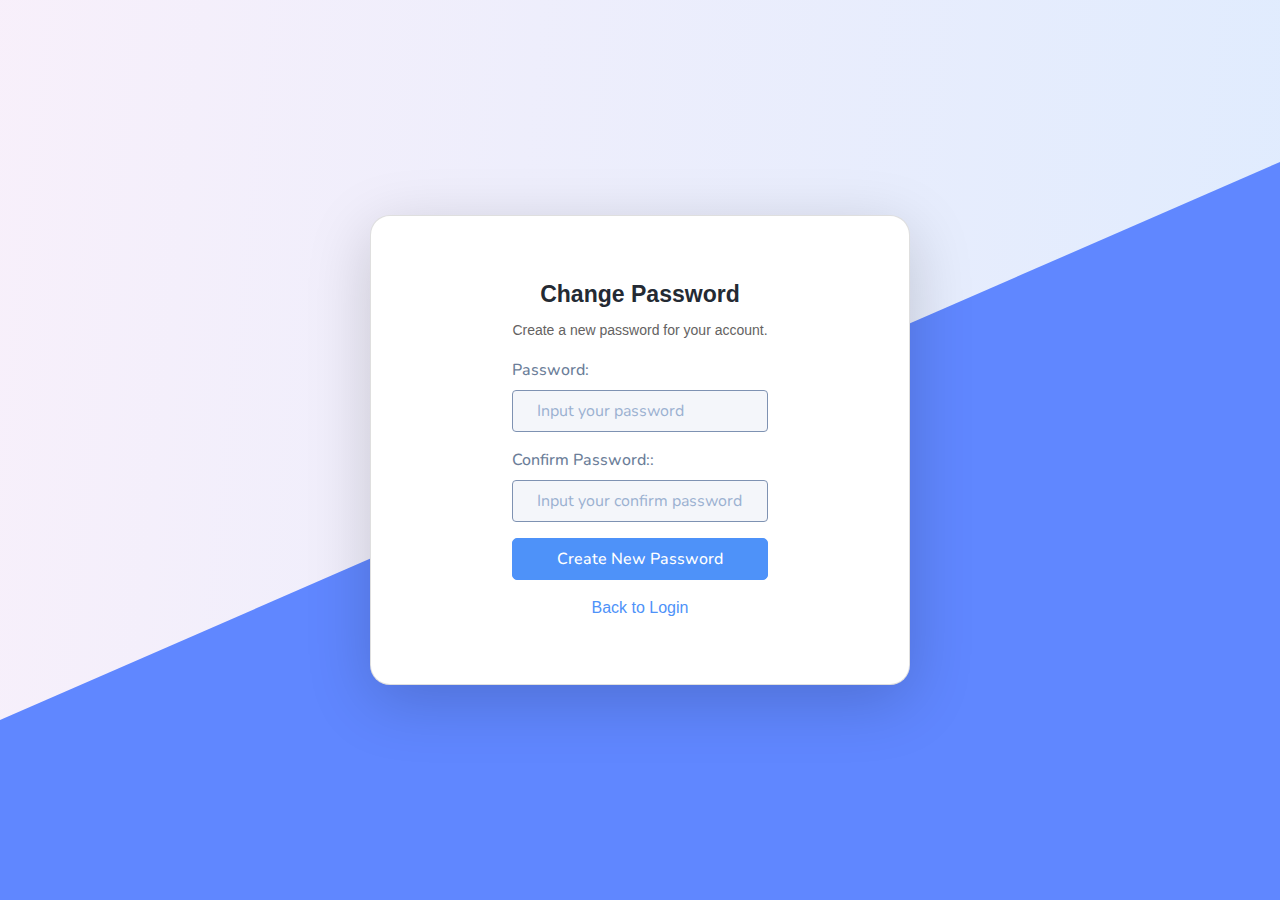
<file: changepassword.html>
<!DOCTYPE html>
<html lang="en-US" dir="ltr">

  <head>
    <meta charset="utf-8">
    <meta http-equiv="X-UA-Compatible" content="IE=edge">
    <meta name="viewport" content="width=device-width, initial-scale=1">


    <!-- ===============================================-->
    <!--    Document Title-->
    <!-- ===============================================-->
    <title>Klean | Landing, Corporate &amp; Business Templatee</title>


    <!-- ===============================================-->
    <!--    Favicons-->
    <!-- ===============================================-->
    <link rel="apple-touch-icon" sizes="180x180" href="assets/img/favicons/apple-touch-icon.png">
    <link rel="icon" type="image/png" sizes="32x32" href="assets/img/favicons/favicon-32x32.png">
    <link rel="icon" type="image/png" sizes="16x16" href="assets/img/favicons/favicon-16x16.png">
    <link rel="shortcut icon" type="image/x-icon" href="assets/img/favicons/favicon.ico">
    <link rel="manifest" href="assets/img/favicons/manifest.json">
    <meta name="msapplication-TileImage" content="assets/img/favicons/mstile-150x150.png">
    <meta name="theme-color" content="#ffffff">
    <link rel="stylesheet" href="https://cdnjs.cloudflare.com/ajax/libs/font-awesome/6.5.1/css/all.min.css" integrity="sha512-DTOQO9RWCH3ppGqcWaEA1BIZOC6xxalwEsw9c2QQeAIftl+Vegovlnee1c9QX4TctnWMn13TZye+giMm8e2LwA==" crossorigin="anonymous" referrerpolicy="no-referrer" />
    <!-- ===============================================-->
    <!--    Stylesheets-->
    <!-- ===============================================-->
    <link href="https://cdn.jsdelivr.net/npm/bootstrap@5.3.2/dist/css/bootstrap.min.css" rel="stylesheet" integrity="sha384-T3c6CoIi6uLrA9TneNEoa7RxnatzjcDSCmG1MXxSR1GAsXEV/Dwwykc2MPK8M2HN" crossorigin="anonymous">
    <link href="assets/css/theme.css" rel="stylesheet" />
    <link rel="stylesheet" href="./assets/css/themelogin.css">

  </head>


  <body class="position-relative">
    <div class="custom-shape"></div>
    <div class="min-vh-100 container d-flex justify-content-center align-items-center">
        <div class="card p-lg-5 my-5 shadow shadow-lg rounded align-items-center rounded-3" style="min-width: 60vh;">
            <div class="card-body">
                <div class="text-center pb-3">
                    <h4 class="card-title fw-bold">Change Password</h4>
                    <div class="d-inline-block w-100">
                        <p class="card-text mt-0" style="color: #646262; font-size: 14px;">Create a new password for your account.</p>
                    </div>
                </div>
                <form action="" class="">
                    <div class="mb-3">
                        <label  class="form-label">Password:</label>
                        <input type="password" class="form-control"  aria-describedby="emailHelp" placeholder="Input your password">
                    </div>
                    <div class="mb-3">
                        <label  class="form-label">Confirm Password::</label>
                        <input type="password" class="form-control"  aria-describedby="emailHelp" placeholder="Input your confirm password">
                    </div>
                    <button type="submit" class="btn btn-primary w-100">Create New Password</button>
                    <div class="text-center mt-3">
                        <a href="#" class="text-primary">Back to Login</a>
                    </div>
                </form>
            </div>
          </div>
    </div>

    <script src="https://cdnjs.cloudflare.com/ajax/libs/jquery/3.7.1/jquery.min.js" integrity="sha512-v2CJ7UaYy4JwqLDIrZUI/4hqeoQieOmAZNXBeQyjo21dadnwR+8ZaIJVT8EE2iyI61OV8e6M8PP2/4hpQINQ/g==" crossorigin="anonymous" referrerpolicy="no-referrer"></script>
    <script src="https://cdn.jsdelivr.net/npm/bootstrap@5.3.2/dist/js/bootstrap.bundle.min.js" integrity="sha384-C6RzsynM9kWDrMNeT87bh95OGNyZPhcTNXj1NW7RuBCsyN/o0jlpcV8Qyq46cDfL" crossorigin="anonymous"></script>
    <link href="https://fonts.googleapis.com/css2?family=Nunito:wght@300;400;600;700;800;900&amp;display=swap" rel="stylesheet">
  </body>

</html>
</file>
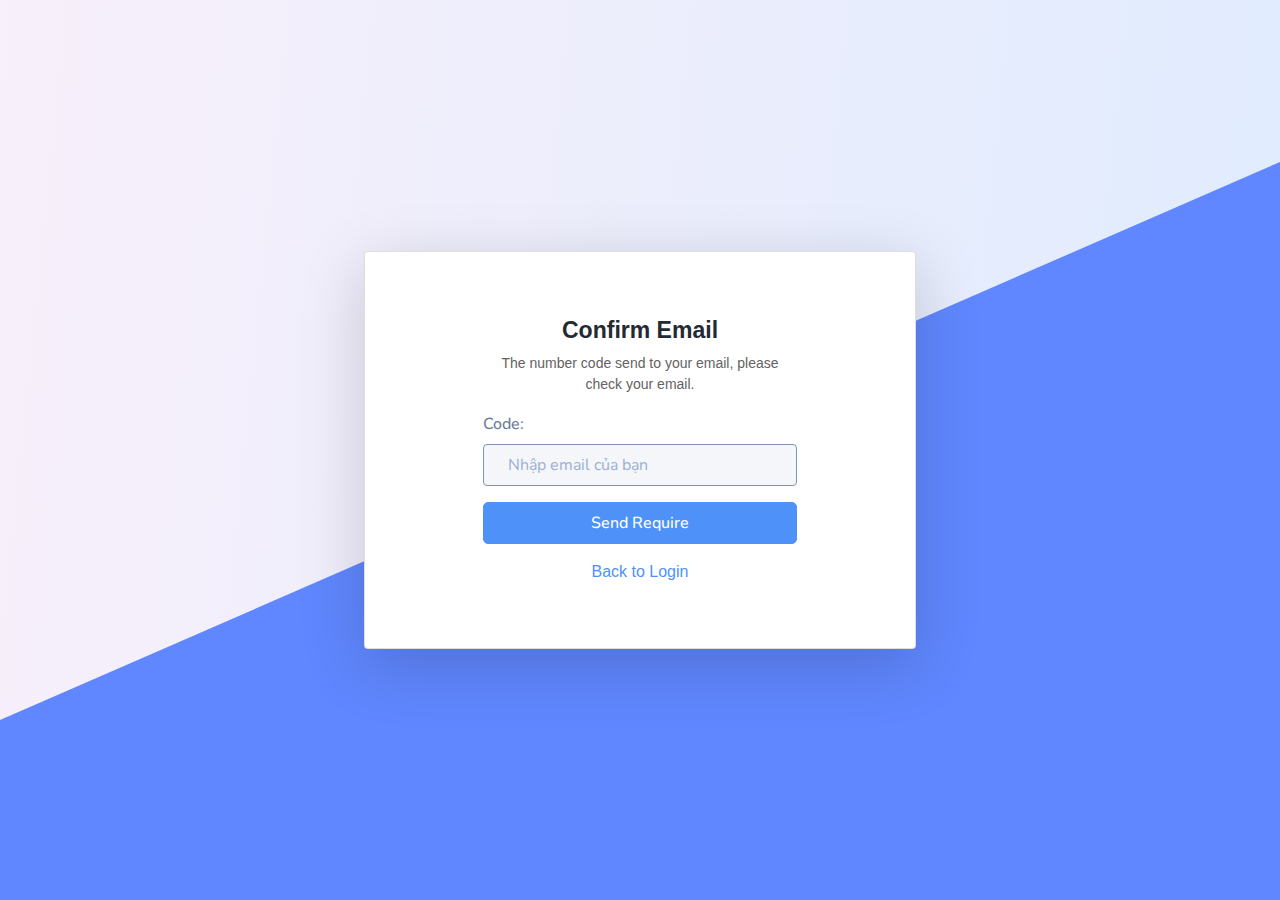
<file: confirmemail.html>
<!DOCTYPE html>
<html lang="en-US" dir="ltr">

  <head>
    <meta charset="utf-8">
    <meta http-equiv="X-UA-Compatible" content="IE=edge">
    <meta name="viewport" content="width=device-width, initial-scale=1">


    <!-- ===============================================-->
    <!--    Document Title-->
    <!-- ===============================================-->
    <title>Klean | Landing, Corporate &amp; Business Templatee</title>


    <!-- ===============================================-->
    <!--    Favicons-->
    <!-- ===============================================-->
    <link rel="apple-touch-icon" sizes="180x180" href="assets/img/favicons/apple-touch-icon.png">
    <link rel="icon" type="image/png" sizes="32x32" href="assets/img/favicons/favicon-32x32.png">
    <link rel="icon" type="image/png" sizes="16x16" href="assets/img/favicons/favicon-16x16.png">
    <link rel="shortcut icon" type="image/x-icon" href="assets/img/favicons/favicon.ico">
    <link rel="manifest" href="assets/img/favicons/manifest.json">
    <meta name="msapplication-TileImage" content="assets/img/favicons/mstile-150x150.png">
    <meta name="theme-color" content="#ffffff">
    <link rel="stylesheet" href="https://cdnjs.cloudflare.com/ajax/libs/font-awesome/6.5.1/css/all.min.css" integrity="sha512-DTOQO9RWCH3ppGqcWaEA1BIZOC6xxalwEsw9c2QQeAIftl+Vegovlnee1c9QX4TctnWMn13TZye+giMm8e2LwA==" crossorigin="anonymous" referrerpolicy="no-referrer" />
    <!-- ===============================================-->
    <!--    Stylesheets-->
    <!-- ===============================================-->
    <link href="https://cdn.jsdelivr.net/npm/bootstrap@5.3.2/dist/css/bootstrap.min.css" rel="stylesheet" integrity="sha384-T3c6CoIi6uLrA9TneNEoa7RxnatzjcDSCmG1MXxSR1GAsXEV/Dwwykc2MPK8M2HN" crossorigin="anonymous">
    <link href="assets/css/theme.css" rel="stylesheet" />
    <link rel="stylesheet" href="./assets/css/themelogin.css">

  </head>


  <body class="position-relative">
    <div class="custom-shape"></div>
    <div class="min-vh-100 container d-flex justify-content-center align-items-center">
        <div class="card p-lg-5 my-5 shadow shadow-lg rounded align-items-center" style="max-width: 70vh;">
            <div class="col-12 col-lg-10">
                <div class="card-body">
                    <div class="container">
                        <div class="text-center pb-3">
                            <h4 class="card-title fw-bold">Confirm Email</h4>
                            <div class="d-inline-block w-100">
                                <p class="card-text mt-0" style="color: #646262; font-size: 14px;">The number code send to your email, please check your email.</p>
                            </div>
                        </div>
                        <form action="" class="">
                            <div class="mb-3">
                                <label  class="form-label">Code:</label>
                                <input type="text" class="form-control" placeholder="Nhập email của bạn">
                            </div>
                            <button type="submit" class="btn btn-primary w-100">Send Require</button>
                            <div class="text-center mt-3">
                                <a href="#" class="text-primary">Back to Login</a>
                            </div>
                        </form>
                    </div>
                </div>
            </div>
          </div>
    </div>

    <script src="https://cdnjs.cloudflare.com/ajax/libs/jquery/3.7.1/jquery.min.js" integrity="sha512-v2CJ7UaYy4JwqLDIrZUI/4hqeoQieOmAZNXBeQyjo21dadnwR+8ZaIJVT8EE2iyI61OV8e6M8PP2/4hpQINQ/g==" crossorigin="anonymous" referrerpolicy="no-referrer"></script>
    <script src="https://cdn.jsdelivr.net/npm/bootstrap@5.3.2/dist/js/bootstrap.bundle.min.js" integrity="sha384-C6RzsynM9kWDrMNeT87bh95OGNyZPhcTNXj1NW7RuBCsyN/o0jlpcV8Qyq46cDfL" crossorigin="anonymous"></script>
    <link href="https://fonts.googleapis.com/css2?family=Nunito:wght@300;400;600;700;800;900&amp;display=swap" rel="stylesheet">
  </body>

</html>
</file>
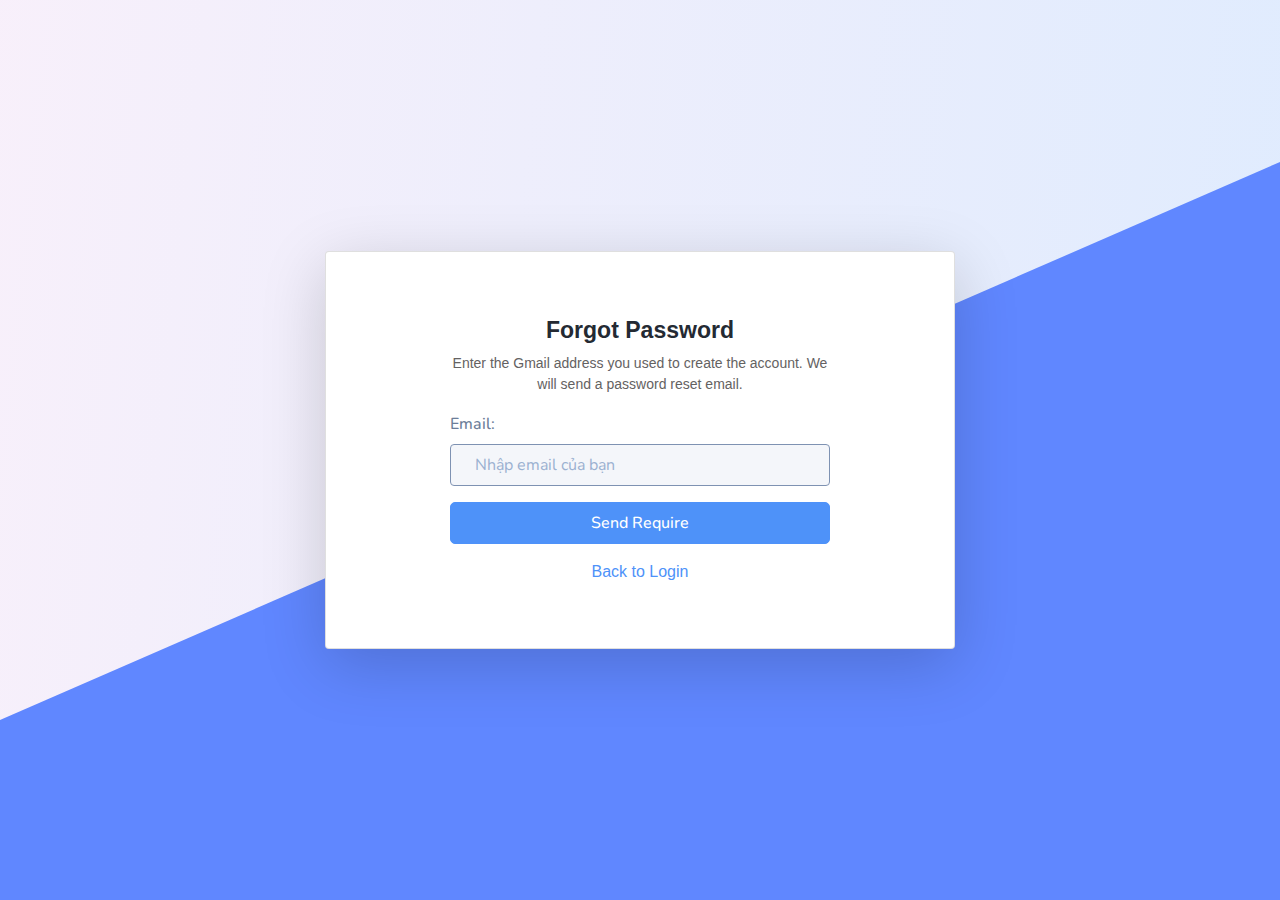
<file: forgotpassword.html>
<!DOCTYPE html>
<html lang="en-US" dir="ltr">

  <head>
    <meta charset="utf-8">
    <meta http-equiv="X-UA-Compatible" content="IE=edge">
    <meta name="viewport" content="width=device-width, initial-scale=1">


    <!-- ===============================================-->
    <!--    Document Title-->
    <!-- ===============================================-->
    <title>Klean | Landing, Corporate &amp; Business Templatee</title>


    <!-- ===============================================-->
    <!--    Favicons-->
    <!-- ===============================================-->
    <link rel="apple-touch-icon" sizes="180x180" href="assets/img/favicons/apple-touch-icon.png">
    <link rel="icon" type="image/png" sizes="32x32" href="assets/img/favicons/favicon-32x32.png">
    <link rel="icon" type="image/png" sizes="16x16" href="assets/img/favicons/favicon-16x16.png">
    <link rel="shortcut icon" type="image/x-icon" href="assets/img/favicons/favicon.ico">
    <link rel="manifest" href="assets/img/favicons/manifest.json">
    <meta name="msapplication-TileImage" content="assets/img/favicons/mstile-150x150.png">
    <meta name="theme-color" content="#ffffff">
    <link rel="stylesheet" href="https://cdnjs.cloudflare.com/ajax/libs/font-awesome/6.5.1/css/all.min.css" integrity="sha512-DTOQO9RWCH3ppGqcWaEA1BIZOC6xxalwEsw9c2QQeAIftl+Vegovlnee1c9QX4TctnWMn13TZye+giMm8e2LwA==" crossorigin="anonymous" referrerpolicy="no-referrer" />
    <!-- ===============================================-->
    <!--    Stylesheets-->
    <!-- ===============================================-->
    <link href="https://cdn.jsdelivr.net/npm/bootstrap@5.3.2/dist/css/bootstrap.min.css" rel="stylesheet" integrity="sha384-T3c6CoIi6uLrA9TneNEoa7RxnatzjcDSCmG1MXxSR1GAsXEV/Dwwykc2MPK8M2HN" crossorigin="anonymous">
    <link href="assets/css/theme.css" rel="stylesheet" />
    <link rel="stylesheet" href="./assets/css/themelogin.css">

  </head>


  <body class="position-relative">
    <div class="custom-shape"></div>
    <div class="min-vh-100 container d-flex justify-content-center align-items-center">
        <div class="card p-lg-5 my-5 shadow shadow-lg rounded align-items-center" style="max-width: 70vh;">
            <div class="col-12 col-lg-10">
                <div class="card-body">
                    <div class="container">
                        <div class="text-center pb-3">
                            <h4 class="card-title fw-bold">Forgot Password</h4>
                            <div class="d-inline-block w-100">
                                <p class="card-text mt-0" style="color: #646262; font-size: 14px;">Enter the Gmail address you used to create the account. We will send a password reset email.</p>
                            </div>
                        </div>
                        <form action="" class="">
                            <div class="mb-3">
                                <label  class="form-label">Email:</label>
                                <input type="email" class="form-control" id="exampleInputEmail1" aria-describedby="emailHelp" placeholder="Nhập email của bạn">
                            </div>
                            <button type="submit" class="btn btn-primary w-100">Send Require</button>
                            <div class="text-center mt-3">
                                <a href="#" class="text-primary">Back to Login</a>
                            </div>
                        </form>
                    </div>
                </div>
            </div>
          </div>
    </div>

    <script src="https://cdnjs.cloudflare.com/ajax/libs/jquery/3.7.1/jquery.min.js" integrity="sha512-v2CJ7UaYy4JwqLDIrZUI/4hqeoQieOmAZNXBeQyjo21dadnwR+8ZaIJVT8EE2iyI61OV8e6M8PP2/4hpQINQ/g==" crossorigin="anonymous" referrerpolicy="no-referrer"></script>
    <script src="https://cdn.jsdelivr.net/npm/bootstrap@5.3.2/dist/js/bootstrap.bundle.min.js" integrity="sha384-C6RzsynM9kWDrMNeT87bh95OGNyZPhcTNXj1NW7RuBCsyN/o0jlpcV8Qyq46cDfL" crossorigin="anonymous"></script>
    <link href="https://fonts.googleapis.com/css2?family=Nunito:wght@300;400;600;700;800;900&amp;display=swap" rel="stylesheet">
  </body>

</html>
</file>
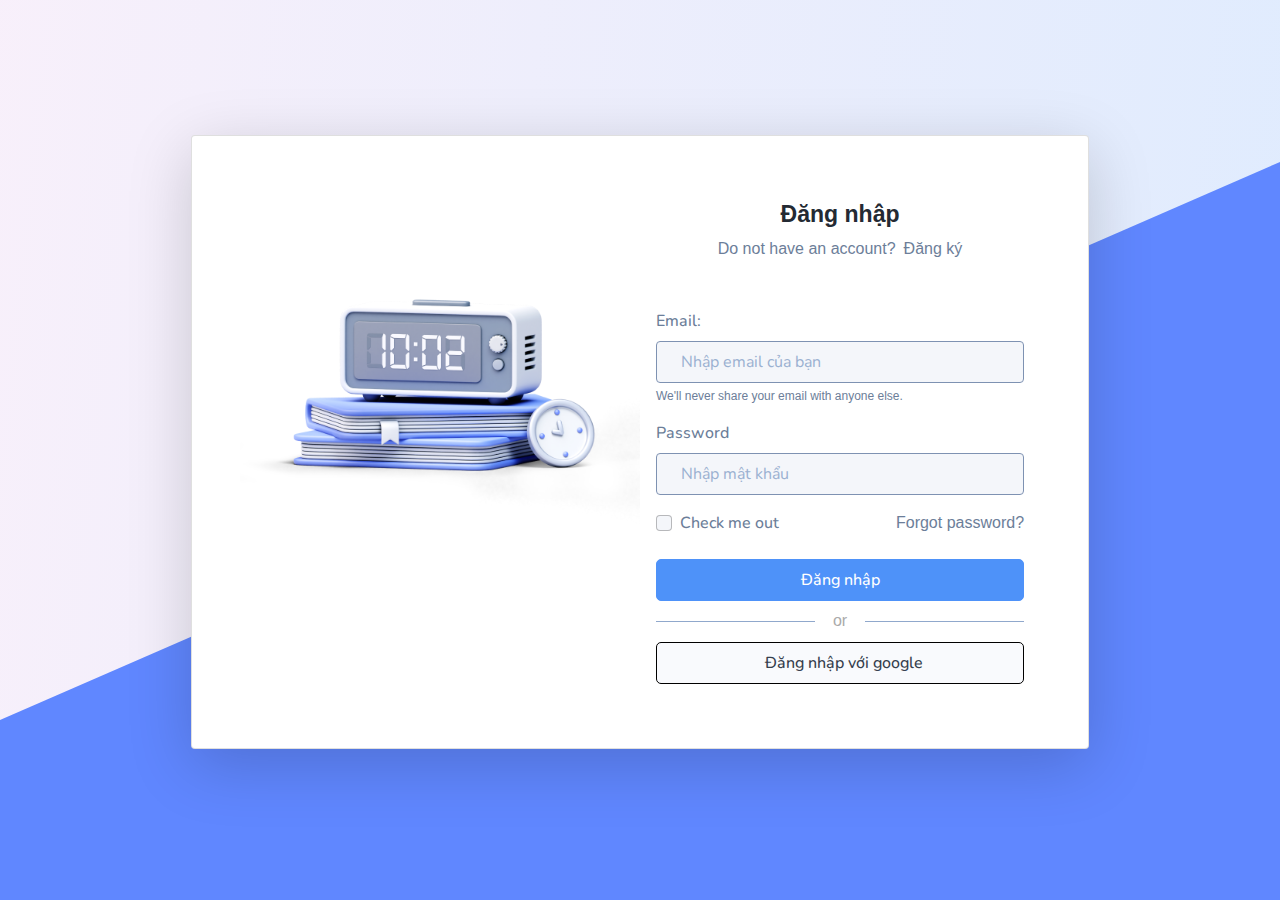
<file: login.html>
<!DOCTYPE html>
<html lang="en-US" dir="ltr">

  <head>
    <meta charset="utf-8">
    <meta http-equiv="X-UA-Compatible" content="IE=edge">
    <meta name="viewport" content="width=device-width, initial-scale=1">


    <!-- ===============================================-->
    <!--    Document Title-->
    <!-- ===============================================-->
    <title>Klean | Landing, Corporate &amp; Business Templatee</title>


    <!-- ===============================================-->
    <!--    Favicons-->
    <!-- ===============================================-->
    <link rel="apple-touch-icon" sizes="180x180" href="assets/img/favicons/apple-touch-icon.png">
    <link rel="icon" type="image/png" sizes="32x32" href="assets/img/favicons/favicon-32x32.png">
    <link rel="icon" type="image/png" sizes="16x16" href="assets/img/favicons/favicon-16x16.png">
    <link rel="shortcut icon" type="image/x-icon" href="assets/img/favicons/favicon.ico">
    <link rel="manifest" href="assets/img/favicons/manifest.json">
    <meta name="msapplication-TileImage" content="assets/img/favicons/mstile-150x150.png">
    <meta name="theme-color" content="#ffffff">
    <link rel="stylesheet" href="https://cdnjs.cloudflare.com/ajax/libs/font-awesome/6.5.1/css/all.min.css" integrity="sha512-DTOQO9RWCH3ppGqcWaEA1BIZOC6xxalwEsw9c2QQeAIftl+Vegovlnee1c9QX4TctnWMn13TZye+giMm8e2LwA==" crossorigin="anonymous" referrerpolicy="no-referrer" />
    <!-- ===============================================-->
    <!--    Stylesheets-->
    <!-- ===============================================-->
    <link href="https://cdn.jsdelivr.net/npm/bootstrap@5.3.2/dist/css/bootstrap.min.css" rel="stylesheet" integrity="sha384-T3c6CoIi6uLrA9TneNEoa7RxnatzjcDSCmG1MXxSR1GAsXEV/Dwwykc2MPK8M2HN" crossorigin="anonymous">
    <link href="assets/css/theme.css" rel="stylesheet" />
    <link rel="stylesheet" href="./assets/css/themelogin.css">

  </head>


  <body class="position-relative">
    <div class="custom-shape"></div>
    <div class="vh-100 main-login container d-flex justify-content-center align-items-center">
        <div class="card mb-3 p-lg-5 shadow shadow-lg rounded" style="max-width: 100vh;">
            <div class="row g-0">
              <div class="col-md-6">
                <img src="./assets/img/profile/imageleft.png" class="img-fluid rounded-start" alt="...">
              </div>
              <div class="col-md-6">
                <div class="card-body">
                    <div class="container">
                        <div class="text-center pb-5">
                            <h4 class="card-title">Đăng nhập</h4>
                            <div class="d-inline-block w-100">
                                <p class="card-text mt-0 ">Do not have an account?<a href="#" class="ms-2">Đăng ký</a></p>
                            </div>
                        </div>
                        <form action="" class="">
                            <div class="mb-3">
                              <label  class="form-label">Email:</label>
                              <input type="email" class="form-control" id="exampleInputEmail1" aria-describedby="emailHelp" placeholder="Nhập email của bạn">
                              <div id="emailHelp" class="form-text">We'll never share your email with anyone else.</div>
                            </div>
                            <div class="mb-3">
                              <label for="exampleInputPassword1" class="form-label">Password</label>
                              <input type="password" class="form-control" placeholder="Nhập mật khẩu">
                            </div>
                            <div class="d-flex justify-content-between">
                                <div class="mb-3 form-check">
                                    <input type="checkbox" class="form-check-input" id="exampleCheck1">
                                    <label class="form-check-label" for="exampleCheck1">Check me out</label>
                                </div>
                                <div class="ms-auto">
                                    <a href="#">Forgot password?</a>
                                </div>
                            </div>
                            
                            <button type="submit" class="btn btn-primary w-100">Đăng nhập</button>
                            <div class="col-md-12">
                                <div class="login-or">
                                   <hr class="hr-or">
                                   <span class="span-or">or</span>
                                </div>
                            </div>
                            <a type="submit" class="btn btn-light w-100 border border-1 border-dark"><i class="fa-brands fa-google"></i><span class="ms-2">Đăng nhập với google</span></a>
                        </form>
                    </div>
                </div>
              </div>
            </div>
          </div>
    </div>

    <script src="https://cdnjs.cloudflare.com/ajax/libs/jquery/3.7.1/jquery.min.js" integrity="sha512-v2CJ7UaYy4JwqLDIrZUI/4hqeoQieOmAZNXBeQyjo21dadnwR+8ZaIJVT8EE2iyI61OV8e6M8PP2/4hpQINQ/g==" crossorigin="anonymous" referrerpolicy="no-referrer"></script>
    <script src="https://cdn.jsdelivr.net/npm/bootstrap@5.3.2/dist/js/bootstrap.bundle.min.js" integrity="sha384-C6RzsynM9kWDrMNeT87bh95OGNyZPhcTNXj1NW7RuBCsyN/o0jlpcV8Qyq46cDfL" crossorigin="anonymous"></script>
    <link href="https://fonts.googleapis.com/css2?family=Nunito:wght@300;400;600;700;800;900&amp;display=swap" rel="stylesheet">
  </body>

</html>
</file>
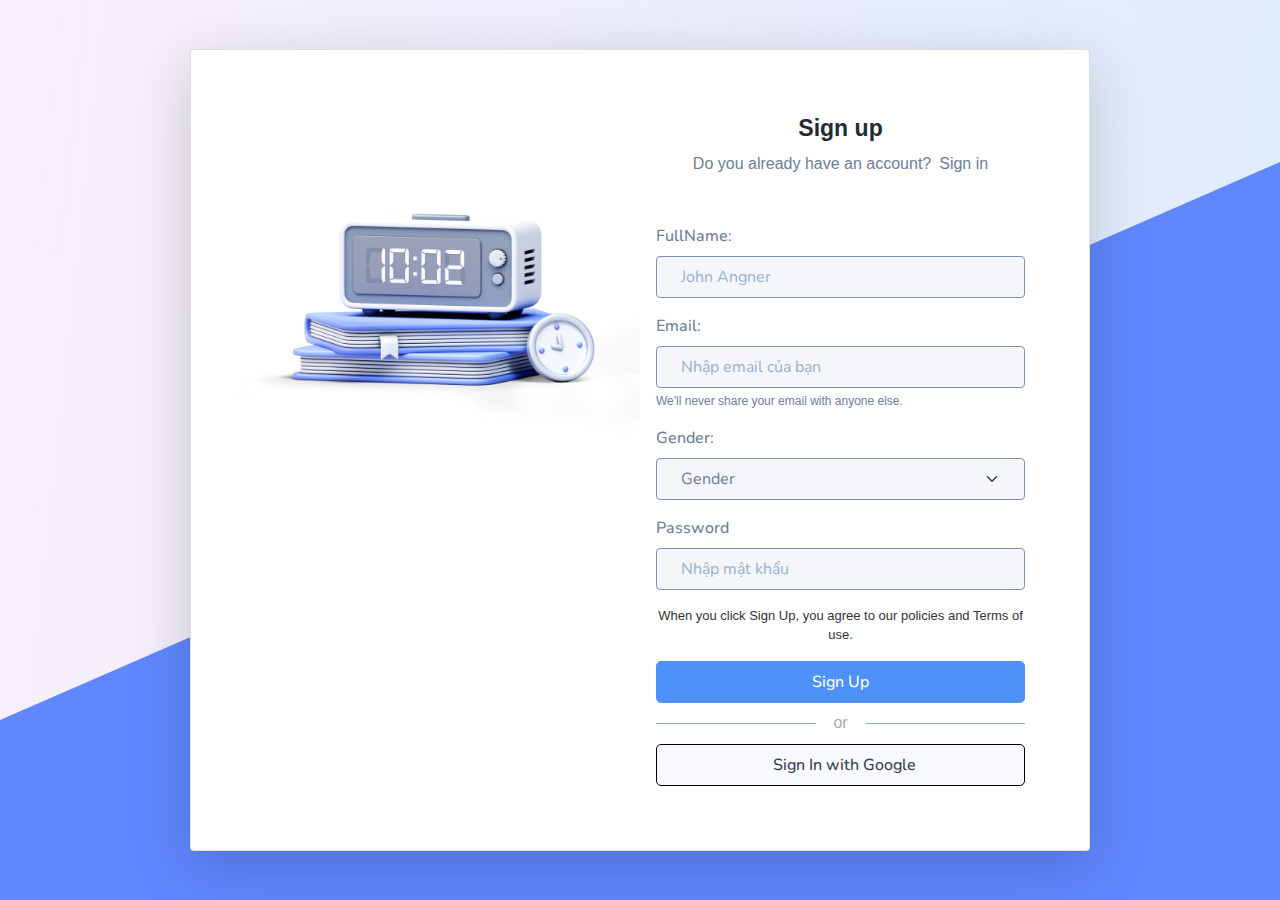
<file: register.html>
<!DOCTYPE html>
<html lang="en-US" dir="ltr">

  <head>
    <meta charset="utf-8">
    <meta http-equiv="X-UA-Compatible" content="IE=edge">
    <meta name="viewport" content="width=device-width, initial-scale=1">


    <!-- ===============================================-->
    <!--    Document Title-->
    <!-- ===============================================-->
    <title>Klean | Landing, Corporate &amp; Business Templatee</title>


    <!-- ===============================================-->
    <!--    Favicons-->
    <!-- ===============================================-->
    <link rel="apple-touch-icon" sizes="180x180" href="assets/img/favicons/apple-touch-icon.png">
    <link rel="icon" type="image/png" sizes="32x32" href="assets/img/favicons/favicon-32x32.png">
    <link rel="icon" type="image/png" sizes="16x16" href="assets/img/favicons/favicon-16x16.png">
    <link rel="shortcut icon" type="image/x-icon" href="assets/img/favicons/favicon.ico">
    <link rel="manifest" href="assets/img/favicons/manifest.json">
    <meta name="msapplication-TileImage" content="assets/img/favicons/mstile-150x150.png">
    <meta name="theme-color" content="#ffffff">
    <link rel="stylesheet" href="https://cdnjs.cloudflare.com/ajax/libs/font-awesome/6.5.1/css/all.min.css" integrity="sha512-DTOQO9RWCH3ppGqcWaEA1BIZOC6xxalwEsw9c2QQeAIftl+Vegovlnee1c9QX4TctnWMn13TZye+giMm8e2LwA==" crossorigin="anonymous" referrerpolicy="no-referrer" />
    <!-- ===============================================-->
    <!--    Stylesheets-->
    <!-- ===============================================-->
    <link href="https://cdn.jsdelivr.net/npm/bootstrap@5.3.2/dist/css/bootstrap.min.css" rel="stylesheet" integrity="sha384-T3c6CoIi6uLrA9TneNEoa7RxnatzjcDSCmG1MXxSR1GAsXEV/Dwwykc2MPK8M2HN" crossorigin="anonymous">
    <link href="assets/css/theme.css" rel="stylesheet" />
    <link rel="stylesheet" href="./assets/css/themelogin.css">

  </head>


  <body class="position-relative">
    <div class="custom-shape"></div>
    <div class="min-vh-100 container d-flex justify-content-center align-items-center">
        <div class="card p-lg-5 my-5 shadow shadow-lg rounded" style="max-width: 100vh;">
            <div class="row g-0">
              <div class="col-md-6">
                <img src="./assets/img/profile/imageleft.png" class="img-fluid rounded-start" alt="...">
              </div>
              <div class="col-md-6">
                <div class="card-body">
                    <div class="container">
                        <div class="text-center pb-5">
                            <h4 class="card-title">Sign up</h4>
                            <div class="d-inline-block w-100">
                                <p class="card-text mt-0 ">Do you already have an account?<a href="#" class="ms-2">Sign in</a></p>
                            </div>
                        </div>
                        <form action="" class="">
                            <div class="mb-3">
                                <label  class="form-label">FullName:</label>
                                <input type="email" class="form-control" aria-describedby="emailHelp" placeholder="John Angner">
                              </div>
                            <div class="mb-3">
                              <label  class="form-label">Email:</label>
                              <input type="email" class="form-control" id="exampleInputEmail1" aria-describedby="emailHelp" placeholder="Nhập email của bạn">
                              <div id="emailHelp" class="form-text">We'll never share your email with anyone else.</div>
                            </div>
                            <div class="mb-3">
                                <label  class="form-label">Gender:</label>
                                <select class="form-select">
                                    <option>Gender</option>
                                    <option>2</option>
                                    <option>3</option>
                                    <option>4</option>
                                  </select>
                            </div>
                            <div class="mb-3">
                              <label for="exampleInputPassword1" class="form-label">Password</label>
                              <input type="password" class="form-control" placeholder="Nhập mật khẩu">
                            </div>
                            <div class="d-flex justify-content-center align-items-center">
                                <p class="text-center" style="color: #333; font-size: 13px;">When you click Sign Up, you agree to our policies and
                                    Terms of use.</p>
                            </div>
                            
                            <button type="submit" class="btn btn-primary w-100">Sign Up</button>
                            <div class="col-md-12">
                                <div class="login-or">
                                   <hr class="hr-or">
                                   <span class="span-or">or</span>
                                </div>
                            </div>
                            <a type="submit" class="btn btn-light w-100 border border-1 border-dark"><i class="fa-brands fa-google"></i><span class="ms-2">Sign In with Google</span></a>
                        </form>
                    </div>
                </div>
              </div>
            </div>
          </div>
    </div>

    <script src="https://cdnjs.cloudflare.com/ajax/libs/jquery/3.7.1/jquery.min.js" integrity="sha512-v2CJ7UaYy4JwqLDIrZUI/4hqeoQieOmAZNXBeQyjo21dadnwR+8ZaIJVT8EE2iyI61OV8e6M8PP2/4hpQINQ/g==" crossorigin="anonymous" referrerpolicy="no-referrer"></script>
    <script src="https://cdn.jsdelivr.net/npm/bootstrap@5.3.2/dist/js/bootstrap.bundle.min.js" integrity="sha384-C6RzsynM9kWDrMNeT87bh95OGNyZPhcTNXj1NW7RuBCsyN/o0jlpcV8Qyq46cDfL" crossorigin="anonymous"></script>
    <link href="https://fonts.googleapis.com/css2?family=Nunito:wght@300;400;600;700;800;900&amp;display=swap" rel="stylesheet">
  </body>

</html>
</file>
<file: assets/css/theme.css>
/* -------------------------------------------------------------------------- */
/*                                 Theme                                      */
/* -------------------------------------------------------------------------- */
/* prettier-ignore */
/* -------------------------------------------------------------------------- */
/*                                  Utilities                                 */
/* -------------------------------------------------------------------------- */
/*-----------------------------------------------
|   Bootstrap Styles
-----------------------------------------------*/
/*!
 * Bootstrap v5.0.0-alpha1 (https://getbootstrap.com/)
 * Copyright 2011-2020 The Bootstrap Authors
 * Copyright 2011-2020 Twitter, Inc.
 * Licensed under MIT (https://github.com/twbs/bootstrap/blob/main/LICENSE)
 */

:root {
  --bs-blue: #4E92F9;
  --bs-indigo: #8845FF;
  --bs-purple: #C46DE3;
  --bs-pink: #EE6BFA;
  --bs-red: #EB6453;
  --bs-orange: #F0980E;
  --bs-yellow: #EFAB18;
  --bs-green: #96D121;
  --bs-teal: #18DEBC;
  --bs-cyan: #21D4DF;
  --bs-white: #fff;
  --bs-gray: #5A6980;
  --bs-gray-dark: #363F4D;
  --bs-primary: #4E92F9;
  --bs-secondary: #C46DE3;
  --bs-success: #96D121;
  --bs-info: #21D4DF;
  --bs-warning: #EFAB18;
  --bs-danger: #EB6453;
  --bs-light: #F9FAFD;
  --bs-dark: #000000;
  --bs-font-sans-serif: "Nunito", "Open Sans", -apple-system, BlinkMacSystemFont, "Segoe UI", "Helvetica Neue", Arial, sans-serif, "Apple Color Emoji", "Segoe UI Emoji", "Segoe UI Symbol";
  --bs-font-monospace: "SFMono-Regular", Menlo, Monaco, Consolas, "Liberation Mono", "Courier New", monospace;
  --bs-gradient: linear-gradient(180deg, rgba(255, 255, 255, 0.15), rgba(255, 255, 255, 0));
}

*,
*::before,
*::after {
  -webkit-box-sizing: border-box;
  box-sizing: border-box;
}

@media (prefers-reduced-motion: no-preference) {
  :root {
    scroll-behavior: smooth;
  }
}

body {
  margin: 0;
  font-family: "Inter", -apple-system, BlinkMacSystemFont, "Segoe UI", "Helvetica Neue", Arial, sans-serif, "Apple Color Emoji", "Segoe UI Emoji", "Segoe UI Symbol";
  font-size: 1rem;
  font-weight: 400;
  line-height: 1.5;
  color: #6C7E99;
  background-color: #fff;
  -webkit-text-size-adjust: 100%;
  -webkit-tap-highlight-color: rgba(0, 0, 0, 0);
}

.font-base {
  font-family: "Baloo Bhaijaan 2",Menlo,Monaco,Consolas,"Liberation Mono","Courier New",monospace;
}

hr {
  margin: 1rem 0;
  color: #90A8CC;
  background-color: currentColor;
  border: 0;
  opacity: 1;
}

hr:not([size]) {
  height: 1px;
}

h1, .h1, h2, .h2, h3, .h3, h4, .h4, h5, .h5, h6, .h6 {
  margin-top: 0;
  margin-bottom: 0.5rem;
  line-height: 1.3;
  color: #242A33;
}

h1, .h1 {
  font-size: calc(1.37383rem + 1.48598vw);
}

@media (min-width: 1200px) {
  h1, .h1 {
    font-size: 2.48832rem;
  }
}

h2, .h2 {
  font-size: calc(1.33236rem + 0.98832vw);
}

@media (min-width: 1200px) {
  h2, .h2 {
    font-size: 2.0736rem;
  }
}

h3, .h3 {
  font-size: calc(1.2978rem + 0.5736vw);
}

@media (min-width: 1200px) {
  h3, .h3 {
    font-size: 1.728rem;
  }
}

h4, .h4 {
  font-size: calc(1.269rem + 0.228vw);
}

@media (min-width: 1200px) {
  h4, .h4 {
    font-size: 1.44rem;
  }
}

h5, .h5 {
  font-size: 1.2rem;
}

h6, .h6 {
  font-size: 0.83333rem;
}

p {
  margin-top: 0;
  margin-bottom: 1rem;
}

abbr[title],
abbr[data-bs-original-title] {
  -webkit-text-decoration: underline dotted;
  text-decoration: underline dotted;
  cursor: help;
  -webkit-text-decoration-skip-ink: none;
  text-decoration-skip-ink: none;
}

address {
  margin-bottom: 1rem;
  font-style: normal;
  line-height: inherit;
}

ol,
ul {
  padding-left: 2rem;
}

ol,
ul,
dl {
  margin-top: 0;
  margin-bottom: 1rem;
}

ol ol,
ul ul,
ol ul,
ul ol {
  margin-bottom: 0;
}

dt {
  font-weight: 700;
}

dd {
  margin-bottom: .5rem;
  margin-left: 0;
}

blockquote {
  margin: 0 0 1rem;
}

b,
strong {
  font-weight: 800;
}

small, .small {
  font-size: 75%;
}

mark, .mark {
  padding: 0.2em;
  background-color: #fcf8e3;
}

sub,
sup {
  position: relative;
  font-size: 0.75em;
  line-height: 0;
  vertical-align: baseline;
}

sub {
  bottom: -.25em;
}

sup {
  top: -.5em;
}

a {
  color: inherit;
  text-decoration: none;
  cursor: pointer;
}

a:hover,
a:active,
a:focus {
    outline: none;
    text-decoration: none;
    color: var(--bs-blue);
}

a:not([href]):not([class]), a:not([href]):not([class]):hover {
  color: inherit;
  text-decoration: none;
}

pre,
code,
kbd,
samp {
  font-family: var(--bs-font-monospace);
  font-size: 1em;
  direction: ltr /* rtl:ignore */;
  unicode-bidi: bidi-override;
}

pre {
  display: block;
  margin-top: 0;
  margin-bottom: 1rem;
  overflow: auto;
  font-size: 75%;
}

pre code {
  font-size: inherit;
  color: inherit;
  word-break: normal;
}

code {
  font-size: 75%;
  color: #EE6BFA;
  word-wrap: break-word;
}

a > code {
  color: inherit;
}

kbd {
  padding: 0.2rem 0.4rem;
  font-size: 75%;
  color: #fff;
  background-color: #242A33;
  border-radius: 0.625rem;
}

kbd kbd {
  padding: 0;
  font-size: 1em;
  font-weight: 700;
}

figure {
  margin: 0 0 1rem;
}

img,
svg {
  vertical-align: middle;
}

table {
  caption-side: bottom;
  border-collapse: collapse;
}

caption {
  padding-top: 0.5rem;
  padding-bottom: 0.5rem;
  color: #6C7E99;
  text-align: left;
}

th {
  text-align: inherit;
  text-align: -webkit-match-parent;
}

thead,
tbody,
tfoot,
tr,
td,
th {
  border-color: inherit;
  border-style: solid;
  border-width: 0;
}

label {
  display: inline-block;
}

input,
button,
a {
    transition: all 0.4s ease;
    -moz-transition: all 0.4s ease;
    -o-transition: all 0.4s ease;
    -ms-transition: all 0.4s ease;
    -webkit-transition: all 0.4s ease;
}


button {
  border-radius: 0;
}

button:focus:not(:focus-visible) {
  outline: 0;
}

input,
button,
select,
optgroup,
textarea {
  margin: 0;
  font-family: inherit;
  font-size: inherit;
  line-height: inherit;
}

button,
select {
  text-transform: none;
}

[role="button"] {
  cursor: pointer;
}

select {
  word-wrap: normal;
}

select:disabled {
  opacity: 1;
}

[list]::-webkit-calendar-picker-indicator {
  display: none;
}

button,
[type="button"],
[type="reset"],
[type="submit"] {
  -webkit-appearance: button;
}

button:not(:disabled),
[type="button"]:not(:disabled),
[type="reset"]:not(:disabled),
[type="submit"]:not(:disabled) {
  cursor: pointer;
}

::-moz-focus-inner {
  padding: 0;
  border-style: none;
}

textarea {
  resize: vertical;
}

fieldset {
  min-width: 0;
  padding: 0;
  margin: 0;
  border: 0;
}

legend {
  float: left;
  width: 100%;
  padding: 0;
  margin-bottom: 0.5rem;
  font-size: calc(1.275rem + 0.3vw);
  line-height: inherit;
}

@media (min-width: 1200px) {
  legend {
    font-size: 1.5rem;
  }
}

legend + * {
  clear: left;
}

::-webkit-datetime-edit-fields-wrapper,
::-webkit-datetime-edit-text,
::-webkit-datetime-edit-minute,
::-webkit-datetime-edit-hour-field,
::-webkit-datetime-edit-day-field,
::-webkit-datetime-edit-month-field,
::-webkit-datetime-edit-year-field {
  padding: 0;
}

::-webkit-inner-spin-button {
  height: auto;
}

[type="search"] {
  outline-offset: -2px;
  -webkit-appearance: textfield;
}

/* rtl:raw:
[type="tel"],
[type="url"],
[type="email"],
[type="number"] {
  direction: ltr;
}
*/
::-webkit-search-decoration {
  -webkit-appearance: none;
}

::-webkit-color-swatch-wrapper {
  padding: 0;
}

::file-selector-button {
  font: inherit;
}

::-webkit-file-upload-button {
  font: inherit;
  -webkit-appearance: button;
}

output {
  display: inline-block;
}

iframe {
  border: 0;
}

summary {
  display: list-item;
  cursor: pointer;
}

progress {
  vertical-align: baseline;
}

[hidden] {
  display: none !important;
}

.lead {
  font-size: 1.2rem;
  font-weight: 400;
}

.display-1 {
  font-size: calc(1.55498rem + 3.65978vw);
  font-weight: 900;
  line-height: 1;
}

@media (min-width: 1200px) {
  .display-1 {
    font-size: 4.29982rem;
  }
}

.display-2 {
  font-size: calc(1.48332rem + 2.79982vw);
  font-weight: 900;
  line-height: 1;
}

@media (min-width: 1200px) {
  .display-2 {
    font-size: 3.58318rem;
  }
}

.display-3 {
  font-size: calc(1.4236rem + 2.08318vw);
  font-weight: 900;
  line-height: 1;
}

@media (min-width: 1200px) {
  .display-3 {
    font-size: 2.98598rem;
  }
}

.display-4 {
  font-size: calc(1.37383rem + 1.48598vw);
  font-weight: 900;
  line-height: 1;
}

@media (min-width: 1200px) {
  .display-4 {
    font-size: 2.48832rem;
  }
}

.display-5 {
  font-size: calc(1.33236rem + 0.98832vw);
  font-weight: 900;
  line-height: 1;
}

@media (min-width: 1200px) {
  .display-5 {
    font-size: 2.0736rem;
  }
}

.display-6 {
  font-size: calc(1.2978rem + 0.5736vw);
  font-weight: 900;
  line-height: 1;
}

@media (min-width: 1200px) {
  .display-6 {
    font-size: 1.728rem;
  }
}

.list-unstyled {
  padding-left: 0;
  list-style: none;
}

.list-inline {
  padding-left: 0;
  list-style: none;
}

.list-inline-item {
  display: inline-block;
}

.list-inline-item:not(:last-child) {
  margin-right: 0.5rem;
}

.initialism {
  font-size: 75%;
  text-transform: uppercase;
}

.blockquote {
  margin-bottom: 1rem;
  font-size: 1.2rem;
}

.blockquote > :last-child {
  margin-bottom: 0;
}

.blockquote-footer {
  margin-top: -1rem;
  margin-bottom: 1rem;
  font-size: 75%;
  color: #5A6980;
}

.blockquote-footer::before {
  content: "\2014\00A0";
}

.img-fluid {
  max-width: 100%;
  height: auto;
}

.img-thumbnail {
  padding: 0.25rem;
  background-color: #fff;
  border: 1px solid #90A8CC;
  border-radius: 0.25rem;
  max-width: 100%;
  height: auto;
}

.figure {
  display: inline-block;
}

.figure-img {
  margin-bottom: 0.5rem;
  line-height: 1;
}

.figure-caption {
  font-size: 75%;
  color: #5A6980;
}

.container,
.container-fluid,
.container-sm,
.container-md,
.container-lg,
.container-xl,
.container-xxl {
  width: 100%;
  padding-right: var(--bs-gutter-x, 1rem);
  padding-left: var(--bs-gutter-x, 1rem);
  margin-right: auto;
  margin-left: auto;
}

@media (min-width: 576px) {
  .container, .container-sm {
    max-width: 540px;
  }
}

@media (min-width: 768px) {
  .container, .container-sm, .container-md {
    max-width: 720px;
  }
}

@media (min-width: 992px) {
  .container, .container-sm, .container-md, .container-lg {
    max-width: 960px;
  }
}

@media (min-width: 1200px) {
  .container, .container-sm, .container-md, .container-lg, .container-xl {
    max-width: 1140px;
  }
}

@media (min-width: 1540px) {
  .container, .container-sm, .container-md, .container-lg, .container-xl, .container-xxl {
    max-width: 1480px;
  }
}

.row {
  --bs-gutter-x: 2rem;
  --bs-gutter-y: 0;
  display: -webkit-box;
  display: -ms-flexbox;
  display: flex;
  -ms-flex-wrap: wrap;
  flex-wrap: wrap;
  margin-top: calc(var(--bs-gutter-y) * -1);
  margin-right: calc(var(--bs-gutter-x) / -2);
  margin-left: calc(var(--bs-gutter-x) / -2);
}

.row > * {
  -ms-flex-negative: 0;
  flex-shrink: 0;
  width: 100%;
  max-width: 100%;
  padding-right: calc(var(--bs-gutter-x) / 2);
  padding-left: calc(var(--bs-gutter-x) / 2);
  margin-top: var(--bs-gutter-y);
}

.col {
  -webkit-box-flex: 1;
  -ms-flex: 1 0 0%;
  flex: 1 0 0%;
}

.row-cols-auto > * {
  -webkit-box-flex: 0;
  -ms-flex: 0 0 auto;
  flex: 0 0 auto;
  width: auto;
}

.row-cols-1 > * {
  -webkit-box-flex: 0;
  -ms-flex: 0 0 auto;
  flex: 0 0 auto;
  width: 100%;
}

.row-cols-2 > * {
  -webkit-box-flex: 0;
  -ms-flex: 0 0 auto;
  flex: 0 0 auto;
  width: 50%;
}

.row-cols-3 > * {
  -webkit-box-flex: 0;
  -ms-flex: 0 0 auto;
  flex: 0 0 auto;
  width: 33.33333%;
}

.row-cols-4 > * {
  -webkit-box-flex: 0;
  -ms-flex: 0 0 auto;
  flex: 0 0 auto;
  width: 25%;
}

.row-cols-5 > * {
  -webkit-box-flex: 0;
  -ms-flex: 0 0 auto;
  flex: 0 0 auto;
  width: 20%;
}

.row-cols-6 > * {
  -webkit-box-flex: 0;
  -ms-flex: 0 0 auto;
  flex: 0 0 auto;
  width: 16.66667%;
}

.col-auto {
  -webkit-box-flex: 0;
  -ms-flex: 0 0 auto;
  flex: 0 0 auto;
  width: auto;
}

.col-1 {
  -webkit-box-flex: 0;
  -ms-flex: 0 0 auto;
  flex: 0 0 auto;
  width: 8.33333%;
}

.col-2 {
  -webkit-box-flex: 0;
  -ms-flex: 0 0 auto;
  flex: 0 0 auto;
  width: 16.66667%;
}

.col-3 {
  -webkit-box-flex: 0;
  -ms-flex: 0 0 auto;
  flex: 0 0 auto;
  width: 25%;
}

.col-4 {
  -webkit-box-flex: 0;
  -ms-flex: 0 0 auto;
  flex: 0 0 auto;
  width: 33.33333%;
}

.col-5 {
  -webkit-box-flex: 0;
  -ms-flex: 0 0 auto;
  flex: 0 0 auto;
  width: 41.66667%;
}

.col-6 {
  -webkit-box-flex: 0;
  -ms-flex: 0 0 auto;
  flex: 0 0 auto;
  width: 50%;
}

.col-7 {
  -webkit-box-flex: 0;
  -ms-flex: 0 0 auto;
  flex: 0 0 auto;
  width: 58.33333%;
}

.col-8 {
  -webkit-box-flex: 0;
  -ms-flex: 0 0 auto;
  flex: 0 0 auto;
  width: 66.66667%;
}

.col-9 {
  -webkit-box-flex: 0;
  -ms-flex: 0 0 auto;
  flex: 0 0 auto;
  width: 75%;
}

.col-10 {
  -webkit-box-flex: 0;
  -ms-flex: 0 0 auto;
  flex: 0 0 auto;
  width: 83.33333%;
}

.col-11 {
  -webkit-box-flex: 0;
  -ms-flex: 0 0 auto;
  flex: 0 0 auto;
  width: 91.66667%;
}

.col-12 {
  -webkit-box-flex: 0;
  -ms-flex: 0 0 auto;
  flex: 0 0 auto;
  width: 100%;
}

.offset-1 {
  margin-left: 8.33333%;
}

.offset-2 {
  margin-left: 16.66667%;
}

.offset-3 {
  margin-left: 25%;
}

.offset-4 {
  margin-left: 33.33333%;
}

.offset-5 {
  margin-left: 41.66667%;
}

.offset-6 {
  margin-left: 50%;
}

.offset-7 {
  margin-left: 58.33333%;
}

.offset-8 {
  margin-left: 66.66667%;
}

.offset-9 {
  margin-left: 75%;
}

.offset-10 {
  margin-left: 83.33333%;
}

.offset-11 {
  margin-left: 91.66667%;
}

.g-0,
.gx-0 {
  --bs-gutter-x: 0;
}

.g-0,
.gy-0 {
  --bs-gutter-y: 0;
}

.g-1,
.gx-1 {
  --bs-gutter-x: 0.25rem;
}

.g-1,
.gy-1 {
  --bs-gutter-y: 0.25rem;
}

.g-2,
.gx-2 {
  --bs-gutter-x: 0.5rem;
}

.g-2,
.gy-2 {
  --bs-gutter-y: 0.5rem;
}

.g-3,
.gx-3 {
  --bs-gutter-x: 1rem;
}

.g-3,
.gy-3 {
  --bs-gutter-y: 1rem;
}

.g-4,
.gx-4 {
  --bs-gutter-x: 1.8rem;
}

.g-4,
.gy-4 {
  --bs-gutter-y: 1.8rem;
}

.g-5,
.gx-5 {
  --bs-gutter-x: 3rem;
}

.g-5,
.gy-5 {
  --bs-gutter-y: 3rem;
}

.g-6,
.gx-6 {
  --bs-gutter-x: 4rem;
}

.g-6,
.gy-6 {
  --bs-gutter-y: 4rem;
}

.g-7,
.gx-7 {
  --bs-gutter-x: 5rem;
}

.g-7,
.gy-7 {
  --bs-gutter-y: 5rem;
}

.g-8,
.gx-8 {
  --bs-gutter-x: 7.5rem;
}

.g-8,
.gy-8 {
  --bs-gutter-y: 7.5rem;
}

.g-9,
.gx-9 {
  --bs-gutter-x: 10rem;
}

.g-9,
.gy-9 {
  --bs-gutter-y: 10rem;
}

.g-10,
.gx-10 {
  --bs-gutter-x: 12.5rem;
}

.g-10,
.gy-10 {
  --bs-gutter-y: 12.5rem;
}

.g-11,
.gx-11 {
  --bs-gutter-x: 15rem;
}

.g-11,
.gy-11 {
  --bs-gutter-y: 15rem;
}

@media (min-width: 576px) {
  .col-sm {
    -webkit-box-flex: 1;
    -ms-flex: 1 0 0%;
    flex: 1 0 0%;
  }
  .row-cols-sm-auto > * {
    -webkit-box-flex: 0;
    -ms-flex: 0 0 auto;
    flex: 0 0 auto;
    width: auto;
  }
  .row-cols-sm-1 > * {
    -webkit-box-flex: 0;
    -ms-flex: 0 0 auto;
    flex: 0 0 auto;
    width: 100%;
  }
  .row-cols-sm-2 > * {
    -webkit-box-flex: 0;
    -ms-flex: 0 0 auto;
    flex: 0 0 auto;
    width: 50%;
  }
  .row-cols-sm-3 > * {
    -webkit-box-flex: 0;
    -ms-flex: 0 0 auto;
    flex: 0 0 auto;
    width: 33.33333%;
  }
  .row-cols-sm-4 > * {
    -webkit-box-flex: 0;
    -ms-flex: 0 0 auto;
    flex: 0 0 auto;
    width: 25%;
  }
  .row-cols-sm-5 > * {
    -webkit-box-flex: 0;
    -ms-flex: 0 0 auto;
    flex: 0 0 auto;
    width: 20%;
  }
  .row-cols-sm-6 > * {
    -webkit-box-flex: 0;
    -ms-flex: 0 0 auto;
    flex: 0 0 auto;
    width: 16.66667%;
  }
  .col-sm-auto {
    -webkit-box-flex: 0;
    -ms-flex: 0 0 auto;
    flex: 0 0 auto;
    width: auto;
  }
  .col-sm-1 {
    -webkit-box-flex: 0;
    -ms-flex: 0 0 auto;
    flex: 0 0 auto;
    width: 8.33333%;
  }
  .col-sm-2 {
    -webkit-box-flex: 0;
    -ms-flex: 0 0 auto;
    flex: 0 0 auto;
    width: 16.66667%;
  }
  .col-sm-3 {
    -webkit-box-flex: 0;
    -ms-flex: 0 0 auto;
    flex: 0 0 auto;
    width: 25%;
  }
  .col-sm-4 {
    -webkit-box-flex: 0;
    -ms-flex: 0 0 auto;
    flex: 0 0 auto;
    width: 33.33333%;
  }
  .col-sm-5 {
    -webkit-box-flex: 0;
    -ms-flex: 0 0 auto;
    flex: 0 0 auto;
    width: 41.66667%;
  }
  .col-sm-6 {
    -webkit-box-flex: 0;
    -ms-flex: 0 0 auto;
    flex: 0 0 auto;
    width: 50%;
  }
  .col-sm-7 {
    -webkit-box-flex: 0;
    -ms-flex: 0 0 auto;
    flex: 0 0 auto;
    width: 58.33333%;
  }
  .col-sm-8 {
    -webkit-box-flex: 0;
    -ms-flex: 0 0 auto;
    flex: 0 0 auto;
    width: 66.66667%;
  }
  .col-sm-9 {
    -webkit-box-flex: 0;
    -ms-flex: 0 0 auto;
    flex: 0 0 auto;
    width: 75%;
  }
  .col-sm-10 {
    -webkit-box-flex: 0;
    -ms-flex: 0 0 auto;
    flex: 0 0 auto;
    width: 83.33333%;
  }
  .col-sm-11 {
    -webkit-box-flex: 0;
    -ms-flex: 0 0 auto;
    flex: 0 0 auto;
    width: 91.66667%;
  }
  .col-sm-12 {
    -webkit-box-flex: 0;
    -ms-flex: 0 0 auto;
    flex: 0 0 auto;
    width: 100%;
  }
  .offset-sm-0 {
    margin-left: 0;
  }
  .offset-sm-1 {
    margin-left: 8.33333%;
  }
  .offset-sm-2 {
    margin-left: 16.66667%;
  }
  .offset-sm-3 {
    margin-left: 25%;
  }
  .offset-sm-4 {
    margin-left: 33.33333%;
  }
  .offset-sm-5 {
    margin-left: 41.66667%;
  }
  .offset-sm-6 {
    margin-left: 50%;
  }
  .offset-sm-7 {
    margin-left: 58.33333%;
  }
  .offset-sm-8 {
    margin-left: 66.66667%;
  }
  .offset-sm-9 {
    margin-left: 75%;
  }
  .offset-sm-10 {
    margin-left: 83.33333%;
  }
  .offset-sm-11 {
    margin-left: 91.66667%;
  }
  .g-sm-0,
  .gx-sm-0 {
    --bs-gutter-x: 0;
  }
  .g-sm-0,
  .gy-sm-0 {
    --bs-gutter-y: 0;
  }
  .g-sm-1,
  .gx-sm-1 {
    --bs-gutter-x: 0.25rem;
  }
  .g-sm-1,
  .gy-sm-1 {
    --bs-gutter-y: 0.25rem;
  }
  .g-sm-2,
  .gx-sm-2 {
    --bs-gutter-x: 0.5rem;
  }
  .g-sm-2,
  .gy-sm-2 {
    --bs-gutter-y: 0.5rem;
  }
  .g-sm-3,
  .gx-sm-3 {
    --bs-gutter-x: 1rem;
  }
  .g-sm-3,
  .gy-sm-3 {
    --bs-gutter-y: 1rem;
  }
  .g-sm-4,
  .gx-sm-4 {
    --bs-gutter-x: 1.8rem;
  }
  .g-sm-4,
  .gy-sm-4 {
    --bs-gutter-y: 1.8rem;
  }
  .g-sm-5,
  .gx-sm-5 {
    --bs-gutter-x: 3rem;
  }
  .g-sm-5,
  .gy-sm-5 {
    --bs-gutter-y: 3rem;
  }
  .g-sm-6,
  .gx-sm-6 {
    --bs-gutter-x: 4rem;
  }
  .g-sm-6,
  .gy-sm-6 {
    --bs-gutter-y: 4rem;
  }
  .g-sm-7,
  .gx-sm-7 {
    --bs-gutter-x: 5rem;
  }
  .g-sm-7,
  .gy-sm-7 {
    --bs-gutter-y: 5rem;
  }
  .g-sm-8,
  .gx-sm-8 {
    --bs-gutter-x: 7.5rem;
  }
  .g-sm-8,
  .gy-sm-8 {
    --bs-gutter-y: 7.5rem;
  }
  .g-sm-9,
  .gx-sm-9 {
    --bs-gutter-x: 10rem;
  }
  .g-sm-9,
  .gy-sm-9 {
    --bs-gutter-y: 10rem;
  }
  .g-sm-10,
  .gx-sm-10 {
    --bs-gutter-x: 12.5rem;
  }
  .g-sm-10,
  .gy-sm-10 {
    --bs-gutter-y: 12.5rem;
  }
  .g-sm-11,
  .gx-sm-11 {
    --bs-gutter-x: 15rem;
  }
  .g-sm-11,
  .gy-sm-11 {
    --bs-gutter-y: 15rem;
  }
}

@media (min-width: 768px) {
  .col-md {
    -webkit-box-flex: 1;
    -ms-flex: 1 0 0%;
    flex: 1 0 0%;
  }
  .row-cols-md-auto > * {
    -webkit-box-flex: 0;
    -ms-flex: 0 0 auto;
    flex: 0 0 auto;
    width: auto;
  }
  .row-cols-md-1 > * {
    -webkit-box-flex: 0;
    -ms-flex: 0 0 auto;
    flex: 0 0 auto;
    width: 100%;
  }
  .row-cols-md-2 > * {
    -webkit-box-flex: 0;
    -ms-flex: 0 0 auto;
    flex: 0 0 auto;
    width: 50%;
  }
  .row-cols-md-3 > * {
    -webkit-box-flex: 0;
    -ms-flex: 0 0 auto;
    flex: 0 0 auto;
    width: 33.33333%;
  }
  .row-cols-md-4 > * {
    -webkit-box-flex: 0;
    -ms-flex: 0 0 auto;
    flex: 0 0 auto;
    width: 25%;
  }
  .row-cols-md-5 > * {
    -webkit-box-flex: 0;
    -ms-flex: 0 0 auto;
    flex: 0 0 auto;
    width: 20%;
  }
  .row-cols-md-6 > * {
    -webkit-box-flex: 0;
    -ms-flex: 0 0 auto;
    flex: 0 0 auto;
    width: 16.66667%;
  }
  .col-md-auto {
    -webkit-box-flex: 0;
    -ms-flex: 0 0 auto;
    flex: 0 0 auto;
    width: auto;
  }
  .col-md-1 {
    -webkit-box-flex: 0;
    -ms-flex: 0 0 auto;
    flex: 0 0 auto;
    width: 8.33333%;
  }
  .col-md-2 {
    -webkit-box-flex: 0;
    -ms-flex: 0 0 auto;
    flex: 0 0 auto;
    width: 16.66667%;
  }
  .col-md-3 {
    -webkit-box-flex: 0;
    -ms-flex: 0 0 auto;
    flex: 0 0 auto;
    width: 25%;
  }
  .col-md-4 {
    -webkit-box-flex: 0;
    -ms-flex: 0 0 auto;
    flex: 0 0 auto;
    width: 33.33333%;
  }
  .col-md-5 {
    -webkit-box-flex: 0;
    -ms-flex: 0 0 auto;
    flex: 0 0 auto;
    width: 41.66667%;
  }
  .col-md-6 {
    -webkit-box-flex: 0;
    -ms-flex: 0 0 auto;
    flex: 0 0 auto;
    width: 50%;
  }
  .col-md-7 {
    -webkit-box-flex: 0;
    -ms-flex: 0 0 auto;
    flex: 0 0 auto;
    width: 58.33333%;
  }
  .col-md-8 {
    -webkit-box-flex: 0;
    -ms-flex: 0 0 auto;
    flex: 0 0 auto;
    width: 66.66667%;
  }
  .col-md-9 {
    -webkit-box-flex: 0;
    -ms-flex: 0 0 auto;
    flex: 0 0 auto;
    width: 75%;
  }
  .col-md-10 {
    -webkit-box-flex: 0;
    -ms-flex: 0 0 auto;
    flex: 0 0 auto;
    width: 83.33333%;
  }
  .col-md-11 {
    -webkit-box-flex: 0;
    -ms-flex: 0 0 auto;
    flex: 0 0 auto;
    width: 91.66667%;
  }
  .col-md-12 {
    -webkit-box-flex: 0;
    -ms-flex: 0 0 auto;
    flex: 0 0 auto;
    width: 100%;
  }
  .offset-md-0 {
    margin-left: 0;
  }
  .offset-md-1 {
    margin-left: 8.33333%;
  }
  .offset-md-2 {
    margin-left: 16.66667%;
  }
  .offset-md-3 {
    margin-left: 25%;
  }
  .offset-md-4 {
    margin-left: 33.33333%;
  }
  .offset-md-5 {
    margin-left: 41.66667%;
  }
  .offset-md-6 {
    margin-left: 50%;
  }
  .offset-md-7 {
    margin-left: 58.33333%;
  }
  .offset-md-8 {
    margin-left: 66.66667%;
  }
  .offset-md-9 {
    margin-left: 75%;
  }
  .offset-md-10 {
    margin-left: 83.33333%;
  }
  .offset-md-11 {
    margin-left: 91.66667%;
  }
  .g-md-0,
  .gx-md-0 {
    --bs-gutter-x: 0;
  }
  .g-md-0,
  .gy-md-0 {
    --bs-gutter-y: 0;
  }
  .g-md-1,
  .gx-md-1 {
    --bs-gutter-x: 0.25rem;
  }
  .g-md-1,
  .gy-md-1 {
    --bs-gutter-y: 0.25rem;
  }
  .g-md-2,
  .gx-md-2 {
    --bs-gutter-x: 0.5rem;
  }
  .g-md-2,
  .gy-md-2 {
    --bs-gutter-y: 0.5rem;
  }
  .g-md-3,
  .gx-md-3 {
    --bs-gutter-x: 1rem;
  }
  .g-md-3,
  .gy-md-3 {
    --bs-gutter-y: 1rem;
  }
  .g-md-4,
  .gx-md-4 {
    --bs-gutter-x: 1.8rem;
  }
  .g-md-4,
  .gy-md-4 {
    --bs-gutter-y: 1.8rem;
  }
  .g-md-5,
  .gx-md-5 {
    --bs-gutter-x: 3rem;
  }
  .g-md-5,
  .gy-md-5 {
    --bs-gutter-y: 3rem;
  }
  .g-md-6,
  .gx-md-6 {
    --bs-gutter-x: 4rem;
  }
  .g-md-6,
  .gy-md-6 {
    --bs-gutter-y: 4rem;
  }
  .g-md-7,
  .gx-md-7 {
    --bs-gutter-x: 5rem;
  }
  .g-md-7,
  .gy-md-7 {
    --bs-gutter-y: 5rem;
  }
  .g-md-8,
  .gx-md-8 {
    --bs-gutter-x: 7.5rem;
  }
  .g-md-8,
  .gy-md-8 {
    --bs-gutter-y: 7.5rem;
  }
  .g-md-9,
  .gx-md-9 {
    --bs-gutter-x: 10rem;
  }
  .g-md-9,
  .gy-md-9 {
    --bs-gutter-y: 10rem;
  }
  .g-md-10,
  .gx-md-10 {
    --bs-gutter-x: 12.5rem;
  }
  .g-md-10,
  .gy-md-10 {
    --bs-gutter-y: 12.5rem;
  }
  .g-md-11,
  .gx-md-11 {
    --bs-gutter-x: 15rem;
  }
  .g-md-11,
  .gy-md-11 {
    --bs-gutter-y: 15rem;
  }
}

@media (min-width: 992px) {
  .col-lg {
    -webkit-box-flex: 1;
    -ms-flex: 1 0 0%;
    flex: 1 0 0%;
  }
  .row-cols-lg-auto > * {
    -webkit-box-flex: 0;
    -ms-flex: 0 0 auto;
    flex: 0 0 auto;
    width: auto;
  }
  .row-cols-lg-1 > * {
    -webkit-box-flex: 0;
    -ms-flex: 0 0 auto;
    flex: 0 0 auto;
    width: 100%;
  }
  .row-cols-lg-2 > * {
    -webkit-box-flex: 0;
    -ms-flex: 0 0 auto;
    flex: 0 0 auto;
    width: 50%;
  }
  .row-cols-lg-3 > * {
    -webkit-box-flex: 0;
    -ms-flex: 0 0 auto;
    flex: 0 0 auto;
    width: 33.33333%;
  }
  .row-cols-lg-4 > * {
    -webkit-box-flex: 0;
    -ms-flex: 0 0 auto;
    flex: 0 0 auto;
    width: 25%;
  }
  .row-cols-lg-5 > * {
    -webkit-box-flex: 0;
    -ms-flex: 0 0 auto;
    flex: 0 0 auto;
    width: 20%;
  }
  .row-cols-lg-6 > * {
    -webkit-box-flex: 0;
    -ms-flex: 0 0 auto;
    flex: 0 0 auto;
    width: 16.66667%;
  }
  .col-lg-auto {
    -webkit-box-flex: 0;
    -ms-flex: 0 0 auto;
    flex: 0 0 auto;
    width: auto;
  }
  .col-lg-1 {
    -webkit-box-flex: 0;
    -ms-flex: 0 0 auto;
    flex: 0 0 auto;
    width: 8.33333%;
  }
  .col-lg-2 {
    -webkit-box-flex: 0;
    -ms-flex: 0 0 auto;
    flex: 0 0 auto;
    width: 16.66667%;
  }
  .col-lg-3 {
    -webkit-box-flex: 0;
    -ms-flex: 0 0 auto;
    flex: 0 0 auto;
    width: 25%;
  }
  .col-lg-4 {
    -webkit-box-flex: 0;
    -ms-flex: 0 0 auto;
    flex: 0 0 auto;
    width: 33.33333%;
  }
  .col-lg-5 {
    -webkit-box-flex: 0;
    -ms-flex: 0 0 auto;
    flex: 0 0 auto;
    width: 41.66667%;
  }
  .col-lg-6 {
    -webkit-box-flex: 0;
    -ms-flex: 0 0 auto;
    flex: 0 0 auto;
    width: 50%;
  }
  .col-lg-7 {
    -webkit-box-flex: 0;
    -ms-flex: 0 0 auto;
    flex: 0 0 auto;
    width: 58.33333%;
  }
  .col-lg-8 {
    -webkit-box-flex: 0;
    -ms-flex: 0 0 auto;
    flex: 0 0 auto;
    width: 66.66667%;
  }
  .col-lg-9 {
    -webkit-box-flex: 0;
    -ms-flex: 0 0 auto;
    flex: 0 0 auto;
    width: 75%;
  }
  .col-lg-10 {
    -webkit-box-flex: 0;
    -ms-flex: 0 0 auto;
    flex: 0 0 auto;
    width: 83.33333%;
  }
  .col-lg-11 {
    -webkit-box-flex: 0;
    -ms-flex: 0 0 auto;
    flex: 0 0 auto;
    width: 91.66667%;
  }
  .col-lg-12 {
    -webkit-box-flex: 0;
    -ms-flex: 0 0 auto;
    flex: 0 0 auto;
    width: 100%;
  }
  .offset-lg-0 {
    margin-left: 0;
  }
  .offset-lg-1 {
    margin-left: 8.33333%;
  }
  .offset-lg-2 {
    margin-left: 16.66667%;
  }
  .offset-lg-3 {
    margin-left: 25%;
  }
  .offset-lg-4 {
    margin-left: 33.33333%;
  }
  .offset-lg-5 {
    margin-left: 41.66667%;
  }
  .offset-lg-6 {
    margin-left: 50%;
  }
  .offset-lg-7 {
    margin-left: 58.33333%;
  }
  .offset-lg-8 {
    margin-left: 66.66667%;
  }
  .offset-lg-9 {
    margin-left: 75%;
  }
  .offset-lg-10 {
    margin-left: 83.33333%;
  }
  .offset-lg-11 {
    margin-left: 91.66667%;
  }
  .g-lg-0,
  .gx-lg-0 {
    --bs-gutter-x: 0;
  }
  .g-lg-0,
  .gy-lg-0 {
    --bs-gutter-y: 0;
  }
  .g-lg-1,
  .gx-lg-1 {
    --bs-gutter-x: 0.25rem;
  }
  .g-lg-1,
  .gy-lg-1 {
    --bs-gutter-y: 0.25rem;
  }
  .g-lg-2,
  .gx-lg-2 {
    --bs-gutter-x: 0.5rem;
  }
  .g-lg-2,
  .gy-lg-2 {
    --bs-gutter-y: 0.5rem;
  }
  .g-lg-3,
  .gx-lg-3 {
    --bs-gutter-x: 1rem;
  }
  .g-lg-3,
  .gy-lg-3 {
    --bs-gutter-y: 1rem;
  }
  .g-lg-4,
  .gx-lg-4 {
    --bs-gutter-x: 1.8rem;
  }
  .g-lg-4,
  .gy-lg-4 {
    --bs-gutter-y: 1.8rem;
  }
  .g-lg-5,
  .gx-lg-5 {
    --bs-gutter-x: 3rem;
  }
  .g-lg-5,
  .gy-lg-5 {
    --bs-gutter-y: 3rem;
  }
  .g-lg-6,
  .gx-lg-6 {
    --bs-gutter-x: 4rem;
  }
  .g-lg-6,
  .gy-lg-6 {
    --bs-gutter-y: 4rem;
  }
  .g-lg-7,
  .gx-lg-7 {
    --bs-gutter-x: 5rem;
  }
  .g-lg-7,
  .gy-lg-7 {
    --bs-gutter-y: 5rem;
  }
  .g-lg-8,
  .gx-lg-8 {
    --bs-gutter-x: 7.5rem;
  }
  .g-lg-8,
  .gy-lg-8 {
    --bs-gutter-y: 7.5rem;
  }
  .g-lg-9,
  .gx-lg-9 {
    --bs-gutter-x: 10rem;
  }
  .g-lg-9,
  .gy-lg-9 {
    --bs-gutter-y: 10rem;
  }
  .g-lg-10,
  .gx-lg-10 {
    --bs-gutter-x: 12.5rem;
  }
  .g-lg-10,
  .gy-lg-10 {
    --bs-gutter-y: 12.5rem;
  }
  .g-lg-11,
  .gx-lg-11 {
    --bs-gutter-x: 15rem;
  }
  .g-lg-11,
  .gy-lg-11 {
    --bs-gutter-y: 15rem;
  }
}

@media (min-width: 1200px) {
  .col-xl {
    -webkit-box-flex: 1;
    -ms-flex: 1 0 0%;
    flex: 1 0 0%;
  }
  .row-cols-xl-auto > * {
    -webkit-box-flex: 0;
    -ms-flex: 0 0 auto;
    flex: 0 0 auto;
    width: auto;
  }
  .row-cols-xl-1 > * {
    -webkit-box-flex: 0;
    -ms-flex: 0 0 auto;
    flex: 0 0 auto;
    width: 100%;
  }
  .row-cols-xl-2 > * {
    -webkit-box-flex: 0;
    -ms-flex: 0 0 auto;
    flex: 0 0 auto;
    width: 50%;
  }
  .row-cols-xl-3 > * {
    -webkit-box-flex: 0;
    -ms-flex: 0 0 auto;
    flex: 0 0 auto;
    width: 33.33333%;
  }
  .row-cols-xl-4 > * {
    -webkit-box-flex: 0;
    -ms-flex: 0 0 auto;
    flex: 0 0 auto;
    width: 25%;
  }
  .row-cols-xl-5 > * {
    -webkit-box-flex: 0;
    -ms-flex: 0 0 auto;
    flex: 0 0 auto;
    width: 20%;
  }
  .row-cols-xl-6 > * {
    -webkit-box-flex: 0;
    -ms-flex: 0 0 auto;
    flex: 0 0 auto;
    width: 16.66667%;
  }
  .col-xl-auto {
    -webkit-box-flex: 0;
    -ms-flex: 0 0 auto;
    flex: 0 0 auto;
    width: auto;
  }
  .col-xl-1 {
    -webkit-box-flex: 0;
    -ms-flex: 0 0 auto;
    flex: 0 0 auto;
    width: 8.33333%;
  }
  .col-xl-2 {
    -webkit-box-flex: 0;
    -ms-flex: 0 0 auto;
    flex: 0 0 auto;
    width: 16.66667%;
  }
  .col-xl-3 {
    -webkit-box-flex: 0;
    -ms-flex: 0 0 auto;
    flex: 0 0 auto;
    width: 25%;
  }
  .col-xl-4 {
    -webkit-box-flex: 0;
    -ms-flex: 0 0 auto;
    flex: 0 0 auto;
    width: 33.33333%;
  }
  .col-xl-5 {
    -webkit-box-flex: 0;
    -ms-flex: 0 0 auto;
    flex: 0 0 auto;
    width: 41.66667%;
  }
  .col-xl-6 {
    -webkit-box-flex: 0;
    -ms-flex: 0 0 auto;
    flex: 0 0 auto;
    width: 50%;
  }
  .col-xl-7 {
    -webkit-box-flex: 0;
    -ms-flex: 0 0 auto;
    flex: 0 0 auto;
    width: 58.33333%;
  }
  .col-xl-8 {
    -webkit-box-flex: 0;
    -ms-flex: 0 0 auto;
    flex: 0 0 auto;
    width: 66.66667%;
  }
  .col-xl-9 {
    -webkit-box-flex: 0;
    -ms-flex: 0 0 auto;
    flex: 0 0 auto;
    width: 75%;
  }
  .col-xl-10 {
    -webkit-box-flex: 0;
    -ms-flex: 0 0 auto;
    flex: 0 0 auto;
    width: 83.33333%;
  }
  .col-xl-11 {
    -webkit-box-flex: 0;
    -ms-flex: 0 0 auto;
    flex: 0 0 auto;
    width: 91.66667%;
  }
  .col-xl-12 {
    -webkit-box-flex: 0;
    -ms-flex: 0 0 auto;
    flex: 0 0 auto;
    width: 100%;
  }
  .offset-xl-0 {
    margin-left: 0;
  }
  .offset-xl-1 {
    margin-left: 8.33333%;
  }
  .offset-xl-2 {
    margin-left: 16.66667%;
  }
  .offset-xl-3 {
    margin-left: 25%;
  }
  .offset-xl-4 {
    margin-left: 33.33333%;
  }
  .offset-xl-5 {
    margin-left: 41.66667%;
  }
  .offset-xl-6 {
    margin-left: 50%;
  }
  .offset-xl-7 {
    margin-left: 58.33333%;
  }
  .offset-xl-8 {
    margin-left: 66.66667%;
  }
  .offset-xl-9 {
    margin-left: 75%;
  }
  .offset-xl-10 {
    margin-left: 83.33333%;
  }
  .offset-xl-11 {
    margin-left: 91.66667%;
  }
  .g-xl-0,
  .gx-xl-0 {
    --bs-gutter-x: 0;
  }
  .g-xl-0,
  .gy-xl-0 {
    --bs-gutter-y: 0;
  }
  .g-xl-1,
  .gx-xl-1 {
    --bs-gutter-x: 0.25rem;
  }
  .g-xl-1,
  .gy-xl-1 {
    --bs-gutter-y: 0.25rem;
  }
  .g-xl-2,
  .gx-xl-2 {
    --bs-gutter-x: 0.5rem;
  }
  .g-xl-2,
  .gy-xl-2 {
    --bs-gutter-y: 0.5rem;
  }
  .g-xl-3,
  .gx-xl-3 {
    --bs-gutter-x: 1rem;
  }
  .g-xl-3,
  .gy-xl-3 {
    --bs-gutter-y: 1rem;
  }
  .g-xl-4,
  .gx-xl-4 {
    --bs-gutter-x: 1.8rem;
  }
  .g-xl-4,
  .gy-xl-4 {
    --bs-gutter-y: 1.8rem;
  }
  .g-xl-5,
  .gx-xl-5 {
    --bs-gutter-x: 3rem;
  }
  .g-xl-5,
  .gy-xl-5 {
    --bs-gutter-y: 3rem;
  }
  .g-xl-6,
  .gx-xl-6 {
    --bs-gutter-x: 4rem;
  }
  .g-xl-6,
  .gy-xl-6 {
    --bs-gutter-y: 4rem;
  }
  .g-xl-7,
  .gx-xl-7 {
    --bs-gutter-x: 5rem;
  }
  .g-xl-7,
  .gy-xl-7 {
    --bs-gutter-y: 5rem;
  }
  .g-xl-8,
  .gx-xl-8 {
    --bs-gutter-x: 7.5rem;
  }
  .g-xl-8,
  .gy-xl-8 {
    --bs-gutter-y: 7.5rem;
  }
  .g-xl-9,
  .gx-xl-9 {
    --bs-gutter-x: 10rem;
  }
  .g-xl-9,
  .gy-xl-9 {
    --bs-gutter-y: 10rem;
  }
  .g-xl-10,
  .gx-xl-10 {
    --bs-gutter-x: 12.5rem;
  }
  .g-xl-10,
  .gy-xl-10 {
    --bs-gutter-y: 12.5rem;
  }
  .g-xl-11,
  .gx-xl-11 {
    --bs-gutter-x: 15rem;
  }
  .g-xl-11,
  .gy-xl-11 {
    --bs-gutter-y: 15rem;
  }
}

@media (min-width: 1540px) {
  .col-xxl {
    -webkit-box-flex: 1;
    -ms-flex: 1 0 0%;
    flex: 1 0 0%;
  }
  .row-cols-xxl-auto > * {
    -webkit-box-flex: 0;
    -ms-flex: 0 0 auto;
    flex: 0 0 auto;
    width: auto;
  }
  .row-cols-xxl-1 > * {
    -webkit-box-flex: 0;
    -ms-flex: 0 0 auto;
    flex: 0 0 auto;
    width: 100%;
  }
  .row-cols-xxl-2 > * {
    -webkit-box-flex: 0;
    -ms-flex: 0 0 auto;
    flex: 0 0 auto;
    width: 50%;
  }
  .row-cols-xxl-3 > * {
    -webkit-box-flex: 0;
    -ms-flex: 0 0 auto;
    flex: 0 0 auto;
    width: 33.33333%;
  }
  .row-cols-xxl-4 > * {
    -webkit-box-flex: 0;
    -ms-flex: 0 0 auto;
    flex: 0 0 auto;
    width: 25%;
  }
  .row-cols-xxl-5 > * {
    -webkit-box-flex: 0;
    -ms-flex: 0 0 auto;
    flex: 0 0 auto;
    width: 20%;
  }
  .row-cols-xxl-6 > * {
    -webkit-box-flex: 0;
    -ms-flex: 0 0 auto;
    flex: 0 0 auto;
    width: 16.66667%;
  }
  .col-xxl-auto {
    -webkit-box-flex: 0;
    -ms-flex: 0 0 auto;
    flex: 0 0 auto;
    width: auto;
  }
  .col-xxl-1 {
    -webkit-box-flex: 0;
    -ms-flex: 0 0 auto;
    flex: 0 0 auto;
    width: 8.33333%;
  }
  .col-xxl-2 {
    -webkit-box-flex: 0;
    -ms-flex: 0 0 auto;
    flex: 0 0 auto;
    width: 16.66667%;
  }
  .col-xxl-3 {
    -webkit-box-flex: 0;
    -ms-flex: 0 0 auto;
    flex: 0 0 auto;
    width: 25%;
  }
  .col-xxl-4 {
    -webkit-box-flex: 0;
    -ms-flex: 0 0 auto;
    flex: 0 0 auto;
    width: 33.33333%;
  }
  .col-xxl-5 {
    -webkit-box-flex: 0;
    -ms-flex: 0 0 auto;
    flex: 0 0 auto;
    width: 41.66667%;
  }
  .col-xxl-6 {
    -webkit-box-flex: 0;
    -ms-flex: 0 0 auto;
    flex: 0 0 auto;
    width: 50%;
  }
  .col-xxl-7 {
    -webkit-box-flex: 0;
    -ms-flex: 0 0 auto;
    flex: 0 0 auto;
    width: 58.33333%;
  }
  .col-xxl-8 {
    -webkit-box-flex: 0;
    -ms-flex: 0 0 auto;
    flex: 0 0 auto;
    width: 66.66667%;
  }
  .col-xxl-9 {
    -webkit-box-flex: 0;
    -ms-flex: 0 0 auto;
    flex: 0 0 auto;
    width: 75%;
  }
  .col-xxl-10 {
    -webkit-box-flex: 0;
    -ms-flex: 0 0 auto;
    flex: 0 0 auto;
    width: 83.33333%;
  }
  .col-xxl-11 {
    -webkit-box-flex: 0;
    -ms-flex: 0 0 auto;
    flex: 0 0 auto;
    width: 91.66667%;
  }
  .col-xxl-12 {
    -webkit-box-flex: 0;
    -ms-flex: 0 0 auto;
    flex: 0 0 auto;
    width: 100%;
  }
  .offset-xxl-0 {
    margin-left: 0;
  }
  .offset-xxl-1 {
    margin-left: 8.33333%;
  }
  .offset-xxl-2 {
    margin-left: 16.66667%;
  }
  .offset-xxl-3 {
    margin-left: 25%;
  }
  .offset-xxl-4 {
    margin-left: 33.33333%;
  }
  .offset-xxl-5 {
    margin-left: 41.66667%;
  }
  .offset-xxl-6 {
    margin-left: 50%;
  }
  .offset-xxl-7 {
    margin-left: 58.33333%;
  }
  .offset-xxl-8 {
    margin-left: 66.66667%;
  }
  .offset-xxl-9 {
    margin-left: 75%;
  }
  .offset-xxl-10 {
    margin-left: 83.33333%;
  }
  .offset-xxl-11 {
    margin-left: 91.66667%;
  }
  .g-xxl-0,
  .gx-xxl-0 {
    --bs-gutter-x: 0;
  }
  .g-xxl-0,
  .gy-xxl-0 {
    --bs-gutter-y: 0;
  }
  .g-xxl-1,
  .gx-xxl-1 {
    --bs-gutter-x: 0.25rem;
  }
  .g-xxl-1,
  .gy-xxl-1 {
    --bs-gutter-y: 0.25rem;
  }
  .g-xxl-2,
  .gx-xxl-2 {
    --bs-gutter-x: 0.5rem;
  }
  .g-xxl-2,
  .gy-xxl-2 {
    --bs-gutter-y: 0.5rem;
  }
  .g-xxl-3,
  .gx-xxl-3 {
    --bs-gutter-x: 1rem;
  }
  .g-xxl-3,
  .gy-xxl-3 {
    --bs-gutter-y: 1rem;
  }
  .g-xxl-4,
  .gx-xxl-4 {
    --bs-gutter-x: 1.8rem;
  }
  .g-xxl-4,
  .gy-xxl-4 {
    --bs-gutter-y: 1.8rem;
  }
  .g-xxl-5,
  .gx-xxl-5 {
    --bs-gutter-x: 3rem;
  }
  .g-xxl-5,
  .gy-xxl-5 {
    --bs-gutter-y: 3rem;
  }
  .g-xxl-6,
  .gx-xxl-6 {
    --bs-gutter-x: 4rem;
  }
  .g-xxl-6,
  .gy-xxl-6 {
    --bs-gutter-y: 4rem;
  }
  .g-xxl-7,
  .gx-xxl-7 {
    --bs-gutter-x: 5rem;
  }
  .g-xxl-7,
  .gy-xxl-7 {
    --bs-gutter-y: 5rem;
  }
  .g-xxl-8,
  .gx-xxl-8 {
    --bs-gutter-x: 7.5rem;
  }
  .g-xxl-8,
  .gy-xxl-8 {
    --bs-gutter-y: 7.5rem;
  }
  .g-xxl-9,
  .gx-xxl-9 {
    --bs-gutter-x: 10rem;
  }
  .g-xxl-9,
  .gy-xxl-9 {
    --bs-gutter-y: 10rem;
  }
  .g-xxl-10,
  .gx-xxl-10 {
    --bs-gutter-x: 12.5rem;
  }
  .g-xxl-10,
  .gy-xxl-10 {
    --bs-gutter-y: 12.5rem;
  }
  .g-xxl-11,
  .gx-xxl-11 {
    --bs-gutter-x: 15rem;
  }
  .g-xxl-11,
  .gy-xxl-11 {
    --bs-gutter-y: 15rem;
  }
}

.table {
  --bs-table-bg: transparent;
  --bs-table-striped-color: #6C7E99;
  --bs-table-striped-bg: rgba(0, 0, 0, 0.05);
  --bs-table-active-color: #6C7E99;
  --bs-table-active-bg: rgba(0, 0, 0, 0.1);
  --bs-table-hover-color: #6C7E99;
  --bs-table-hover-bg: rgba(0, 0, 0, 0.075);
  width: 100%;
  margin-bottom: 1rem;
  color: #6C7E99;
  vertical-align: top;
  border-color: #90A8CC;
}

.table > :not(caption) > * > * {
  padding: 0.5rem 0.5rem;
  background-color: var(--bs-table-bg);
  border-bottom-width: 1px;
  -webkit-box-shadow: inset 0 0 0 9999px var(--bs-table-accent-bg);
  box-shadow: inset 0 0 0 9999px var(--bs-table-accent-bg);
}

.table > tbody {
  vertical-align: inherit;
}

.table > thead {
  vertical-align: bottom;
}

.table > :not(:last-child) > :last-child > * {
  border-bottom-color: currentColor;
}

.caption-top {
  caption-side: top;
}

.table-sm > :not(caption) > * > * {
  padding: 0.25rem 0.25rem;
}

.table-bordered > :not(caption) > * {
  border-width: 1px 0;
}

.table-bordered > :not(caption) > * > * {
  border-width: 0 1px;
}

.table-borderless > :not(caption) > * > * {
  border-bottom-width: 0;
}

.table-striped > tbody > tr:nth-of-type(odd) {
  --bs-table-accent-bg: var(--bs-table-striped-bg);
  color: var(--bs-table-striped-color);
}

.table-active {
  --bs-table-accent-bg: var(--bs-table-active-bg);
  color: var(--bs-table-active-color);
}

.table-hover > tbody > tr:hover {
  --bs-table-accent-bg: var(--bs-table-hover-bg);
  color: var(--bs-table-hover-color);
}

.table-primary {
  --bs-table-bg: #dce9fe;
  --bs-table-striped-bg: #d4e1f5;
  --bs-table-striped-color: #363F4D;
  --bs-table-active-bg: #cbd8ec;
  --bs-table-active-color: #363F4D;
  --bs-table-hover-bg: #d0dcf1;
  --bs-table-hover-color: #363F4D;
  color: #363F4D;
  border-color: #cbd8ec;
}

.table-secondary {
  --bs-table-bg: #f3e2f9;
  --bs-table-striped-bg: #eadaf0;
  --bs-table-striped-color: #363F4D;
  --bs-table-active-bg: #e0d2e8;
  --bs-table-active-color: #363F4D;
  --bs-table-hover-bg: #e5d6ec;
  --bs-table-hover-color: #363F4D;
  color: #363F4D;
  border-color: #e0d2e8;
}

.table-success {
  --bs-table-bg: #eaf6d3;
  --bs-table-striped-bg: #e1edcc;
  --bs-table-striped-color: #363F4D;
  --bs-table-active-bg: #d8e4c6;
  --bs-table-active-color: #363F4D;
  --bs-table-hover-bg: #dde8c9;
  --bs-table-hover-color: #363F4D;
  color: #363F4D;
  border-color: #d8e4c6;
}

.table-info {
  --bs-table-bg: #d3f6f9;
  --bs-table-striped-bg: #cbedf0;
  --bs-table-striped-color: #363F4D;
  --bs-table-active-bg: #c3e4e8;
  --bs-table-active-color: #363F4D;
  --bs-table-hover-bg: #c7e8ec;
  --bs-table-hover-color: #363F4D;
  color: #363F4D;
  border-color: #c3e4e8;
}

.table-warning {
  --bs-table-bg: #fceed1;
  --bs-table-striped-bg: #f2e5ca;
  --bs-table-striped-color: #363F4D;
  --bs-table-active-bg: #e8ddc4;
  --bs-table-active-color: #363F4D;
  --bs-table-hover-bg: #ede1c7;
  --bs-table-hover-color: #363F4D;
  color: #363F4D;
  border-color: #e8ddc4;
}

.table-danger {
  --bs-table-bg: #fbe0dd;
  --bs-table-striped-bg: #f1d8d6;
  --bs-table-striped-color: #363F4D;
  --bs-table-active-bg: #e7d0cf;
  --bs-table-active-color: #363F4D;
  --bs-table-hover-bg: #ecd4d2;
  --bs-table-hover-color: #363F4D;
  color: #363F4D;
  border-color: #e7d0cf;
}

.table-light {
  --bs-table-bg: #F9FAFD;
  --bs-table-striped-bg: #eff1f4;
  --bs-table-striped-color: #363F4D;
  --bs-table-active-bg: #e6e7eb;
  --bs-table-active-color: #363F4D;
  --bs-table-hover-bg: #eaecf0;
  --bs-table-hover-color: #363F4D;
  color: #363F4D;
  border-color: #e6e7eb;
}

.table-dark {
  --bs-table-bg: #000000;
  --bs-table-striped-bg: #0d0d0d;
  --bs-table-striped-color: #fff;
  --bs-table-active-bg: #1a1a1a;
  --bs-table-active-color: #fff;
  --bs-table-hover-bg: #131313;
  --bs-table-hover-color: #fff;
  color: #fff;
  border-color: #1a1a1a;
}

.table-responsive {
  overflow-x: auto;
  -webkit-overflow-scrolling: touch;
}

@media (max-width: 575.98px) {
  .table-responsive-sm {
    overflow-x: auto;
    -webkit-overflow-scrolling: touch;
  }
}

@media (max-width: 767.98px) {
  .table-responsive-md {
    overflow-x: auto;
    -webkit-overflow-scrolling: touch;
  }
}

@media (max-width: 991.98px) {
  .table-responsive-lg {
    overflow-x: auto;
    -webkit-overflow-scrolling: touch;
  }
}

@media (max-width: 1199.98px) {
  .table-responsive-xl {
    overflow-x: auto;
    -webkit-overflow-scrolling: touch;
  }
}

@media (max-width: 1539.98px) {
  .table-responsive-xxl {
    overflow-x: auto;
    -webkit-overflow-scrolling: touch;
  }
}

.form-label {
  margin-bottom: 0.5rem;
}

.col-form-label {
  padding-top: calc(0.5rem + 1px);
  padding-bottom: calc(0.5rem + 1px);
  margin-bottom: 0;
  font-size: inherit;
  line-height: 1.5;
}

.col-form-label-lg {
  padding-top: calc(0.7rem + 1px);
  padding-bottom: calc(0.7rem + 1px);
  font-size: 1rem;
}

.col-form-label-sm {
  padding-top: calc(0.1rem + 1px);
  padding-bottom: calc(0.1rem + 1px);
  font-size: 0.875rem;
}

.form-text {
  margin-top: 0.25rem;
  font-size: 75%;
  color: #6C7E99;
}

.form-control {
  display: block;
  width: 100%;
  padding: 0.5rem 1.5rem;
  font-size: 1rem;
  font-weight: 400;
  line-height: 1.5;
  color: #6C7E99;
  background-color: #f4f6fa;
  background-clip: padding-box;
  border: 1px solid #7E92B2;
  -webkit-appearance: none;
  -moz-appearance: none;
  appearance: none;
  border-radius: 0.25rem;
  -webkit-transition: border-color 0.15s ease-in-out, -webkit-box-shadow 0.15s ease-in-out;
  transition: border-color 0.15s ease-in-out, -webkit-box-shadow 0.15s ease-in-out;
  -o-transition: border-color 0.15s ease-in-out, box-shadow 0.15s ease-in-out;
  transition: border-color 0.15s ease-in-out, box-shadow 0.15s ease-in-out;
  transition: border-color 0.15s ease-in-out, box-shadow 0.15s ease-in-out, -webkit-box-shadow 0.15s ease-in-out;
}

@media (prefers-reduced-motion: reduce) {
  .form-control {
    -webkit-transition: none;
    -o-transition: none;
    transition: none;
  }
}

.form-control[type="file"] {
  overflow: hidden;
}

.form-control[type="file"]:not(:disabled):not([readonly]) {
  cursor: pointer;
}

.form-control:focus {
  color: #6C7E99;
  background-color: #f4f6fa;
  border-color: #a7c9fc;
  outline: 0;
  -webkit-box-shadow: 0 0 0 0.25rem rgba(78, 146, 249, 0.25);
  box-shadow: 0 0 0 0.25rem rgba(78, 146, 249, 0.25);
}

.form-control::-webkit-date-and-time-value {
  height: 1.5em;
}

.form-control::-webkit-input-placeholder {
  color: #9bb1d1 !important;
  opacity: 1;
}

.form-control::-moz-placeholder {
  color: #9bb1d1 !important;
  opacity: 1;
}

.form-control:-ms-input-placeholder {
  color: #9bb1d1 !important;
  opacity: 1;
}

.form-control::-ms-input-placeholder {
  color: #9bb1d1 !important;
  opacity: 1;
}

.form-control::placeholder {
  color: #9bb1d1 !important;
  opacity: 1;
}

.form-control:disabled, .form-control[readonly] {
  background-color: #A2BDE5;
  opacity: 1;
}

.form-control::file-selector-button {
  padding: 0.5rem 1.5rem;
  margin: -0.5rem -1.5rem;
  -webkit-margin-end: 1.5rem;
  margin-inline-end: 1.5rem;
  color: #6C7E99;
  background-color: #A2BDE5;
  pointer-events: none;
  border-color: inherit;
  border-style: solid;
  border-width: 0;
  border-inline-end-width: 1px;
  border-radius: 0;
  -webkit-transition: color 0.15s ease-in-out, background-color 0.15s ease-in-out, border-color 0.15s ease-in-out, -webkit-box-shadow 0.15s ease-in-out;
  transition: color 0.15s ease-in-out, background-color 0.15s ease-in-out, border-color 0.15s ease-in-out, -webkit-box-shadow 0.15s ease-in-out;
  -o-transition: color 0.15s ease-in-out, background-color 0.15s ease-in-out, border-color 0.15s ease-in-out, box-shadow 0.15s ease-in-out;
  transition: color 0.15s ease-in-out, background-color 0.15s ease-in-out, border-color 0.15s ease-in-out, box-shadow 0.15s ease-in-out;
  transition: color 0.15s ease-in-out, background-color 0.15s ease-in-out, border-color 0.15s ease-in-out, box-shadow 0.15s ease-in-out, -webkit-box-shadow 0.15s ease-in-out;
}

@media (prefers-reduced-motion: reduce) {
  .form-control::file-selector-button {
    -webkit-transition: none;
    -o-transition: none;
    transition: none;
  }
}

.form-control:hover:not(:disabled):not([readonly])::file-selector-button {
  background-color: #9ab4da;
}

.form-control::-webkit-file-upload-button {
  padding: 0.5rem 1.5rem;
  margin: -0.5rem -1.5rem;
  -webkit-margin-end: 1.5rem;
  margin-inline-end: 1.5rem;
  color: #6C7E99;
  background-color: #A2BDE5;
  pointer-events: none;
  border-color: inherit;
  border-style: solid;
  border-width: 0;
  border-inline-end-width: 1px;
  border-radius: 0;
  -webkit-transition: color 0.15s ease-in-out, background-color 0.15s ease-in-out, border-color 0.15s ease-in-out, -webkit-box-shadow 0.15s ease-in-out;
  transition: color 0.15s ease-in-out, background-color 0.15s ease-in-out, border-color 0.15s ease-in-out, -webkit-box-shadow 0.15s ease-in-out;
  transition: color 0.15s ease-in-out, background-color 0.15s ease-in-out, border-color 0.15s ease-in-out, box-shadow 0.15s ease-in-out;
  transition: color 0.15s ease-in-out, background-color 0.15s ease-in-out, border-color 0.15s ease-in-out, box-shadow 0.15s ease-in-out, -webkit-box-shadow 0.15s ease-in-out;
}

@media (prefers-reduced-motion: reduce) {
  .form-control::-webkit-file-upload-button {
    -webkit-transition: none;
    transition: none;
  }
}

.form-control:hover:not(:disabled):not([readonly])::-webkit-file-upload-button {
  background-color: #9ab4da;
}

.form-control-plaintext {
  display: block;
  width: 100%;
  padding: 0.5rem 0;
  margin-bottom: 0;
  line-height: 1.5;
  color: #6C7E99;
  background-color: transparent;
  border: solid transparent;
  border-width: 1px 0;
}

.form-control-plaintext.form-control-sm, .form-control-plaintext.form-control-lg {
  padding-right: 0;
  padding-left: 0;
}

.form-control-sm {
  min-height: calc(1.5em + 0.2rem + 2px);
  padding: 0.1rem 0.5rem;
  font-size: 0.875rem;
  border-radius: 0.625rem;
}

.form-control-sm::file-selector-button {
  padding: 0.1rem 0.5rem;
  margin: -0.1rem -0.5rem;
  -webkit-margin-end: 0.5rem;
  margin-inline-end: 0.5rem;
}

.form-control-sm::-webkit-file-upload-button {
  padding: 0.1rem 0.5rem;
  margin: -0.1rem -0.5rem;
  -webkit-margin-end: 0.5rem;
  margin-inline-end: 0.5rem;
}

.form-control-lg {
  min-height: calc(1.5em + 1.4rem + 2px);
  padding: 0.7rem 1.8rem;
  font-size: 1rem;
  border-radius: 1.25rem;
}

.form-control-lg::file-selector-button {
  padding: 0.7rem 1.8rem;
  margin: -0.7rem -1.8rem;
  -webkit-margin-end: 1.8rem;
  margin-inline-end: 1.8rem;
}

.form-control-lg::-webkit-file-upload-button {
  padding: 0.7rem 1.8rem;
  margin: -0.7rem -1.8rem;
  -webkit-margin-end: 1.8rem;
  margin-inline-end: 1.8rem;
}

textarea.form-control {
  min-height: calc(1.5em + 1rem + 2px);
}

textarea.form-control-sm {
  min-height: calc(1.5em + 0.2rem + 2px);
}

textarea.form-control-lg {
  min-height: calc(1.5em + 1.4rem + 2px);
}

.form-control-color {
  max-width: 3rem;
  height: auto;
  padding: 0.5rem;
}

.form-control-color:not(:disabled):not([readonly]) {
  cursor: pointer;
}

.form-control-color::-moz-color-swatch {
  height: 1.5em;
  border-radius: 0.25rem;
}

.form-control-color::-webkit-color-swatch {
  height: 1.5em;
  border-radius: 0.25rem;
}

.form-select {
  display: block;
  width: 100%;
  padding: 0.5rem 4.5rem 0.5rem 1.5rem;
  font-size: 1rem;
  font-weight: 400;
  line-height: 1.5;
  color: #6C7E99;
  background-color: #f4f6fa;
  background-image: url("data:image/svg+xml,%3csvg xmlns='http://www.w3.org/2000/svg' viewBox='0 0 16 16'%3e%3cpath fill='none' stroke='%23363F4D' stroke-linecap='round' stroke-linejoin='round' stroke-width='2' d='M2 5l6 6 6-6'/%3e%3c/svg%3e");
  background-repeat: no-repeat;
  background-position: right 1.5rem center;
  background-size: 16px 12px;
  border: 1px solid #7E92B2;
  border-radius: 0.25rem;
  -webkit-appearance: none;
  -moz-appearance: none;
  appearance: none;
}

.form-select:focus {
  border-color: #a7c9fc;
  outline: 0;
  -webkit-box-shadow: 0 0 0 0.25rem rgba(78, 146, 249, 0.25);
  box-shadow: 0 0 0 0.25rem rgba(78, 146, 249, 0.25);
}

.form-select[multiple], .form-select[size]:not([size="1"]) {
  padding-right: 1.5rem;
  background-image: none;
}

.form-select:disabled {
  background-color: #A2BDE5;
}

.form-select:-moz-focusring {
  color: transparent;
  text-shadow: 0 0 0 #6C7E99;
}

.form-select-sm {
  padding-top: 0.1rem;
  padding-bottom: 0.1rem;
  padding-left: 0.5rem;
  font-size: 0.875rem;
}

.form-select-lg {
  padding-top: 0.7rem;
  padding-bottom: 0.7rem;
  padding-left: 1.8rem;
  font-size: 1rem;
}

.form-check {
  display: block;
  min-height: 1.5rem;
  padding-left: 1.5em;
  margin-bottom: 0.125rem;
}

.form-check .form-check-input {
  float: left;
  margin-left: -1.5em;
}

.form-check-input {
  width: 1em;
  height: 1em;
  margin-top: 0.25em;
  vertical-align: top;
  background-color: #f4f6fa;
  background-repeat: no-repeat;
  background-position: center;
  background-size: contain;
  border: 1px solid rgba(0, 0, 0, 0.25);
  -webkit-appearance: none;
  -moz-appearance: none;
  appearance: none;
  -webkit-print-color-adjust: exact;
  color-adjust: exact;
}

.form-check-input[type="checkbox"] {
  border-radius: 0.25em;
}

.form-check-input[type="radio"] {
  border-radius: 50%;
}

.form-check-input:active {
  -webkit-filter: brightness(90%);
  filter: brightness(90%);
}

.form-check-input:focus {
  border-color: #a7c9fc;
  outline: 0;
  -webkit-box-shadow: 0 0 0 0.25rem rgba(78, 146, 249, 0.25);
  box-shadow: 0 0 0 0.25rem rgba(78, 146, 249, 0.25);
}

.form-check-input:checked {
  background-color: #4E92F9;
  border-color: #4E92F9;
}

.form-check-input:checked[type="checkbox"] {
  background-image: url("data:image/svg+xml,%3csvg xmlns='http://www.w3.org/2000/svg' viewBox='0 0 20 20'%3e%3cpath fill='none' stroke='%23fff' stroke-linecap='round' stroke-linejoin='round' stroke-width='3' d='M6 10l3 3l6-6'/%3e%3c/svg%3e");
}

.form-check-input:checked[type="radio"] {
  background-image: url("data:image/svg+xml,%3csvg xmlns='http://www.w3.org/2000/svg' viewBox='-4 -4 8 8'%3e%3ccircle r='2' fill='%23fff'/%3e%3c/svg%3e");
}

.form-check-input[type="checkbox"]:indeterminate {
  background-color: #4E92F9;
  border-color: #4E92F9;
  background-image: url("data:image/svg+xml,%3csvg xmlns='http://www.w3.org/2000/svg' viewBox='0 0 20 20'%3e%3cpath fill='none' stroke='%23fff' stroke-linecap='round' stroke-linejoin='round' stroke-width='3' d='M6 10h8'/%3e%3c/svg%3e");
}

.form-check-input:disabled {
  pointer-events: none;
  -webkit-filter: none;
  filter: none;
  opacity: 0.5;
}

.form-check-input[disabled] ~ .form-check-label, .form-check-input:disabled ~ .form-check-label {
  opacity: 0.5;
}

.form-switch {
  padding-left: 2.5em;
}

.form-switch .form-check-input {
  width: 2em;
  margin-left: -2.5em;
  background-image: url("data:image/svg+xml,%3csvg xmlns='http://www.w3.org/2000/svg' viewBox='-4 -4 8 8'%3e%3ccircle r='3' fill='rgba%280, 0, 0, 0.25%29'/%3e%3c/svg%3e");
  background-position: left center;
  border-radius: 2em;
  -webkit-transition: background-position 0.15s ease-in-out;
  -o-transition: background-position 0.15s ease-in-out;
  transition: background-position 0.15s ease-in-out;
}

@media (prefers-reduced-motion: reduce) {
  .form-switch .form-check-input {
    -webkit-transition: none;
    -o-transition: none;
    transition: none;
  }
}

.form-switch .form-check-input:focus {
  background-image: url("data:image/svg+xml,%3csvg xmlns='http://www.w3.org/2000/svg' viewBox='-4 -4 8 8'%3e%3ccircle r='3' fill='%23a7c9fc'/%3e%3c/svg%3e");
}

.form-switch .form-check-input:checked {
  background-position: right center;
  background-image: url("data:image/svg+xml,%3csvg xmlns='http://www.w3.org/2000/svg' viewBox='-4 -4 8 8'%3e%3ccircle r='3' fill='%23fff'/%3e%3c/svg%3e");
}

.form-check-inline {
  display: inline-block;
  margin-right: 1rem;
}

.btn-check {
  position: absolute;
  clip: rect(0, 0, 0, 0);
  pointer-events: none;
}

.btn-check[disabled] + .btn, .btn-check:disabled + .btn {
  pointer-events: none;
  -webkit-filter: none;
  filter: none;
  opacity: 0.65;
}

.form-range {
  width: 100%;
  height: 1.5rem;
  padding: 0;
  background-color: transparent;
  -webkit-appearance: none;
  -moz-appearance: none;
  appearance: none;
}

.form-range:focus {
  outline: 0;
}

.form-range:focus::-webkit-slider-thumb {
  -webkit-box-shadow: 0 0 0 1px #fff, 0 0 0 0.25rem rgba(78, 146, 249, 0.25);
  box-shadow: 0 0 0 1px #fff, 0 0 0 0.25rem rgba(78, 146, 249, 0.25);
}

.form-range:focus::-moz-range-thumb {
  box-shadow: 0 0 0 1px #fff, 0 0 0 0.25rem rgba(78, 146, 249, 0.25);
}

.form-range::-moz-focus-outer {
  border: 0;
}

.form-range::-webkit-slider-thumb {
  width: 1rem;
  height: 1rem;
  margin-top: -0.25rem;
  background-color: #4E92F9;
  border: 0;
  border-radius: 1rem;
  -webkit-transition: background-color 0.15s ease-in-out, border-color 0.15s ease-in-out, -webkit-box-shadow 0.15s ease-in-out;
  transition: background-color 0.15s ease-in-out, border-color 0.15s ease-in-out, -webkit-box-shadow 0.15s ease-in-out;
  transition: background-color 0.15s ease-in-out, border-color 0.15s ease-in-out, box-shadow 0.15s ease-in-out;
  transition: background-color 0.15s ease-in-out, border-color 0.15s ease-in-out, box-shadow 0.15s ease-in-out, -webkit-box-shadow 0.15s ease-in-out;
  -webkit-appearance: none;
  appearance: none;
}

@media (prefers-reduced-motion: reduce) {
  .form-range::-webkit-slider-thumb {
    -webkit-transition: none;
    transition: none;
  }
}

.form-range::-webkit-slider-thumb:active {
  background-color: #cadefd;
}

.form-range::-webkit-slider-runnable-track {
  width: 100%;
  height: 0.5rem;
  color: transparent;
  cursor: pointer;
  background-color: #90A8CC;
  border-color: transparent;
  border-radius: 1rem;
}

.form-range::-moz-range-thumb {
  width: 1rem;
  height: 1rem;
  background-color: #4E92F9;
  border: 0;
  border-radius: 1rem;
  -moz-transition: background-color 0.15s ease-in-out, border-color 0.15s ease-in-out, box-shadow 0.15s ease-in-out;
  transition: background-color 0.15s ease-in-out, border-color 0.15s ease-in-out, box-shadow 0.15s ease-in-out;
  -moz-appearance: none;
  appearance: none;
}

@media (prefers-reduced-motion: reduce) {
  .form-range::-moz-range-thumb {
    -moz-transition: none;
    transition: none;
  }
}

.form-range::-moz-range-thumb:active {
  background-color: #cadefd;
}

.form-range::-moz-range-track {
  width: 100%;
  height: 0.5rem;
  color: transparent;
  cursor: pointer;
  background-color: #90A8CC;
  border-color: transparent;
  border-radius: 1rem;
}

.form-range:disabled {
  pointer-events: none;
}

.form-range:disabled::-webkit-slider-thumb {
  background-color: #6C7E99;
}

.form-range:disabled::-moz-range-thumb {
  background-color: #6C7E99;
}

.form-floating {
  position: relative;
}

.form-floating > .form-control,
.form-floating > .form-select {
  height: calc(3.5rem + 2px);
  padding: 1rem 1.5rem;
}

.form-floating > label {
  position: absolute;
  top: 0;
  left: 0;
  height: 100%;
  padding: 1rem 1.5rem;
  pointer-events: none;
  border: 1px solid transparent;
  -webkit-transform-origin: 0 0;
  -ms-transform-origin: 0 0;
  transform-origin: 0 0;
  -webkit-transition: opacity 0.1s ease-in-out, -webkit-transform 0.1s ease-in-out;
  transition: opacity 0.1s ease-in-out, -webkit-transform 0.1s ease-in-out;
  -o-transition: opacity 0.1s ease-in-out, transform 0.1s ease-in-out;
  transition: opacity 0.1s ease-in-out, transform 0.1s ease-in-out;
  transition: opacity 0.1s ease-in-out, transform 0.1s ease-in-out, -webkit-transform 0.1s ease-in-out;
}

@media (prefers-reduced-motion: reduce) {
  .form-floating > label {
    -webkit-transition: none;
    -o-transition: none;
    transition: none;
  }
}

.form-floating > .form-control::-webkit-input-placeholder {
  color: transparent;
}

.form-floating > .form-control::-moz-placeholder {
  color: transparent;
}

.form-floating > .form-control:-ms-input-placeholder {
  color: transparent;
}

.form-floating > .form-control::-ms-input-placeholder {
  color: transparent;
}

.form-floating > .form-control::placeholder {
  color: transparent;
}

.form-floating > .form-control:not(:-moz-placeholder-shown) {
  padding-top: 1.625rem;
  padding-bottom: 0.625rem;
}

.form-floating > .form-control:not(:-ms-input-placeholder) {
  padding-top: 1.625rem;
  padding-bottom: 0.625rem;
}

.form-floating > .form-control:focus, .form-floating > .form-control:not(:placeholder-shown) {
  padding-top: 1.625rem;
  padding-bottom: 0.625rem;
}

.form-floating > .form-control:-webkit-autofill {
  padding-top: 1.625rem;
  padding-bottom: 0.625rem;
}

.form-floating > .form-select {
  padding-top: 1.625rem;
  padding-bottom: 0.625rem;
}

.form-floating > .form-control:not(:-moz-placeholder-shown) ~ label {
  opacity: 0.65;
  transform: scale(0.85) translateY(-0.5rem) translateX(0.15rem);
}

.form-floating > .form-control:not(:-ms-input-placeholder) ~ label {
  opacity: 0.65;
  -ms-transform: scale(0.85) translateY(-0.5rem) translateX(0.15rem);
  transform: scale(0.85) translateY(-0.5rem) translateX(0.15rem);
}

.form-floating > .form-control:focus ~ label,
.form-floating > .form-control:not(:placeholder-shown) ~ label,
.form-floating > .form-select ~ label {
  opacity: 0.65;
  -webkit-transform: scale(0.85) translateY(-0.5rem) translateX(0.15rem);
  -ms-transform: scale(0.85) translateY(-0.5rem) translateX(0.15rem);
  transform: scale(0.85) translateY(-0.5rem) translateX(0.15rem);
}

.form-floating > .form-control:-webkit-autofill ~ label {
  opacity: 0.65;
  -webkit-transform: scale(0.85) translateY(-0.5rem) translateX(0.15rem);
  transform: scale(0.85) translateY(-0.5rem) translateX(0.15rem);
}

.input-group {
  position: relative;
  display: -webkit-box;
  display: -ms-flexbox;
  display: flex;
  -ms-flex-wrap: wrap;
  flex-wrap: wrap;
  -webkit-box-align: stretch;
  -ms-flex-align: stretch;
  align-items: stretch;
  width: 100%;
}

.input-group > .form-control,
.input-group > .form-select {
  position: relative;
  -webkit-box-flex: 1;
  -ms-flex: 1 1 auto;
  flex: 1 1 auto;
  width: 1%;
  min-width: 0;
}

.input-group > .form-control:focus,
.input-group > .form-select:focus {
  z-index: 3;
}

.input-group .btn {
  position: relative;
  z-index: 2;
}

.input-group .btn:focus {
  z-index: 3;
}

.input-group-text {
  display: -webkit-box;
  display: -ms-flexbox;
  display: flex;
  -webkit-box-align: center;
  -ms-flex-align: center;
  align-items: center;
  padding: 0.5rem 1.5rem;
  font-size: 1rem;
  font-weight: 400;
  line-height: 1.5;
  color: #6C7E99;
  text-align: center;
  white-space: nowrap;
  background-color: #A2BDE5;
  border: 1px solid #7E92B2;
  border-radius: 0.25rem;
}

.input-group-lg > .form-control,
.input-group-lg > .form-select,
.input-group-lg > .input-group-text,
.input-group-lg > .btn {
  padding: 0.7rem 1.8rem;
  font-size: 1rem;
  border-radius: 1.25rem;
}

.input-group-sm > .form-control,
.input-group-sm > .form-select,
.input-group-sm > .input-group-text,
.input-group-sm > .btn {
  padding: 0.1rem 0.5rem;
  font-size: 0.875rem;
  border-radius: 0.625rem;
}

.input-group-lg > .form-select,
.input-group-sm > .form-select {
  padding-right: 6rem;
}

.input-group:not(.has-validation) > :not(:last-child):not(.dropdown-toggle):not(.dropdown-menu),
.input-group:not(.has-validation) > .dropdown-toggle:nth-last-child(n + 3) {
  border-top-right-radius: 0;
  border-bottom-right-radius: 0;
}

.input-group.has-validation > :nth-last-child(n + 3):not(.dropdown-toggle):not(.dropdown-menu),
.input-group.has-validation > .dropdown-toggle:nth-last-child(n + 4) {
  border-top-right-radius: 0;
  border-bottom-right-radius: 0;
}

.input-group > :not(:first-child):not(.dropdown-menu):not(.valid-tooltip):not(.valid-feedback):not(.invalid-tooltip):not(.invalid-feedback) {
  margin-left: -1px;
  border-top-left-radius: 0;
  border-bottom-left-radius: 0;
}

.valid-feedback {
  display: none;
  width: 100%;
  margin-top: 0.25rem;
  font-size: 75%;
  color: #96D121;
}

.valid-tooltip {
  position: absolute;
  top: 100%;
  z-index: 5;
  display: none;
  max-width: 100%;
  padding: 0.25rem 0.5rem;
  margin-top: .1rem;
  font-size: 0.875rem;
  color: #363F4D;
  background-color: rgba(150, 209, 33, 0.9);
  border-radius: 0.25rem;
}

.was-validated :valid ~ .valid-feedback,
.was-validated :valid ~ .valid-tooltip,
.is-valid ~ .valid-feedback,
.is-valid ~ .valid-tooltip {
  display: block;
}

.was-validated .form-control:valid, .form-control.is-valid {
  border-color: #96D121;
  padding-right: calc(1.5em + 1rem);
  background-image: url("data:image/svg+xml,%3csvg xmlns='http://www.w3.org/2000/svg' viewBox='0 0 8 8'%3e%3cpath fill='%2396D121' d='M2.3 6.73L.6 4.53c-.4-1.04.46-1.4 1.1-.8l1.1 1.4 3.4-3.8c.6-.63 1.6-.27 1.2.7l-4 4.6c-.43.5-.8.4-1.1.1z'/%3e%3c/svg%3e");
  background-repeat: no-repeat;
  background-position: right calc(0.375em + 0.25rem) center;
  background-size: calc(0.75em + 0.5rem) calc(0.75em + 0.5rem);
}

.was-validated .form-control:valid:focus, .form-control.is-valid:focus {
  border-color: #96D121;
  -webkit-box-shadow: 0 0 0 0.25rem rgba(150, 209, 33, 0.25);
  box-shadow: 0 0 0 0.25rem rgba(150, 209, 33, 0.25);
}

.was-validated textarea.form-control:valid, textarea.form-control.is-valid {
  padding-right: calc(1.5em + 1rem);
  background-position: top calc(0.375em + 0.25rem) right calc(0.375em + 0.25rem);
}

.was-validated .form-select:valid, .form-select.is-valid {
  border-color: #96D121;
  padding-right: 8.25rem;
  background-image: url("data:image/svg+xml,%3csvg xmlns='http://www.w3.org/2000/svg' viewBox='0 0 16 16'%3e%3cpath fill='none' stroke='%23363F4D' stroke-linecap='round' stroke-linejoin='round' stroke-width='2' d='M2 5l6 6 6-6'/%3e%3c/svg%3e"), url("data:image/svg+xml,%3csvg xmlns='http://www.w3.org/2000/svg' viewBox='0 0 8 8'%3e%3cpath fill='%2396D121' d='M2.3 6.73L.6 4.53c-.4-1.04.46-1.4 1.1-.8l1.1 1.4 3.4-3.8c.6-.63 1.6-.27 1.2.7l-4 4.6c-.43.5-.8.4-1.1.1z'/%3e%3c/svg%3e");
  background-position: right 1.5rem center, center right 4.5rem;
  background-size: 16px 12px, calc(0.75em + 0.5rem) calc(0.75em + 0.5rem);
}

.was-validated .form-select:valid:focus, .form-select.is-valid:focus {
  border-color: #96D121;
  -webkit-box-shadow: 0 0 0 0.25rem rgba(150, 209, 33, 0.25);
  box-shadow: 0 0 0 0.25rem rgba(150, 209, 33, 0.25);
}

.was-validated .form-check-input:valid, .form-check-input.is-valid {
  border-color: #96D121;
}

.was-validated .form-check-input:valid:checked, .form-check-input.is-valid:checked {
  background-color: #96D121;
}

.was-validated .form-check-input:valid:focus, .form-check-input.is-valid:focus {
  -webkit-box-shadow: 0 0 0 0.25rem rgba(150, 209, 33, 0.25);
  box-shadow: 0 0 0 0.25rem rgba(150, 209, 33, 0.25);
}

.was-validated .form-check-input:valid ~ .form-check-label, .form-check-input.is-valid ~ .form-check-label {
  color: #96D121;
}

.form-check-inline .form-check-input ~ .valid-feedback {
  margin-left: .5em;
}

.was-validated .input-group .form-control:valid, .input-group .form-control.is-valid, .was-validated
.input-group .form-select:valid,
.input-group .form-select.is-valid {
  z-index: 3;
}

.invalid-feedback {
  display: none;
  width: 100%;
  margin-top: 0.25rem;
  font-size: 75%;
  color: #EB6453;
}

.invalid-tooltip {
  position: absolute;
  top: 100%;
  z-index: 5;
  display: none;
  max-width: 100%;
  padding: 0.25rem 0.5rem;
  margin-top: .1rem;
  font-size: 0.875rem;
  color: #fff;
  background-color: rgba(235, 100, 83, 0.9);
  border-radius: 0.25rem;
}

.was-validated :invalid ~ .invalid-feedback,
.was-validated :invalid ~ .invalid-tooltip,
.is-invalid ~ .invalid-feedback,
.is-invalid ~ .invalid-tooltip {
  display: block;
}

.was-validated .form-control:invalid, .form-control.is-invalid {
  border-color: #EB6453;
  padding-right: calc(1.5em + 1rem);
  background-image: url("data:image/svg+xml,%3csvg xmlns='http://www.w3.org/2000/svg' viewBox='0 0 12 12' width='12' height='12' fill='none' stroke='%23EB6453'%3e%3ccircle cx='6' cy='6' r='4.5'/%3e%3cpath stroke-linejoin='round' d='M5.8 3.6h.4L6 6.5z'/%3e%3ccircle cx='6' cy='8.2' r='.6' fill='%23EB6453' stroke='none'/%3e%3c/svg%3e");
  background-repeat: no-repeat;
  background-position: right calc(0.375em + 0.25rem) center;
  background-size: calc(0.75em + 0.5rem) calc(0.75em + 0.5rem);
}

.was-validated .form-control:invalid:focus, .form-control.is-invalid:focus {
  border-color: #EB6453;
  -webkit-box-shadow: 0 0 0 0.25rem rgba(235, 100, 83, 0.25);
  box-shadow: 0 0 0 0.25rem rgba(235, 100, 83, 0.25);
}

.was-validated textarea.form-control:invalid, textarea.form-control.is-invalid {
  padding-right: calc(1.5em + 1rem);
  background-position: top calc(0.375em + 0.25rem) right calc(0.375em + 0.25rem);
}

.was-validated .form-select:invalid, .form-select.is-invalid {
  border-color: #EB6453;
  padding-right: 8.25rem;
  background-image: url("data:image/svg+xml,%3csvg xmlns='http://www.w3.org/2000/svg' viewBox='0 0 16 16'%3e%3cpath fill='none' stroke='%23363F4D' stroke-linecap='round' stroke-linejoin='round' stroke-width='2' d='M2 5l6 6 6-6'/%3e%3c/svg%3e"), url("data:image/svg+xml,%3csvg xmlns='http://www.w3.org/2000/svg' viewBox='0 0 12 12' width='12' height='12' fill='none' stroke='%23EB6453'%3e%3ccircle cx='6' cy='6' r='4.5'/%3e%3cpath stroke-linejoin='round' d='M5.8 3.6h.4L6 6.5z'/%3e%3ccircle cx='6' cy='8.2' r='.6' fill='%23EB6453' stroke='none'/%3e%3c/svg%3e");
  background-position: right 1.5rem center, center right 4.5rem;
  background-size: 16px 12px, calc(0.75em + 0.5rem) calc(0.75em + 0.5rem);
}

.was-validated .form-select:invalid:focus, .form-select.is-invalid:focus {
  border-color: #EB6453;
  -webkit-box-shadow: 0 0 0 0.25rem rgba(235, 100, 83, 0.25);
  box-shadow: 0 0 0 0.25rem rgba(235, 100, 83, 0.25);
}

.was-validated .form-check-input:invalid, .form-check-input.is-invalid {
  border-color: #EB6453;
}

.was-validated .form-check-input:invalid:checked, .form-check-input.is-invalid:checked {
  background-color: #EB6453;
}

.was-validated .form-check-input:invalid:focus, .form-check-input.is-invalid:focus {
  -webkit-box-shadow: 0 0 0 0.25rem rgba(235, 100, 83, 0.25);
  box-shadow: 0 0 0 0.25rem rgba(235, 100, 83, 0.25);
}

.was-validated .form-check-input:invalid ~ .form-check-label, .form-check-input.is-invalid ~ .form-check-label {
  color: #EB6453;
}

.form-check-inline .form-check-input ~ .invalid-feedback {
  margin-left: .5em;
}

.was-validated .input-group .form-control:invalid, .input-group .form-control.is-invalid, .was-validated
.input-group .form-select:invalid,
.input-group .form-select.is-invalid {
  z-index: 3;
}

.btn {
  display: inline-block;
  font-weight: 500;
  line-height: 1.5;
  color: #6C7E99;
  text-align: center;
  vertical-align: middle;
  cursor: pointer;
  -webkit-user-select: none;
  -moz-user-select: none;
  -ms-user-select: none;
  user-select: none;
  background-color: transparent;
  border: 1px solid transparent;
  padding: 0.5rem 1.5rem;
  font-size: 1rem;
  border-radius: 0.313rem;
  -webkit-transition: color 0.15s ease-in-out, background-color 0.15s ease-in-out, border-color 0.15s ease-in-out, -webkit-box-shadow 0.15s ease-in-out;
  transition: color 0.15s ease-in-out, background-color 0.15s ease-in-out, border-color 0.15s ease-in-out, -webkit-box-shadow 0.15s ease-in-out;
  -o-transition: color 0.15s ease-in-out, background-color 0.15s ease-in-out, border-color 0.15s ease-in-out, box-shadow 0.15s ease-in-out;
  transition: color 0.15s ease-in-out, background-color 0.15s ease-in-out, border-color 0.15s ease-in-out, box-shadow 0.15s ease-in-out;
  transition: color 0.15s ease-in-out, background-color 0.15s ease-in-out, border-color 0.15s ease-in-out, box-shadow 0.15s ease-in-out, -webkit-box-shadow 0.15s ease-in-out;
}

@media (prefers-reduced-motion: reduce) {
  .btn {
    -webkit-transition: none;
    -o-transition: none;
    transition: none;
  }
}

.btn:hover {
  color: #6C7E99;
  text-decoration: none;
}

.btn-check:focus + .btn, .btn:focus {
  outline: 0;
  -webkit-box-shadow: 0 0 0 0.25rem rgba(78, 146, 249, 0.25);
  box-shadow: 0 0 0 0.25rem rgba(78, 146, 249, 0.25);
}

.btn:disabled, .btn.disabled,
fieldset:disabled .btn {
  pointer-events: none;
  opacity: 0.65;
}

.btn-primary {
  color: #fff;
  background-color: #4E92F9;
  border-color: #4E92F9;
}

.btn-primary:hover {
  color: #fff;
  background-color: #427cd4;
  border-color: #3e75c7;
}

.btn-check:focus + .btn-primary, .btn-primary:focus {
  color: #fff;
  background-color: #427cd4;
  border-color: #3e75c7;
  -webkit-box-shadow: 0 0 0 0 rgba(105, 162, 250, 0.5);
  box-shadow: 0 0 0 0 rgba(105, 162, 250, 0.5);
}

.btn-check:checked + .btn-primary,
.btn-check:active + .btn-primary, .btn-primary:active, .btn-primary.active,
.show > .btn-primary.dropdown-toggle {
  color: #fff;
  background-color: #3e75c7;
  border-color: #3b6ebb;
}

.btn-check:checked + .btn-primary:focus,
.btn-check:active + .btn-primary:focus, .btn-primary:active:focus, .btn-primary.active:focus,
.show > .btn-primary.dropdown-toggle:focus {
  -webkit-box-shadow: 0 0 0 0 rgba(105, 162, 250, 0.5);
  box-shadow: 0 0 0 0 rgba(105, 162, 250, 0.5);
}

.btn-primary:disabled, .btn-primary.disabled {
  color: #fff;
  background-color: #4E92F9;
  border-color: #4E92F9;
}

.btn-secondary {
  color: #fff;
  background-color: #C46DE3;
  border-color: #C46DE3;
}

.btn-secondary:hover {
  color: #fff;
  background-color: #a75dc1;
  border-color: #9d57b6;
}

.btn-check:focus + .btn-secondary, .btn-secondary:focus {
  color: #fff;
  background-color: #a75dc1;
  border-color: #9d57b6;
  -webkit-box-shadow: 0 0 0 0 rgba(205, 131, 231, 0.5);
  box-shadow: 0 0 0 0 rgba(205, 131, 231, 0.5);
}

.btn-check:checked + .btn-secondary,
.btn-check:active + .btn-secondary, .btn-secondary:active, .btn-secondary.active,
.show > .btn-secondary.dropdown-toggle {
  color: #fff;
  background-color: #9d57b6;
  border-color: #9352aa;
}

.btn-check:checked + .btn-secondary:focus,
.btn-check:active + .btn-secondary:focus, .btn-secondary:active:focus, .btn-secondary.active:focus,
.show > .btn-secondary.dropdown-toggle:focus {
  -webkit-box-shadow: 0 0 0 0 rgba(205, 131, 231, 0.5);
  box-shadow: 0 0 0 0 rgba(205, 131, 231, 0.5);
}

.btn-secondary:disabled, .btn-secondary.disabled {
  color: #fff;
  background-color: #C46DE3;
  border-color: #C46DE3;
}

.btn-success {
  color: #363F4D;
  background-color: #96D121;
  border-color: #96D121;
}

.btn-success:hover {
  color: #363F4D;
  background-color: #a6d842;
  border-color: #a1d637;
}

.btn-check:focus + .btn-success, .btn-success:focus {
  color: #363F4D;
  background-color: #a6d842;
  border-color: #a1d637;
  -webkit-box-shadow: 0 0 0 0 rgba(136, 187, 40, 0.5);
  box-shadow: 0 0 0 0 rgba(136, 187, 40, 0.5);
}

.btn-check:checked + .btn-success,
.btn-check:active + .btn-success, .btn-success:active, .btn-success.active,
.show > .btn-success.dropdown-toggle {
  color: #363F4D;
  background-color: #abda4d;
  border-color: #a1d637;
}

.btn-check:checked + .btn-success:focus,
.btn-check:active + .btn-success:focus, .btn-success:active:focus, .btn-success.active:focus,
.show > .btn-success.dropdown-toggle:focus {
  -webkit-box-shadow: 0 0 0 0 rgba(136, 187, 40, 0.5);
  box-shadow: 0 0 0 0 rgba(136, 187, 40, 0.5);
}

.btn-success:disabled, .btn-success.disabled {
  color: #363F4D;
  background-color: #96D121;
  border-color: #96D121;
}

.btn-info {
  color: #363F4D;
  background-color: #21D4DF;
  border-color: #21D4DF;
}

.btn-info:hover {
  color: #363F4D;
  background-color: #42dae4;
  border-color: #37d8e2;
}

.btn-check:focus + .btn-info, .btn-info:focus {
  color: #363F4D;
  background-color: #42dae4;
  border-color: #37d8e2;
  -webkit-box-shadow: 0 0 0 0 rgba(36, 190, 201, 0.5);
  box-shadow: 0 0 0 0 rgba(36, 190, 201, 0.5);
}

.btn-check:checked + .btn-info,
.btn-check:active + .btn-info, .btn-info:active, .btn-info.active,
.show > .btn-info.dropdown-toggle {
  color: #363F4D;
  background-color: #4ddde5;
  border-color: #37d8e2;
}

.btn-check:checked + .btn-info:focus,
.btn-check:active + .btn-info:focus, .btn-info:active:focus, .btn-info.active:focus,
.show > .btn-info.dropdown-toggle:focus {
  -webkit-box-shadow: 0 0 0 0 rgba(36, 190, 201, 0.5);
  box-shadow: 0 0 0 0 rgba(36, 190, 201, 0.5);
}

.btn-info:disabled, .btn-info.disabled {
  color: #363F4D;
  background-color: #21D4DF;
  border-color: #21D4DF;
}

.btn-warning {
  color: #363F4D;
  background-color: #EFAB18;
  border-color: #EFAB18;
}

.btn-warning:hover {
  color: #363F4D;
  background-color: #f1b83b;
  border-color: #f1b32f;
}

.btn-check:focus + .btn-warning, .btn-warning:focus {
  color: #363F4D;
  background-color: #f1b83b;
  border-color: #f1b32f;
  -webkit-box-shadow: 0 0 0 0 rgba(211, 155, 32, 0.5);
  box-shadow: 0 0 0 0 rgba(211, 155, 32, 0.5);
}

.btn-check:checked + .btn-warning,
.btn-check:active + .btn-warning, .btn-warning:active, .btn-warning.active,
.show > .btn-warning.dropdown-toggle {
  color: #363F4D;
  background-color: #f2bc46;
  border-color: #f1b32f;
}

.btn-check:checked + .btn-warning:focus,
.btn-check:active + .btn-warning:focus, .btn-warning:active:focus, .btn-warning.active:focus,
.show > .btn-warning.dropdown-toggle:focus {
  -webkit-box-shadow: 0 0 0 0 rgba(211, 155, 32, 0.5);
  box-shadow: 0 0 0 0 rgba(211, 155, 32, 0.5);
}

.btn-warning:disabled, .btn-warning.disabled {
  color: #363F4D;
  background-color: #EFAB18;
  border-color: #EFAB18;
}

.btn-danger {
  color: #fff;
  background-color: #EB6453;
  border-color: #EB6453;
}

.btn-danger:hover {
  color: #fff;
  background-color: #c85547;
  border-color: #bc5042;
}

.btn-check:focus + .btn-danger, .btn-danger:focus {
  color: #fff;
  background-color: #c85547;
  border-color: #bc5042;
  -webkit-box-shadow: 0 0 0 0 rgba(238, 123, 109, 0.5);
  box-shadow: 0 0 0 0 rgba(238, 123, 109, 0.5);
}

.btn-check:checked + .btn-danger,
.btn-check:active + .btn-danger, .btn-danger:active, .btn-danger.active,
.show > .btn-danger.dropdown-toggle {
  color: #fff;
  background-color: #bc5042;
  border-color: #b04b3e;
}

.btn-check:checked + .btn-danger:focus,
.btn-check:active + .btn-danger:focus, .btn-danger:active:focus, .btn-danger.active:focus,
.show > .btn-danger.dropdown-toggle:focus {
  -webkit-box-shadow: 0 0 0 0 rgba(238, 123, 109, 0.5);
  box-shadow: 0 0 0 0 rgba(238, 123, 109, 0.5);
}

.btn-danger:disabled, .btn-danger.disabled {
  color: #fff;
  background-color: #EB6453;
  border-color: #EB6453;
}

.btn-light {
  color: #363F4D;
  background-color: #F9FAFD;
  border-color: #F9FAFD;
}

.btn:hover .text-gradient {
  background: -o-linear-gradient(40deg, #fff, #fff);
  background: linear-gradient(50deg, #fff, #fff);
  -webkit-background-clip: text;
  -webkit-text-fill-color: transparent;
}

.btn-light:hover {
  color: #fff;
  background-color: var(--bs-indigo);
  border-color: var(--bs-indigo);
}

.btn-check:focus + .btn-light, .btn-light:focus {
  color: #363F4D;
  background-color: #fafbfd;
  border-color: #fafbfd;
  -webkit-box-shadow: 0 0 0 0 rgba(220, 222, 227, 0.5);
  box-shadow: 0 0 0 0 rgba(220, 222, 227, 0.5);
}

.btn-check:checked + .btn-light,
.btn-check:active + .btn-light, .btn-light:active, .btn-light.active,
.show > .btn-light.dropdown-toggle {
  color: #363F4D;
  background-color: #fafbfd;
  border-color: #fafbfd;
}

.btn-check:checked + .btn-light:focus,
.btn-check:active + .btn-light:focus, .btn-light:active:focus, .btn-light.active:focus,
.show > .btn-light.dropdown-toggle:focus {
  -webkit-box-shadow: 0 0 0 0 rgba(220, 222, 227, 0.5);
  box-shadow: 0 0 0 0 rgba(220, 222, 227, 0.5);
}

.btn-light:disabled, .btn-light.disabled {
  color: #363F4D;
  background-color: #F9FAFD;
  border-color: #F9FAFD;
}

.btn-dark {
  color: #fff;
  background-color: #000000;
  border-color: #000000;
}

.btn-dark:hover {
  color: #fff;
  background-color: black;
  border-color: black;
}

.btn-check:focus + .btn-dark, .btn-dark:focus {
  color: #fff;
  background-color: black;
  border-color: black;
  -webkit-box-shadow: 0 0 0 0 rgba(38, 38, 38, 0.5);
  box-shadow: 0 0 0 0 rgba(38, 38, 38, 0.5);
}

.btn-check:checked + .btn-dark,
.btn-check:active + .btn-dark, .btn-dark:active, .btn-dark.active,
.show > .btn-dark.dropdown-toggle {
  color: #fff;
  background-color: black;
  border-color: black;
}

.btn-check:checked + .btn-dark:focus,
.btn-check:active + .btn-dark:focus, .btn-dark:active:focus, .btn-dark.active:focus,
.show > .btn-dark.dropdown-toggle:focus {
  -webkit-box-shadow: 0 0 0 0 rgba(38, 38, 38, 0.5);
  box-shadow: 0 0 0 0 rgba(38, 38, 38, 0.5);
}

.btn-dark:disabled, .btn-dark.disabled {
  color: #fff;
  background-color: #000000;
  border-color: #000000;
}

.btn-outline-primary {
  color: #4E92F9;
  border-color: #4E92F9;
}

.btn-outline-primary:hover {
  color: #fff;
  background-color: #4E92F9;
  border-color: #4E92F9;
}

.btn-check:focus + .btn-outline-primary, .btn-outline-primary:focus {
  -webkit-box-shadow: 0 0 0 0 rgba(78, 146, 249, 0.5);
  box-shadow: 0 0 0 0 rgba(78, 146, 249, 0.5);
}

.btn-check:checked + .btn-outline-primary,
.btn-check:active + .btn-outline-primary, .btn-outline-primary:active, .btn-outline-primary.active, .btn-outline-primary.dropdown-toggle.show {
  color: #fff;
  background-color: #4E92F9;
  border-color: #4E92F9;
}

.btn-check:checked + .btn-outline-primary:focus,
.btn-check:active + .btn-outline-primary:focus, .btn-outline-primary:active:focus, .btn-outline-primary.active:focus, .btn-outline-primary.dropdown-toggle.show:focus {
  -webkit-box-shadow: 0 0 0 0 rgba(78, 146, 249, 0.5);
  box-shadow: 0 0 0 0 rgba(78, 146, 249, 0.5);
}

.btn-outline-primary:disabled, .btn-outline-primary.disabled {
  color: #4E92F9;
  background-color: transparent;
}

.btn-outline-secondary {
  color: #C46DE3;
  border-color: #C46DE3;
}

.btn-outline-secondary:hover {
  color: #fff;
  background-color: #C46DE3;
  border-color: #C46DE3;
}

.btn-check:focus + .btn-outline-secondary, .btn-outline-secondary:focus {
  -webkit-box-shadow: 0 0 0 0 rgba(196, 109, 227, 0.5);
  box-shadow: 0 0 0 0 rgba(196, 109, 227, 0.5);
}

.btn-check:checked + .btn-outline-secondary,
.btn-check:active + .btn-outline-secondary, .btn-outline-secondary:active, .btn-outline-secondary.active, .btn-outline-secondary.dropdown-toggle.show {
  color: #fff;
  background-color: #C46DE3;
  border-color: #C46DE3;
}

.btn-check:checked + .btn-outline-secondary:focus,
.btn-check:active + .btn-outline-secondary:focus, .btn-outline-secondary:active:focus, .btn-outline-secondary.active:focus, .btn-outline-secondary.dropdown-toggle.show:focus {
  -webkit-box-shadow: 0 0 0 0 rgba(196, 109, 227, 0.5);
  box-shadow: 0 0 0 0 rgba(196, 109, 227, 0.5);
}

.btn-outline-secondary:disabled, .btn-outline-secondary.disabled {
  color: #C46DE3;
  background-color: transparent;
}

.btn-outline-success {
  color: #96D121;
  border-color: #96D121;
}

.btn-outline-success:hover {
  color: #363F4D;
  background-color: #96D121;
  border-color: #96D121;
}

.btn-check:focus + .btn-outline-success, .btn-outline-success:focus {
  -webkit-box-shadow: 0 0 0 0 rgba(150, 209, 33, 0.5);
  box-shadow: 0 0 0 0 rgba(150, 209, 33, 0.5);
}

.btn-check:checked + .btn-outline-success,
.btn-check:active + .btn-outline-success, .btn-outline-success:active, .btn-outline-success.active, .btn-outline-success.dropdown-toggle.show {
  color: #363F4D;
  background-color: #96D121;
  border-color: #96D121;
}

.btn-check:checked + .btn-outline-success:focus,
.btn-check:active + .btn-outline-success:focus, .btn-outline-success:active:focus, .btn-outline-success.active:focus, .btn-outline-success.dropdown-toggle.show:focus {
  -webkit-box-shadow: 0 0 0 0 rgba(150, 209, 33, 0.5);
  box-shadow: 0 0 0 0 rgba(150, 209, 33, 0.5);
}

.btn-outline-success:disabled, .btn-outline-success.disabled {
  color: #96D121;
  background-color: transparent;
}

.btn-outline-info {
  color: #21D4DF;
  border-color: #21D4DF;
}

.btn-outline-info:hover {
  color: #363F4D;
  background-color: #21D4DF;
  border-color: #21D4DF;
}

.btn-check:focus + .btn-outline-info, .btn-outline-info:focus {
  -webkit-box-shadow: 0 0 0 0 rgba(33, 212, 223, 0.5);
  box-shadow: 0 0 0 0 rgba(33, 212, 223, 0.5);
}

.btn-check:checked + .btn-outline-info,
.btn-check:active + .btn-outline-info, .btn-outline-info:active, .btn-outline-info.active, .btn-outline-info.dropdown-toggle.show {
  color: #363F4D;
  background-color: #21D4DF;
  border-color: #21D4DF;
}

.btn-check:checked + .btn-outline-info:focus,
.btn-check:active + .btn-outline-info:focus, .btn-outline-info:active:focus, .btn-outline-info.active:focus, .btn-outline-info.dropdown-toggle.show:focus {
  -webkit-box-shadow: 0 0 0 0 rgba(33, 212, 223, 0.5);
  box-shadow: 0 0 0 0 rgba(33, 212, 223, 0.5);
}

.btn-outline-info:disabled, .btn-outline-info.disabled {
  color: #21D4DF;
  background-color: transparent;
}

.btn-outline-warning {
  color: #EFAB18;
  border-color: #EFAB18;
}

.btn-outline-warning:hover {
  color: #363F4D;
  background-color: #EFAB18;
  border-color: #EFAB18;
}

.btn-check:focus + .btn-outline-warning, .btn-outline-warning:focus {
  -webkit-box-shadow: 0 0 0 0 rgba(239, 171, 24, 0.5);
  box-shadow: 0 0 0 0 rgba(239, 171, 24, 0.5);
}

.btn-check:checked + .btn-outline-warning,
.btn-check:active + .btn-outline-warning, .btn-outline-warning:active, .btn-outline-warning.active, .btn-outline-warning.dropdown-toggle.show {
  color: #363F4D;
  background-color: #EFAB18;
  border-color: #EFAB18;
}

.btn-check:checked + .btn-outline-warning:focus,
.btn-check:active + .btn-outline-warning:focus, .btn-outline-warning:active:focus, .btn-outline-warning.active:focus, .btn-outline-warning.dropdown-toggle.show:focus {
  -webkit-box-shadow: 0 0 0 0 rgba(239, 171, 24, 0.5);
  box-shadow: 0 0 0 0 rgba(239, 171, 24, 0.5);
}

.btn-outline-warning:disabled, .btn-outline-warning.disabled {
  color: #EFAB18;
  background-color: transparent;
}

.btn-outline-danger {
  color: #EB6453;
  border-color: #EB6453;
}

.btn-outline-danger:hover {
  color: #fff;
  background-color: #EB6453;
  border-color: #EB6453;
}

.btn-check:focus + .btn-outline-danger, .btn-outline-danger:focus {
  -webkit-box-shadow: 0 0 0 0 rgba(235, 100, 83, 0.5);
  box-shadow: 0 0 0 0 rgba(235, 100, 83, 0.5);
}

.btn-check:checked + .btn-outline-danger,
.btn-check:active + .btn-outline-danger, .btn-outline-danger:active, .btn-outline-danger.active, .btn-outline-danger.dropdown-toggle.show {
  color: #fff;
  background-color: #EB6453;
  border-color: #EB6453;
}

.btn-check:checked + .btn-outline-danger:focus,
.btn-check:active + .btn-outline-danger:focus, .btn-outline-danger:active:focus, .btn-outline-danger.active:focus, .btn-outline-danger.dropdown-toggle.show:focus {
  -webkit-box-shadow: 0 0 0 0 rgba(235, 100, 83, 0.5);
  box-shadow: 0 0 0 0 rgba(235, 100, 83, 0.5);
}

.btn-outline-danger:disabled, .btn-outline-danger.disabled {
  color: #EB6453;
  background-color: transparent;
}

.btn-outline-light {
  color: #F9FAFD;
  border-color: #F9FAFD;
}

.btn-outline-light:hover {
  color: #363F4D;
  background-color: #F9FAFD;
  border-color: #F9FAFD;
}

.btn-check:focus + .btn-outline-light, .btn-outline-light:focus {
  -webkit-box-shadow: 0 0 0 0 rgba(249, 250, 253, 0.5);
  box-shadow: 0 0 0 0 rgba(249, 250, 253, 0.5);
}

.btn-check:checked + .btn-outline-light,
.btn-check:active + .btn-outline-light, .btn-outline-light:active, .btn-outline-light.active, .btn-outline-light.dropdown-toggle.show {
  color: #363F4D;
  background-color: #F9FAFD;
  border-color: #F9FAFD;
}

.btn-check:checked + .btn-outline-light:focus,
.btn-check:active + .btn-outline-light:focus, .btn-outline-light:active:focus, .btn-outline-light.active:focus, .btn-outline-light.dropdown-toggle.show:focus {
  -webkit-box-shadow: 0 0 0 0 rgba(249, 250, 253, 0.5);
  box-shadow: 0 0 0 0 rgba(249, 250, 253, 0.5);
}

.btn-outline-light:disabled, .btn-outline-light.disabled {
  color: #F9FAFD;
  background-color: transparent;
}

.btn-outline-dark {
  color: #000000;
  border-color: #000000;
}

.btn-outline-dark:hover {
  color: #fff;
  background-color: #000000;
  border-color: #000000;
}

.btn-check:focus + .btn-outline-dark, .btn-outline-dark:focus {
  -webkit-box-shadow: 0 0 0 0 rgba(0, 0, 0, 0.5);
  box-shadow: 0 0 0 0 rgba(0, 0, 0, 0.5);
}

.btn-check:checked + .btn-outline-dark,
.btn-check:active + .btn-outline-dark, .btn-outline-dark:active, .btn-outline-dark.active, .btn-outline-dark.dropdown-toggle.show {
  color: #fff;
  background-color: #000000;
  border-color: #000000;
}

.btn-check:checked + .btn-outline-dark:focus,
.btn-check:active + .btn-outline-dark:focus, .btn-outline-dark:active:focus, .btn-outline-dark.active:focus, .btn-outline-dark.dropdown-toggle.show:focus {
  -webkit-box-shadow: 0 0 0 0 rgba(0, 0, 0, 0.5);
  box-shadow: 0 0 0 0 rgba(0, 0, 0, 0.5);
}

.btn-outline-dark:disabled, .btn-outline-dark.disabled {
  color: #000000;
  background-color: transparent;
}

.btn-link {
  font-weight: 400;
  color: #4E92F9;
  text-decoration: none;
}

.btn-link:hover {
  color: #3e75c7;
  text-decoration: underline;
}

.btn-link:focus {
  text-decoration: underline;
}

.btn-link:disabled, .btn-link.disabled {
  color: #5A6980;
}

.btn-lg, .btn-group-lg > .btn {
  padding: 0.7rem 1.8rem;
  font-size: 1rem;
  border-radius: 0.625rem;
}

.btn-sm, .btn-group-sm > .btn {
  padding: 0.1rem 0.5rem;
  font-size: 0.875rem;
  border-radius: 0.625rem;
}

.fade {
  -webkit-transition: opacity 0.15s linear;
  -o-transition: opacity 0.15s linear;
  transition: opacity 0.15s linear;
}

@media (prefers-reduced-motion: reduce) {
  .fade {
    -webkit-transition: none;
    -o-transition: none;
    transition: none;
  }
}

.fade:not(.show) {
  opacity: 0;
}

.collapse:not(.show) {
  display: none;
}

.collapsing {
  height: 0;
  overflow: hidden;
  -webkit-transition: height 0.35s ease;
  -o-transition: height 0.35s ease;
  transition: height 0.35s ease;
}

@media (prefers-reduced-motion: reduce) {
  .collapsing {
    -webkit-transition: none;
    -o-transition: none;
    transition: none;
  }
}

.dropup,
.dropend,
.dropdown,
.dropstart {
  position: relative;
}

.dropdown-toggle {
  white-space: nowrap;
}

.dropdown-toggle::after {
  display: inline-block;
  margin-left: 0.255em;
  vertical-align: 0.255em;
  content: "";
  border-top: 0.3em solid;
  border-right: 0.3em solid transparent;
  border-bottom: 0;
  border-left: 0.3em solid transparent;
}

.dropdown-toggle:empty::after {
  margin-left: 0;
}

.dropdown-menu {
  position: absolute;
  top: 100%;
  z-index: 1000;
  display: none;
  min-width: 10rem;
  padding: 0.5rem 0;
  margin: 0;
  font-size: 1rem;
  color: #6C7E99;
  text-align: left;
  list-style: none;
  background-color: #fff;
  background-clip: padding-box;
  border: 1px solid rgba(0, 0, 0, 0.15);
  border-radius: 0.25rem;
}

.dropdown-menu[data-bs-popper] {
  left: 0;
  margin-top: 0.125rem;
}

.dropdown-menu-start {
  --bs-position: start;
}

.dropdown-menu-start[data-bs-popper] {
  right: auto /* rtl:ignore */;
  left: 0 /* rtl:ignore */;
}

.dropdown-menu-end {
  --bs-position: end;
}

.dropdown-menu-end[data-bs-popper] {
  right: 0 /* rtl:ignore */;
  left: auto /* rtl:ignore */;
}

@media (min-width: 576px) {
  .dropdown-menu-sm-start {
    --bs-position: start;
  }
  .dropdown-menu-sm-start[data-bs-popper] {
    right: auto /* rtl:ignore */;
    left: 0 /* rtl:ignore */;
  }
  .dropdown-menu-sm-end {
    --bs-position: end;
  }
  .dropdown-menu-sm-end[data-bs-popper] {
    right: 0 /* rtl:ignore */;
    left: auto /* rtl:ignore */;
  }
}

@media (min-width: 768px) {
  .dropdown-menu-md-start {
    --bs-position: start;
  }
  .dropdown-menu-md-start[data-bs-popper] {
    right: auto /* rtl:ignore */;
    left: 0 /* rtl:ignore */;
  }
  .dropdown-menu-md-end {
    --bs-position: end;
  }
  .dropdown-menu-md-end[data-bs-popper] {
    right: 0 /* rtl:ignore */;
    left: auto /* rtl:ignore */;
  }
}

@media (min-width: 992px) {
  .dropdown-menu-lg-start {
    --bs-position: start;
  }
  .dropdown-menu-lg-start[data-bs-popper] {
    right: auto /* rtl:ignore */;
    left: 0 /* rtl:ignore */;
  }
  .dropdown-menu-lg-end {
    --bs-position: end;
  }
  .dropdown-menu-lg-end[data-bs-popper] {
    right: 0 /* rtl:ignore */;
    left: auto /* rtl:ignore */;
  }
}

@media (min-width: 1200px) {
  .dropdown-menu-xl-start {
    --bs-position: start;
  }
  .dropdown-menu-xl-start[data-bs-popper] {
    right: auto /* rtl:ignore */;
    left: 0 /* rtl:ignore */;
  }
  .dropdown-menu-xl-end {
    --bs-position: end;
  }
  .dropdown-menu-xl-end[data-bs-popper] {
    right: 0 /* rtl:ignore */;
    left: auto /* rtl:ignore */;
  }
}

@media (min-width: 1540px) {
  .dropdown-menu-xxl-start {
    --bs-position: start;
  }
  .dropdown-menu-xxl-start[data-bs-popper] {
    right: auto /* rtl:ignore */;
    left: 0 /* rtl:ignore */;
  }
  .dropdown-menu-xxl-end {
    --bs-position: end;
  }
  .dropdown-menu-xxl-end[data-bs-popper] {
    right: 0 /* rtl:ignore */;
    left: auto /* rtl:ignore */;
  }
}

.dropup .dropdown-menu[data-bs-popper] {
  top: auto;
  bottom: 100%;
  margin-top: 0;
  margin-bottom: 0.125rem;
}

.dropup .dropdown-toggle::after {
  display: inline-block;
  margin-left: 0.255em;
  vertical-align: 0.255em;
  content: "";
  border-top: 0;
  border-right: 0.3em solid transparent;
  border-bottom: 0.3em solid;
  border-left: 0.3em solid transparent;
}

.dropup .dropdown-toggle:empty::after {
  margin-left: 0;
}

.dropend .dropdown-menu {
  top: 0;
  right: auto;
  left: 100%;
}

.dropend .dropdown-menu[data-bs-popper] {
  margin-top: 0;
  margin-left: 0.125rem;
}

.dropend .dropdown-toggle::after {
  display: inline-block;
  margin-left: 0.255em;
  vertical-align: 0.255em;
  content: "";
  border-top: 0.3em solid transparent;
  border-right: 0;
  border-bottom: 0.3em solid transparent;
  border-left: 0.3em solid;
}

.dropend .dropdown-toggle:empty::after {
  margin-left: 0;
}

.dropend .dropdown-toggle::after {
  vertical-align: 0;
}

.dropstart .dropdown-menu {
  top: 0;
  right: 100%;
  left: auto;
}

.dropstart .dropdown-menu[data-bs-popper] {
  margin-top: 0;
  margin-right: 0.125rem;
}

.dropstart .dropdown-toggle::after {
  display: inline-block;
  margin-left: 0.255em;
  vertical-align: 0.255em;
  content: "";
}

.dropstart .dropdown-toggle::after {
  display: none;
}

.dropstart .dropdown-toggle::before {
  display: inline-block;
  margin-right: 0.255em;
  vertical-align: 0.255em;
  content: "";
  border-top: 0.3em solid transparent;
  border-right: 0.3em solid;
  border-bottom: 0.3em solid transparent;
}

.dropstart .dropdown-toggle:empty::after {
  margin-left: 0;
}

.dropstart .dropdown-toggle::before {
  vertical-align: 0;
}

.dropdown-divider {
  height: 0;
  margin: 0.5rem 0;
  overflow: hidden;
  border-top: 1px solid rgba(0, 0, 0, 0.15);
}

.dropdown-item {
  display: block;
  width: 100%;
  padding: 0.25rem 1rem;
  clear: both;
  font-weight: 400;
  color: #242A33;
  text-align: inherit;
  white-space: nowrap;
  background-color: transparent;
  border: 0;
}

.dropdown-item:hover, .dropdown-item:focus {
  color: #20262e;
  text-decoration: none;
  background-color: #A2BDE5;
}

.dropdown-item.active, .dropdown-item:active {
  color: #fff;
  text-decoration: none;
  background-color: #4E92F9;
}

.dropdown-item.disabled, .dropdown-item:disabled {
  color: #6C7E99;
  pointer-events: none;
  background-color: transparent;
}

.dropdown-menu.show {
  display: block;
}

.dropdown-header {
  display: block;
  padding: 0.5rem 1rem;
  margin-bottom: 0;
  font-size: 0.875rem;
  color: #5A6980;
  white-space: nowrap;
}

.dropdown-item-text {
  display: block;
  padding: 0.25rem 1rem;
  color: #242A33;
}

.dropdown-menu-dark {
  color: #90A8CC;
  background-color: #363F4D;
  border-color: rgba(0, 0, 0, 0.15);
}

.dropdown-menu-dark .dropdown-item {
  color: #90A8CC;
}

.dropdown-menu-dark .dropdown-item:hover, .dropdown-menu-dark .dropdown-item:focus {
  color: #fff;
  background-color: rgba(255, 255, 255, 0.15);
}

.dropdown-menu-dark .dropdown-item.active, .dropdown-menu-dark .dropdown-item:active {
  color: #fff;
  background-color: #4E92F9;
}

.dropdown-menu-dark .dropdown-item.disabled, .dropdown-menu-dark .dropdown-item:disabled {
  color: #6C7E99;
}

.dropdown-menu-dark .dropdown-divider {
  border-color: rgba(0, 0, 0, 0.15);
}

.dropdown-menu-dark .dropdown-item-text {
  color: #90A8CC;
}

.dropdown-menu-dark .dropdown-header {
  color: #6C7E99;
}

.btn-group,
.btn-group-vertical {
  position: relative;
  display: -webkit-inline-box;
  display: -ms-inline-flexbox;
  display: inline-flex;
  vertical-align: middle;
}

.btn-group > .btn,
.btn-group-vertical > .btn {
  position: relative;
  -webkit-box-flex: 1;
  -ms-flex: 1 1 auto;
  flex: 1 1 auto;
}

.btn-group > .btn-check:checked + .btn,
.btn-group > .btn-check:focus + .btn,
.btn-group > .btn:hover,
.btn-group > .btn:focus,
.btn-group > .btn:active,
.btn-group > .btn.active,
.btn-group-vertical > .btn-check:checked + .btn,
.btn-group-vertical > .btn-check:focus + .btn,
.btn-group-vertical > .btn:hover,
.btn-group-vertical > .btn:focus,
.btn-group-vertical > .btn:active,
.btn-group-vertical > .btn.active {
  z-index: 1;
}

.btn-toolbar {
  display: -webkit-box;
  display: -ms-flexbox;
  display: flex;
  -ms-flex-wrap: wrap;
  flex-wrap: wrap;
  -webkit-box-pack: start;
  -ms-flex-pack: start;
  justify-content: flex-start;
}

.btn-toolbar .input-group {
  width: auto;
}

.btn-group > .btn:not(:first-child),
.btn-group > .btn-group:not(:first-child) {
  margin-left: -1px;
}

.btn-group > .btn:not(:last-child):not(.dropdown-toggle),
.btn-group > .btn-group:not(:last-child) > .btn {
  border-top-right-radius: 0;
  border-bottom-right-radius: 0;
}

.btn-group > .btn:nth-child(n + 3),
.btn-group > :not(.btn-check) + .btn,
.btn-group > .btn-group:not(:first-child) > .btn {
  border-top-left-radius: 0;
  border-bottom-left-radius: 0;
}

.dropdown-toggle-split {
  padding-right: 1.125rem;
  padding-left: 1.125rem;
}

.dropdown-toggle-split::after,
.dropup .dropdown-toggle-split::after,
.dropend .dropdown-toggle-split::after {
  margin-left: 0;
}

.dropstart .dropdown-toggle-split::before {
  margin-right: 0;
}

.btn-sm + .dropdown-toggle-split, .btn-group-sm > .btn + .dropdown-toggle-split {
  padding-right: 0.375rem;
  padding-left: 0.375rem;
}

.btn-lg + .dropdown-toggle-split, .btn-group-lg > .btn + .dropdown-toggle-split {
  padding-right: 1.35rem;
  padding-left: 1.35rem;
}

.btn-group-vertical {
  -webkit-box-orient: vertical;
  -webkit-box-direction: normal;
  -ms-flex-direction: column;
  flex-direction: column;
  -webkit-box-align: start;
  -ms-flex-align: start;
  align-items: flex-start;
  -webkit-box-pack: center;
  -ms-flex-pack: center;
  justify-content: center;
}

.btn-group-vertical > .btn,
.btn-group-vertical > .btn-group {
  width: 100%;
}

.btn-group-vertical > .btn:not(:first-child),
.btn-group-vertical > .btn-group:not(:first-child) {
  margin-top: -1px;
}

.btn-group-vertical > .btn:not(:last-child):not(.dropdown-toggle),
.btn-group-vertical > .btn-group:not(:last-child) > .btn {
  border-bottom-right-radius: 0;
  border-bottom-left-radius: 0;
}

.btn-group-vertical > .btn ~ .btn,
.btn-group-vertical > .btn-group:not(:first-child) > .btn {
  border-top-left-radius: 0;
  border-top-right-radius: 0;
}

.nav {
  display: -webkit-box;
  display: -ms-flexbox;
  display: flex;
  -ms-flex-wrap: wrap;
  flex-wrap: wrap;
  padding-left: 0;
  margin-bottom: 0;
  list-style: none;
}

.nav-link {
  display: block;
  padding: 0.5rem 1rem;
  -webkit-transition: color 0.15s ease-in-out, background-color 0.15s ease-in-out, border-color 0.15s ease-in-out;
  -o-transition: color 0.15s ease-in-out, background-color 0.15s ease-in-out, border-color 0.15s ease-in-out;
  transition: color 0.15s ease-in-out, background-color 0.15s ease-in-out, border-color 0.15s ease-in-out;
}

@media (prefers-reduced-motion: reduce) {
  .nav-link {
    -webkit-transition: none;
    -o-transition: none;
    transition: none;
  }
}

.nav-link:hover, .nav-link:focus {
  text-decoration: none;
}

.nav-link.disabled {
  color: #5A6980;
  pointer-events: none;
  cursor: default;
}

.nav-tabs {
  border-bottom: 1px solid #90A8CC;
}

.nav-tabs .nav-link {
  margin-bottom: -1px;
  background: none;
  border: 1px solid transparent;
  border-top-left-radius: 0.25rem;
  border-top-right-radius: 0.25rem;
}

.nav-tabs .nav-link:hover, .nav-tabs .nav-link:focus {
  border-color: #A2BDE5 #A2BDE5 #90A8CC;
  isolation: isolate;
}

.nav-tabs .nav-link.disabled {
  color: #5A6980;
  background-color: transparent;
  border-color: transparent;
}

.nav-tabs .nav-link.active,
.nav-tabs .nav-item.show .nav-link {
  color: #485466;
  background-color: #fff;
  border-color: #90A8CC #90A8CC #fff;
}

.nav-tabs .dropdown-menu {
  margin-top: -1px;
  border-top-left-radius: 0;
  border-top-right-radius: 0;
}

.nav-pills .nav-link {
  background: none;
  border: 0;
  border-radius: 0.25rem;
}

.nav-pills .nav-link.active,
.nav-pills .show > .nav-link {
  color: #fff;
  background-color: #4E92F9;
}

.nav-fill > .nav-link,
.nav-fill .nav-item {
  -webkit-box-flex: 1;
  -ms-flex: 1 1 auto;
  flex: 1 1 auto;
  text-align: center;
}

.nav-justified > .nav-link,
.nav-justified .nav-item {
  -ms-flex-preferred-size: 0;
  flex-basis: 0;
  -webkit-box-flex: 1;
  -ms-flex-positive: 1;
  flex-grow: 1;
  text-align: center;
}

.nav-fill .nav-item .nav-link,
.nav-justified .nav-item .nav-link {
  width: 100%;
}

.tab-content > .tab-pane {
  display: none;
}

.tab-content > .active {
  display: block;
}

.navbar {
  position: relative;
  display: -webkit-box;
  display: -ms-flexbox;
  display: flex;
  -ms-flex-wrap: wrap;
  flex-wrap: wrap;
  -webkit-box-align: center;
  -ms-flex-align: center;
  align-items: center;
  -webkit-box-pack: justify;
  -ms-flex-pack: justify;
  justify-content: space-between;
  padding-top: 0.5rem;
  padding-right: 1rem;
  padding-bottom: 0.5rem;
  padding-left: 1rem;
  font-weight: 700;
}

.navbar > .container,
.navbar > .container-fluid, .navbar > .container-sm, .navbar > .container-md, .navbar > .container-lg, .navbar > .container-xl, .navbar > .container-xxl {
  display: -webkit-box;
  display: -ms-flexbox;
  display: flex;
  -ms-flex-wrap: inherit;
  flex-wrap: inherit;
  -webkit-box-align: center;
  -ms-flex-align: center;
  align-items: center;
  -webkit-box-pack: justify;
  -ms-flex-pack: justify;
  justify-content: space-between;
}

.navbar-brand {
  padding-top: -0.046rem;
  padding-bottom: -0.046rem;
  margin-right: 1rem;
  font-size: calc(1.2978rem + 0.5736vw);
  white-space: nowrap;
}

@media (min-width: 1200px) {
  .navbar-brand {
    font-size: 1.728rem;
  }
}

.navbar-brand:hover, .navbar-brand:focus {
  text-decoration: none;
}

.navbar-nav {
  display: -webkit-box;
  display: -ms-flexbox;
  display: flex;
  -webkit-box-orient: vertical;
  -webkit-box-direction: normal;
  -ms-flex-direction: column;
  flex-direction: column;
  padding-left: 0;
  margin-bottom: 0;
  list-style: none;
}

.navbar-nav .nav-link {
  padding-right: 0;
  padding-left: 0;
}

.navbar-nav .dropdown-menu {
  position: static;
}

.navbar-text {
  padding-top: 0.5rem;
  padding-bottom: 0.5rem;
}

.navbar-collapse {
  -ms-flex-preferred-size: 100%;
  flex-basis: 100%;
  -webkit-box-flex: 1;
  -ms-flex-positive: 1;
  flex-grow: 1;
  -webkit-box-align: center;
  -ms-flex-align: center;
  align-items: center;
}

.navbar-toggler {
  padding: 0.25rem 0.75rem;
  font-size: 1.2rem;
  line-height: 1;
  background-color: transparent;
  border: 1px solid transparent;
  border-radius: 0.313rem;
  -webkit-transition: -webkit-box-shadow 0.15s ease-in-out;
  transition: -webkit-box-shadow 0.15s ease-in-out;
  -o-transition: box-shadow 0.15s ease-in-out;
  transition: box-shadow 0.15s ease-in-out;
  transition: box-shadow 0.15s ease-in-out, -webkit-box-shadow 0.15s ease-in-out;
}

@media (prefers-reduced-motion: reduce) {
  .navbar-toggler {
    -webkit-transition: none;
    -o-transition: none;
    transition: none;
  }
}

.navbar-toggler:hover {
  text-decoration: none;
}

.navbar-toggler:focus {
  text-decoration: none;
  outline: 0;
  -webkit-box-shadow: 0 0 0 0;
  box-shadow: 0 0 0 0;
}

.navbar-toggler-icon {
  display: inline-block;
  width: 1.5em;
  height: 1.5em;
  vertical-align: middle;
  background-repeat: no-repeat;
  background-position: center;
  background-size: 100%;
}

.navbar-nav-scroll {
  max-height: var(--bs-scroll-height, 75vh);
  overflow-y: auto;
}

@media (min-width: 576px) {
  .navbar-expand-sm {
    -ms-flex-wrap: nowrap;
    flex-wrap: nowrap;
    -webkit-box-pack: start;
    -ms-flex-pack: start;
    justify-content: flex-start;
  }
  .navbar-expand-sm .navbar-nav {
    -webkit-box-orient: horizontal;
    -webkit-box-direction: normal;
    -ms-flex-direction: row;
    flex-direction: row;
  }
  .navbar-expand-sm .navbar-nav .dropdown-menu {
    position: absolute;
  }
  .navbar-expand-sm .navbar-nav .nav-link {
    padding-right: 0.5rem;
    padding-left: 0.5rem;
  }
  .navbar-expand-sm .navbar-nav-scroll {
    overflow: visible;
  }
  .navbar-expand-sm .navbar-collapse {
    display: -webkit-box !important;
    display: -ms-flexbox !important;
    display: flex !important;
    -ms-flex-preferred-size: auto;
    flex-basis: auto;
  }
  .navbar-expand-sm .navbar-toggler {
    display: none;
  }
}

@media (min-width: 768px) {
  .navbar-expand-md {
    -ms-flex-wrap: nowrap;
    flex-wrap: nowrap;
    -webkit-box-pack: start;
    -ms-flex-pack: start;
    justify-content: flex-start;
  }
  .navbar-expand-md .navbar-nav {
    -webkit-box-orient: horizontal;
    -webkit-box-direction: normal;
    -ms-flex-direction: row;
    flex-direction: row;
  }
  .navbar-expand-md .navbar-nav .dropdown-menu {
    position: absolute;
  }
  .navbar-expand-md .navbar-nav .nav-link {
    padding-right: 0.5rem;
    padding-left: 0.5rem;
  }
  .navbar-expand-md .navbar-nav-scroll {
    overflow: visible;
  }
  .navbar-expand-md .navbar-collapse {
    display: -webkit-box !important;
    display: -ms-flexbox !important;
    display: flex !important;
    -ms-flex-preferred-size: auto;
    flex-basis: auto;
  }
  .navbar-expand-md .navbar-toggler {
    display: none;
  }
}

@media (min-width: 992px) {
  .navbar-expand-lg {
    -ms-flex-wrap: nowrap;
    flex-wrap: nowrap;
    -webkit-box-pack: start;
    -ms-flex-pack: start;
    justify-content: flex-start;
  }
  .navbar-expand-lg .navbar-nav {
    -webkit-box-orient: horizontal;
    -webkit-box-direction: normal;
    -ms-flex-direction: row;
    flex-direction: row;
  }
  .navbar-expand-lg .navbar-nav .dropdown-menu {
    position: absolute;
  }
  .navbar-expand-lg .navbar-nav .nav-link {
    padding-right: 0.5rem;
    padding-left: 0.5rem;
  }
  .navbar-expand-lg .navbar-nav-scroll {
    overflow: visible;
  }
  .navbar-expand-lg .navbar-collapse {
    display: -webkit-box !important;
    display: -ms-flexbox !important;
    display: flex !important;
    -ms-flex-preferred-size: auto;
    flex-basis: auto;
  }
  .navbar-expand-lg .navbar-toggler {
    display: none;
  }
}

@media (min-width: 1200px) {
  .navbar-expand-xl {
    -ms-flex-wrap: nowrap;
    flex-wrap: nowrap;
    -webkit-box-pack: start;
    -ms-flex-pack: start;
    justify-content: flex-start;
  }
  .navbar-expand-xl .navbar-nav {
    -webkit-box-orient: horizontal;
    -webkit-box-direction: normal;
    -ms-flex-direction: row;
    flex-direction: row;
  }
  .navbar-expand-xl .navbar-nav .dropdown-menu {
    position: absolute;
  }
  .navbar-expand-xl .navbar-nav .nav-link {
    padding-right: 0.5rem;
    padding-left: 0.5rem;
  }
  .navbar-expand-xl .navbar-nav-scroll {
    overflow: visible;
  }
  .navbar-expand-xl .navbar-collapse {
    display: -webkit-box !important;
    display: -ms-flexbox !important;
    display: flex !important;
    -ms-flex-preferred-size: auto;
    flex-basis: auto;
  }
  .navbar-expand-xl .navbar-toggler {
    display: none;
  }
}

@media (min-width: 1540px) {
  .navbar-expand-xxl {
    -ms-flex-wrap: nowrap;
    flex-wrap: nowrap;
    -webkit-box-pack: start;
    -ms-flex-pack: start;
    justify-content: flex-start;
  }
  .navbar-expand-xxl .navbar-nav {
    -webkit-box-orient: horizontal;
    -webkit-box-direction: normal;
    -ms-flex-direction: row;
    flex-direction: row;
  }
  .navbar-expand-xxl .navbar-nav .dropdown-menu {
    position: absolute;
  }
  .navbar-expand-xxl .navbar-nav .nav-link {
    padding-right: 0.5rem;
    padding-left: 0.5rem;
  }
  .navbar-expand-xxl .navbar-nav-scroll {
    overflow: visible;
  }
  .navbar-expand-xxl .navbar-collapse {
    display: -webkit-box !important;
    display: -ms-flexbox !important;
    display: flex !important;
    -ms-flex-preferred-size: auto;
    flex-basis: auto;
  }
  .navbar-expand-xxl .navbar-toggler {
    display: none;
  }
}

.navbar-expand {
  -ms-flex-wrap: nowrap;
  flex-wrap: nowrap;
  -webkit-box-pack: start;
  -ms-flex-pack: start;
  justify-content: flex-start;
}

.navbar-expand .navbar-nav {
  -webkit-box-orient: horizontal;
  -webkit-box-direction: normal;
  -ms-flex-direction: row;
  flex-direction: row;
}

.navbar-expand .navbar-nav .dropdown-menu {
  position: absolute;
}

.navbar-expand .navbar-nav .nav-link {
  padding-right: 0.5rem;
  padding-left: 0.5rem;
}

.navbar-expand .navbar-nav-scroll {
  overflow: visible;
}

.navbar-expand .navbar-collapse {
  display: -webkit-box !important;
  display: -ms-flexbox !important;
  display: flex !important;
  -ms-flex-preferred-size: auto;
  flex-basis: auto;
}

.navbar-expand .navbar-toggler {
  display: none;
}

.navbar-light .navbar-brand {
  color: #485466;
}

.navbar-light .navbar-brand:hover, .navbar-light .navbar-brand:focus {
  color: #485466;
}

.navbar-light .navbar-nav .nav-link {
  color: rgba(0, 0, 0, 0.95);
}

.navbar-light .navbar-nav .nav-link:hover, .navbar-light .navbar-nav .nav-link:focus {
  color: var(--bs-blue);
}

.navbar-light .navbar-nav .nav-link.disabled {
  color: rgba(0, 0, 0, 0.25);
}

.navbar-light .navbar-nav .show > .nav-link,
.navbar-light .navbar-nav .nav-link.active {
  color: #485466;
}

.navbar-light .navbar-toggler {
  color: rgba(0, 0, 0, 0.95);
  border-color: rgba(0, 0, 0, 0.1);
}

.navbar-light .navbar-toggler-icon {
  background-image: url("data:image/svg+xml;charset=utf8,%3Csvg viewBox='0 0 30 30' xmlns='http://www.w3.org/2000/svg'%3E%3Cpath stroke='rgba%280, 0, 0, 0.95%29' stroke-width='2' stroke-linecap='round' stroke-miterlimit='10' d='M0 6h30M0 14h30M0 22h30'/%3E%3C/svg%3E");
}

.navbar-light .navbar-text {
  color: rgba(0, 0, 0, 0.95);
}

.navbar-light .navbar-text a,
.navbar-light .navbar-text a:hover,
.navbar-light .navbar-text a:focus {
  color: #485466;
}

.navbar-dark .navbar-brand {
  color: #fff;
}

.navbar-dark .navbar-brand:hover, .navbar-dark .navbar-brand:focus {
  color: #fff;
}

.navbar-dark .navbar-nav .nav-link {
  color: rgba(255, 255, 255, 0.7);
}

.navbar-dark .navbar-nav .nav-link:hover, .navbar-dark .navbar-nav .nav-link:focus {
  color: rgba(255, 255, 255, 0.9);
}

.navbar-dark .navbar-nav .nav-link.disabled {
  color: rgba(255, 255, 255, 0.25);
}

.navbar-dark .navbar-nav .show > .nav-link,
.navbar-dark .navbar-nav .nav-link.active {
  color: #fff;
}

.navbar-dark .navbar-toggler {
  color: rgba(255, 255, 255, 0.7);
  border-color: rgba(255, 255, 255, 0.1);
}

.navbar-dark .navbar-toggler-icon {
  background-image: url("data:image/svg+xml,%3csvg xmlns='http://www.w3.org/2000/svg' viewBox='0 0 30 30'%3e%3cpath stroke='rgba%28255, 255, 255, 0.7%29' stroke-linecap='round' stroke-miterlimit='10' stroke-width='2' d='M4 7h22M4 15h22M4 23h22'/%3e%3c/svg%3e");
}

.navbar-dark .navbar-text {
  color: rgba(255, 255, 255, 0.7);
}

.navbar-dark .navbar-text a,
.navbar-dark .navbar-text a:hover,
.navbar-dark .navbar-text a:focus {
  color: #fff;
}

.card {
  position: relative;
  display: -webkit-box;
  display: -ms-flexbox;
  display: flex;
  -webkit-box-orient: vertical;
  -webkit-box-direction: normal;
  -ms-flex-direction: column;
  flex-direction: column;
  min-width: 0;
  word-wrap: break-word;
  background-color: #fff;
  background-clip: border-box;
  border: 1px solid rgba(0, 0, 0, 0.125);
  border-radius: 1.5rem;
}

.card > hr {
  margin-right: 0;
  margin-left: 0;
}

.card > .list-group {
  border-top: inherit;
  border-bottom: inherit;
}

.card > .list-group:first-child {
  border-top-width: 0;
  border-top-left-radius: calc(2.5rem - 1px);
  border-top-right-radius: calc(2.5rem - 1px);
}

.card > .list-group:last-child {
  border-bottom-width: 0;
  border-bottom-right-radius: calc(2.5rem - 1px);
  border-bottom-left-radius: calc(2.5rem - 1px);
}

.card > .card-header + .list-group,
.card > .list-group + .card-footer {
  border-top: 0;
}

.card-body {
  -webkit-box-flex: 1;
  -ms-flex: 1 1 auto;
  flex: 1 1 auto;
  padding: 1rem 1rem;
}

.card-title {
  margin-bottom: 0.5rem;
}

.card-subtitle {
  margin-top: -0.25rem;
  margin-bottom: 0;
}

.card-text:last-child {
  margin-bottom: 0;
}

.card-link:hover {
  text-decoration: none;
}

.card-link + .card-link {
  margin-left: 1rem;
}

.card-header {
  padding: 0.5rem 1rem;
  margin-bottom: 0;
  background-color: #f0f2f5;
  border-bottom: 1px solid rgba(0, 0, 0, 0.125);
}

.card-header:first-child {
  border-radius: calc(2.5rem - 1px) calc(2.5rem - 1px) 0 0;
}

.card-footer {
  padding: 0.5rem 1rem;
  background-color: #f0f2f5;
  border-top: 1px solid rgba(0, 0, 0, 0.125);
}

.card-footer:last-child {
  border-radius: 0 0 calc(2.5rem - 1px) calc(2.5rem - 1px);
}

.card-header-tabs {
  margin-right: -0.5rem;
  margin-bottom: -0.5rem;
  margin-left: -0.5rem;
  border-bottom: 0;
}

.card-header-pills {
  margin-right: -0.5rem;
  margin-left: -0.5rem;
}

.card-img-overlay {
  position: absolute;
  top: 0;
  right: 0;
  bottom: 0;
  left: 0;
  padding: 1rem;
  border-radius: calc(2.5rem - 1px);
}

.card-img,
.card-img-top,
.card-img-bottom {
  width: 100%;
}

.card-img,
.card-img-top {
  border-top-left-radius: calc(2.5rem - 1px);
  border-top-right-radius: calc(2.5rem - 1px);
}

.card-img,
.card-img-bottom {
  border-bottom-right-radius: calc(2.5rem - 1px);
  border-bottom-left-radius: calc(2.5rem - 1px);
}

.card-group > .card {
  margin-bottom: 1rem;
}

@media (min-width: 576px) {
  .card-group {
    display: -webkit-box;
    display: -ms-flexbox;
    display: flex;
    -webkit-box-orient: horizontal;
    -webkit-box-direction: normal;
    -ms-flex-flow: row wrap;
    flex-flow: row wrap;
  }
  .card-group > .card {
    -webkit-box-flex: 1;
    -ms-flex: 1 0 0%;
    flex: 1 0 0%;
    margin-bottom: 0;
  }
  .card-group > .card + .card {
    margin-left: 0;
    border-left: 0;
  }
  .card-group > .card:not(:last-child) {
    border-top-right-radius: 0;
    border-bottom-right-radius: 0;
  }
  .card-group > .card:not(:last-child) .card-img-top,
  .card-group > .card:not(:last-child) .card-header {
    border-top-right-radius: 0;
  }
  .card-group > .card:not(:last-child) .card-img-bottom,
  .card-group > .card:not(:last-child) .card-footer {
    border-bottom-right-radius: 0;
  }
  .card-group > .card:not(:first-child) {
    border-top-left-radius: 0;
    border-bottom-left-radius: 0;
  }
  .card-group > .card:not(:first-child) .card-img-top,
  .card-group > .card:not(:first-child) .card-header {
    border-top-left-radius: 0;
  }
  .card-group > .card:not(:first-child) .card-img-bottom,
  .card-group > .card:not(:first-child) .card-footer {
    border-bottom-left-radius: 0;
  }
}

.breadcrumb {
  display: -webkit-box;
  display: -ms-flexbox;
  display: flex;
  -ms-flex-wrap: wrap;
  flex-wrap: wrap;
  padding: 0 0;
  margin-bottom: 1rem;
  list-style: none;
}

.breadcrumb-item + .breadcrumb-item {
  padding-left: 0.5rem;
}

.breadcrumb-item + .breadcrumb-item::before {
  float: left;
  padding-right: 0.5rem;
  color: #999999;
  content: var(--bs-breadcrumb-divider, "/") /* rtl: var(--bs-breadcrumb-divider, "/") */;
}

.breadcrumb-item.active {
  color: var(--bs-blue);
}

.pagination {
  display: -webkit-box;
  display: -ms-flexbox;
  display: flex;
  padding-left: 0;
  list-style: none;
}

.page-link {
  position: relative;
  display: block;
  color: #4E92F9;
  background-color: #fff;
  border: 1px solid #90A8CC;
  -webkit-transition: color 0.15s ease-in-out, background-color 0.15s ease-in-out, border-color 0.15s ease-in-out, -webkit-box-shadow 0.15s ease-in-out;
  transition: color 0.15s ease-in-out, background-color 0.15s ease-in-out, border-color 0.15s ease-in-out, -webkit-box-shadow 0.15s ease-in-out;
  -o-transition: color 0.15s ease-in-out, background-color 0.15s ease-in-out, border-color 0.15s ease-in-out, box-shadow 0.15s ease-in-out;
  transition: color 0.15s ease-in-out, background-color 0.15s ease-in-out, border-color 0.15s ease-in-out, box-shadow 0.15s ease-in-out;
  transition: color 0.15s ease-in-out, background-color 0.15s ease-in-out, border-color 0.15s ease-in-out, box-shadow 0.15s ease-in-out, -webkit-box-shadow 0.15s ease-in-out;
}

@media (prefers-reduced-motion: reduce) {
  .page-link {
    -webkit-transition: none;
    -o-transition: none;
    transition: none;
  }
}

.page-link:hover {
  z-index: 2;
  color: #3e75c7;
  text-decoration: none;
  background-color: #A2BDE5;
  border-color: #90A8CC;
}

.page-link:focus {
  z-index: 3;
  color: #3e75c7;
  background-color: #A2BDE5;
  outline: 0;
  -webkit-box-shadow: 0 0 0 0.25rem rgba(78, 146, 249, 0.25);
  box-shadow: 0 0 0 0.25rem rgba(78, 146, 249, 0.25);
}

.page-item:not(:first-child) .page-link {
  margin-left: -1px;
}

.page-item.active .page-link {
  z-index: 3;
  color: #fff;
  background-color: #4E92F9;
  border-color: #4E92F9;
}

.page-item.disabled .page-link {
  color: #5A6980;
  pointer-events: none;
  background-color: #fff;
  border-color: #90A8CC;
}

.page-link {
  padding: 0.375rem 0.75rem;
}

.page-item:first-child .page-link {
  border-top-left-radius: 0.25rem;
  border-bottom-left-radius: 0.25rem;
}

.page-item:last-child .page-link {
  border-top-right-radius: 0.25rem;
  border-bottom-right-radius: 0.25rem;
}

.pagination-lg .page-link {
  padding: 0.75rem 1.5rem;
  font-size: 1.2rem;
}

.pagination-lg .page-item:first-child .page-link {
  border-top-left-radius: 1.25rem;
  border-bottom-left-radius: 1.25rem;
}

.pagination-lg .page-item:last-child .page-link {
  border-top-right-radius: 1.25rem;
  border-bottom-right-radius: 1.25rem;
}

.pagination-sm .page-link {
  padding: 0.25rem 0.5rem;
  font-size: 0.875rem;
}

.pagination-sm .page-item:first-child .page-link {
  border-top-left-radius: 0.625rem;
  border-bottom-left-radius: 0.625rem;
}

.pagination-sm .page-item:last-child .page-link {
  border-top-right-radius: 0.625rem;
  border-bottom-right-radius: 0.625rem;
}

.badge {
  display: inline-block;
  padding: 0.35em 0.65em;
  font-size: 0.75em;
  font-weight: 700;
  line-height: 1;
  color: #fff;
  text-align: center;
  white-space: nowrap;
  vertical-align: baseline;
  border-radius: 0.25rem;
}

.badge:empty {
  display: none;
}

.btn .badge {
  position: relative;
  top: -1px;
}

.alert {
  position: relative;
  padding: 1rem 1rem;
  margin-bottom: 1rem;
  border: 1px solid transparent;
  border-radius: 0.25rem;
}

.alert-heading {
  color: inherit;
}

.alert-link {
  font-weight: 700;
}

.alert-dismissible {
  padding-right: 3rem;
}

.alert-dismissible .btn-close {
  position: absolute;
  top: 0;
  right: 0;
  z-index: 2;
  padding: 1.25rem 1rem;
}

.alert-primary {
  color: #2f5895;
  background-color: #dce9fe;
  border-color: #cadefd;
}

.alert-primary .alert-link {
  color: #264677;
}

.alert-secondary {
  color: #764188;
  background-color: #f3e2f9;
  border-color: #edd3f7;
}

.alert-secondary .alert-link {
  color: #5e346d;
}

.alert-success {
  color: #5a7d14;
  background-color: #eaf6d3;
  border-color: #e0f1bc;
}

.alert-success .alert-link {
  color: #486410;
}

.alert-info {
  color: #147f86;
  background-color: #d3f6f9;
  border-color: #bcf2f5;
}

.alert-info .alert-link {
  color: #10666b;
}

.alert-warning {
  color: #8f670e;
  background-color: #fceed1;
  border-color: #fae6ba;
}

.alert-warning .alert-link {
  color: #72520b;
}

.alert-danger {
  color: #8d3c32;
  background-color: #fbe0dd;
  border-color: #f9d1cb;
}

.alert-danger .alert-link {
  color: #713028;
}

.alert-light {
  color: #959698;
  background-color: #fefeff;
  border-color: #fdfefe;
}

.alert-light .alert-link {
  color: #77787a;
}

.alert-dark {
  color: black;
  background-color: #cccccc;
  border-color: #b3b3b3;
}

.alert-dark .alert-link {
  color: black;
}

@-webkit-keyframes progress-bar-stripes {
  0% {
    background-position-x: 1rem;
  }
}

@keyframes progress-bar-stripes {
  0% {
    background-position-x: 1rem;
  }
}

.floating-horizontal{
  animation: floating-horizontal 3s ease-in-out infinite;
}

@keyframes floating-horizontal {
  0% {
      transform: translate(0)
  }

  50% {
      transform: translate(15px)
  }

  to {
      transform: translate(0)
  }
}

.progress {
  display: -webkit-box;
  display: -ms-flexbox;
  display: flex;
  height: 1rem;
  overflow: hidden;
  font-size: 0.75rem;
  background-color: #A2BDE5;
  border-radius: 0.25rem;
}

.progress-bar {
  display: -webkit-box;
  display: -ms-flexbox;
  display: flex;
  -webkit-box-orient: vertical;
  -webkit-box-direction: normal;
  -ms-flex-direction: column;
  flex-direction: column;
  -webkit-box-pack: center;
  -ms-flex-pack: center;
  justify-content: center;
  overflow: hidden;
  color: #fff;
  text-align: center;
  white-space: nowrap;
  background-color: #4E92F9;
  -webkit-transition: width 0.6s ease;
  -o-transition: width 0.6s ease;
  transition: width 0.6s ease;
}

@media (prefers-reduced-motion: reduce) {
  .progress-bar {
    -webkit-transition: none;
    -o-transition: none;
    transition: none;
  }
}

.progress-bar-striped {
  background-image: -o-linear-gradient(45deg, rgba(255, 255, 255, 0.15) 25%, transparent 25%, transparent 50%, rgba(255, 255, 255, 0.15) 50%, rgba(255, 255, 255, 0.15) 75%, transparent 75%, transparent);
  background-image: linear-gradient(45deg, rgba(255, 255, 255, 0.15) 25%, transparent 25%, transparent 50%, rgba(255, 255, 255, 0.15) 50%, rgba(255, 255, 255, 0.15) 75%, transparent 75%, transparent);
  background-size: 1rem 1rem;
}

.progress-bar-animated {
  -webkit-animation: 1s linear infinite progress-bar-stripes;
  animation: 1s linear infinite progress-bar-stripes;
}

@media (prefers-reduced-motion: reduce) {
  .progress-bar-animated {
    -webkit-animation: none;
    animation: none;
  }
}

.list-group {
  display: -webkit-box;
  display: -ms-flexbox;
  display: flex;
  -webkit-box-orient: vertical;
  -webkit-box-direction: normal;
  -ms-flex-direction: column;
  flex-direction: column;
  padding-left: 0;
  margin-bottom: 0;
  border-radius: 0.25rem;
}

.list-group-numbered {
  list-style-type: none;
  counter-reset: section;
}

.list-group-numbered > li::before {
  content: counters(section, ".") ". ";
  counter-increment: section;
}

.list-group-item-action {
  width: 100%;
  color: #485466;
  text-align: inherit;
}

.list-group-item-action:hover, .list-group-item-action:focus {
  z-index: 1;
  color: #485466;
  text-decoration: none;
  background-color: #B4D2FF;
}

.list-group-item-action:active {
  color: #6C7E99;
  background-color: #A2BDE5;
}

.list-group-item {
  position: relative;
  display: block;
  padding: 0.5rem 1rem;
  color: #242A33;
  background-color: #fff;
  border: 1px solid rgba(0, 0, 0, 0.125);
}

.list-group-item:first-child {
  border-top-left-radius: inherit;
  border-top-right-radius: inherit;
}

.list-group-item:last-child {
  border-bottom-right-radius: inherit;
  border-bottom-left-radius: inherit;
}

.list-group-item.disabled, .list-group-item:disabled {
  color: #5A6980;
  pointer-events: none;
  background-color: #fff;
}

.list-group-item.active {
  z-index: 2;
  color: #fff;
  background-color: #4E92F9;
  border-color: #4E92F9;
}

.list-group-item + .list-group-item {
  border-top-width: 0;
}

.list-group-item + .list-group-item.active {
  margin-top: -1px;
  border-top-width: 1px;
}

.list-group-horizontal {
  -webkit-box-orient: horizontal;
  -webkit-box-direction: normal;
  -ms-flex-direction: row;
  flex-direction: row;
}

.list-group-horizontal > .list-group-item:first-child {
  border-bottom-left-radius: 0.25rem;
  border-top-right-radius: 0;
}

.list-group-horizontal > .list-group-item:last-child {
  border-top-right-radius: 0.25rem;
  border-bottom-left-radius: 0;
}

.list-group-horizontal > .list-group-item.active {
  margin-top: 0;
}

.list-group-horizontal > .list-group-item + .list-group-item {
  border-top-width: 1px;
  border-left-width: 0;
}

.list-group-horizontal > .list-group-item + .list-group-item.active {
  margin-left: -1px;
  border-left-width: 1px;
}

@media (min-width: 576px) {
  .list-group-horizontal-sm {
    -webkit-box-orient: horizontal;
    -webkit-box-direction: normal;
    -ms-flex-direction: row;
    flex-direction: row;
  }
  
  .list-group-horizontal-sm > .list-group-item:first-child {
    border-bottom-left-radius: 0.25rem;
    border-top-right-radius: 0;
  }
  .list-group-horizontal-sm > .list-group-item:last-child {
    border-top-right-radius: 0.25rem;
    border-bottom-left-radius: 0;
  }
  .list-group-horizontal-sm > .list-group-item.active {
    margin-top: 0;
  }
  .list-group-horizontal-sm > .list-group-item + .list-group-item {
    border-top-width: 1px;
    border-left-width: 0;
  }
  .list-group-horizontal-sm > .list-group-item + .list-group-item.active {
    margin-left: -1px;
    border-left-width: 1px;
  }
}

@media (min-width: 768px) {
  .list-group-horizontal-md {
    -webkit-box-orient: horizontal;
    -webkit-box-direction: normal;
    -ms-flex-direction: row;
    flex-direction: row;
  }
  .list-group-horizontal-md > .list-group-item:first-child {
    border-bottom-left-radius: 0.25rem;
    border-top-right-radius: 0;
  }
  .list-group-horizontal-md > .list-group-item:last-child {
    border-top-right-radius: 0.25rem;
    border-bottom-left-radius: 0;
  }
  .list-group-horizontal-md > .list-group-item.active {
    margin-top: 0;
  }
  .list-group-horizontal-md > .list-group-item + .list-group-item {
    border-top-width: 1px;
    border-left-width: 0;
  }
  .list-group-horizontal-md > .list-group-item + .list-group-item.active {
    margin-left: -1px;
    border-left-width: 1px;
  }
}

@media (min-width: 992px) {
  .list-group-horizontal-lg {
    -webkit-box-orient: horizontal;
    -webkit-box-direction: normal;
    -ms-flex-direction: row;
    flex-direction: row;
  }
  .list-group-horizontal-lg > .list-group-item:first-child {
    border-bottom-left-radius: 0.25rem;
    border-top-right-radius: 0;
  }
  .list-group-horizontal-lg > .list-group-item:last-child {
    border-top-right-radius: 0.25rem;
    border-bottom-left-radius: 0;
  }
  .list-group-horizontal-lg > .list-group-item.active {
    margin-top: 0;
  }
  .list-group-horizontal-lg > .list-group-item + .list-group-item {
    border-top-width: 1px;
    border-left-width: 0;
  }
  .list-group-horizontal-lg > .list-group-item + .list-group-item.active {
    margin-left: -1px;
    border-left-width: 1px;
  }
}

@media (min-width: 1200px) {
  .list-group-horizontal-xl {
    -webkit-box-orient: horizontal;
    -webkit-box-direction: normal;
    -ms-flex-direction: row;
    flex-direction: row;
  }
  .list-group-horizontal-xl > .list-group-item:first-child {
    border-bottom-left-radius: 0.25rem;
    border-top-right-radius: 0;
  }
  .list-group-horizontal-xl > .list-group-item:last-child {
    border-top-right-radius: 0.25rem;
    border-bottom-left-radius: 0;
  }
  .list-group-horizontal-xl > .list-group-item.active {
    margin-top: 0;
  }
  .list-group-horizontal-xl > .list-group-item + .list-group-item {
    border-top-width: 1px;
    border-left-width: 0;
  }
  .list-group-horizontal-xl > .list-group-item + .list-group-item.active {
    margin-left: -1px;
    border-left-width: 1px;
  }
}

@media (min-width: 1540px) {
  .list-group-horizontal-xxl {
    -webkit-box-orient: horizontal;
    -webkit-box-direction: normal;
    -ms-flex-direction: row;
    flex-direction: row;
  }
  .list-group-horizontal-xxl > .list-group-item:first-child {
    border-bottom-left-radius: 0.25rem;
    border-top-right-radius: 0;
  }
  .list-group-horizontal-xxl > .list-group-item:last-child {
    border-top-right-radius: 0.25rem;
    border-bottom-left-radius: 0;
  }
  .list-group-horizontal-xxl > .list-group-item.active {
    margin-top: 0;
  }
  .list-group-horizontal-xxl > .list-group-item + .list-group-item {
    border-top-width: 1px;
    border-left-width: 0;
  }
  .list-group-horizontal-xxl > .list-group-item + .list-group-item.active {
    margin-left: -1px;
    border-left-width: 1px;
  }
}

.list-group-flush {
  border-radius: 0;
}

.list-group-flush > .list-group-item {
  border-width: 0 0 1px;
}

.list-group-flush > .list-group-item:last-child {
  border-bottom-width: 0;
}

.list-group-item-primary {
  color: #2f5895;
  background-color: #dce9fe;
}

.list-group-item-primary.list-group-item-action:hover, .list-group-item-primary.list-group-item-action:focus {
  color: #2f5895;
  background-color: #c6d2e5;
}

.list-group-item-primary.list-group-item-action.active {
  color: #fff;
  background-color: #2f5895;
  border-color: #2f5895;
}

.list-group-item-secondary {
  color: #764188;
  background-color: #f3e2f9;
}

.list-group-item-secondary.list-group-item-action:hover, .list-group-item-secondary.list-group-item-action:focus {
  color: #764188;
  background-color: #dbcbe0;
}

.list-group-item-secondary.list-group-item-action.active {
  color: #fff;
  background-color: #764188;
  border-color: #764188;
}

.list-group-item-success {
  color: #5a7d14;
  background-color: #eaf6d3;
}

.list-group-item-success.list-group-item-action:hover, .list-group-item-success.list-group-item-action:focus {
  color: #5a7d14;
  background-color: #d3ddbe;
}

.list-group-item-success.list-group-item-action.active {
  color: #fff;
  background-color: #5a7d14;
  border-color: #5a7d14;
}

.list-group-item-info {
  color: #147f86;
  background-color: #d3f6f9;
}

.list-group-item-info.list-group-item-action:hover, .list-group-item-info.list-group-item-action:focus {
  color: #147f86;
  background-color: #bedde0;
}

.list-group-item-info.list-group-item-action.active {
  color: #fff;
  background-color: #147f86;
  border-color: #147f86;
}

.list-group-item-warning {
  color: #8f670e;
  background-color: #fceed1;
}

.list-group-item-warning.list-group-item-action:hover, .list-group-item-warning.list-group-item-action:focus {
  color: #8f670e;
  background-color: #e3d6bc;
}

.list-group-item-warning.list-group-item-action.active {
  color: #fff;
  background-color: #8f670e;
  border-color: #8f670e;
}

.list-group-item-danger {
  color: #8d3c32;
  background-color: #fbe0dd;
}

.list-group-item-danger.list-group-item-action:hover, .list-group-item-danger.list-group-item-action:focus {
  color: #8d3c32;
  background-color: #e2cac7;
}

.list-group-item-danger.list-group-item-action.active {
  color: #fff;
  background-color: #8d3c32;
  border-color: #8d3c32;
}

.list-group-item-light {
  color: #959698;
  background-color: #fefeff;
}

.list-group-item-light.list-group-item-action:hover, .list-group-item-light.list-group-item-action:focus {
  color: #959698;
  background-color: #e5e5e6;
}

.list-group-item-light.list-group-item-action.active {
  color: #fff;
  background-color: #959698;
  border-color: #959698;
}

.list-group-item-dark {
  color: black;
  background-color: #cccccc;
}

.list-group-item-dark.list-group-item-action:hover, .list-group-item-dark.list-group-item-action:focus {
  color: black;
  background-color: #b8b8b8;
}

.list-group-item-dark.list-group-item-action.active {
  color: #fff;
  background-color: black;
  border-color: black;
}

.btn-close {
  -webkit-box-sizing: content-box;
  box-sizing: content-box;
  width: 1em;
  height: 1em;
  padding: 0.25em 0.25em;
  color: #000;
  background: transparent url("data:image/svg+xml,%3csvg xmlns='http://www.w3.org/2000/svg' viewBox='0 0 16 16' fill='%23000'%3e%3cpath d='M.293.293a1 1 0 011.414 0L8 6.586 14.293.293a1 1 0 111.414 1.414L9.414 8l6.293 6.293a1 1 0 01-1.414 1.414L8 9.414l-6.293 6.293a1 1 0 01-1.414-1.414L6.586 8 .293 1.707a1 1 0 010-1.414z'/%3e%3c/svg%3e") center/1em auto no-repeat;
  border: 0;
  border-radius: 0.25rem;
  opacity: 0.5;
}

.btn-close:hover {
  color: #000;
  text-decoration: none;
  opacity: 0.75;
}

.btn-close:focus {
  outline: 0;
  -webkit-box-shadow: 0 0 0 0.25rem rgba(78, 146, 249, 0.25);
  box-shadow: 0 0 0 0.25rem rgba(78, 146, 249, 0.25);
  opacity: 1;
}

.btn-close:disabled, .btn-close.disabled {
  pointer-events: none;
  -webkit-user-select: none;
  -moz-user-select: none;
  -ms-user-select: none;
  user-select: none;
  opacity: 0.25;
}

.btn-close-white {
  -webkit-filter: invert(1) grayscale(100%) brightness(200%);
  filter: invert(1) grayscale(100%) brightness(200%);
}

.toast {
  width: 350px;
  max-width: 100%;
  font-size: 0.875rem;
  pointer-events: auto;
  background-color: rgba(255, 255, 255, 0.85);
  background-clip: padding-box;
  border: 1px solid rgba(0, 0, 0, 0.1);
  -webkit-box-shadow: 0 0.5rem 1rem rgba(0, 0, 0, 0.15);
  box-shadow: 0 0.5rem 1rem rgba(0, 0, 0, 0.15);
  border-radius: 0.25rem;
}

.toast:not(.showing):not(.show) {
  opacity: 0;
}

.toast.hide {
  display: none;
}

.toast-container {
  width: -webkit-max-content;
  width: -moz-max-content;
  width: max-content;
  max-width: 100%;
  pointer-events: none;
}

.toast-container > :not(:last-child) {
  margin-bottom: 1rem;
}

.toast-header {
  display: -webkit-box;
  display: -ms-flexbox;
  display: flex;
  -webkit-box-align: center;
  -ms-flex-align: center;
  align-items: center;
  padding: 0.5rem 0.75rem;
  color: #5A6980;
  background-color: rgba(255, 255, 255, 0.85);
  background-clip: padding-box;
  border-bottom: 1px solid rgba(0, 0, 0, 0.05);
  border-top-left-radius: calc(0.25rem - 1px);
  border-top-right-radius: calc(0.25rem - 1px);
}

.toast-header .btn-close {
  margin-right: -0.375rem;
  margin-left: 0.75rem;
}

.toast-body {
  padding: 0.75rem;
  word-wrap: break-word;
}

.modal-open {
  overflow: hidden;
}

.modal-open .modal {
  overflow-x: hidden;
  overflow-y: auto;
}

.modal {
  position: fixed;
  top: 0;
  left: 0;
  z-index: 1060;
  display: none;
  width: 100%;
  height: 100%;
  overflow: hidden;
  outline: 0;
}

.modal-dialog {
  position: relative;
  width: auto;
  margin: 0.5rem;
  pointer-events: none;
}

.modal.fade .modal-dialog {
  -webkit-transition: -webkit-transform 0.3s ease-out;
  transition: -webkit-transform 0.3s ease-out;
  -o-transition: transform 0.3s ease-out;
  transition: transform 0.3s ease-out;
  transition: transform 0.3s ease-out, -webkit-transform 0.3s ease-out;
  -webkit-transform: translate(0, -50px);
  -ms-transform: translate(0, -50px);
  transform: translate(0, -50px);
}

@media (prefers-reduced-motion: reduce) {
  .modal.fade .modal-dialog {
    -webkit-transition: none;
    -o-transition: none;
    transition: none;
  }
}

.modal.show .modal-dialog {
  -webkit-transform: none;
  -ms-transform: none;
  transform: none;
}

.modal.modal-static .modal-dialog {
  -webkit-transform: scale(1.02);
  -ms-transform: scale(1.02);
  transform: scale(1.02);
}

.modal-dialog-scrollable {
  height: calc(100% - 1rem);
}

.modal-dialog-scrollable .modal-content {
  max-height: 100%;
  overflow: hidden;
}

.modal-dialog-scrollable .modal-body {
  overflow-y: auto;
}

.modal-dialog-centered {
  display: -webkit-box;
  display: -ms-flexbox;
  display: flex;
  -webkit-box-align: center;
  -ms-flex-align: center;
  align-items: center;
  min-height: calc(100% - 1rem);
}

.modal-content {
  position: relative;
  display: -webkit-box;
  display: -ms-flexbox;
  display: flex;
  -webkit-box-orient: vertical;
  -webkit-box-direction: normal;
  -ms-flex-direction: column;
  flex-direction: column;
  width: 100%;
  pointer-events: auto;
  background-color: #fff;
  background-clip: padding-box;
  border: 1px solid rgba(0, 0, 0, 0.2);
  border-radius: 1.25rem;
  outline: 0;
}

.modal-backdrop {
  position: fixed;
  top: 0;
  left: 0;
  z-index: 1050;
  width: 100vw;
  height: 100vh;
  background-color: #000;
}

.modal-backdrop.fade {
  opacity: 0;
}

.modal-backdrop.show {
  opacity: 0.5;
}

.modal-header {
  display: -webkit-box;
  display: -ms-flexbox;
  display: flex;
  -ms-flex-negative: 0;
  flex-shrink: 0;
  -webkit-box-align: center;
  -ms-flex-align: center;
  align-items: center;
  -webkit-box-pack: justify;
  -ms-flex-pack: justify;
  justify-content: space-between;
  padding: 1rem 1rem;
  border-bottom: 1px solid #90A8CC;
  border-top-left-radius: calc(1.25rem - 1px);
  border-top-right-radius: calc(1.25rem - 1px);
}

.modal-header .btn-close {
  padding: 0.5rem 0.5rem;
  margin: -0.5rem -0.5rem -0.5rem auto;
}

.modal-title {
  margin-bottom: 0;
  line-height: 1.5;
}

.modal-body {
  position: relative;
  -webkit-box-flex: 1;
  -ms-flex: 1 1 auto;
  flex: 1 1 auto;
  padding: 1rem;
}

.modal-footer {
  display: -webkit-box;
  display: -ms-flexbox;
  display: flex;
  -ms-flex-wrap: wrap;
  flex-wrap: wrap;
  -ms-flex-negative: 0;
  flex-shrink: 0;
  -webkit-box-align: center;
  -ms-flex-align: center;
  align-items: center;
  -webkit-box-pack: end;
  -ms-flex-pack: end;
  justify-content: flex-end;
  padding: 0.75rem;
  border-top: 1px solid #90A8CC;
  border-bottom-right-radius: calc(1.25rem - 1px);
  border-bottom-left-radius: calc(1.25rem - 1px);
}

.modal-footer > * {
  margin: 0.25rem;
}

.modal-scrollbar-measure {
  position: absolute;
  top: -9999px;
  width: 50px;
  height: 50px;
  overflow: scroll;
}

@media (min-width: 576px) {
  .modal-dialog {
    max-width: 500px;
    margin: 1.75rem auto;
  }
  .modal-dialog-scrollable {
    height: calc(100% - 3.5rem);
  }
  .modal-dialog-centered {
    min-height: calc(100% - 3.5rem);
  }
  .modal-sm {
    max-width: 300px;
  }
}

@media (min-width: 992px) {
  .modal-lg,
  .modal-xl {
    max-width: 800px;
  }
}

@media (min-width: 1200px) {
  .modal-xl {
    max-width: 1140px;
  }
}

.modal-fullscreen {
  width: 100vw;
  max-width: none;
  height: 100%;
  margin: 0;
}

.modal-fullscreen .modal-content {
  height: 100%;
  border: 0;
  border-radius: 0;
}

.modal-fullscreen .modal-header {
  border-radius: 0;
}

.modal-fullscreen .modal-body {
  overflow-y: auto;
}

.modal-fullscreen .modal-footer {
  border-radius: 0;
}

@media (max-width: 575.98px) {
  .modal-fullscreen-sm-down {
    width: 100vw;
    max-width: none;
    height: 100%;
    margin: 0;
  }

  .modal-fullscreen-sm-down .modal-content {
    height: 100%;
    border: 0;
    border-radius: 0;
  }
  .modal-fullscreen-sm-down .modal-header {
    border-radius: 0;
  }
  .modal-fullscreen-sm-down .modal-body {
    overflow-y: auto;
  }
  .modal-fullscreen-sm-down .modal-footer {
    border-radius: 0;
  }
}

@media (max-width: 767.98px) {
  .modal-fullscreen-md-down {
    width: 100vw;
    max-width: none;
    height: 100%;
    margin: 0;
  }
  .modal-fullscreen-md-down .modal-content {
    height: 100%;
    border: 0;
    border-radius: 0;
  }
  .modal-fullscreen-md-down .modal-header {
    border-radius: 0;
  }
  .modal-fullscreen-md-down .modal-body {
    overflow-y: auto;
  }
  .modal-fullscreen-md-down .modal-footer {
    border-radius: 0;
  }
}

@media (max-width: 991.98px) {
  .modal-fullscreen-lg-down {
    width: 100vw;
    max-width: none;
    height: 100%;
    margin: 0;
  }
  .modal-fullscreen-lg-down .modal-content {
    height: 100%;
    border: 0;
    border-radius: 0;
  }
  .modal-fullscreen-lg-down .modal-header {
    border-radius: 0;
  }
  .modal-fullscreen-lg-down .modal-body {
    overflow-y: auto;
  }
  .modal-fullscreen-lg-down .modal-footer {
    border-radius: 0;
  }
}

@media (max-width: 1199.98px) {
  .modal-fullscreen-xl-down {
    width: 100vw;
    max-width: none;
    height: 100%;
    margin: 0;
  }
  .modal-fullscreen-xl-down .modal-content {
    height: 100%;
    border: 0;
    border-radius: 0;
  }
  .modal-fullscreen-xl-down .modal-header {
    border-radius: 0;
  }
  .modal-fullscreen-xl-down .modal-body {
    overflow-y: auto;
  }
  .modal-fullscreen-xl-down .modal-footer {
    border-radius: 0;
  }
}

@media (max-width: 1539.98px) {
  .modal-fullscreen-xxl-down {
    width: 100vw;
    max-width: none;
    height: 100%;
    margin: 0;
  }
  .modal-fullscreen-xxl-down .modal-content {
    height: 100%;
    border: 0;
    border-radius: 0;
  }
  .modal-fullscreen-xxl-down .modal-header {
    border-radius: 0;
  }
  .modal-fullscreen-xxl-down .modal-body {
    overflow-y: auto;
  }
  .modal-fullscreen-xxl-down .modal-footer {
    border-radius: 0;
  }
}

.tooltip {
  position: absolute;
  z-index: 1080;
  display: block;
  margin: 0;
  font-family: "Inter", "Nunito", -apple-system, BlinkMacSystemFont, "Segoe UI", "Helvetica Neue", Arial, sans-serif, "Apple Color Emoji", "Segoe UI Emoji", "Segoe UI Symbol";
  font-style: normal;
  font-weight: 400;
  line-height: 1.5;
  text-align: left;
  text-align: start;
  text-decoration: none;
  text-shadow: none;
  text-transform: none;
  letter-spacing: normal;
  word-break: normal;
  word-spacing: normal;
  white-space: normal;
  line-break: auto;
  font-size: 0.875rem;
  word-wrap: break-word;
  opacity: 0;
}

.tooltip.show {
  opacity: 0.9;
}

.tooltip .tooltip-arrow {
  position: absolute;
  display: block;
  width: 0.8rem;
  height: 0.4rem;
}

.tooltip .tooltip-arrow::before {
  position: absolute;
  content: "";
  border-color: transparent;
  border-style: solid;
}

.bs-tooltip-top, .bs-tooltip-auto[data-popper-placement^="top"] {
  padding: 0.4rem 0;
}

.bs-tooltip-top .tooltip-arrow, .bs-tooltip-auto[data-popper-placement^="top"] .tooltip-arrow {
  bottom: 0;
}

.bs-tooltip-top .tooltip-arrow::before, .bs-tooltip-auto[data-popper-placement^="top"] .tooltip-arrow::before {
  top: -1px;
  border-width: 0.4rem 0.4rem 0;
  border-top-color: #000;
}

.bs-tooltip-end, .bs-tooltip-auto[data-popper-placement^="right"] {
  padding: 0 0.4rem;
}

.bs-tooltip-end .tooltip-arrow, .bs-tooltip-auto[data-popper-placement^="right"] .tooltip-arrow {
  left: 0;
  width: 0.4rem;
  height: 0.8rem;
}

.bs-tooltip-end .tooltip-arrow::before, .bs-tooltip-auto[data-popper-placement^="right"] .tooltip-arrow::before {
  right: -1px;
  border-width: 0.4rem 0.4rem 0.4rem 0;
  border-right-color: #000;
}

.bs-tooltip-bottom, .bs-tooltip-auto[data-popper-placement^="bottom"] {
  padding: 0.4rem 0;
}

.bs-tooltip-bottom .tooltip-arrow, .bs-tooltip-auto[data-popper-placement^="bottom"] .tooltip-arrow {
  top: 0;
}

.bs-tooltip-bottom .tooltip-arrow::before, .bs-tooltip-auto[data-popper-placement^="bottom"] .tooltip-arrow::before {
  bottom: -1px;
  border-width: 0 0.4rem 0.4rem;
  border-bottom-color: #000;
}

.bs-tooltip-start, .bs-tooltip-auto[data-popper-placement^="left"] {
  padding: 0 0.4rem;
}

.bs-tooltip-start .tooltip-arrow, .bs-tooltip-auto[data-popper-placement^="left"] .tooltip-arrow {
  right: 0;
  width: 0.4rem;
  height: 0.8rem;
}

.bs-tooltip-start .tooltip-arrow::before, .bs-tooltip-auto[data-popper-placement^="left"] .tooltip-arrow::before {
  left: -1px;
  border-width: 0.4rem 0 0.4rem 0.4rem;
  border-left-color: #000;
}

.tooltip-inner {
  max-width: 200px;
  padding: 0.25rem 0.5rem;
  color: #fff;
  text-align: center;
  background-color: #000;
  border-radius: 0.25rem;
}

.popover {
  position: absolute;
  top: 0;
  left: 0 /* rtl:ignore */;
  z-index: 1070;
  display: block;
  max-width: 276px;
  font-family: "Inter", "Nunito", -apple-system, BlinkMacSystemFont, "Segoe UI", "Helvetica Neue", Arial, sans-serif, "Apple Color Emoji", "Segoe UI Emoji", "Segoe UI Symbol";
  font-style: normal;
  font-weight: 400;
  line-height: 1.5;
  text-align: left;
  text-align: start;
  text-decoration: none;
  text-shadow: none;
  text-transform: none;
  letter-spacing: normal;
  word-break: normal;
  word-spacing: normal;
  white-space: normal;
  line-break: auto;
  font-size: 0.875rem;
  word-wrap: break-word;
  background-color: #fff;
  background-clip: padding-box;
  border: 1px solid rgba(0, 0, 0, 0.2);
  border-radius: 1.25rem;
}

.popover .popover-arrow {
  position: absolute;
  display: block;
  width: 1rem;
  height: 0.5rem;
}

.popover .popover-arrow::before, .popover .popover-arrow::after {
  position: absolute;
  display: block;
  content: "";
  border-color: transparent;
  border-style: solid;
}

.bs-popover-top > .popover-arrow, .bs-popover-auto[data-popper-placement^="top"] > .popover-arrow {
  bottom: calc(-0.5rem - 1px);
}

.bs-popover-top > .popover-arrow::before, .bs-popover-auto[data-popper-placement^="top"] > .popover-arrow::before {
  bottom: 0;
  border-width: 0.5rem 0.5rem 0;
  border-top-color: rgba(0, 0, 0, 0.25);
}

.bs-popover-top > .popover-arrow::after, .bs-popover-auto[data-popper-placement^="top"] > .popover-arrow::after {
  bottom: 1px;
  border-width: 0.5rem 0.5rem 0;
  border-top-color: #fff;
}

.bs-popover-end > .popover-arrow, .bs-popover-auto[data-popper-placement^="right"] > .popover-arrow {
  left: calc(-0.5rem - 1px);
  width: 0.5rem;
  height: 1rem;
}

.bs-popover-end > .popover-arrow::before, .bs-popover-auto[data-popper-placement^="right"] > .popover-arrow::before {
  left: 0;
  border-width: 0.5rem 0.5rem 0.5rem 0;
  border-right-color: rgba(0, 0, 0, 0.25);
}

.bs-popover-end > .popover-arrow::after, .bs-popover-auto[data-popper-placement^="right"] > .popover-arrow::after {
  left: 1px;
  border-width: 0.5rem 0.5rem 0.5rem 0;
  border-right-color: #fff;
}

.bs-popover-bottom > .popover-arrow, .bs-popover-auto[data-popper-placement^="bottom"] > .popover-arrow {
  top: calc(-0.5rem - 1px);
}

.bs-popover-bottom > .popover-arrow::before, .bs-popover-auto[data-popper-placement^="bottom"] > .popover-arrow::before {
  top: 0;
  border-width: 0 0.5rem 0.5rem 0.5rem;
  border-bottom-color: rgba(0, 0, 0, 0.25);
}

.bs-popover-bottom > .popover-arrow::after, .bs-popover-auto[data-popper-placement^="bottom"] > .popover-arrow::after {
  top: 1px;
  border-width: 0 0.5rem 0.5rem 0.5rem;
  border-bottom-color: #fff;
}

.bs-popover-bottom .popover-header::before, .bs-popover-auto[data-popper-placement^="bottom"] .popover-header::before {
  position: absolute;
  top: 0;
  left: 50%;
  display: block;
  width: 1rem;
  margin-left: -0.5rem;
  content: "";
  border-bottom: 1px solid #f0f0f0;
}

.bs-popover-start > .popover-arrow, .bs-popover-auto[data-popper-placement^="left"] > .popover-arrow {
  right: calc(-0.5rem - 1px);
  width: 0.5rem;
  height: 1rem;
}

.bs-popover-start > .popover-arrow::before, .bs-popover-auto[data-popper-placement^="left"] > .popover-arrow::before {
  right: 0;
  border-width: 0.5rem 0 0.5rem 0.5rem;
  border-left-color: rgba(0, 0, 0, 0.25);
}

.bs-popover-start > .popover-arrow::after, .bs-popover-auto[data-popper-placement^="left"] > .popover-arrow::after {
  right: 1px;
  border-width: 0.5rem 0 0.5rem 0.5rem;
  border-left-color: #fff;
}

.popover-header {
  padding: 0.5rem 1rem;
  margin-bottom: 0;
  font-size: 1rem;
  color: #242A33;
  background-color: #f0f0f0;
  border-bottom: 1px solid #d8d8d8;
  border-top-left-radius: calc(1.25rem - 1px);
  border-top-right-radius: calc(1.25rem - 1px);
}

.popover-header:empty {
  display: none;
}

.popover-body {
  padding: 1rem 1rem;
  color: #6C7E99;
}

.carousel {
  position: relative;
}

.carousel.pointer-event {
  -ms-touch-action: pan-y;
  touch-action: pan-y;
}

.carousel-inner {
  position: relative;
  width: 100%;
  overflow: hidden;
}

.carousel-inner::after {
  display: block;
  clear: both;
  content: "";
}

.carousel-item {
  position: relative;
  display: none;
  float: left;
  width: 100%;
  margin-right: -100%;
  -webkit-backface-visibility: hidden;
  backface-visibility: hidden;
  -webkit-transition: -webkit-transform 0.6s ease-in-out;
  transition: -webkit-transform 0.6s ease-in-out;
  -o-transition: transform 0.6s ease-in-out;
  transition: transform 0.6s ease-in-out;
  transition: transform 0.6s ease-in-out, -webkit-transform 0.6s ease-in-out;
}

@media (prefers-reduced-motion: reduce) {
  .carousel-item {
    -webkit-transition: none;
    -o-transition: none;
    transition: none;
  }
}

.carousel-item.active,
.carousel-item-next,
.carousel-item-prev {
  display: block;
}

/* rtl:begin:ignore */
.carousel-item-next:not(.carousel-item-start),
.active.carousel-item-end {
  -webkit-transform: translateX(100%);
  -ms-transform: translateX(100%);
  transform: translateX(100%);
}

.carousel-item-prev:not(.carousel-item-end),
.active.carousel-item-start {
  -webkit-transform: translateX(-100%);
  -ms-transform: translateX(-100%);
  transform: translateX(-100%);
}

/* rtl:end:ignore */
.carousel-fade .carousel-item {
  opacity: 0;
  -webkit-transition-property: opacity;
  -o-transition-property: opacity;
  transition-property: opacity;
  -webkit-transform: none;
  -ms-transform: none;
  transform: none;
}

.carousel-fade .carousel-item.active,
.carousel-fade .carousel-item-next.carousel-item-start,
.carousel-fade .carousel-item-prev.carousel-item-end {
  z-index: 1;
  opacity: 1;
}

.carousel-fade .active.carousel-item-start,
.carousel-fade .active.carousel-item-end {
  z-index: 0;
  opacity: 0;
  -webkit-transition: opacity 0s 0.6s;
  -o-transition: opacity 0s 0.6s;
  transition: opacity 0s 0.6s;
}

@media (prefers-reduced-motion: reduce) {
  .carousel-fade .active.carousel-item-start,
  .carousel-fade .active.carousel-item-end {
    -webkit-transition: none;
    -o-transition: none;
    transition: none;
  }
}

.carousel-control-prev,
.carousel-control-next {
  position: absolute;
  top: 0;
  bottom: 0;
  z-index: 1;
  display: -webkit-box;
  display: -ms-flexbox;
  display: flex;
  -webkit-box-align: center;
  -ms-flex-align: center;
  align-items: center;
  -webkit-box-pack: center;
  -ms-flex-pack: center;
  justify-content: center;
  width: 15%;
  padding: 0;
  color: #12151A;
  text-align: center;
  background: none;
  border: 0;
  opacity: 0.9;
  -webkit-transition: opacity 0.15s ease;
  -o-transition: opacity 0.15s ease;
  transition: opacity 0.15s ease;
}

@media (prefers-reduced-motion: reduce) {
  .carousel-control-prev,
  .carousel-control-next {
    -webkit-transition: none;
    -o-transition: none;
    transition: none;
  }
}

.carousel-control-prev:hover, .carousel-control-prev:focus,
.carousel-control-next:hover,
.carousel-control-next:focus {
  color: #12151A;
  text-decoration: none;
  outline: 0;
  opacity: 0.9;
}

.carousel-control-prev {
  left: 0;
}

.carousel-control-next {
  right: 0;
}

.carousel-control-prev-icon,
.carousel-control-next-icon {
  display: inline-block;
  width: 2rem;
  height: 2rem;
  background-repeat: no-repeat;
  background-position: 50%;
  background-size: 100% 100%;
}

/* rtl:options: {
  "autoRename": true,
  "stringMap":[ {
    "name"    : "prev-next",
    "search"  : "prev",
    "replace" : "next"
  } ]
} */
.carousel-control-prev-icon {
  background-image: url("data:image/svg+xml,%3Csvg xmlns='http://www.w3.org/2000/svg' width='16' height='16' fill='%2312151A' class='bi bi-arrow-left' viewBox='0 0 16 16'%3E%3Cpath fill-rule='evenodd' d='M15 8a.5.5 0 0 0-.5-.5H2.707l3.147-3.146a.5.5 0 1 0-.708-.708l-4 4a.5.5 0 0 0 0 .708l4 4a.5.5 0 0 0 .708-.708L2.707 8.5H14.5A.5.5 0 0 0 15 8z'/%3E%3C/svg%3E");
}

.carousel-control-next-icon {
  background-image: url("data:image/svg+xml,%3Csvg xmlns='http://www.w3.org/2000/svg' width='16' height='16' fill='%2312151A' class='bi bi-arrow-right' viewBox='0 0 16 16'%3E%3Cpath fill-rule='evenodd' d='M1 8a.5.5 0 0 1 .5-.5h11.793l-3.147-3.146a.5.5 0 0 1 .708-.708l4 4a.5.5 0 0 1 0 .708l-4 4a.5.5 0 0 1-.708-.708L13.293 8.5H1.5A.5.5 0 0 1 1 8z'/%3E%3C/svg%3E");
}

.carousel-indicators {
  position: absolute;
  right: 0;
  bottom: 0;
  left: 0;
  z-index: 2;
  display: -webkit-box;
  display: -ms-flexbox;
  display: flex;
  -webkit-box-pack: center;
  -ms-flex-pack: center;
  justify-content: center;
  padding: 0;
  margin-right: 15%;
  margin-bottom: 1rem;
  margin-left: 15%;
  list-style: none;
}

.carousel-indicators [data-bs-target] {
  -webkit-box-sizing: content-box;
  box-sizing: content-box;
  -webkit-box-flex: 0;
  -ms-flex: 0 1 auto;
  flex: 0 1 auto;
  width: 14px;
  height: 8px;
  padding: 0;
  margin-right: 3px;
  margin-left: 3px;
  text-indent: -999px;
  cursor: pointer;
  background-color: #4E92F9;
  background-clip: padding-box;
  border: 0;
  border-top: 0 solid transparent;
  border-bottom: 0 solid transparent;
  opacity: 0.5;
  -webkit-transition: opacity 0.6s ease;
  -o-transition: opacity 0.6s ease;
  transition: opacity 0.6s ease;
}

@media (prefers-reduced-motion: reduce) {
  .carousel-indicators [data-bs-target] {
    -webkit-transition: none;
    -o-transition: none;
    transition: none;
  }
}

.carousel-indicators .active {
  opacity: 1;
}

.carousel-caption {
  position: absolute;
  right: 15%;
  bottom: 1.25rem;
  left: 15%;
  padding-top: 1.25rem;
  padding-bottom: 1.25rem;
  color: #fff;
  text-align: center;
}

.carousel-dark .carousel-control-prev-icon,
.carousel-dark .carousel-control-next-icon {
  -webkit-filter: invert(1) grayscale(100);
  filter: invert(1) grayscale(100);
}

.carousel-dark .carousel-indicators [data-bs-target] {
  background-color: #000;
}

.carousel-dark .carousel-caption {
  color: #000;
}

@-webkit-keyframes spinner-border {
  to {
    -webkit-transform: rotate(360deg) /* rtl:ignore */;
    transform: rotate(360deg) /* rtl:ignore */;
  }
}

@keyframes spinner-border {
  to {
    -webkit-transform: rotate(360deg) /* rtl:ignore */;
    transform: rotate(360deg) /* rtl:ignore */;
  }
}



.spinner-border {
  display: inline-block;
  width: 2rem;
  height: 2rem;
  vertical-align: text-bottom;
  border: 0.25em solid currentColor;
  border-right-color: transparent;
  border-radius: 50%;
  -webkit-animation: 0.75s linear infinite spinner-border;
  animation: 0.75s linear infinite spinner-border;
}

.spinner-border-sm {
  width: 1rem;
  height: 1rem;
  border-width: 0.2em;
}

@-webkit-keyframes spinner-grow {
  0% {
    -webkit-transform: scale(0);
    transform: scale(0);
  }
  50% {
    opacity: 1;
    -webkit-transform: none;
    transform: none;
  }
}

@keyframes spinner-grow {
  0% {
    -webkit-transform: scale(0);
    transform: scale(0);
  }
  50% {
    opacity: 1;
    -webkit-transform: none;
    transform: none;
  }
}

.spinner-grow {
  display: inline-block;
  width: 2rem;
  height: 2rem;
  vertical-align: text-bottom;
  background-color: currentColor;
  border-radius: 50%;
  opacity: 0;
  -webkit-animation: 0.75s linear infinite spinner-grow;
  animation: 0.75s linear infinite spinner-grow;
}

.spinner-grow-sm {
  width: 1rem;
  height: 1rem;
}

@media (prefers-reduced-motion: reduce) {
  .spinner-border,
  .spinner-grow {
    -webkit-animation-duration: 1.5s;
    animation-duration: 1.5s;
  }
}

.accordion-button {
  position: relative;
  display: -webkit-box;
  display: -ms-flexbox;
  display: flex;
  -webkit-box-align: center;
  -ms-flex-align: center;
  align-items: center;
  width: 100%;
  padding: 1rem 1.25rem;
  font-size: 1rem;
  color: #6C7E99;
  text-align: left;
  background-color: #fff;
  border: 0;
  border-radius: 0;
  overflow-anchor: none;
  -webkit-transition: color 0.15s ease-in-out, background-color 0.15s ease-in-out, border-color 0.15s ease-in-out, border-radius 0.15s ease, -webkit-box-shadow 0.15s ease-in-out;
  transition: color 0.15s ease-in-out, background-color 0.15s ease-in-out, border-color 0.15s ease-in-out, border-radius 0.15s ease, -webkit-box-shadow 0.15s ease-in-out;
  -o-transition: color 0.15s ease-in-out, background-color 0.15s ease-in-out, border-color 0.15s ease-in-out, box-shadow 0.15s ease-in-out, border-radius 0.15s ease;
  transition: color 0.15s ease-in-out, background-color 0.15s ease-in-out, border-color 0.15s ease-in-out, box-shadow 0.15s ease-in-out, border-radius 0.15s ease;
  transition: color 0.15s ease-in-out, background-color 0.15s ease-in-out, border-color 0.15s ease-in-out, box-shadow 0.15s ease-in-out, border-radius 0.15s ease, -webkit-box-shadow 0.15s ease-in-out;
}

@media (prefers-reduced-motion: reduce) {
  .accordion-button {
    -webkit-transition: none;
    -o-transition: none;
    transition: none;
  }
}

.accordion-button:not(.collapsed) {
  color: #4683e0;
  background-color: #edf4fe;
  -webkit-box-shadow: inset 0 -1px 0 rgba(0, 0, 0, 0.125);
  box-shadow: inset 0 -1px 0 rgba(0, 0, 0, 0.125);
}

.accordion-button:not(.collapsed)::after {
  background-image: url("data:image/svg+xml,%3csvg xmlns='http://www.w3.org/2000/svg' viewBox='0 0 16 16' fill='%234683e0'%3e%3cpath fill-rule='evenodd' d='M1.646 4.646a.5.5 0 0 1 .708 0L8 10.293l5.646-5.647a.5.5 0 0 1 .708.708l-6 6a.5.5 0 0 1-.708 0l-6-6a.5.5 0 0 1 0-.708z'/%3e%3c/svg%3e");
  -webkit-transform: rotate(180deg);
  -ms-transform: rotate(180deg);
  transform: rotate(180deg);
}

.accordion-button::after {
  -ms-flex-negative: 0;
  flex-shrink: 0;
  width: 1.25rem;
  height: 1.25rem;
  margin-left: auto;
  content: "";
  background-image: url("data:image/svg+xml,%3csvg xmlns='http://www.w3.org/2000/svg' viewBox='0 0 16 16' fill='%236C7E99'%3e%3cpath fill-rule='evenodd' d='M1.646 4.646a.5.5 0 0 1 .708 0L8 10.293l5.646-5.647a.5.5 0 0 1 .708.708l-6 6a.5.5 0 0 1-.708 0l-6-6a.5.5 0 0 1 0-.708z'/%3e%3c/svg%3e");
  background-repeat: no-repeat;
  background-size: 1.25rem;
  -webkit-transition: -webkit-transform 0.2s ease-in-out;
  transition: -webkit-transform 0.2s ease-in-out;
  -o-transition: transform 0.2s ease-in-out;
  transition: transform 0.2s ease-in-out;
  transition: transform 0.2s ease-in-out, -webkit-transform 0.2s ease-in-out;
}

@media (prefers-reduced-motion: reduce) {
  .accordion-button::after {
    -webkit-transition: none;
    -o-transition: none;
    transition: none;
  }
}

.accordion-button:hover {
  z-index: 2;
}

.accordion-button:focus {
  z-index: 3;
  border-color: #a7c9fc;
  outline: 0;
  -webkit-box-shadow: 0 0 0 0.25rem rgba(78, 146, 249, 0.25);
  box-shadow: 0 0 0 0.25rem rgba(78, 146, 249, 0.25);
}

.accordion-header {
  margin-bottom: 0;
}

.accordion-item {
  margin-bottom: -1px;
  background-color: #fff;
  border: 1px solid rgba(0, 0, 0, 0.125);
}

.accordion-item:first-of-type {
  border-top-left-radius: 0.25rem;
  border-top-right-radius: 0.25rem;
}

.accordion-item:first-of-type .accordion-button {
  border-top-left-radius: calc(0.25rem - 1px);
  border-top-right-radius: calc(0.25rem - 1px);
}

.accordion-item:last-of-type {
  margin-bottom: 0;
  border-bottom-right-radius: 0.25rem;
  border-bottom-left-radius: 0.25rem;
}

.accordion-item:last-of-type .accordion-button.collapsed {
  border-bottom-right-radius: calc(0.25rem - 1px);
  border-bottom-left-radius: calc(0.25rem - 1px);
}

.accordion-item:last-of-type .accordion-collapse {
  border-bottom-right-radius: 0.25rem;
  border-bottom-left-radius: 0.25rem;
}

.accordion-body {
  padding: 1rem 1.25rem;
}

.accordion-flush .accordion-collapse {
  border-width: 0;
}

.accordion-flush .accordion-item {
  border-right: 0;
  border-left: 0;
  border-radius: 0;
}

.accordion-flush .accordion-item:first-child {
  border-top: 0;
}

.accordion-flush .accordion-item:last-child {
  border-bottom: 0;
}

.accordion-flush .accordion-item .accordion-button {
  border-radius: 0;
}

.clearfix::after {
  display: block;
  clear: both;
  content: "";
}

.link-primary {
  color: #4E92F9;
}

.link-primary:hover, .link-primary:focus {
  color: #3e75c7;
}

.link-secondary {
  color: #C46DE3;
}

.link-secondary:hover, .link-secondary:focus {
  color: #9d57b6;
}

.link-success {
  color: #96D121;
}

.link-success:hover, .link-success:focus {
  color: #abda4d;
}

.link-info {
  color: #21D4DF;
}

.link-info:hover, .link-info:focus {
  color: #4ddde5;
}

.link-warning {
  color: #EFAB18;
}

.link-warning:hover, .link-warning:focus {
  color: #f2bc46;
}

.link-danger {
  color: #EB6453;
}

.link-danger:hover, .link-danger:focus {
  color: #bc5042;
}

.link-light {
  color: #F9FAFD;
}

.link-light:hover, .link-light:focus {
  color: #fafbfd;
}

.link-dark {
  color: #000000;
}

.link-dark:hover, .link-dark:focus {
  color: black;
}

.ratio {
  position: relative;
  width: 100%;
}

.ratio::before {
  display: block;
  padding-top: var(--bs-aspect-ratio);
  content: "";
}

.ratio > * {
  position: absolute;
  top: 0;
  left: 0;
  width: 100%;
  height: 100%;
}

.ratio-1x1 {
  --bs-aspect-ratio: 100%;
}

.ratio-4x3 {
  --bs-aspect-ratio: calc(3 / 4 * 100%);
}

.ratio-16x9 {
  --bs-aspect-ratio: calc(9 / 16 * 100%);
}

.ratio-21x9 {
  --bs-aspect-ratio: calc(9 / 21 * 100%);
}

.fixed-top {
  position: fixed;
  top: 0;
  right: 0;
  left: 0;
  z-index: 1030;
}

.fixed-bottom {
  position: fixed;
  right: 0;
  bottom: 0;
  left: 0;
  z-index: 1030;
}

.sticky-top {
  position: -webkit-sticky;
  position: sticky;
  top: 0;
  z-index: 1020;
}

@media (min-width: 576px) {
  .sticky-sm-top {
    position: -webkit-sticky;
    position: sticky;
    top: 0;
    z-index: 1020;
  }
}

@media (min-width: 768px) {
  .sticky-md-top {
    position: -webkit-sticky;
    position: sticky;
    top: 0;
    z-index: 1020;
  }
}

@media (min-width: 992px) {
  .sticky-lg-top {
    position: -webkit-sticky;
    position: sticky;
    top: 0;
    z-index: 1020;
  }
}

@media (min-width: 1200px) {
  .sticky-xl-top {
    position: -webkit-sticky;
    position: sticky;
    top: 0;
    z-index: 1020;
  }
}

@media (min-width: 1540px) {
  .sticky-xxl-top {
    position: -webkit-sticky;
    position: sticky;
    top: 0;
    z-index: 1020;
  }
}

.visually-hidden,
.visually-hidden-focusable:not(:focus):not(:focus-within) {
  position: absolute !important;
  width: 1px !important;
  height: 1px !important;
  padding: 0 !important;
  margin: -1px !important;
  overflow: hidden !important;
  clip: rect(0, 0, 0, 0) !important;
  white-space: nowrap !important;
  border: 0 !important;
}

.stretched-link::after {
  position: absolute;
  top: 0;
  right: 0;
  bottom: 0;
  left: 0;
  z-index: 1;
  content: "";
}

.text-truncate {
  overflow: hidden;
  -o-text-overflow: ellipsis;
  text-overflow: ellipsis;
  white-space: nowrap;
}

.align-baseline {
  vertical-align: baseline !important;
}

.align-top {
  vertical-align: top !important;
}

.align-middle {
  vertical-align: middle !important;
}

.align-bottom {
  vertical-align: bottom !important;
}

.align-text-bottom {
  vertical-align: text-bottom !important;
}

.align-text-top {
  vertical-align: text-top !important;
}

.float-start {
  float: left !important;
}

.float-end {
  float: right !important;
}

.float-none {
  float: none !important;
}

.overflow-auto {
  overflow: auto !important;
}

.overflow-hidden {
  overflow: hidden !important;
}

.overflow-visible {
  overflow: visible !important;
}

.overflow-scroll {
  overflow: scroll !important;
}

.d-inline {
  display: inline !important;
}

.d-inline-block {
  display: inline-block !important;
}

.d-block {
  display: block !important;
}

.d-grid {
  display: grid !important;
}

.d-table {
  display: table !important;
}

.d-table-row {
  display: table-row !important;
}

.d-table-cell {
  display: table-cell !important;
}

.d-flex {
  display: -webkit-box !important;
  display: -ms-flexbox !important;
  display: flex !important;
}

.d-inline-flex {
  display: -webkit-inline-box !important;
  display: -ms-inline-flexbox !important;
  display: inline-flex !important;
}

.d-none {
  display: none !important;
}

.shadow {
  -webkit-box-shadow: 0 0.5rem 1rem rgba(0, 0, 0, 0.15) !important;
  box-shadow: 0 0.5rem 1rem rgba(0, 0, 0, 0.15) !important;
}

.shadow-sm {
  -webkit-box-shadow: 0 1.5625rem 2.8125rem rgba(0, 87, 255, 0.15) !important;
  box-shadow: 0 1.5625rem 2.8125rem rgba(0, 87, 255, 0.15) !important;
}

.shadow-lg {
  -webkit-box-shadow: 0 1rem 4rem rgba(0, 0, 0, 0.175) !important;
  box-shadow: 0 1rem 4rem rgba(0, 0, 0, 0.175) !important;
}

.shadow-none {
  -webkit-box-shadow: none !important;
  box-shadow: none !important;
}

.position-static {
  position: static !important;
}

.position-absolute {
  position: absolute !important;
}

.position-relative {
  position: relative !important;
}

.position-fixed {
  position: fixed !important;
}

.position-sticky {
  position: -webkit-sticky !important;
  position: sticky !important;
}

.top-0 {
  top: 0 !important;
}

.top-50 {
  top: 50% !important;
}

.top-100 {
  top: 100% !important;
}

.bottom-0 {
  bottom: 0 !important;
}

.bottom-50 {
  bottom: 50% !important;
}

.bottom-100 {
  bottom: 100% !important;
}

.start-0 {
  left: 0 !important;
}

.start-50 {
  left: 50% !important;
}

.start-100 {
  left: 100% !important;
}

.end-0 {
  right: 0 !important;
}

.end-50 {
  right: 50% !important;
}

.end-100 {
  right: 100% !important;
}

.translate-middle {
  -webkit-transform: translateX(-50%) translateY(-50%) !important;
  -ms-transform: translateX(-50%) translateY(-50%) !important;
  transform: translateX(-50%) translateY(-50%) !important;
}

.translate-middle-x {
  -webkit-transform: translateX(-50%) !important;
  -ms-transform: translateX(-50%) !important;
  transform: translateX(-50%) !important;
}

.translate-middle-y {
  -webkit-transform: translateY(-50%) !important;
  -ms-transform: translateY(-50%) !important;
  transform: translateY(-50%) !important;
}

.border {
  border: 1px solid #90A8CC !important;
}

.border-0 {
  border: 0 !important;
}

.border-top {
  border-top: 1px solid #90A8CC !important;
}

.border-top-0 {
  border-top: 0 !important;
}

.border-end {
  border-right: 1px solid #90A8CC !important;
}

.border-end-0 {
  border-right: 0 !important;
}

.border-bottom {
  border-bottom: 1px solid #90A8CC !important;
}

.border-bottom-0 {
  border-bottom: 0 !important;
}

.border-start {
  border-left: 1px solid #90A8CC !important;
}

.border-start-0 {
  border-left: 0 !important;
}

.border-facebook {
  border-color: #3c5a99 !important;
}

.border-google-plus {
  border-color: #dd4b39 !important;
}

.border-twitter {
  border-color: #1da1f2 !important;
}

.border-linkedin {
  border-color: #0077b5 !important;
}

.border-youtube {
  border-color: #ff0000 !important;
}

.border-github {
  border-color: #333 !important;
}

.border-black {
  border-color: #000 !important;
}

.border-100 {
  border-color: #B4D2FF !important;
}

.border-200 {
  border-color: #A2BDE5 !important;
}

.border-300 {
  border-color: #90A8CC !important;
}

.border-400 {
  border-color: #7E92B2 !important;
}

.border-500 {
  border-color: #6C7E99 !important;
}

.border-600 {
  border-color: #5A6980 !important;
}

.border-700 {
  border-color: #485466 !important;
}

.border-800 {
  border-color: #363F4D !important;
}

.border-900 {
  border-color: #242A33 !important;
}

.border-1000 {
  border-color: #12151A !important;
}

.border-1100 {
  border-color: #000000 !important;
}

.border-1200 {
  border-color: #242A33 !important;
}

.border-white {
  border-color: #fff !important;
}

.border-primary {
  border-color: #4E92F9 !important;
}

.border-secondary {
  border-color: #C46DE3 !important;
}

.border-success {
  border-color: #96D121 !important;
}

.border-info {
  border-color: #21D4DF !important;
}

.border-warning {
  border-color: #EFAB18 !important;
}

.border-danger {
  border-color: #EB6453 !important;
}

.border-light {
  border-color: #F9FAFD !important;
}

.border-dark {
  border-color: #000000 !important;
}

.border-1 {
  border-width: 1px !important;
}

.border-2 {
  border-width: 2px !important;
}

.border-3 {
  border-width: 3px !important;
}

.border-4 {
  border-width: 4px !important;
}

.border-5 {
  border-width: 5px !important;
}

.w-25 {
  width: 25% !important;
}

.w-50 {
  width: 50% !important;
}

.w-75 {
  width: 75% !important;
}

.w-100 {
  width: 100% !important;
}

.w-auto {
  width: auto !important;
}

.mw-100 {
  max-width: 100% !important;
}

.vw-25 {
  width: 25vw !important;
}

.vw-50 {
  width: 50vw !important;
}

.vw-75 {
  width: 75vw !important;
}

.vw-100 {
  width: 100vw !important;
}

.min-vw-100 {
  min-width: 100vw !important;
}

.h-25 {
  height: 25% !important;
}

.h-50 {
  height: 50% !important;
}

.h-75 {
  height: 75% !important;
}

.h-100 {
  height: 100% !important;
}

.h-auto {
  height: auto !important;
}

.mh-100 {
  max-height: 100% !important;
}

.vh-25 {
  height: 25vh !important;
}

.vh-50 {
  height: 50vh !important;
}

.vh-75 {
  height: 75vh !important;
}

.vh-100 {
  height: 100vh !important;
}

.min-vh-25 {
  min-height: 25vh !important;
}

.min-vh-50 {
  min-height: 50vh !important;
}

.min-vh-75 {
  min-height: 75vh !important;
}

.min-vh-100 {
  min-height: 100vh !important;
}

.flex-fill {
  -webkit-box-flex: 1 !important;
  -ms-flex: 1 1 auto !important;
  flex: 1 1 auto !important;
}

.flex-row {
  -webkit-box-orient: horizontal !important;
  -webkit-box-direction: normal !important;
  -ms-flex-direction: row !important;
  flex-direction: row !important;
}

.flex-column {
  -webkit-box-orient: vertical !important;
  -webkit-box-direction: normal !important;
  -ms-flex-direction: column !important;
  flex-direction: column !important;
}

.flex-row-reverse {
  -webkit-box-orient: horizontal !important;
  -webkit-box-direction: reverse !important;
  -ms-flex-direction: row-reverse !important;
  flex-direction: row-reverse !important;
}

.flex-column-reverse {
  -webkit-box-orient: vertical !important;
  -webkit-box-direction: reverse !important;
  -ms-flex-direction: column-reverse !important;
  flex-direction: column-reverse !important;
}

.flex-grow-0 {
  -webkit-box-flex: 0 !important;
  -ms-flex-positive: 0 !important;
  flex-grow: 0 !important;
}

.flex-grow-1 {
  -webkit-box-flex: 1 !important;
  -ms-flex-positive: 1 !important;
  flex-grow: 1 !important;
}

.flex-shrink-0 {
  -ms-flex-negative: 0 !important;
  flex-shrink: 0 !important;
}

.flex-shrink-1 {
  -ms-flex-negative: 1 !important;
  flex-shrink: 1 !important;
}

.flex-wrap {
  -ms-flex-wrap: wrap !important;
  flex-wrap: wrap !important;
}

.flex-nowrap {
  -ms-flex-wrap: nowrap !important;
  flex-wrap: nowrap !important;
}

.flex-wrap-reverse {
  -ms-flex-wrap: wrap-reverse !important;
  flex-wrap: wrap-reverse !important;
}

.gap-0 {
  gap: 0 !important;
}

.gap-1 {
  gap: 0.25rem !important;
}

.gap-2 {
  gap: 0.5rem !important;
}

.gap-3 {
  gap: 1rem !important;
}

.gap-4 {
  gap: 1.8rem !important;
}

.gap-5 {
  gap: 3rem !important;
}

.gap-6 {
  gap: 4rem !important;
}

.gap-7 {
  gap: 5rem !important;
}

.gap-8 {
  gap: 7.5rem !important;
}

.gap-9 {
  gap: 10rem !important;
}

.gap-10 {
  gap: 12.5rem !important;
}

.gap-11 {
  gap: 15rem !important;
}

.justify-content-start {
  -webkit-box-pack: start !important;
  -ms-flex-pack: start !important;
  justify-content: flex-start !important;
}

.justify-content-end {
  -webkit-box-pack: end !important;
  -ms-flex-pack: end !important;
  justify-content: flex-end !important;
}

.justify-content-center {
  -webkit-box-pack: center !important;
  -ms-flex-pack: center !important;
  justify-content: center !important;
}

.justify-content-between {
  -webkit-box-pack: justify !important;
  -ms-flex-pack: justify !important;
  justify-content: space-between !important;
}

.justify-content-around {
  -ms-flex-pack: distribute !important;
  justify-content: space-around !important;
}

.justify-content-evenly {
  -webkit-box-pack: space-evenly !important;
  -ms-flex-pack: space-evenly !important;
  justify-content: space-evenly !important;
}

.align-items-start {
  -webkit-box-align: start !important;
  -ms-flex-align: start !important;
  align-items: flex-start !important;
}

.align-items-end {
  -webkit-box-align: end !important;
  -ms-flex-align: end !important;
  align-items: flex-end !important;
}

.align-items-center {
  -webkit-box-align: center !important;
  -ms-flex-align: center !important;
  align-items: center !important;
}

.align-items-baseline {
  -webkit-box-align: baseline !important;
  -ms-flex-align: baseline !important;
  align-items: baseline !important;
}

.align-items-stretch {
  -webkit-box-align: stretch !important;
  -ms-flex-align: stretch !important;
  align-items: stretch !important;
}

.align-content-start {
  -ms-flex-line-pack: start !important;
  align-content: flex-start !important;
}

.align-content-end {
  -ms-flex-line-pack: end !important;
  align-content: flex-end !important;
}

.align-content-center {
  -ms-flex-line-pack: center !important;
  align-content: center !important;
}

.align-content-between {
  -ms-flex-line-pack: justify !important;
  align-content: space-between !important;
}

.align-content-around {
  -ms-flex-line-pack: distribute !important;
  align-content: space-around !important;
}

.align-content-stretch {
  -ms-flex-line-pack: stretch !important;
  align-content: stretch !important;
}

.align-self-auto {
  -ms-flex-item-align: auto !important;
  align-self: auto !important;
}

.align-self-start {
  -ms-flex-item-align: start !important;
  align-self: flex-start !important;
}

.align-self-end {
  -ms-flex-item-align: end !important;
  align-self: flex-end !important;
}

.align-self-center {
  -ms-flex-item-align: center !important;
  align-self: center !important;
}

.align-self-baseline {
  -ms-flex-item-align: baseline !important;
  align-self: baseline !important;
}

.align-self-stretch {
  -ms-flex-item-align: stretch !important;
  align-self: stretch !important;
}

.order-first {
  -webkit-box-ordinal-group: 0 !important;
  -ms-flex-order: -1 !important;
  order: -1 !important;
}

.order-0 {
  -webkit-box-ordinal-group: 1 !important;
  -ms-flex-order: 0 !important;
  order: 0 !important;
}

.order-1 {
  -webkit-box-ordinal-group: 2 !important;
  -ms-flex-order: 1 !important;
  order: 1 !important;
}

.order-2 {
  -webkit-box-ordinal-group: 3 !important;
  -ms-flex-order: 2 !important;
  order: 2 !important;
}

.order-3 {
  -webkit-box-ordinal-group: 4 !important;
  -ms-flex-order: 3 !important;
  order: 3 !important;
}

.order-4 {
  -webkit-box-ordinal-group: 5 !important;
  -ms-flex-order: 4 !important;
  order: 4 !important;
}

.order-5 {
  -webkit-box-ordinal-group: 6 !important;
  -ms-flex-order: 5 !important;
  order: 5 !important;
}

.order-last {
  -webkit-box-ordinal-group: 7 !important;
  -ms-flex-order: 6 !important;
  order: 6 !important;
}

.m-0 {
  margin: 0 !important;
}

.m-1 {
  margin: 0.25rem !important;
}

.m-2 {
  margin: 0.5rem !important;
}

.m-3 {
  margin: 1rem !important;
}

.m-4 {
  margin: 1.8rem !important;
}

.m-5 {
  margin: 3rem !important;
}

.m-6 {
  margin: 4rem !important;
}

.m-7 {
  margin: 5rem !important;
}

.m-8 {
  margin: 7.5rem !important;
}

.m-9 {
  margin: 10rem !important;
}

.m-10 {
  margin: 12.5rem !important;
}

.m-11 {
  margin: 15rem !important;
}

.m-auto {
  margin: auto !important;
}

.mx-0 {
  margin-right: 0 !important;
  margin-left: 0 !important;
}

.mx-1 {
  margin-right: 0.25rem !important;
  margin-left: 0.25rem !important;
}

.mx-2 {
  margin-right: 0.5rem !important;
  margin-left: 0.5rem !important;
}

.mx-3 {
  margin-right: 1rem !important;
  margin-left: 1rem !important;
}

.mx-4 {
  margin-right: 1.8rem !important;
  margin-left: 1.8rem !important;
}

.mx-5 {
  margin-right: 3rem !important;
  margin-left: 3rem !important;
}

.mx-6 {
  margin-right: 4rem !important;
  margin-left: 4rem !important;
}

.mx-7 {
  margin-right: 5rem !important;
  margin-left: 5rem !important;
}

.mx-8 {
  margin-right: 7.5rem !important;
  margin-left: 7.5rem !important;
}

.mx-9 {
  margin-right: 10rem !important;
  margin-left: 10rem !important;
}

.mx-10 {
  margin-right: 12.5rem !important;
  margin-left: 12.5rem !important;
}

.mx-11 {
  margin-right: 15rem !important;
  margin-left: 15rem !important;
}

.mx-auto {
  margin-right: auto !important;
  margin-left: auto !important;
}

.my-0 {
  margin-top: 0 !important;
  margin-bottom: 0 !important;
}

.my-1 {
  margin-top: 0.25rem !important;
  margin-bottom: 0.25rem !important;
}

.my-2 {
  margin-top: 0.5rem !important;
  margin-bottom: 0.5rem !important;
}

.my-3 {
  margin-top: 1rem !important;
  margin-bottom: 1rem !important;
}

.my-4 {
  margin-top: 1.8rem !important;
  margin-bottom: 1.8rem !important;
}

.my-5 {
  margin-top: 3rem !important;
  margin-bottom: 3rem !important;
}

.my-6 {
  margin-top: 4rem !important;
  margin-bottom: 4rem !important;
}

.my-7 {
  margin-top: 5rem !important;
  margin-bottom: 5rem !important;
}

.my-8 {
  margin-top: 7.5rem !important;
  margin-bottom: 7.5rem !important;
}

.my-9 {
  margin-top: 10rem !important;
  margin-bottom: 10rem !important;
}

.my-10 {
  margin-top: 12.5rem !important;
  margin-bottom: 12.5rem !important;
}

.my-11 {
  margin-top: 15rem !important;
  margin-bottom: 15rem !important;
}

.my-auto {
  margin-top: auto !important;
  margin-bottom: auto !important;
}

.mt-0 {
  margin-top: 0 !important;
}

.mt-1 {
  margin-top: 0.25rem !important;
}

.mt-2 {
  margin-top: 0.5rem !important;
}

.mt-3 {
  margin-top: 1rem !important;
}

.mt-4 {
  margin-top: 1.8rem !important;
}

.mt-5 {
  margin-top: 3rem !important;
}

.mt-6 {
  margin-top: 4rem !important;
}

.mt-7 {
  margin-top: 5rem !important;
}

.mt-8 {
  margin-top: 7.5rem !important;
}

.mt-9 {
  margin-top: 10rem !important;
}

.mt-10 {
  margin-top: 12.5rem !important;
}

.mt-11 {
  margin-top: 15rem !important;
}

.mt-auto {
  margin-top: auto !important;
}

.me-0 {
  margin-right: 0 !important;
}

.me-1 {
  margin-right: 0.25rem !important;
}

.me-2 {
  margin-right: 0.5rem !important;
}

.me-3 {
  margin-right: 1rem !important;
}

.me-4 {
  margin-right: 1.8rem !important;
}

.me-5 {
  margin-right: 3rem !important;
}

.me-6 {
  margin-right: 4rem !important;
}

.me-7 {
  margin-right: 5rem !important;
}

.me-8 {
  margin-right: 7.5rem !important;
}

.me-9 {
  margin-right: 10rem !important;
}

.me-10 {
  margin-right: 12.5rem !important;
}

.me-11 {
  margin-right: 15rem !important;
}

.me-auto {
  margin-right: auto !important;
}

.mb-0 {
  margin-bottom: 0 !important;
}

.mb-1 {
  margin-bottom: 0.25rem !important;
}

.mb-2 {
  margin-bottom: 0.5rem !important;
}

.mb-3 {
  margin-bottom: 1rem !important;
}

.mb-4 {
  margin-bottom: 1.8rem !important;
}

.mb-5 {
  margin-bottom: 3rem !important;
}

.mb-6 {
  margin-bottom: 4rem !important;
}

.mb-7 {
  margin-bottom: 5rem !important;
}

.mb-8 {
  margin-bottom: 7.5rem !important;
}

.mb-9 {
  margin-bottom: 10rem !important;
}

.mb-10 {
  margin-bottom: 12.5rem !important;
}

.mb-11 {
  margin-bottom: 15rem !important;
}

.mb-auto {
  margin-bottom: auto !important;
}

.ms-0 {
  margin-left: 0 !important;
}

.ms-1 {
  margin-left: 0.25rem !important;
}

.ms-2 {
  margin-left: 0.5rem !important;
}

.ms-3 {
  margin-left: 1rem !important;
}

.ms-4 {
  margin-left: 1.8rem !important;
}

.ms-5 {
  margin-left: 3rem !important;
}

.ms-6 {
  margin-left: 4rem !important;
}

.ms-7 {
  margin-left: 5rem !important;
}

.ms-8 {
  margin-left: 7.5rem !important;
}

.ms-9 {
  margin-left: 10rem !important;
}

.ms-10 {
  margin-left: 12.5rem !important;
}

.ms-11 {
  margin-left: 15rem !important;
}

.ms-auto {
  margin-left: auto !important;
}

.m-n1 {
  margin: -0.25rem !important;
}

.m-n2 {
  margin: -0.5rem !important;
}

.m-n3 {
  margin: -1rem !important;
}

.m-n4 {
  margin: -1.8rem !important;
}

.m-n5 {
  margin: -3rem !important;
}

.m-n6 {
  margin: -4rem !important;
}

.m-n7 {
  margin: -5rem !important;
}

.m-n8 {
  margin: -7.5rem !important;
}

.m-n9 {
  margin: -10rem !important;
}

.m-n10 {
  margin: -12.5rem !important;
}

.m-n11 {
  margin: -15rem !important;
}

.mx-n1 {
  margin-right: -0.25rem !important;
  margin-left: -0.25rem !important;
}

.mx-n2 {
  margin-right: -0.5rem !important;
  margin-left: -0.5rem !important;
}

.mx-n3 {
  margin-right: -1rem !important;
  margin-left: -1rem !important;
}

.mx-n4 {
  margin-right: -1.8rem !important;
  margin-left: -1.8rem !important;
}

.mx-n5 {
  margin-right: -3rem !important;
  margin-left: -3rem !important;
}

.mx-n6 {
  margin-right: -4rem !important;
  margin-left: -4rem !important;
}

.mx-n7 {
  margin-right: -5rem !important;
  margin-left: -5rem !important;
}

.mx-n8 {
  margin-right: -7.5rem !important;
  margin-left: -7.5rem !important;
}

.mx-n9 {
  margin-right: -10rem !important;
  margin-left: -10rem !important;
}

.mx-n10 {
  margin-right: -12.5rem !important;
  margin-left: -12.5rem !important;
}

.mx-n11 {
  margin-right: -15rem !important;
  margin-left: -15rem !important;
}

.my-n1 {
  margin-top: -0.25rem !important;
  margin-bottom: -0.25rem !important;
}

.my-n2 {
  margin-top: -0.5rem !important;
  margin-bottom: -0.5rem !important;
}

.my-n3 {
  margin-top: -1rem !important;
  margin-bottom: -1rem !important;
}

.my-n4 {
  margin-top: -1.8rem !important;
  margin-bottom: -1.8rem !important;
}

.my-n5 {
  margin-top: -3rem !important;
  margin-bottom: -3rem !important;
}

.my-n6 {
  margin-top: -4rem !important;
  margin-bottom: -4rem !important;
}

.my-n7 {
  margin-top: -5rem !important;
  margin-bottom: -5rem !important;
}

.my-n8 {
  margin-top: -7.5rem !important;
  margin-bottom: -7.5rem !important;
}

.my-n9 {
  margin-top: -10rem !important;
  margin-bottom: -10rem !important;
}

.my-n10 {
  margin-top: -12.5rem !important;
  margin-bottom: -12.5rem !important;
}

.my-n11 {
  margin-top: -15rem !important;
  margin-bottom: -15rem !important;
}

.mt-n1 {
  margin-top: -0.25rem !important;
}

.mt-n2 {
  margin-top: -0.5rem !important;
}

.mt-n3 {
  margin-top: -1rem !important;
}

.mt-n4 {
  margin-top: -1.8rem !important;
}

.mt-n5 {
  margin-top: -3rem !important;
}

.mt-n6 {
  margin-top: -4rem !important;
}

.mt-n7 {
  margin-top: -5rem !important;
}

.mt-n8 {
  margin-top: -7.5rem !important;
}

.mt-n9 {
  margin-top: -10rem !important;
}

.mt-n10 {
  margin-top: -12.5rem !important;
}

.mt-n11 {
  margin-top: -15rem !important;
}

.me-n1 {
  margin-right: -0.25rem !important;
}

.me-n2 {
  margin-right: -0.5rem !important;
}

.me-n3 {
  margin-right: -1rem !important;
}

.me-n4 {
  margin-right: -1.8rem !important;
}

.me-n5 {
  margin-right: -3rem !important;
}

.me-n6 {
  margin-right: -4rem !important;
}

.me-n7 {
  margin-right: -5rem !important;
}

.me-n8 {
  margin-right: -7.5rem !important;
}

.me-n9 {
  margin-right: -10rem !important;
}

.me-n10 {
  margin-right: -12.5rem !important;
}

.me-n11 {
  margin-right: -15rem !important;
}

.mb-n1 {
  margin-bottom: -0.25rem !important;
}

.mb-n2 {
  margin-bottom: -0.5rem !important;
}

.mb-n3 {
  margin-bottom: -1rem !important;
}

.mb-n4 {
  margin-bottom: -1.8rem !important;
}

.mb-n5 {
  margin-bottom: -3rem !important;
}

.mb-n6 {
  margin-bottom: -4rem !important;
}

.mb-n7 {
  margin-bottom: -5rem !important;
}

.mb-n8 {
  margin-bottom: -7.5rem !important;
}

.mb-n9 {
  margin-bottom: -10rem !important;
}

.mb-n10 {
  margin-bottom: -12.5rem !important;
}

.mb-n11 {
  margin-bottom: -15rem !important;
}

.ms-n1 {
  margin-left: -0.25rem !important;
}

.ms-n2 {
  margin-left: -0.5rem !important;
}

.ms-n3 {
  margin-left: -1rem !important;
}

.ms-n4 {
  margin-left: -1.8rem !important;
}

.ms-n5 {
  margin-left: -3rem !important;
}

.ms-n6 {
  margin-left: -4rem !important;
}

.ms-n7 {
  margin-left: -5rem !important;
}

.ms-n8 {
  margin-left: -7.5rem !important;
}

.ms-n9 {
  margin-left: -10rem !important;
}

.ms-n10 {
  margin-left: -12.5rem !important;
}

.ms-n11 {
  margin-left: -15rem !important;
}

.p-0 {
  padding: 0 !important;
}

.p-1 {
  padding: 0.25rem !important;
}

.p-2 {
  padding: 0.5rem !important;
}

.p-3 {
  padding: 1rem !important;
}

.p-4 {
  padding: 1.8rem !important;
}

.p-5 {
  padding: 3rem !important;
}

.p-6 {
  padding: 4rem !important;
}

.p-7 {
  padding: 5rem !important;
}

.p-8 {
  padding: 7.5rem !important;
}

.p-9 {
  padding: 10rem !important;
}

.p-10 {
  padding: 12.5rem !important;
}

.p-11 {
  padding: 15rem !important;
}

.px-0 {
  padding-right: 0 !important;
  padding-left: 0 !important;
}

.px-1 {
  padding-right: 0.25rem !important;
  padding-left: 0.25rem !important;
}

.px-2 {
  padding-right: 0.5rem !important;
  padding-left: 0.5rem !important;
}

.px-3 {
  padding-right: 1rem !important;
  padding-left: 1rem !important;
}

.px-4 {
  padding-right: 1.8rem !important;
  padding-left: 1.8rem !important;
}

.px-5 {
  padding-right: 3rem !important;
  padding-left: 3rem !important;
}

.px-6 {
  padding-right: 4rem !important;
  padding-left: 4rem !important;
}

.px-7 {
  padding-right: 5rem !important;
  padding-left: 5rem !important;
}

.px-8 {
  padding-right: 7.5rem !important;
  padding-left: 7.5rem !important;
}

.px-9 {
  padding-right: 10rem !important;
  padding-left: 10rem !important;
}

.px-10 {
  padding-right: 12.5rem !important;
  padding-left: 12.5rem !important;
}

.px-11 {
  padding-right: 15rem !important;
  padding-left: 15rem !important;
}

.py-0 {
  padding-top: 0 !important;
  padding-bottom: 0 !important;
}

.py-1 {
  padding-top: 0.25rem !important;
  padding-bottom: 0.25rem !important;
}

.py-2 {
  padding-top: 0.5rem !important;
  padding-bottom: 0.5rem !important;
}

.py-3 {
  padding-top: 1rem !important;
  padding-bottom: 1rem !important;
}

.py-4 {
  padding-top: 1.8rem !important;
  padding-bottom: 1.8rem !important;
}

.py-5 {
  padding-top: 3rem !important;
  padding-bottom: 3rem !important;
}

.py-6 {
  padding-top: 4rem !important;
  padding-bottom: 4rem !important;
}

.py-7 {
  padding-top: 5rem !important;
  padding-bottom: 5rem !important;
}

.py-8 {
  padding-top: 7.5rem !important;
  padding-bottom: 7.5rem !important;
}

.py-9 {
  padding-top: 10rem !important;
  padding-bottom: 10rem !important;
}

.py-10 {
  padding-top: 12.5rem !important;
  padding-bottom: 12.5rem !important;
}

.py-11 {
  padding-top: 15rem !important;
  padding-bottom: 15rem !important;
}

.pt-0 {
  padding-top: 0 !important;
}

.pt-1 {
  padding-top: 0.25rem !important;
}

.pt-2 {
  padding-top: 0.5rem !important;
}

.pt-3 {
  padding-top: 1rem !important;
}

.pt-4 {
  padding-top: 1.8rem !important;
}

.pt-5 {
  padding-top: 3rem !important;
}

.pt-6 {
  padding-top: 4rem !important;
}

.pt-7 {
  padding-top: 5rem !important;
}

.pt-8 {
  padding-top: 7.5rem !important;
}

.pt-9 {
  padding-top: 10rem !important;
}

.pt-10 {
  padding-top: 12.5rem !important;
}

.pt-11 {
  padding-top: 15rem !important;
}

.pe-0 {
  padding-right: 0 !important;
}

.pe-1 {
  padding-right: 0.25rem !important;
}

.pe-2 {
  padding-right: 0.5rem !important;
}

.pe-3 {
  padding-right: 1rem !important;
}

.pe-4 {
  padding-right: 1.8rem !important;
}

.pe-5 {
  padding-right: 3rem !important;
}

.pe-6 {
  padding-right: 4rem !important;
}

.pe-7 {
  padding-right: 5rem !important;
}

.pe-8 {
  padding-right: 7.5rem !important;
}

.pe-9 {
  padding-right: 10rem !important;
}

.pe-10 {
  padding-right: 12.5rem !important;
}

.pe-11 {
  padding-right: 15rem !important;
}

.pb-0 {
  padding-bottom: 0 !important;
}

.pb-1 {
  padding-bottom: 0.25rem !important;
}

.pb-2 {
  padding-bottom: 0.5rem !important;
}

.pb-3 {
  padding-bottom: 1rem !important;
}

.pb-4 {
  padding-bottom: 1.8rem !important;
}

.pb-5 {
  padding-bottom: 3rem !important;
}

.pb-6 {
  padding-bottom: 4rem !important;
}

.pb-7 {
  padding-bottom: 5rem !important;
}

.pb-8 {
  padding-bottom: 7.5rem !important;
}

.pb-9 {
  padding-bottom: 10rem !important;
}

.pb-10 {
  padding-bottom: 12.5rem !important;
}

.pb-11 {
  padding-bottom: 15rem !important;
}

.ps-0 {
  padding-left: 0 !important;
}

.ps-1 {
  padding-left: 0.25rem !important;
}

.ps-2 {
  padding-left: 0.5rem !important;
}

.ps-3 {
  padding-left: 1rem !important;
}

.ps-4 {
  padding-left: 1.8rem !important;
}

.ps-5 {
  padding-left: 3rem !important;
}

.ps-6 {
  padding-left: 4rem !important;
}

.ps-7 {
  padding-left: 5rem !important;
}

.ps-8 {
  padding-left: 7.5rem !important;
}

.ps-9 {
  padding-left: 10rem !important;
}

.ps-10 {
  padding-left: 12.5rem !important;
}

.ps-11 {
  padding-left: 15rem !important;
}

.font-monospace {
  font-family: var(--bs-font-monospace) !important;
}

.fs--2 {
  font-size: 0.69444rem !important;
}

.fs--1 {
  font-size: 0.83333rem !important;
}

.fs-0 {
  font-size: 1rem !important;
}

.fs-1 {
  font-size: 1.2rem !important;
}

.fs-2 {
  font-size: 1.44rem !important;
}

.fs-3 {
  font-size: 1.728rem !important;
}

.fs-4 {
  font-size: 2.0736rem !important;
}

.fs-5 {
  font-size: 2.48832rem !important;
}

.fs-6 {
  font-size: 2.98598rem !important;
}

.fs-7 {
  font-size: 3.58318rem !important;
}

.fs-8 {
  font-size: 4.29982rem !important;
}

.fst-italic {
  font-style: italic !important;
}

.fst-normal {
  font-style: normal !important;
}

.fw-thin {
  font-weight: 100 !important;
}

.fw-lighter {
  font-weight: 200 !important;
}

.fw-light {
  font-weight: 300 !important;
}

.fw-normal {
  font-weight: 400 !important;
}

.fw-medium {
  font-weight: 500 !important;
}

.fw-semi-bold {
  font-weight: 600 !important;
}

.fw-bold {
  font-weight: 700 !important;
}

.fw-bolder {
  font-weight: 800 !important;
}

.fw-black {
  font-weight: 900 !important;
}

.lh-1 {
  line-height: 1 !important;
}

.lh-sm {
  line-height: 1.25 !important;
}

.lh-base {
  line-height: 1.5 !important;
}

.lh-lg {
  line-height: 2 !important;
}

.text-start {
  text-align: left !important;
}

.text-end {
  text-align: right !important;
}

.text-center {
  text-align: center !important;
}

.text-decoration-none {
  text-decoration: none !important;
}

.text-decoration-underline {
  text-decoration: underline !important;
}

.text-decoration-line-through {
  text-decoration: line-through !important;
}

.text-lowercase {
  text-transform: lowercase !important;
}

.text-uppercase {
  text-transform: uppercase !important;
}

.text-capitalize {
  text-transform: capitalize !important;
}

.text-wrap {
  white-space: normal !important;
}

.text-nowrap {
  white-space: nowrap !important;
}

/* rtl:begin:remove */
.text-break {
  word-wrap: break-word !important;
  word-break: break-word !important;
}

/* rtl:end:remove */
.text-primary {
  color: #4E92F9 !important;
}

.text-secondary {
  color: #C46DE3 !important;
}

.text-success {
  color: #96D121 !important;
}

.text-info {
  color: #21D4DF !important;
}

.text-warning {
  color: #EFAB18 !important;
}

.text-danger {
  color: #EB6453 !important;
}

.text-light {
  color: #F9FAFD !important;
}

.text-dark {
  color: #000000 !important;
}

.text-white {
  color: #fff !important;
}

.text-body {
  color: #6C7E99 !important;
}

.text-muted {
  color: #6C7E99 !important;
}

.text-black-50 {
  color: rgba(0, 0, 0, 0.5) !important;
}

.text-white-50 {
  color: rgba(255, 255, 255, 0.5) !important;
}

.text-reset {
  color: inherit !important;
}

.bg-facebook {
  background-color: #3c5a99 !important;
}

.bg-google-plus {
  background-color: #dd4b39 !important;
}

.bg-twitter {
  background-color: #1da1f2 !important;
}

.bg-linkedin {
  background-color: #0077b5 !important;
}

.bg-youtube {
  background-color: #ff0000 !important;
}

.bg-github {
  background-color: #333 !important;
}

.bg-black {
  background-color: #000 !important;
}

.bg-100 {
  background-color: #B4D2FF !important;
}

.bg-200 {
  background-color: #A2BDE5 !important;
}

.bg-300 {
  background-color: #90A8CC !important;
}

.bg-400 {
  background-color: #7E92B2 !important;
}

.bg-500 {
  background-color: #6C7E99 !important;
}

.bg-600 {
  background-color: #5A6980 !important;
}

.bg-700 {
  background-color: #485466 !important;
}

.bg-800 {
  background-color: #363F4D !important;
}

.bg-900 {
  background-color: #242A33 !important;
}

.bg-1000 {
  background-color: #12151A !important;
}

.bg-1100 {
  background-color: #000000 !important;
}

.bg-1200 {
  background-color: #242A33 !important;
}

.bg-white {
  background-color: #fff !important;
}

.bg-primary {
  background-color: #4E92F9 !important;
}

.bg-secondary {
  background-color: #C46DE3 !important;
}

.bg-success {
  background-color: #96D121 !important;
}

.bg-info {
  background-color: #21D4DF !important;
}

.bg-warning {
  background-color: #EFAB18 !important;
}

.bg-danger {
  background-color: #EB6453 !important;
}

.bg-light {
  background-color: #F9FAFD !important;
}

.bg-dark {
  background-color: #000000 !important;
}

.bg-body {
  background-color: #fff !important;
}

.bg-transparent {
  background-color: transparent !important;
}

.bg-gradient {
  background-image: var(--bs-gradient) !important;
}

.user-select-all {
  -webkit-user-select: all !important;
  -moz-user-select: all !important;
  -ms-user-select: all !important;
  user-select: all !important;
}

.user-select-auto {
  -webkit-user-select: auto !important;
  -moz-user-select: auto !important;
  -ms-user-select: auto !important;
  user-select: auto !important;
}

.user-select-none {
  -webkit-user-select: none !important;
  -moz-user-select: none !important;
  -ms-user-select: none !important;
  user-select: none !important;
}

.pe-none {
  pointer-events: none !important;
}

.pe-auto {
  pointer-events: auto !important;
}

.rounded {
  border-radius: 0.25rem !important;
}

.rounded-0 {
  border-radius: 0 !important;
}

.rounded-1 {
  border-radius: 0.625rem !important;
}

.rounded-2 {
  border-radius: 0.25rem !important;
}

.rounded-3 {
  border-radius: 1.25rem !important;
}

.rounded-circle {
  border-radius: 50% !important;
}

.rounded-pill {
  border-radius: 50rem !important;
}

.rounded-top {
  border-top-start-radius: 0.25rem !important;
  border-top-end-radius: 0.25rem !important;
}

.rounded-top-lg {
  border-top-start-radius: 1.25rem !important;
  border-top-end-radius: 1.25rem !important;
}

.rounded-top-0 {
  border-top-start-radius: 0 !important;
  border-top-end-radius: 0 !important;
}

.rounded-end {
  border-top-end-radius: 0.25rem !important;
  border-bottom-end-radius: 0.25rem !important;
}

.rounded-end-lg {
  border-top-end-radius: 1.25rem !important;
  border-bottom-end-radius: 1.25rem !important;
}

.rounded-end-0 {
  border-top-end-radius: 0 !important;
  border-bottom-end-radius: 0 !important;
}

.rounded-bottom {
  border-bottom-end-radius: 0.25rem !important;
  border-bottom-start-radius: 0.25rem !important;
}

.rounded-bottom-lg {
  border-bottom-end-radius: 1.25rem !important;
  border-bottom-start-radius: 1.25rem !important;
}

.rounded-bottom-0 {
  border-bottom-end-radius: 0 !important;
  border-bottom-start-radius: 0 !important;
}

.rounded-start {
  border-bottom-start-radius: 0.25rem !important;
  border-top-start-radius: 0.25rem !important;
}

.rounded-start-lg {
  border-bottom-start-radius: 1.25rem !important;
  border-top-start-radius: 1.25rem !important;
}

.rounded-start-0 {
  border-bottom-start-radius: 0 !important;
  border-top-start-radius: 0 !important;
}

.visible {
  visibility: visible !important;
}

.invisible {
  visibility: hidden !important;
}

.opacity-0 {
  opacity: 0 !important;
}

.opacity-25 {
  opacity: 0.25 !important;
}

.opacity-50 {
  opacity: 0.5 !important;
}

.opacity-75 {
  opacity: 0.75 !important;
}

.opacity-85 {
  opacity: 0.85 !important;
}

.opacity-100 {
  opacity: 1 !important;
}

.text-facebook {
  color: #3c5a99 !important;
}

.text-google-plus {
  color: #dd4b39 !important;
}

.text-twitter {
  color: #1da1f2 !important;
}

.text-linkedin {
  color: #0077b5 !important;
}

.text-youtube {
  color: #ff0000 !important;
}

.text-github {
  color: #333 !important;
}

.text-black {
  color: #000 !important;
}

.text-100 {
  color: #B4D2FF !important;
}

.text-200 {
  color: #A2BDE5 !important;
}

.text-300 {
  color: #90A8CC !important;
}

.text-400 {
  color: #7E92B2 !important;
}

.text-500 {
  color: #6C7E99 !important;
}

.text-600 {
  color: #5A6980 !important;
}

.text-700 {
  color: #485466 !important;
}

.text-800 {
  color: #363F4D !important;
}

.text-900 {
  color: #242A33 !important;
}

.text-1000 {
  color: #12151A !important;
}

.text-1100 {
  color: #000000 !important;
}

.text-1200 {
  color: #242A33 !important;
}

.text-white {
  color: #fff !important;
}

.max-vh-25 {
  max-height: 25vh !important;
}

.max-vh-50 {
  max-height: 50vh !important;
}

.max-vh-75 {
  max-height: 75vh !important;
}

.max-vh-100 {
  max-height: 100vh !important;
}

.border-x {
  border-left: 1px solid #90A8CC !important;
  border-right: 1px solid #90A8CC !important;
}

.border-x-0 {
  border-left: 0 !important;
  border-right: 0 !important;
}

.border-y {
  border-top: 1px solid #90A8CC !important;
  border-bottom: 1px solid #90A8CC !important;
}

.border-y-0 {
  border-top: 0 !important;
  border-bottom: 0 !important;
}

.border-dashed {
  border: 1px dashed #90A8CC !important;
}

.border-dashed-top {
  border-top: 1px dashed #90A8CC !important;
}

.border-dashed-end {
  border-right: 1px dashed #90A8CC !important;
}

.border-dashed-start {
  border-left: 1px dashed #90A8CC !important;
}

.border-dashed-bottom {
  border-bottom: 1px dashed #90A8CC !important;
}

.border-dashed-x {
  border-left: 1px dashed #90A8CC !important;
  border-right: 1px dashed #90A8CC !important;
}

.border-dashed-y {
  border-top: 1px dashed #90A8CC !important;
  border-bottom: 1px dashed #90A8CC !important;
}

.rounded-0 {
  border-radius: 0 !important;
}

.bg-soft-primary {
  background-color: #e4effe !important;
}

.bg-soft-secondary {
  background-color: #f6e9fb !important;
}

.bg-soft-success {
  background-color: #eff8de !important;
}

.bg-soft-info {
  background-color: #def9fa !important;
}

.bg-soft-warning {
  background-color: #fdf2dc !important;
}

.bg-soft-danger {
  background-color: #fce8e5 !important;
}

.bg-soft-light {
  background-color: #fefeff !important;
}

.bg-soft-dark {
  background-color: #d9d9d9 !important;
}

@media (min-width: 576px) {
  .float-sm-start {
    float: left !important;
  }
  .float-sm-end {
    float: right !important;
  }
  .float-sm-none {
    float: none !important;
  }
  .d-sm-inline {
    display: inline !important;
  }
  .d-sm-inline-block {
    display: inline-block !important;
  }
  .d-sm-block {
    display: block !important;
  }
  .d-sm-grid {
    display: grid !important;
  }
  .d-sm-table {
    display: table !important;
  }
  .d-sm-table-row {
    display: table-row !important;
  }
  .d-sm-table-cell {
    display: table-cell !important;
  }
  .d-sm-flex {
    display: -webkit-box !important;
    display: -ms-flexbox !important;
    display: flex !important;
  }
  .d-sm-inline-flex {
    display: -webkit-inline-box !important;
    display: -ms-inline-flexbox !important;
    display: inline-flex !important;
  }
  .d-sm-none {
    display: none !important;
  }
  .position-sm-static {
    position: static !important;
  }
  .position-sm-absolute {
    position: absolute !important;
  }
  .position-sm-relative {
    position: relative !important;
  }
  .position-sm-fixed {
    position: fixed !important;
  }
  .position-sm-sticky {
    position: -webkit-sticky !important;
    position: sticky !important;
  }
  .translate-sm-middle {
    -webkit-transform: translateX(-50%) translateY(-50%) !important;
    -ms-transform: translateX(-50%) translateY(-50%) !important;
    transform: translateX(-50%) translateY(-50%) !important;
  }
  .translate-sm-middle-x {
    -webkit-transform: translateX(-50%) !important;
    -ms-transform: translateX(-50%) !important;
    transform: translateX(-50%) !important;
  }
  .translate-sm-middle-y {
    -webkit-transform: translateY(-50%) !important;
    -ms-transform: translateY(-50%) !important;
    transform: translateY(-50%) !important;
  }
  .border-sm {
    border: 1px solid #90A8CC !important;
  }
  .border-sm-0 {
    border: 0 !important;
  }
  .border-sm-top {
    border-top: 1px solid #90A8CC !important;
  }
  .border-sm-top-0 {
    border-top: 0 !important;
  }
  .border-sm-end {
    border-right: 1px solid #90A8CC !important;
  }
  .border-sm-end-0 {
    border-right: 0 !important;
  }
  .border-sm-bottom {
    border-bottom: 1px solid #90A8CC !important;
  }
  .border-sm-bottom-0 {
    border-bottom: 0 !important;
  }
  .border-sm-start {
    border-left: 1px solid #90A8CC !important;
  }
  .border-sm-start-0 {
    border-left: 0 !important;
  }
  .w-sm-25 {
    width: 25% !important;
  }
  .w-sm-50 {
    width: 50% !important;
  }
  .w-sm-75 {
    width: 75% !important;
  }
  .w-sm-100 {
    width: 100% !important;
  }
  .w-sm-auto {
    width: auto !important;
  }
  .vw-sm-25 {
    width: 25vw !important;
  }
  .vw-sm-50 {
    width: 50vw !important;
  }
  .vw-sm-75 {
    width: 75vw !important;
  }
  .vw-sm-100 {
    width: 100vw !important;
  }
  .h-sm-25 {
    height: 25% !important;
  }
  .h-sm-50 {
    height: 50% !important;
  }
  .h-sm-75 {
    height: 75% !important;
  }
  .h-sm-100 {
    height: 100% !important;
  }
  .h-sm-auto {
    height: auto !important;
  }
  .vh-sm-25 {
    height: 25vh !important;
  }
  .vh-sm-50 {
    height: 50vh !important;
  }
  .vh-sm-75 {
    height: 75vh !important;
  }
  .vh-sm-100 {
    height: 100vh !important;
  }
  .min-vh-sm-25 {
    min-height: 25vh !important;
  }
  .min-vh-sm-50 {
    min-height: 50vh !important;
  }
  .min-vh-sm-75 {
    min-height: 75vh !important;
  }
  .min-vh-sm-100 {
    min-height: 100vh !important;
  }
  .flex-sm-fill {
    -webkit-box-flex: 1 !important;
    -ms-flex: 1 1 auto !important;
    flex: 1 1 auto !important;
  }
  .flex-sm-row {
    -webkit-box-orient: horizontal !important;
    -webkit-box-direction: normal !important;
    -ms-flex-direction: row !important;
    flex-direction: row !important;
  }
  .flex-sm-column {
    -webkit-box-orient: vertical !important;
    -webkit-box-direction: normal !important;
    -ms-flex-direction: column !important;
    flex-direction: column !important;
  }
  .flex-sm-row-reverse {
    -webkit-box-orient: horizontal !important;
    -webkit-box-direction: reverse !important;
    -ms-flex-direction: row-reverse !important;
    flex-direction: row-reverse !important;
  }
  .flex-sm-column-reverse {
    -webkit-box-orient: vertical !important;
    -webkit-box-direction: reverse !important;
    -ms-flex-direction: column-reverse !important;
    flex-direction: column-reverse !important;
  }
  .flex-sm-grow-0 {
    -webkit-box-flex: 0 !important;
    -ms-flex-positive: 0 !important;
    flex-grow: 0 !important;
  }
  .flex-sm-grow-1 {
    -webkit-box-flex: 1 !important;
    -ms-flex-positive: 1 !important;
    flex-grow: 1 !important;
  }
  .flex-sm-shrink-0 {
    -ms-flex-negative: 0 !important;
    flex-shrink: 0 !important;
  }
  .flex-sm-shrink-1 {
    -ms-flex-negative: 1 !important;
    flex-shrink: 1 !important;
  }
  .flex-sm-wrap {
    -ms-flex-wrap: wrap !important;
    flex-wrap: wrap !important;
  }
  .flex-sm-nowrap {
    -ms-flex-wrap: nowrap !important;
    flex-wrap: nowrap !important;
  }
  .flex-sm-wrap-reverse {
    -ms-flex-wrap: wrap-reverse !important;
    flex-wrap: wrap-reverse !important;
  }
  .gap-sm-0 {
    gap: 0 !important;
  }
  .gap-sm-1 {
    gap: 0.25rem !important;
  }
  .gap-sm-2 {
    gap: 0.5rem !important;
  }
  .gap-sm-3 {
    gap: 1rem !important;
  }
  .gap-sm-4 {
    gap: 1.8rem !important;
  }
  .gap-sm-5 {
    gap: 3rem !important;
  }
  .gap-sm-6 {
    gap: 4rem !important;
  }
  .gap-sm-7 {
    gap: 5rem !important;
  }
  .gap-sm-8 {
    gap: 7.5rem !important;
  }
  .gap-sm-9 {
    gap: 10rem !important;
  }
  .gap-sm-10 {
    gap: 12.5rem !important;
  }
  .gap-sm-11 {
    gap: 15rem !important;
  }
  .justify-content-sm-start {
    -webkit-box-pack: start !important;
    -ms-flex-pack: start !important;
    justify-content: flex-start !important;
  }
  .justify-content-sm-end {
    -webkit-box-pack: end !important;
    -ms-flex-pack: end !important;
    justify-content: flex-end !important;
  }
  .justify-content-sm-center {
    -webkit-box-pack: center !important;
    -ms-flex-pack: center !important;
    justify-content: center !important;
  }
  .justify-content-sm-between {
    -webkit-box-pack: justify !important;
    -ms-flex-pack: justify !important;
    justify-content: space-between !important;
  }
  .justify-content-sm-around {
    -ms-flex-pack: distribute !important;
    justify-content: space-around !important;
  }
  .justify-content-sm-evenly {
    -webkit-box-pack: space-evenly !important;
    -ms-flex-pack: space-evenly !important;
    justify-content: space-evenly !important;
  }
  .align-items-sm-start {
    -webkit-box-align: start !important;
    -ms-flex-align: start !important;
    align-items: flex-start !important;
  }
  .align-items-sm-end {
    -webkit-box-align: end !important;
    -ms-flex-align: end !important;
    align-items: flex-end !important;
  }
  .align-items-sm-center {
    -webkit-box-align: center !important;
    -ms-flex-align: center !important;
    align-items: center !important;
  }
  .align-items-sm-baseline {
    -webkit-box-align: baseline !important;
    -ms-flex-align: baseline !important;
    align-items: baseline !important;
  }
  .align-items-sm-stretch {
    -webkit-box-align: stretch !important;
    -ms-flex-align: stretch !important;
    align-items: stretch !important;
  }
  .align-content-sm-start {
    -ms-flex-line-pack: start !important;
    align-content: flex-start !important;
  }
  .align-content-sm-end {
    -ms-flex-line-pack: end !important;
    align-content: flex-end !important;
  }
  .align-content-sm-center {
    -ms-flex-line-pack: center !important;
    align-content: center !important;
  }
  .align-content-sm-between {
    -ms-flex-line-pack: justify !important;
    align-content: space-between !important;
  }
  .align-content-sm-around {
    -ms-flex-line-pack: distribute !important;
    align-content: space-around !important;
  }
  .align-content-sm-stretch {
    -ms-flex-line-pack: stretch !important;
    align-content: stretch !important;
  }
  .align-self-sm-auto {
    -ms-flex-item-align: auto !important;
    align-self: auto !important;
  }
  .align-self-sm-start {
    -ms-flex-item-align: start !important;
    align-self: flex-start !important;
  }
  .align-self-sm-end {
    -ms-flex-item-align: end !important;
    align-self: flex-end !important;
  }
  .align-self-sm-center {
    -ms-flex-item-align: center !important;
    align-self: center !important;
  }
  .align-self-sm-baseline {
    -ms-flex-item-align: baseline !important;
    align-self: baseline !important;
  }
  .align-self-sm-stretch {
    -ms-flex-item-align: stretch !important;
    align-self: stretch !important;
  }
  .order-sm-first {
    -webkit-box-ordinal-group: 0 !important;
    -ms-flex-order: -1 !important;
    order: -1 !important;
  }
  .order-sm-0 {
    -webkit-box-ordinal-group: 1 !important;
    -ms-flex-order: 0 !important;
    order: 0 !important;
  }
  .order-sm-1 {
    -webkit-box-ordinal-group: 2 !important;
    -ms-flex-order: 1 !important;
    order: 1 !important;
  }
  .order-sm-2 {
    -webkit-box-ordinal-group: 3 !important;
    -ms-flex-order: 2 !important;
    order: 2 !important;
  }
  .order-sm-3 {
    -webkit-box-ordinal-group: 4 !important;
    -ms-flex-order: 3 !important;
    order: 3 !important;
  }
  .order-sm-4 {
    -webkit-box-ordinal-group: 5 !important;
    -ms-flex-order: 4 !important;
    order: 4 !important;
  }
  .order-sm-5 {
    -webkit-box-ordinal-group: 6 !important;
    -ms-flex-order: 5 !important;
    order: 5 !important;
  }
  .order-sm-last {
    -webkit-box-ordinal-group: 7 !important;
    -ms-flex-order: 6 !important;
    order: 6 !important;
  }
  .m-sm-0 {
    margin: 0 !important;
  }
  .m-sm-1 {
    margin: 0.25rem !important;
  }
  .m-sm-2 {
    margin: 0.5rem !important;
  }
  .m-sm-3 {
    margin: 1rem !important;
  }
  .m-sm-4 {
    margin: 1.8rem !important;
  }
  .m-sm-5 {
    margin: 3rem !important;
  }
  .m-sm-6 {
    margin: 4rem !important;
  }
  .m-sm-7 {
    margin: 5rem !important;
  }
  .m-sm-8 {
    margin: 7.5rem !important;
  }
  .m-sm-9 {
    margin: 10rem !important;
  }
  .m-sm-10 {
    margin: 12.5rem !important;
  }
  .m-sm-11 {
    margin: 15rem !important;
  }
  .m-sm-auto {
    margin: auto !important;
  }
  .mx-sm-0 {
    margin-right: 0 !important;
    margin-left: 0 !important;
  }
  .mx-sm-1 {
    margin-right: 0.25rem !important;
    margin-left: 0.25rem !important;
  }
  .mx-sm-2 {
    margin-right: 0.5rem !important;
    margin-left: 0.5rem !important;
  }
  .mx-sm-3 {
    margin-right: 1rem !important;
    margin-left: 1rem !important;
  }
  .mx-sm-4 {
    margin-right: 1.8rem !important;
    margin-left: 1.8rem !important;
  }
  .mx-sm-5 {
    margin-right: 3rem !important;
    margin-left: 3rem !important;
  }
  .mx-sm-6 {
    margin-right: 4rem !important;
    margin-left: 4rem !important;
  }
  .mx-sm-7 {
    margin-right: 5rem !important;
    margin-left: 5rem !important;
  }
  .mx-sm-8 {
    margin-right: 7.5rem !important;
    margin-left: 7.5rem !important;
  }
  .mx-sm-9 {
    margin-right: 10rem !important;
    margin-left: 10rem !important;
  }
  .mx-sm-10 {
    margin-right: 12.5rem !important;
    margin-left: 12.5rem !important;
  }
  .mx-sm-11 {
    margin-right: 15rem !important;
    margin-left: 15rem !important;
  }
  .mx-sm-auto {
    margin-right: auto !important;
    margin-left: auto !important;
  }
  .my-sm-0 {
    margin-top: 0 !important;
    margin-bottom: 0 !important;
  }
  .my-sm-1 {
    margin-top: 0.25rem !important;
    margin-bottom: 0.25rem !important;
  }
  .my-sm-2 {
    margin-top: 0.5rem !important;
    margin-bottom: 0.5rem !important;
  }
  .my-sm-3 {
    margin-top: 1rem !important;
    margin-bottom: 1rem !important;
  }
  .my-sm-4 {
    margin-top: 1.8rem !important;
    margin-bottom: 1.8rem !important;
  }
  .my-sm-5 {
    margin-top: 3rem !important;
    margin-bottom: 3rem !important;
  }
  .my-sm-6 {
    margin-top: 4rem !important;
    margin-bottom: 4rem !important;
  }
  .my-sm-7 {
    margin-top: 5rem !important;
    margin-bottom: 5rem !important;
  }
  .my-sm-8 {
    margin-top: 7.5rem !important;
    margin-bottom: 7.5rem !important;
  }
  .my-sm-9 {
    margin-top: 10rem !important;
    margin-bottom: 10rem !important;
  }
  .my-sm-10 {
    margin-top: 12.5rem !important;
    margin-bottom: 12.5rem !important;
  }
  .my-sm-11 {
    margin-top: 15rem !important;
    margin-bottom: 15rem !important;
  }
  .my-sm-auto {
    margin-top: auto !important;
    margin-bottom: auto !important;
  }
  .mt-sm-0 {
    margin-top: 0 !important;
  }
  .mt-sm-1 {
    margin-top: 0.25rem !important;
  }
  .mt-sm-2 {
    margin-top: 0.5rem !important;
  }
  .mt-sm-3 {
    margin-top: 1rem !important;
  }
  .mt-sm-4 {
    margin-top: 1.8rem !important;
  }
  .mt-sm-5 {
    margin-top: 3rem !important;
  }
  .mt-sm-6 {
    margin-top: 4rem !important;
  }
  .mt-sm-7 {
    margin-top: 5rem !important;
  }
  .mt-sm-8 {
    margin-top: 7.5rem !important;
  }
  .mt-sm-9 {
    margin-top: 10rem !important;
  }
  .mt-sm-10 {
    margin-top: 12.5rem !important;
  }
  .mt-sm-11 {
    margin-top: 15rem !important;
  }
  .mt-sm-auto {
    margin-top: auto !important;
  }
  .me-sm-0 {
    margin-right: 0 !important;
  }
  .me-sm-1 {
    margin-right: 0.25rem !important;
  }
  .me-sm-2 {
    margin-right: 0.5rem !important;
  }
  .me-sm-3 {
    margin-right: 1rem !important;
  }
  .me-sm-4 {
    margin-right: 1.8rem !important;
  }
  .me-sm-5 {
    margin-right: 3rem !important;
  }
  .me-sm-6 {
    margin-right: 4rem !important;
  }
  .me-sm-7 {
    margin-right: 5rem !important;
  }
  .me-sm-8 {
    margin-right: 7.5rem !important;
  }
  .me-sm-9 {
    margin-right: 10rem !important;
  }
  .me-sm-10 {
    margin-right: 12.5rem !important;
  }
  .me-sm-11 {
    margin-right: 15rem !important;
  }
  .me-sm-auto {
    margin-right: auto !important;
  }
  .mb-sm-0 {
    margin-bottom: 0 !important;
  }
  .mb-sm-1 {
    margin-bottom: 0.25rem !important;
  }
  .mb-sm-2 {
    margin-bottom: 0.5rem !important;
  }
  .mb-sm-3 {
    margin-bottom: 1rem !important;
  }
  .mb-sm-4 {
    margin-bottom: 1.8rem !important;
  }
  .mb-sm-5 {
    margin-bottom: 3rem !important;
  }
  .mb-sm-6 {
    margin-bottom: 4rem !important;
  }
  .mb-sm-7 {
    margin-bottom: 5rem !important;
  }
  .mb-sm-8 {
    margin-bottom: 7.5rem !important;
  }
  .mb-sm-9 {
    margin-bottom: 10rem !important;
  }
  .mb-sm-10 {
    margin-bottom: 12.5rem !important;
  }
  .mb-sm-11 {
    margin-bottom: 15rem !important;
  }
  .mb-sm-auto {
    margin-bottom: auto !important;
  }
  .ms-sm-0 {
    margin-left: 0 !important;
  }
  .ms-sm-1 {
    margin-left: 0.25rem !important;
  }
  .ms-sm-2 {
    margin-left: 0.5rem !important;
  }
  .ms-sm-3 {
    margin-left: 1rem !important;
  }
  .ms-sm-4 {
    margin-left: 1.8rem !important;
  }
  .ms-sm-5 {
    margin-left: 3rem !important;
  }
  .ms-sm-6 {
    margin-left: 4rem !important;
  }
  .ms-sm-7 {
    margin-left: 5rem !important;
  }
  .ms-sm-8 {
    margin-left: 7.5rem !important;
  }
  .ms-sm-9 {
    margin-left: 10rem !important;
  }
  .ms-sm-10 {
    margin-left: 12.5rem !important;
  }
  .ms-sm-11 {
    margin-left: 15rem !important;
  }
  .ms-sm-auto {
    margin-left: auto !important;
  }
  .m-sm-n1 {
    margin: -0.25rem !important;
  }
  .m-sm-n2 {
    margin: -0.5rem !important;
  }
  .m-sm-n3 {
    margin: -1rem !important;
  }
  .m-sm-n4 {
    margin: -1.8rem !important;
  }
  .m-sm-n5 {
    margin: -3rem !important;
  }
  .m-sm-n6 {
    margin: -4rem !important;
  }
  .m-sm-n7 {
    margin: -5rem !important;
  }
  .m-sm-n8 {
    margin: -7.5rem !important;
  }
  .m-sm-n9 {
    margin: -10rem !important;
  }
  .m-sm-n10 {
    margin: -12.5rem !important;
  }
  .m-sm-n11 {
    margin: -15rem !important;
  }
  .mx-sm-n1 {
    margin-right: -0.25rem !important;
    margin-left: -0.25rem !important;
  }
  .mx-sm-n2 {
    margin-right: -0.5rem !important;
    margin-left: -0.5rem !important;
  }
  .mx-sm-n3 {
    margin-right: -1rem !important;
    margin-left: -1rem !important;
  }
  .mx-sm-n4 {
    margin-right: -1.8rem !important;
    margin-left: -1.8rem !important;
  }
  .mx-sm-n5 {
    margin-right: -3rem !important;
    margin-left: -3rem !important;
  }
  .mx-sm-n6 {
    margin-right: -4rem !important;
    margin-left: -4rem !important;
  }
  .mx-sm-n7 {
    margin-right: -5rem !important;
    margin-left: -5rem !important;
  }
  .mx-sm-n8 {
    margin-right: -7.5rem !important;
    margin-left: -7.5rem !important;
  }
  .mx-sm-n9 {
    margin-right: -10rem !important;
    margin-left: -10rem !important;
  }
  .mx-sm-n10 {
    margin-right: -12.5rem !important;
    margin-left: -12.5rem !important;
  }
  .mx-sm-n11 {
    margin-right: -15rem !important;
    margin-left: -15rem !important;
  }
  .my-sm-n1 {
    margin-top: -0.25rem !important;
    margin-bottom: -0.25rem !important;
  }
  .my-sm-n2 {
    margin-top: -0.5rem !important;
    margin-bottom: -0.5rem !important;
  }
  .my-sm-n3 {
    margin-top: -1rem !important;
    margin-bottom: -1rem !important;
  }
  .my-sm-n4 {
    margin-top: -1.8rem !important;
    margin-bottom: -1.8rem !important;
  }
  .my-sm-n5 {
    margin-top: -3rem !important;
    margin-bottom: -3rem !important;
  }
  .my-sm-n6 {
    margin-top: -4rem !important;
    margin-bottom: -4rem !important;
  }
  .my-sm-n7 {
    margin-top: -5rem !important;
    margin-bottom: -5rem !important;
  }
  .my-sm-n8 {
    margin-top: -7.5rem !important;
    margin-bottom: -7.5rem !important;
  }
  .my-sm-n9 {
    margin-top: -10rem !important;
    margin-bottom: -10rem !important;
  }
  .my-sm-n10 {
    margin-top: -12.5rem !important;
    margin-bottom: -12.5rem !important;
  }
  .my-sm-n11 {
    margin-top: -15rem !important;
    margin-bottom: -15rem !important;
  }
  .mt-sm-n1 {
    margin-top: -0.25rem !important;
  }
  .mt-sm-n2 {
    margin-top: -0.5rem !important;
  }
  .mt-sm-n3 {
    margin-top: -1rem !important;
  }
  .mt-sm-n4 {
    margin-top: -1.8rem !important;
  }
  .mt-sm-n5 {
    margin-top: -3rem !important;
  }
  .mt-sm-n6 {
    margin-top: -4rem !important;
  }
  .mt-sm-n7 {
    margin-top: -5rem !important;
  }
  .mt-sm-n8 {
    margin-top: -7.5rem !important;
  }
  .mt-sm-n9 {
    margin-top: -10rem !important;
  }
  .mt-sm-n10 {
    margin-top: -12.5rem !important;
  }
  .mt-sm-n11 {
    margin-top: -15rem !important;
  }
  .me-sm-n1 {
    margin-right: -0.25rem !important;
  }
  .me-sm-n2 {
    margin-right: -0.5rem !important;
  }
  .me-sm-n3 {
    margin-right: -1rem !important;
  }
  .me-sm-n4 {
    margin-right: -1.8rem !important;
  }
  .me-sm-n5 {
    margin-right: -3rem !important;
  }
  .me-sm-n6 {
    margin-right: -4rem !important;
  }
  .me-sm-n7 {
    margin-right: -5rem !important;
  }
  .me-sm-n8 {
    margin-right: -7.5rem !important;
  }
  .me-sm-n9 {
    margin-right: -10rem !important;
  }
  .me-sm-n10 {
    margin-right: -12.5rem !important;
  }
  .me-sm-n11 {
    margin-right: -15rem !important;
  }
  .mb-sm-n1 {
    margin-bottom: -0.25rem !important;
  }
  .mb-sm-n2 {
    margin-bottom: -0.5rem !important;
  }
  .mb-sm-n3 {
    margin-bottom: -1rem !important;
  }
  .mb-sm-n4 {
    margin-bottom: -1.8rem !important;
  }
  .mb-sm-n5 {
    margin-bottom: -3rem !important;
  }
  .mb-sm-n6 {
    margin-bottom: -4rem !important;
  }
  .mb-sm-n7 {
    margin-bottom: -5rem !important;
  }
  .mb-sm-n8 {
    margin-bottom: -7.5rem !important;
  }
  .mb-sm-n9 {
    margin-bottom: -10rem !important;
  }
  .mb-sm-n10 {
    margin-bottom: -12.5rem !important;
  }
  .mb-sm-n11 {
    margin-bottom: -15rem !important;
  }
  .ms-sm-n1 {
    margin-left: -0.25rem !important;
  }
  .ms-sm-n2 {
    margin-left: -0.5rem !important;
  }
  .ms-sm-n3 {
    margin-left: -1rem !important;
  }
  .ms-sm-n4 {
    margin-left: -1.8rem !important;
  }
  .ms-sm-n5 {
    margin-left: -3rem !important;
  }
  .ms-sm-n6 {
    margin-left: -4rem !important;
  }
  .ms-sm-n7 {
    margin-left: -5rem !important;
  }
  .ms-sm-n8 {
    margin-left: -7.5rem !important;
  }
  .ms-sm-n9 {
    margin-left: -10rem !important;
  }
  .ms-sm-n10 {
    margin-left: -12.5rem !important;
  }
  .ms-sm-n11 {
    margin-left: -15rem !important;
  }
  .p-sm-0 {
    padding: 0 !important;
  }
  .p-sm-1 {
    padding: 0.25rem !important;
  }
  .p-sm-2 {
    padding: 0.5rem !important;
  }
  .p-sm-3 {
    padding: 1rem !important;
  }
  .p-sm-4 {
    padding: 1.8rem !important;
  }
  .p-sm-5 {
    padding: 3rem !important;
  }
  .p-sm-6 {
    padding: 4rem !important;
  }
  .p-sm-7 {
    padding: 5rem !important;
  }
  .p-sm-8 {
    padding: 7.5rem !important;
  }
  .p-sm-9 {
    padding: 10rem !important;
  }
  .p-sm-10 {
    padding: 12.5rem !important;
  }
  .p-sm-11 {
    padding: 15rem !important;
  }
  .px-sm-0 {
    padding-right: 0 !important;
    padding-left: 0 !important;
  }
  .px-sm-1 {
    padding-right: 0.25rem !important;
    padding-left: 0.25rem !important;
  }
  .px-sm-2 {
    padding-right: 0.5rem !important;
    padding-left: 0.5rem !important;
  }
  .px-sm-3 {
    padding-right: 1rem !important;
    padding-left: 1rem !important;
  }
  .px-sm-4 {
    padding-right: 1.8rem !important;
    padding-left: 1.8rem !important;
  }
  .px-sm-5 {
    padding-right: 3rem !important;
    padding-left: 3rem !important;
  }
  .px-sm-6 {
    padding-right: 4rem !important;
    padding-left: 4rem !important;
  }
  .px-sm-7 {
    padding-right: 5rem !important;
    padding-left: 5rem !important;
  }
  .px-sm-8 {
    padding-right: 7.5rem !important;
    padding-left: 7.5rem !important;
  }
  .px-sm-9 {
    padding-right: 10rem !important;
    padding-left: 10rem !important;
  }
  .px-sm-10 {
    padding-right: 12.5rem !important;
    padding-left: 12.5rem !important;
  }
  .px-sm-11 {
    padding-right: 15rem !important;
    padding-left: 15rem !important;
  }
  .py-sm-0 {
    padding-top: 0 !important;
    padding-bottom: 0 !important;
  }
  .py-sm-1 {
    padding-top: 0.25rem !important;
    padding-bottom: 0.25rem !important;
  }
  .py-sm-2 {
    padding-top: 0.5rem !important;
    padding-bottom: 0.5rem !important;
  }
  .py-sm-3 {
    padding-top: 1rem !important;
    padding-bottom: 1rem !important;
  }
  .py-sm-4 {
    padding-top: 1.8rem !important;
    padding-bottom: 1.8rem !important;
  }
  .py-sm-5 {
    padding-top: 3rem !important;
    padding-bottom: 3rem !important;
  }
  .py-sm-6 {
    padding-top: 4rem !important;
    padding-bottom: 4rem !important;
  }
  .py-sm-7 {
    padding-top: 5rem !important;
    padding-bottom: 5rem !important;
  }
  .py-sm-8 {
    padding-top: 7.5rem !important;
    padding-bottom: 7.5rem !important;
  }
  .py-sm-9 {
    padding-top: 10rem !important;
    padding-bottom: 10rem !important;
  }
  .py-sm-10 {
    padding-top: 12.5rem !important;
    padding-bottom: 12.5rem !important;
  }
  .py-sm-11 {
    padding-top: 15rem !important;
    padding-bottom: 15rem !important;
  }
  .pt-sm-0 {
    padding-top: 0 !important;
  }
  .pt-sm-1 {
    padding-top: 0.25rem !important;
  }
  .pt-sm-2 {
    padding-top: 0.5rem !important;
  }
  .pt-sm-3 {
    padding-top: 1rem !important;
  }
  .pt-sm-4 {
    padding-top: 1.8rem !important;
  }
  .pt-sm-5 {
    padding-top: 3rem !important;
  }
  .pt-sm-6 {
    padding-top: 4rem !important;
  }
  .pt-sm-7 {
    padding-top: 5rem !important;
  }
  .pt-sm-8 {
    padding-top: 7.5rem !important;
  }
  .pt-sm-9 {
    padding-top: 10rem !important;
  }
  .pt-sm-10 {
    padding-top: 12.5rem !important;
  }
  .pt-sm-11 {
    padding-top: 15rem !important;
  }
  .pe-sm-0 {
    padding-right: 0 !important;
  }
  .pe-sm-1 {
    padding-right: 0.25rem !important;
  }
  .pe-sm-2 {
    padding-right: 0.5rem !important;
  }
  .pe-sm-3 {
    padding-right: 1rem !important;
  }
  .pe-sm-4 {
    padding-right: 1.8rem !important;
  }
  .pe-sm-5 {
    padding-right: 3rem !important;
  }
  .pe-sm-6 {
    padding-right: 4rem !important;
  }
  .pe-sm-7 {
    padding-right: 5rem !important;
  }
  .pe-sm-8 {
    padding-right: 7.5rem !important;
  }
  .pe-sm-9 {
    padding-right: 10rem !important;
  }
  .pe-sm-10 {
    padding-right: 12.5rem !important;
  }
  .pe-sm-11 {
    padding-right: 15rem !important;
  }
  .pb-sm-0 {
    padding-bottom: 0 !important;
  }
  .pb-sm-1 {
    padding-bottom: 0.25rem !important;
  }
  .pb-sm-2 {
    padding-bottom: 0.5rem !important;
  }
  .pb-sm-3 {
    padding-bottom: 1rem !important;
  }
  .pb-sm-4 {
    padding-bottom: 1.8rem !important;
  }
  .pb-sm-5 {
    padding-bottom: 3rem !important;
  }
  .pb-sm-6 {
    padding-bottom: 4rem !important;
  }
  .pb-sm-7 {
    padding-bottom: 5rem !important;
  }
  .pb-sm-8 {
    padding-bottom: 7.5rem !important;
  }
  .pb-sm-9 {
    padding-bottom: 10rem !important;
  }
  .pb-sm-10 {
    padding-bottom: 12.5rem !important;
  }
  .pb-sm-11 {
    padding-bottom: 15rem !important;
  }
  .ps-sm-0 {
    padding-left: 0 !important;
  }
  .ps-sm-1 {
    padding-left: 0.25rem !important;
  }
  .ps-sm-2 {
    padding-left: 0.5rem !important;
  }
  .ps-sm-3 {
    padding-left: 1rem !important;
  }
  .ps-sm-4 {
    padding-left: 1.8rem !important;
  }
  .ps-sm-5 {
    padding-left: 3rem !important;
  }
  .ps-sm-6 {
    padding-left: 4rem !important;
  }
  .ps-sm-7 {
    padding-left: 5rem !important;
  }
  .ps-sm-8 {
    padding-left: 7.5rem !important;
  }
  .ps-sm-9 {
    padding-left: 10rem !important;
  }
  .ps-sm-10 {
    padding-left: 12.5rem !important;
  }
  .ps-sm-11 {
    padding-left: 15rem !important;
  }
  .fs-sm--2 {
    font-size: 0.69444rem !important;
  }
  .fs-sm--1 {
    font-size: 0.83333rem !important;
  }
  .fs-sm-0 {
    font-size: 1rem !important;
  }
  .fs-sm-1 {
    font-size: 1.2rem !important;
  }
  .fs-sm-2 {
    font-size: 1.44rem !important;
  }
  .fs-sm-3 {
    font-size: 1.728rem !important;
  }
  .fs-sm-4 {
    font-size: 2.0736rem !important;
  }
  .fs-sm-5 {
    font-size: 2.48832rem !important;
  }
  .fs-sm-6 {
    font-size: 2.98598rem !important;
  }
  .fs-sm-7 {
    font-size: 3.58318rem !important;
  }
  .fs-sm-8 {
    font-size: 4.29982rem !important;
  }
  .text-sm-start {
    text-align: left !important;
  }
  .text-sm-end {
    text-align: right !important;
  }
  .text-sm-center {
    text-align: center !important;
  }
  .rounded-sm-top {
    border-top-start-radius: 0.25rem !important;
    border-top-end-radius: 0.25rem !important;
  }
  .rounded-sm-top-lg {
    border-top-start-radius: 1.25rem !important;
    border-top-end-radius: 1.25rem !important;
  }
  .rounded-sm-top-0 {
    border-top-start-radius: 0 !important;
    border-top-end-radius: 0 !important;
  }
  .rounded-sm-end {
    border-top-end-radius: 0.25rem !important;
    border-bottom-end-radius: 0.25rem !important;
  }
  .rounded-sm-end-lg {
    border-top-end-radius: 1.25rem !important;
    border-bottom-end-radius: 1.25rem !important;
  }
  .rounded-sm-end-0 {
    border-top-end-radius: 0 !important;
    border-bottom-end-radius: 0 !important;
  }
  .rounded-sm-bottom {
    border-bottom-end-radius: 0.25rem !important;
    border-bottom-start-radius: 0.25rem !important;
  }
  .rounded-sm-bottom-lg {
    border-bottom-end-radius: 1.25rem !important;
    border-bottom-start-radius: 1.25rem !important;
  }
  .rounded-sm-bottom-0 {
    border-bottom-end-radius: 0 !important;
    border-bottom-start-radius: 0 !important;
  }
  .rounded-sm-start {
    border-bottom-start-radius: 0.25rem !important;
    border-top-start-radius: 0.25rem !important;
  }
  .rounded-sm-start-lg {
    border-bottom-start-radius: 1.25rem !important;
    border-top-start-radius: 1.25rem !important;
  }
  .rounded-sm-start-0 {
    border-bottom-start-radius: 0 !important;
    border-top-start-radius: 0 !important;
  }
  .opacity-sm-0 {
    opacity: 0 !important;
  }
  .opacity-sm-25 {
    opacity: 0.25 !important;
  }
  .opacity-sm-50 {
    opacity: 0.5 !important;
  }
  .opacity-sm-75 {
    opacity: 0.75 !important;
  }
  .opacity-sm-85 {
    opacity: 0.85 !important;
  }
  .opacity-sm-100 {
    opacity: 1 !important;
  }
  .text-sm-facebook {
    color: #3c5a99 !important;
  }
  .text-sm-google-plus {
    color: #dd4b39 !important;
  }
  .text-sm-twitter {
    color: #1da1f2 !important;
  }
  .text-sm-linkedin {
    color: #0077b5 !important;
  }
  .text-sm-youtube {
    color: #ff0000 !important;
  }
  .text-sm-github {
    color: #333 !important;
  }
  .text-sm-black {
    color: #000 !important;
  }
  .text-sm-100 {
    color: #B4D2FF !important;
  }
  .text-sm-200 {
    color: #A2BDE5 !important;
  }
  .text-sm-300 {
    color: #90A8CC !important;
  }
  .text-sm-400 {
    color: #7E92B2 !important;
  }
  .text-sm-500 {
    color: #6C7E99 !important;
  }
  .text-sm-600 {
    color: #5A6980 !important;
  }
  .text-sm-700 {
    color: #485466 !important;
  }
  .text-sm-800 {
    color: #363F4D !important;
  }
  .text-sm-900 {
    color: #242A33 !important;
  }
  .text-sm-1000 {
    color: #12151A !important;
  }
  .text-sm-1100 {
    color: #000000 !important;
  }
  .text-sm-1200 {
    color: #242A33 !important;
  }
  .text-sm-white {
    color: #fff !important;
  }
  .max-vh-sm-25 {
    max-height: 25vh !important;
  }
  .max-vh-sm-50 {
    max-height: 50vh !important;
  }
  .max-vh-sm-75 {
    max-height: 75vh !important;
  }
  .max-vh-sm-100 {
    max-height: 100vh !important;
  }
  .border-sm-x {
    border-left: 1px solid #90A8CC !important;
    border-right: 1px solid #90A8CC !important;
  }
  .border-sm-x-0 {
    border-left: 0 !important;
    border-right: 0 !important;
  }
  .border-sm-y {
    border-top: 1px solid #90A8CC !important;
    border-bottom: 1px solid #90A8CC !important;
  }
  .border-sm-y-0 {
    border-top: 0 !important;
    border-bottom: 0 !important;
  }
  .border-sm-dashed {
    border: 1px dashed #90A8CC !important;
  }
  .border-sm-dashed-top {
    border-top: 1px dashed #90A8CC !important;
  }
  .border-sm-dashed-end {
    border-right: 1px dashed #90A8CC !important;
  }
  .border-sm-dashed-start {
    border-left: 1px dashed #90A8CC !important;
  }
  .border-sm-dashed-bottom {
    border-bottom: 1px dashed #90A8CC !important;
  }
  .border-sm-dashed-x {
    border-left: 1px dashed #90A8CC !important;
    border-right: 1px dashed #90A8CC !important;
  }
  .border-sm-dashed-y {
    border-top: 1px dashed #90A8CC !important;
    border-bottom: 1px dashed #90A8CC !important;
  }
  .rounded-sm-0 {
    border-radius: 0 !important;
  }
}

@media (min-width: 768px) {
  .float-md-start {
    float: left !important;
  }
  .float-md-end {
    float: right !important;
  }
  .float-md-none {
    float: none !important;
  }
  .d-md-inline {
    display: inline !important;
  }
  .d-md-inline-block {
    display: inline-block !important;
  }
  .d-md-block {
    display: block !important;
  }
  .d-md-grid {
    display: grid !important;
  }
  .d-md-table {
    display: table !important;
  }
  .d-md-table-row {
    display: table-row !important;
  }
  .d-md-table-cell {
    display: table-cell !important;
  }
  .d-md-flex {
    display: -webkit-box !important;
    display: -ms-flexbox !important;
    display: flex !important;
  }
  .d-md-inline-flex {
    display: -webkit-inline-box !important;
    display: -ms-inline-flexbox !important;
    display: inline-flex !important;
  }
  .d-md-none {
    display: none !important;
  }
  .position-md-static {
    position: static !important;
  }
  .position-md-absolute {
    position: absolute !important;
  }
  .position-md-relative {
    position: relative !important;
  }
  .position-md-fixed {
    position: fixed !important;
  }
  .position-md-sticky {
    position: -webkit-sticky !important;
    position: sticky !important;
  }
  .translate-md-middle {
    -webkit-transform: translateX(-50%) translateY(-50%) !important;
    -ms-transform: translateX(-50%) translateY(-50%) !important;
    transform: translateX(-50%) translateY(-50%) !important;
  }
  .translate-md-middle-x {
    -webkit-transform: translateX(-50%) !important;
    -ms-transform: translateX(-50%) !important;
    transform: translateX(-50%) !important;
  }
  .translate-md-middle-y {
    -webkit-transform: translateY(-50%) !important;
    -ms-transform: translateY(-50%) !important;
    transform: translateY(-50%) !important;
  }
  .border-md {
    border: 1px solid #90A8CC !important;
  }
  .border-md-0 {
    border: 0 !important;
  }
  .border-md-top {
    border-top: 1px solid #90A8CC !important;
  }
  .border-md-top-0 {
    border-top: 0 !important;
  }
  .border-md-end {
    border-right: 1px solid #90A8CC !important;
  }
  .border-md-end-0 {
    border-right: 0 !important;
  }
  .border-md-bottom {
    border-bottom: 1px solid #90A8CC !important;
  }
  .border-md-bottom-0 {
    border-bottom: 0 !important;
  }
  .border-md-start {
    border-left: 1px solid #90A8CC !important;
  }
  .border-md-start-0 {
    border-left: 0 !important;
  }
  .w-md-25 {
    width: 25% !important;
  }
  .w-md-50 {
    width: 50% !important;
  }
  .w-md-75 {
    width: 75% !important;
  }
  .w-md-100 {
    width: 100% !important;
  }
  .w-md-auto {
    width: auto !important;
  }
  .vw-md-25 {
    width: 25vw !important;
  }
  .vw-md-50 {
    width: 50vw !important;
  }
  .vw-md-75 {
    width: 75vw !important;
  }
  .vw-md-100 {
    width: 100vw !important;
  }
  .h-md-25 {
    height: 25% !important;
  }
  .h-md-50 {
    height: 50% !important;
  }
  .h-md-75 {
    height: 75% !important;
  }
  .h-md-100 {
    height: 100% !important;
  }
  .h-md-auto {
    height: auto !important;
  }
  .vh-md-25 {
    height: 25vh !important;
  }
  .vh-md-50 {
    height: 50vh !important;
  }
  .vh-md-75 {
    height: 75vh !important;
  }
  .vh-md-100 {
    height: 100vh !important;
  }
  .min-vh-md-25 {
    min-height: 25vh !important;
  }
  .min-vh-md-50 {
    min-height: 50vh !important;
  }
  .min-vh-md-75 {
    min-height: 75vh !important;
  }
  .min-vh-md-100 {
    min-height: 100vh !important;
  }
  .flex-md-fill {
    -webkit-box-flex: 1 !important;
    -ms-flex: 1 1 auto !important;
    flex: 1 1 auto !important;
  }
  .flex-md-row {
    -webkit-box-orient: horizontal !important;
    -webkit-box-direction: normal !important;
    -ms-flex-direction: row !important;
    flex-direction: row !important;
  }
  .flex-md-column {
    -webkit-box-orient: vertical !important;
    -webkit-box-direction: normal !important;
    -ms-flex-direction: column !important;
    flex-direction: column !important;
  }
  .flex-md-row-reverse {
    -webkit-box-orient: horizontal !important;
    -webkit-box-direction: reverse !important;
    -ms-flex-direction: row-reverse !important;
    flex-direction: row-reverse !important;
  }
  .flex-md-column-reverse {
    -webkit-box-orient: vertical !important;
    -webkit-box-direction: reverse !important;
    -ms-flex-direction: column-reverse !important;
    flex-direction: column-reverse !important;
  }
  .flex-md-grow-0 {
    -webkit-box-flex: 0 !important;
    -ms-flex-positive: 0 !important;
    flex-grow: 0 !important;
  }
  .flex-md-grow-1 {
    -webkit-box-flex: 1 !important;
    -ms-flex-positive: 1 !important;
    flex-grow: 1 !important;
  }
  .flex-md-shrink-0 {
    -ms-flex-negative: 0 !important;
    flex-shrink: 0 !important;
  }
  .flex-md-shrink-1 {
    -ms-flex-negative: 1 !important;
    flex-shrink: 1 !important;
  }
  .flex-md-wrap {
    -ms-flex-wrap: wrap !important;
    flex-wrap: wrap !important;
  }
  .flex-md-nowrap {
    -ms-flex-wrap: nowrap !important;
    flex-wrap: nowrap !important;
  }
  .flex-md-wrap-reverse {
    -ms-flex-wrap: wrap-reverse !important;
    flex-wrap: wrap-reverse !important;
  }
  .gap-md-0 {
    gap: 0 !important;
  }
  .gap-md-1 {
    gap: 0.25rem !important;
  }
  .gap-md-2 {
    gap: 0.5rem !important;
  }
  .gap-md-3 {
    gap: 1rem !important;
  }
  .gap-md-4 {
    gap: 1.8rem !important;
  }
  .gap-md-5 {
    gap: 3rem !important;
  }
  .gap-md-6 {
    gap: 4rem !important;
  }
  .gap-md-7 {
    gap: 5rem !important;
  }
  .gap-md-8 {
    gap: 7.5rem !important;
  }
  .gap-md-9 {
    gap: 10rem !important;
  }
  .gap-md-10 {
    gap: 12.5rem !important;
  }
  .gap-md-11 {
    gap: 15rem !important;
  }
  .justify-content-md-start {
    -webkit-box-pack: start !important;
    -ms-flex-pack: start !important;
    justify-content: flex-start !important;
  }
  .justify-content-md-end {
    -webkit-box-pack: end !important;
    -ms-flex-pack: end !important;
    justify-content: flex-end !important;
  }
  .justify-content-md-center {
    -webkit-box-pack: center !important;
    -ms-flex-pack: center !important;
    justify-content: center !important;
  }
  .justify-content-md-between {
    -webkit-box-pack: justify !important;
    -ms-flex-pack: justify !important;
    justify-content: space-between !important;
  }
  .justify-content-md-around {
    -ms-flex-pack: distribute !important;
    justify-content: space-around !important;
  }
  .justify-content-md-evenly {
    -webkit-box-pack: space-evenly !important;
    -ms-flex-pack: space-evenly !important;
    justify-content: space-evenly !important;
  }
  .align-items-md-start {
    -webkit-box-align: start !important;
    -ms-flex-align: start !important;
    align-items: flex-start !important;
  }
  .align-items-md-end {
    -webkit-box-align: end !important;
    -ms-flex-align: end !important;
    align-items: flex-end !important;
  }
  .align-items-md-center {
    -webkit-box-align: center !important;
    -ms-flex-align: center !important;
    align-items: center !important;
  }
  .align-items-md-baseline {
    -webkit-box-align: baseline !important;
    -ms-flex-align: baseline !important;
    align-items: baseline !important;
  }
  .align-items-md-stretch {
    -webkit-box-align: stretch !important;
    -ms-flex-align: stretch !important;
    align-items: stretch !important;
  }
  .align-content-md-start {
    -ms-flex-line-pack: start !important;
    align-content: flex-start !important;
  }
  .align-content-md-end {
    -ms-flex-line-pack: end !important;
    align-content: flex-end !important;
  }
  .align-content-md-center {
    -ms-flex-line-pack: center !important;
    align-content: center !important;
  }
  .align-content-md-between {
    -ms-flex-line-pack: justify !important;
    align-content: space-between !important;
  }
  .align-content-md-around {
    -ms-flex-line-pack: distribute !important;
    align-content: space-around !important;
  }
  .align-content-md-stretch {
    -ms-flex-line-pack: stretch !important;
    align-content: stretch !important;
  }
  .align-self-md-auto {
    -ms-flex-item-align: auto !important;
    align-self: auto !important;
  }
  .align-self-md-start {
    -ms-flex-item-align: start !important;
    align-self: flex-start !important;
  }
  .align-self-md-end {
    -ms-flex-item-align: end !important;
    align-self: flex-end !important;
  }
  .align-self-md-center {
    -ms-flex-item-align: center !important;
    align-self: center !important;
  }
  .align-self-md-baseline {
    -ms-flex-item-align: baseline !important;
    align-self: baseline !important;
  }
  .align-self-md-stretch {
    -ms-flex-item-align: stretch !important;
    align-self: stretch !important;
  }
  .order-md-first {
    -webkit-box-ordinal-group: 0 !important;
    -ms-flex-order: -1 !important;
    order: -1 !important;
  }
  .order-md-0 {
    -webkit-box-ordinal-group: 1 !important;
    -ms-flex-order: 0 !important;
    order: 0 !important;
  }
  .order-md-1 {
    -webkit-box-ordinal-group: 2 !important;
    -ms-flex-order: 1 !important;
    order: 1 !important;
  }
  .order-md-2 {
    -webkit-box-ordinal-group: 3 !important;
    -ms-flex-order: 2 !important;
    order: 2 !important;
  }
  .order-md-3 {
    -webkit-box-ordinal-group: 4 !important;
    -ms-flex-order: 3 !important;
    order: 3 !important;
  }
  .order-md-4 {
    -webkit-box-ordinal-group: 5 !important;
    -ms-flex-order: 4 !important;
    order: 4 !important;
  }
  .order-md-5 {
    -webkit-box-ordinal-group: 6 !important;
    -ms-flex-order: 5 !important;
    order: 5 !important;
  }
  .order-md-last {
    -webkit-box-ordinal-group: 7 !important;
    -ms-flex-order: 6 !important;
    order: 6 !important;
  }
  .m-md-0 {
    margin: 0 !important;
  }
  .m-md-1 {
    margin: 0.25rem !important;
  }
  .m-md-2 {
    margin: 0.5rem !important;
  }
  .m-md-3 {
    margin: 1rem !important;
  }
  .m-md-4 {
    margin: 1.8rem !important;
  }
  .m-md-5 {
    margin: 3rem !important;
  }
  .m-md-6 {
    margin: 4rem !important;
  }
  .m-md-7 {
    margin: 5rem !important;
  }
  .m-md-8 {
    margin: 7.5rem !important;
  }
  .m-md-9 {
    margin: 10rem !important;
  }
  .m-md-10 {
    margin: 12.5rem !important;
  }
  .m-md-11 {
    margin: 15rem !important;
  }
  .m-md-auto {
    margin: auto !important;
  }
  .mx-md-0 {
    margin-right: 0 !important;
    margin-left: 0 !important;
  }
  .mx-md-1 {
    margin-right: 0.25rem !important;
    margin-left: 0.25rem !important;
  }
  .mx-md-2 {
    margin-right: 0.5rem !important;
    margin-left: 0.5rem !important;
  }
  .mx-md-3 {
    margin-right: 1rem !important;
    margin-left: 1rem !important;
  }
  .mx-md-4 {
    margin-right: 1.8rem !important;
    margin-left: 1.8rem !important;
  }
  .mx-md-5 {
    margin-right: 3rem !important;
    margin-left: 3rem !important;
  }
  .mx-md-6 {
    margin-right: 4rem !important;
    margin-left: 4rem !important;
  }
  .mx-md-7 {
    margin-right: 5rem !important;
    margin-left: 5rem !important;
  }
  .mx-md-8 {
    margin-right: 7.5rem !important;
    margin-left: 7.5rem !important;
  }
  .mx-md-9 {
    margin-right: 10rem !important;
    margin-left: 10rem !important;
  }
  .mx-md-10 {
    margin-right: 12.5rem !important;
    margin-left: 12.5rem !important;
  }
  .mx-md-11 {
    margin-right: 15rem !important;
    margin-left: 15rem !important;
  }
  .mx-md-auto {
    margin-right: auto !important;
    margin-left: auto !important;
  }
  .my-md-0 {
    margin-top: 0 !important;
    margin-bottom: 0 !important;
  }
  .my-md-1 {
    margin-top: 0.25rem !important;
    margin-bottom: 0.25rem !important;
  }
  .my-md-2 {
    margin-top: 0.5rem !important;
    margin-bottom: 0.5rem !important;
  }
  .my-md-3 {
    margin-top: 1rem !important;
    margin-bottom: 1rem !important;
  }
  .my-md-4 {
    margin-top: 1.8rem !important;
    margin-bottom: 1.8rem !important;
  }
  .my-md-5 {
    margin-top: 3rem !important;
    margin-bottom: 3rem !important;
  }
  .my-md-6 {
    margin-top: 4rem !important;
    margin-bottom: 4rem !important;
  }
  .my-md-7 {
    margin-top: 5rem !important;
    margin-bottom: 5rem !important;
  }
  .my-md-8 {
    margin-top: 7.5rem !important;
    margin-bottom: 7.5rem !important;
  }
  .my-md-9 {
    margin-top: 10rem !important;
    margin-bottom: 10rem !important;
  }
  .my-md-10 {
    margin-top: 12.5rem !important;
    margin-bottom: 12.5rem !important;
  }
  .my-md-11 {
    margin-top: 15rem !important;
    margin-bottom: 15rem !important;
  }
  .my-md-auto {
    margin-top: auto !important;
    margin-bottom: auto !important;
  }
  .mt-md-0 {
    margin-top: 0 !important;
  }
  .mt-md-1 {
    margin-top: 0.25rem !important;
  }
  .mt-md-2 {
    margin-top: 0.5rem !important;
  }
  .mt-md-3 {
    margin-top: 1rem !important;
  }
  .mt-md-4 {
    margin-top: 1.8rem !important;
  }
  .mt-md-5 {
    margin-top: 3rem !important;
  }
  .mt-md-6 {
    margin-top: 4rem !important;
  }
  .mt-md-7 {
    margin-top: 5rem !important;
  }
  .mt-md-8 {
    margin-top: 7.5rem !important;
  }
  .mt-md-9 {
    margin-top: 10rem !important;
  }
  .mt-md-10 {
    margin-top: 12.5rem !important;
  }
  .mt-md-11 {
    margin-top: 15rem !important;
  }
  .mt-md-auto {
    margin-top: auto !important;
  }
  .me-md-0 {
    margin-right: 0 !important;
  }
  .me-md-1 {
    margin-right: 0.25rem !important;
  }
  .me-md-2 {
    margin-right: 0.5rem !important;
  }
  .me-md-3 {
    margin-right: 1rem !important;
  }
  .me-md-4 {
    margin-right: 1.8rem !important;
  }
  .me-md-5 {
    margin-right: 3rem !important;
  }
  .me-md-6 {
    margin-right: 4rem !important;
  }
  .me-md-7 {
    margin-right: 5rem !important;
  }
  .me-md-8 {
    margin-right: 7.5rem !important;
  }
  .me-md-9 {
    margin-right: 10rem !important;
  }
  .me-md-10 {
    margin-right: 12.5rem !important;
  }
  .me-md-11 {
    margin-right: 15rem !important;
  }
  .me-md-auto {
    margin-right: auto !important;
  }
  .mb-md-0 {
    margin-bottom: 0 !important;
  }
  .mb-md-1 {
    margin-bottom: 0.25rem !important;
  }
  .mb-md-2 {
    margin-bottom: 0.5rem !important;
  }
  .mb-md-3 {
    margin-bottom: 1rem !important;
  }
  .mb-md-4 {
    margin-bottom: 1.8rem !important;
  }
  .mb-md-5 {
    margin-bottom: 3rem !important;
  }
  .mb-md-6 {
    margin-bottom: 4rem !important;
  }
  .mb-md-7 {
    margin-bottom: 5rem !important;
  }
  .mb-md-8 {
    margin-bottom: 7.5rem !important;
  }
  .mb-md-9 {
    margin-bottom: 10rem !important;
  }
  .mb-md-10 {
    margin-bottom: 12.5rem !important;
  }
  .mb-md-11 {
    margin-bottom: 15rem !important;
  }
  .mb-md-auto {
    margin-bottom: auto !important;
  }
  .ms-md-0 {
    margin-left: 0 !important;
  }
  .ms-md-1 {
    margin-left: 0.25rem !important;
  }
  .ms-md-2 {
    margin-left: 0.5rem !important;
  }
  .ms-md-3 {
    margin-left: 1rem !important;
  }
  .ms-md-4 {
    margin-left: 1.8rem !important;
  }
  .ms-md-5 {
    margin-left: 3rem !important;
  }
  .ms-md-6 {
    margin-left: 4rem !important;
  }
  .ms-md-7 {
    margin-left: 5rem !important;
  }
  .ms-md-8 {
    margin-left: 7.5rem !important;
  }
  .ms-md-9 {
    margin-left: 10rem !important;
  }
  .ms-md-10 {
    margin-left: 12.5rem !important;
  }
  .ms-md-11 {
    margin-left: 15rem !important;
  }
  .ms-md-auto {
    margin-left: auto !important;
  }
  .m-md-n1 {
    margin: -0.25rem !important;
  }
  .m-md-n2 {
    margin: -0.5rem !important;
  }
  .m-md-n3 {
    margin: -1rem !important;
  }
  .m-md-n4 {
    margin: -1.8rem !important;
  }
  .m-md-n5 {
    margin: -3rem !important;
  }
  .m-md-n6 {
    margin: -4rem !important;
  }
  .m-md-n7 {
    margin: -5rem !important;
  }
  .m-md-n8 {
    margin: -7.5rem !important;
  }
  .m-md-n9 {
    margin: -10rem !important;
  }
  .m-md-n10 {
    margin: -12.5rem !important;
  }
  .m-md-n11 {
    margin: -15rem !important;
  }
  .mx-md-n1 {
    margin-right: -0.25rem !important;
    margin-left: -0.25rem !important;
  }
  .mx-md-n2 {
    margin-right: -0.5rem !important;
    margin-left: -0.5rem !important;
  }
  .mx-md-n3 {
    margin-right: -1rem !important;
    margin-left: -1rem !important;
  }
  .mx-md-n4 {
    margin-right: -1.8rem !important;
    margin-left: -1.8rem !important;
  }
  .mx-md-n5 {
    margin-right: -3rem !important;
    margin-left: -3rem !important;
  }
  .mx-md-n6 {
    margin-right: -4rem !important;
    margin-left: -4rem !important;
  }
  .mx-md-n7 {
    margin-right: -5rem !important;
    margin-left: -5rem !important;
  }
  .mx-md-n8 {
    margin-right: -7.5rem !important;
    margin-left: -7.5rem !important;
  }
  .mx-md-n9 {
    margin-right: -10rem !important;
    margin-left: -10rem !important;
  }
  .mx-md-n10 {
    margin-right: -12.5rem !important;
    margin-left: -12.5rem !important;
  }
  .mx-md-n11 {
    margin-right: -15rem !important;
    margin-left: -15rem !important;
  }
  .my-md-n1 {
    margin-top: -0.25rem !important;
    margin-bottom: -0.25rem !important;
  }
  .my-md-n2 {
    margin-top: -0.5rem !important;
    margin-bottom: -0.5rem !important;
  }
  .my-md-n3 {
    margin-top: -1rem !important;
    margin-bottom: -1rem !important;
  }
  .my-md-n4 {
    margin-top: -1.8rem !important;
    margin-bottom: -1.8rem !important;
  }
  .my-md-n5 {
    margin-top: -3rem !important;
    margin-bottom: -3rem !important;
  }
  .my-md-n6 {
    margin-top: -4rem !important;
    margin-bottom: -4rem !important;
  }
  .my-md-n7 {
    margin-top: -5rem !important;
    margin-bottom: -5rem !important;
  }
  .my-md-n8 {
    margin-top: -7.5rem !important;
    margin-bottom: -7.5rem !important;
  }
  .my-md-n9 {
    margin-top: -10rem !important;
    margin-bottom: -10rem !important;
  }
  .my-md-n10 {
    margin-top: -12.5rem !important;
    margin-bottom: -12.5rem !important;
  }
  .my-md-n11 {
    margin-top: -15rem !important;
    margin-bottom: -15rem !important;
  }
  .mt-md-n1 {
    margin-top: -0.25rem !important;
  }
  .mt-md-n2 {
    margin-top: -0.5rem !important;
  }
  .mt-md-n3 {
    margin-top: -1rem !important;
  }
  .mt-md-n4 {
    margin-top: -1.8rem !important;
  }
  .mt-md-n5 {
    margin-top: -3rem !important;
  }
  .mt-md-n6 {
    margin-top: -4rem !important;
  }
  .mt-md-n7 {
    margin-top: -5rem !important;
  }
  .mt-md-n8 {
    margin-top: -7.5rem !important;
  }
  .mt-md-n9 {
    margin-top: -10rem !important;
  }
  .mt-md-n10 {
    margin-top: -12.5rem !important;
  }
  .mt-md-n11 {
    margin-top: -15rem !important;
  }
  .me-md-n1 {
    margin-right: -0.25rem !important;
  }
  .me-md-n2 {
    margin-right: -0.5rem !important;
  }
  .me-md-n3 {
    margin-right: -1rem !important;
  }
  .me-md-n4 {
    margin-right: -1.8rem !important;
  }
  .me-md-n5 {
    margin-right: -3rem !important;
  }
  .me-md-n6 {
    margin-right: -4rem !important;
  }
  .me-md-n7 {
    margin-right: -5rem !important;
  }
  .me-md-n8 {
    margin-right: -7.5rem !important;
  }
  .me-md-n9 {
    margin-right: -10rem !important;
  }
  .me-md-n10 {
    margin-right: -12.5rem !important;
  }
  .me-md-n11 {
    margin-right: -15rem !important;
  }
  .mb-md-n1 {
    margin-bottom: -0.25rem !important;
  }
  .mb-md-n2 {
    margin-bottom: -0.5rem !important;
  }
  .mb-md-n3 {
    margin-bottom: -1rem !important;
  }
  .mb-md-n4 {
    margin-bottom: -1.8rem !important;
  }
  .mb-md-n5 {
    margin-bottom: -3rem !important;
  }
  .mb-md-n6 {
    margin-bottom: -4rem !important;
  }
  .mb-md-n7 {
    margin-bottom: -5rem !important;
  }
  .mb-md-n8 {
    margin-bottom: -7.5rem !important;
  }
  .mb-md-n9 {
    margin-bottom: -10rem !important;
  }
  .mb-md-n10 {
    margin-bottom: -12.5rem !important;
  }
  .mb-md-n11 {
    margin-bottom: -15rem !important;
  }
  .ms-md-n1 {
    margin-left: -0.25rem !important;
  }
  .ms-md-n2 {
    margin-left: -0.5rem !important;
  }
  .ms-md-n3 {
    margin-left: -1rem !important;
  }
  .ms-md-n4 {
    margin-left: -1.8rem !important;
  }
  .ms-md-n5 {
    margin-left: -3rem !important;
  }
  .ms-md-n6 {
    margin-left: -4rem !important;
  }
  .ms-md-n7 {
    margin-left: -5rem !important;
  }
  .ms-md-n8 {
    margin-left: -7.5rem !important;
  }
  .ms-md-n9 {
    margin-left: -10rem !important;
  }
  .ms-md-n10 {
    margin-left: -12.5rem !important;
  }
  .ms-md-n11 {
    margin-left: -15rem !important;
  }
  .p-md-0 {
    padding: 0 !important;
  }
  .p-md-1 {
    padding: 0.25rem !important;
  }
  .p-md-2 {
    padding: 0.5rem !important;
  }
  .p-md-3 {
    padding: 1rem !important;
  }
  .p-md-4 {
    padding: 1.8rem !important;
  }
  .p-md-5 {
    padding: 3rem !important;
  }
  .p-md-6 {
    padding: 4rem !important;
  }
  .p-md-7 {
    padding: 5rem !important;
  }
  .p-md-8 {
    padding: 7.5rem !important;
  }
  .p-md-9 {
    padding: 10rem !important;
  }
  .p-md-10 {
    padding: 12.5rem !important;
  }
  .p-md-11 {
    padding: 15rem !important;
  }
  .px-md-0 {
    padding-right: 0 !important;
    padding-left: 0 !important;
  }
  .px-md-1 {
    padding-right: 0.25rem !important;
    padding-left: 0.25rem !important;
  }
  .px-md-2 {
    padding-right: 0.5rem !important;
    padding-left: 0.5rem !important;
  }
  .px-md-3 {
    padding-right: 1rem !important;
    padding-left: 1rem !important;
  }
  .px-md-4 {
    padding-right: 1.8rem !important;
    padding-left: 1.8rem !important;
  }
  .px-md-5 {
    padding-right: 3rem !important;
    padding-left: 3rem !important;
  }
  .px-md-6 {
    padding-right: 4rem !important;
    padding-left: 4rem !important;
  }
  .px-md-7 {
    padding-right: 5rem !important;
    padding-left: 5rem !important;
  }
  .px-md-8 {
    padding-right: 7.5rem !important;
    padding-left: 7.5rem !important;
  }
  .px-md-9 {
    padding-right: 10rem !important;
    padding-left: 10rem !important;
  }
  .px-md-10 {
    padding-right: 12.5rem !important;
    padding-left: 12.5rem !important;
  }
  .px-md-11 {
    padding-right: 15rem !important;
    padding-left: 15rem !important;
  }
  .py-md-0 {
    padding-top: 0 !important;
    padding-bottom: 0 !important;
  }
  .py-md-1 {
    padding-top: 0.25rem !important;
    padding-bottom: 0.25rem !important;
  }
  .py-md-2 {
    padding-top: 0.5rem !important;
    padding-bottom: 0.5rem !important;
  }
  .py-md-3 {
    padding-top: 1rem !important;
    padding-bottom: 1rem !important;
  }
  .py-md-4 {
    padding-top: 1.8rem !important;
    padding-bottom: 1.8rem !important;
  }
  .py-md-5 {
    padding-top: 3rem !important;
    padding-bottom: 3rem !important;
  }
  .py-md-6 {
    padding-top: 4rem !important;
    padding-bottom: 4rem !important;
  }
  .py-md-7 {
    padding-top: 5rem !important;
    padding-bottom: 5rem !important;
  }
  .py-md-8 {
    padding-top: 7.5rem !important;
    padding-bottom: 7.5rem !important;
  }
  .py-md-9 {
    padding-top: 10rem !important;
    padding-bottom: 10rem !important;
  }
  .py-md-10 {
    padding-top: 12.5rem !important;
    padding-bottom: 12.5rem !important;
  }
  .py-md-11 {
    padding-top: 15rem !important;
    padding-bottom: 15rem !important;
  }
  .pt-md-0 {
    padding-top: 0 !important;
  }
  .pt-md-1 {
    padding-top: 0.25rem !important;
  }
  .pt-md-2 {
    padding-top: 0.5rem !important;
  }
  .pt-md-3 {
    padding-top: 1rem !important;
  }
  .pt-md-4 {
    padding-top: 1.8rem !important;
  }
  .pt-md-5 {
    padding-top: 3rem !important;
  }
  .pt-md-6 {
    padding-top: 4rem !important;
  }
  .pt-md-7 {
    padding-top: 5rem !important;
  }
  .pt-md-8 {
    padding-top: 7.5rem !important;
  }
  .pt-md-9 {
    padding-top: 10rem !important;
  }
  .pt-md-10 {
    padding-top: 12.5rem !important;
  }
  .pt-md-11 {
    padding-top: 15rem !important;
  }
  .pe-md-0 {
    padding-right: 0 !important;
  }
  .pe-md-1 {
    padding-right: 0.25rem !important;
  }
  .pe-md-2 {
    padding-right: 0.5rem !important;
  }
  .pe-md-3 {
    padding-right: 1rem !important;
  }
  .pe-md-4 {
    padding-right: 1.8rem !important;
  }
  .pe-md-5 {
    padding-right: 3rem !important;
  }
  .pe-md-6 {
    padding-right: 4rem !important;
  }
  .pe-md-7 {
    padding-right: 5rem !important;
  }
  .pe-md-8 {
    padding-right: 7.5rem !important;
  }
  .pe-md-9 {
    padding-right: 10rem !important;
  }
  .pe-md-10 {
    padding-right: 12.5rem !important;
  }
  .pe-md-11 {
    padding-right: 15rem !important;
  }
  .pb-md-0 {
    padding-bottom: 0 !important;
  }
  .pb-md-1 {
    padding-bottom: 0.25rem !important;
  }
  .pb-md-2 {
    padding-bottom: 0.5rem !important;
  }
  .pb-md-3 {
    padding-bottom: 1rem !important;
  }
  .pb-md-4 {
    padding-bottom: 1.8rem !important;
  }
  .pb-md-5 {
    padding-bottom: 3rem !important;
  }
  .pb-md-6 {
    padding-bottom: 4rem !important;
  }
  .pb-md-7 {
    padding-bottom: 5rem !important;
  }
  .pb-md-8 {
    padding-bottom: 7.5rem !important;
  }
  .pb-md-9 {
    padding-bottom: 10rem !important;
  }
  .pb-md-10 {
    padding-bottom: 12.5rem !important;
  }
  .pb-md-11 {
    padding-bottom: 15rem !important;
  }
  .ps-md-0 {
    padding-left: 0 !important;
  }
  .ps-md-1 {
    padding-left: 0.25rem !important;
  }
  .ps-md-2 {
    padding-left: 0.5rem !important;
  }
  .ps-md-3 {
    padding-left: 1rem !important;
  }
  .ps-md-4 {
    padding-left: 1.8rem !important;
  }
  .ps-md-5 {
    padding-left: 3rem !important;
  }
  .ps-md-6 {
    padding-left: 4rem !important;
  }
  .ps-md-7 {
    padding-left: 5rem !important;
  }
  .ps-md-8 {
    padding-left: 7.5rem !important;
  }
  .ps-md-9 {
    padding-left: 10rem !important;
  }
  .ps-md-10 {
    padding-left: 12.5rem !important;
  }
  .ps-md-11 {
    padding-left: 15rem !important;
  }
  .fs-md--2 {
    font-size: 0.69444rem !important;
  }
  .fs-md--1 {
    font-size: 0.83333rem !important;
  }
  .fs-md-0 {
    font-size: 1rem !important;
  }
  .fs-md-1 {
    font-size: 1.2rem !important;
  }
  .fs-md-2 {
    font-size: 1.44rem !important;
  }
  .fs-md-3 {
    font-size: 1.728rem !important;
  }
  .fs-md-4 {
    font-size: 2.0736rem !important;
  }
  .fs-md-5 {
    font-size: 2.48832rem !important;
  }
  .fs-md-6 {
    font-size: 2.98598rem !important;
  }
  .fs-md-7 {
    font-size: 3.58318rem !important;
  }
  .fs-md-8 {
    font-size: 4.29982rem !important;
  }
  .text-md-start {
    text-align: left !important;
  }
  .text-md-end {
    text-align: right !important;
  }
  .text-md-center {
    text-align: center !important;
  }
  .rounded-md-top {
    border-top-start-radius: 0.25rem !important;
    border-top-end-radius: 0.25rem !important;
  }
  .rounded-md-top-lg {
    border-top-start-radius: 1.25rem !important;
    border-top-end-radius: 1.25rem !important;
  }
  .rounded-md-top-0 {
    border-top-start-radius: 0 !important;
    border-top-end-radius: 0 !important;
  }
  .rounded-md-end {
    border-top-end-radius: 0.25rem !important;
    border-bottom-end-radius: 0.25rem !important;
  }
  .rounded-md-end-lg {
    border-top-end-radius: 1.25rem !important;
    border-bottom-end-radius: 1.25rem !important;
  }
  .rounded-md-end-0 {
    border-top-end-radius: 0 !important;
    border-bottom-end-radius: 0 !important;
  }
  .rounded-md-bottom {
    border-bottom-end-radius: 0.25rem !important;
    border-bottom-start-radius: 0.25rem !important;
  }
  .rounded-md-bottom-lg {
    border-bottom-end-radius: 1.25rem !important;
    border-bottom-start-radius: 1.25rem !important;
  }
  .rounded-md-bottom-0 {
    border-bottom-end-radius: 0 !important;
    border-bottom-start-radius: 0 !important;
  }
  .rounded-md-start {
    border-bottom-start-radius: 0.25rem !important;
    border-top-start-radius: 0.25rem !important;
  }
  .rounded-md-start-lg {
    border-bottom-start-radius: 1.25rem !important;
    border-top-start-radius: 1.25rem !important;
  }
  .rounded-md-start-0 {
    border-bottom-start-radius: 0 !important;
    border-top-start-radius: 0 !important;
  }
  .opacity-md-0 {
    opacity: 0 !important;
  }
  .opacity-md-25 {
    opacity: 0.25 !important;
  }
  .opacity-md-50 {
    opacity: 0.5 !important;
  }
  .opacity-md-75 {
    opacity: 0.75 !important;
  }
  .opacity-md-85 {
    opacity: 0.85 !important;
  }
  .opacity-md-100 {
    opacity: 1 !important;
  }
  .text-md-facebook {
    color: #3c5a99 !important;
  }
  .text-md-google-plus {
    color: #dd4b39 !important;
  }
  .text-md-twitter {
    color: #1da1f2 !important;
  }
  .text-md-linkedin {
    color: #0077b5 !important;
  }
  .text-md-youtube {
    color: #ff0000 !important;
  }
  .text-md-github {
    color: #333 !important;
  }
  .text-md-black {
    color: #000 !important;
  }
  .text-md-100 {
    color: #B4D2FF !important;
  }
  .text-md-200 {
    color: #A2BDE5 !important;
  }
  .text-md-300 {
    color: #90A8CC !important;
  }
  .text-md-400 {
    color: #7E92B2 !important;
  }
  .text-md-500 {
    color: #6C7E99 !important;
  }
  .text-md-600 {
    color: #5A6980 !important;
  }
  .text-md-700 {
    color: #485466 !important;
  }
  .text-md-800 {
    color: #363F4D !important;
  }
  .text-md-900 {
    color: #242A33 !important;
  }
  .text-md-1000 {
    color: #12151A !important;
  }
  .text-md-1100 {
    color: #000000 !important;
  }
  .text-md-1200 {
    color: #242A33 !important;
  }
  .text-md-white {
    color: #fff !important;
  }
  .max-vh-md-25 {
    max-height: 25vh !important;
  }
  .max-vh-md-50 {
    max-height: 50vh !important;
  }
  .max-vh-md-75 {
    max-height: 75vh !important;
  }
  .max-vh-md-100 {
    max-height: 100vh !important;
  }
  .border-md-x {
    border-left: 1px solid #90A8CC !important;
    border-right: 1px solid #90A8CC !important;
  }
  .border-md-x-0 {
    border-left: 0 !important;
    border-right: 0 !important;
  }
  .border-md-y {
    border-top: 1px solid #90A8CC !important;
    border-bottom: 1px solid #90A8CC !important;
  }
  .border-md-y-0 {
    border-top: 0 !important;
    border-bottom: 0 !important;
  }
  .border-md-dashed {
    border: 1px dashed #90A8CC !important;
  }
  .border-md-dashed-top {
    border-top: 1px dashed #90A8CC !important;
  }
  .border-md-dashed-end {
    border-right: 1px dashed #90A8CC !important;
  }
  .border-md-dashed-start {
    border-left: 1px dashed #90A8CC !important;
  }
  .border-md-dashed-bottom {
    border-bottom: 1px dashed #90A8CC !important;
  }
  .border-md-dashed-x {
    border-left: 1px dashed #90A8CC !important;
    border-right: 1px dashed #90A8CC !important;
  }
  .border-md-dashed-y {
    border-top: 1px dashed #90A8CC !important;
    border-bottom: 1px dashed #90A8CC !important;
  }
  .rounded-md-0 {
    border-radius: 0 !important;
  }
}

@media (min-width: 992px) {
  .float-lg-start {
    float: left !important;
  }
  .float-lg-end {
    float: right !important;
  }
  .float-lg-none {
    float: none !important;
  }
  .d-lg-inline {
    display: inline !important;
  }
  .d-lg-inline-block {
    display: inline-block !important;
  }
  .d-lg-block {
    display: block !important;
  }
  .d-lg-grid {
    display: grid !important;
  }
  .d-lg-table {
    display: table !important;
  }
  .d-lg-table-row {
    display: table-row !important;
  }
  .d-lg-table-cell {
    display: table-cell !important;
  }
  .d-lg-flex {
    display: -webkit-box !important;
    display: -ms-flexbox !important;
    display: flex !important;
  }
  .d-lg-inline-flex {
    display: -webkit-inline-box !important;
    display: -ms-inline-flexbox !important;
    display: inline-flex !important;
  }
  .d-lg-none {
    display: none !important;
  }
  .position-lg-static {
    position: static !important;
  }
  .position-lg-absolute {
    position: absolute !important;
  }
  .position-lg-relative {
    position: relative !important;
  }
  .position-lg-fixed {
    position: fixed !important;
  }
  .position-lg-sticky {
    position: -webkit-sticky !important;
    position: sticky !important;
  }
  .translate-lg-middle {
    -webkit-transform: translateX(-50%) translateY(-50%) !important;
    -ms-transform: translateX(-50%) translateY(-50%) !important;
    transform: translateX(-50%) translateY(-50%) !important;
  }
  .translate-lg-middle-x {
    -webkit-transform: translateX(-50%) !important;
    -ms-transform: translateX(-50%) !important;
    transform: translateX(-50%) !important;
  }
  .translate-lg-middle-y {
    -webkit-transform: translateY(-50%) !important;
    -ms-transform: translateY(-50%) !important;
    transform: translateY(-50%) !important;
  }
  .border-lg {
    border: 1px solid #90A8CC !important;
  }
  .border-lg-0 {
    border: 0 !important;
  }
  .border-lg-top {
    border-top: 1px solid #90A8CC !important;
  }
  .border-lg-top-0 {
    border-top: 0 !important;
  }
  .border-lg-end {
    border-right: 1px solid #90A8CC !important;
  }
  .border-lg-end-0 {
    border-right: 0 !important;
  }
  .border-lg-bottom {
    border-bottom: 1px solid #90A8CC !important;
  }
  .border-lg-bottom-0 {
    border-bottom: 0 !important;
  }
  .border-lg-start {
    border-left: 1px solid #90A8CC !important;
  }
  .border-lg-start-0 {
    border-left: 0 !important;
  }
  .w-lg-25 {
    width: 25% !important;
  }
  .w-lg-50 {
    width: 50% !important;
  }
  .w-lg-75 {
    width: 75% !important;
  }
  .w-lg-100 {
    width: 100% !important;
  }
  .w-lg-auto {
    width: auto !important;
  }
  .vw-lg-25 {
    width: 25vw !important;
  }
  .vw-lg-50 {
    width: 50vw !important;
  }
  .vw-lg-75 {
    width: 75vw !important;
  }
  .vw-lg-100 {
    width: 100vw !important;
  }
  .h-lg-25 {
    height: 25% !important;
  }
  .h-lg-50 {
    height: 50% !important;
  }
  .h-lg-75 {
    height: 75% !important;
  }
  .h-lg-100 {
    height: 100% !important;
  }
  .h-lg-auto {
    height: auto !important;
  }
  .vh-lg-25 {
    height: 25vh !important;
  }
  .vh-lg-50 {
    height: 50vh !important;
  }
  .vh-lg-75 {
    height: 75vh !important;
  }
  .vh-lg-100 {
    height: 100vh !important;
  }
  .min-vh-lg-25 {
    min-height: 25vh !important;
  }
  .min-vh-lg-50 {
    min-height: 50vh !important;
  }
  .min-vh-lg-75 {
    min-height: 75vh !important;
  }
  .min-vh-lg-100 {
    min-height: 100vh !important;
  }
  .flex-lg-fill {
    -webkit-box-flex: 1 !important;
    -ms-flex: 1 1 auto !important;
    flex: 1 1 auto !important;
  }
  .flex-lg-row {
    -webkit-box-orient: horizontal !important;
    -webkit-box-direction: normal !important;
    -ms-flex-direction: row !important;
    flex-direction: row !important;
  }
  .flex-lg-column {
    -webkit-box-orient: vertical !important;
    -webkit-box-direction: normal !important;
    -ms-flex-direction: column !important;
    flex-direction: column !important;
  }
  .flex-lg-row-reverse {
    -webkit-box-orient: horizontal !important;
    -webkit-box-direction: reverse !important;
    -ms-flex-direction: row-reverse !important;
    flex-direction: row-reverse !important;
  }
  .flex-lg-column-reverse {
    -webkit-box-orient: vertical !important;
    -webkit-box-direction: reverse !important;
    -ms-flex-direction: column-reverse !important;
    flex-direction: column-reverse !important;
  }
  .flex-lg-grow-0 {
    -webkit-box-flex: 0 !important;
    -ms-flex-positive: 0 !important;
    flex-grow: 0 !important;
  }
  .flex-lg-grow-1 {
    -webkit-box-flex: 1 !important;
    -ms-flex-positive: 1 !important;
    flex-grow: 1 !important;
  }
  .flex-lg-shrink-0 {
    -ms-flex-negative: 0 !important;
    flex-shrink: 0 !important;
  }
  .flex-lg-shrink-1 {
    -ms-flex-negative: 1 !important;
    flex-shrink: 1 !important;
  }
  .flex-lg-wrap {
    -ms-flex-wrap: wrap !important;
    flex-wrap: wrap !important;
  }
  .flex-lg-nowrap {
    -ms-flex-wrap: nowrap !important;
    flex-wrap: nowrap !important;
  }
  .flex-lg-wrap-reverse {
    -ms-flex-wrap: wrap-reverse !important;
    flex-wrap: wrap-reverse !important;
  }
  .gap-lg-0 {
    gap: 0 !important;
  }
  .gap-lg-1 {
    gap: 0.25rem !important;
  }
  .gap-lg-2 {
    gap: 0.5rem !important;
  }
  .gap-lg-3 {
    gap: 1rem !important;
  }
  .gap-lg-4 {
    gap: 1.8rem !important;
  }
  .gap-lg-5 {
    gap: 3rem !important;
  }
  .gap-lg-6 {
    gap: 4rem !important;
  }
  .gap-lg-7 {
    gap: 5rem !important;
  }
  .gap-lg-8 {
    gap: 7.5rem !important;
  }
  .gap-lg-9 {
    gap: 10rem !important;
  }
  .gap-lg-10 {
    gap: 12.5rem !important;
  }
  .gap-lg-11 {
    gap: 15rem !important;
  }
  .justify-content-lg-start {
    -webkit-box-pack: start !important;
    -ms-flex-pack: start !important;
    justify-content: flex-start !important;
  }
  .justify-content-lg-end {
    -webkit-box-pack: end !important;
    -ms-flex-pack: end !important;
    justify-content: flex-end !important;
  }
  .justify-content-lg-center {
    -webkit-box-pack: center !important;
    -ms-flex-pack: center !important;
    justify-content: center !important;
  }
  .justify-content-lg-between {
    -webkit-box-pack: justify !important;
    -ms-flex-pack: justify !important;
    justify-content: space-between !important;
  }
  .justify-content-lg-around {
    -ms-flex-pack: distribute !important;
    justify-content: space-around !important;
  }
  .justify-content-lg-evenly {
    -webkit-box-pack: space-evenly !important;
    -ms-flex-pack: space-evenly !important;
    justify-content: space-evenly !important;
  }
  .align-items-lg-start {
    -webkit-box-align: start !important;
    -ms-flex-align: start !important;
    align-items: flex-start !important;
  }
  .align-items-lg-end {
    -webkit-box-align: end !important;
    -ms-flex-align: end !important;
    align-items: flex-end !important;
  }
  .align-items-lg-center {
    -webkit-box-align: center !important;
    -ms-flex-align: center !important;
    align-items: center !important;
  }
  .align-items-lg-baseline {
    -webkit-box-align: baseline !important;
    -ms-flex-align: baseline !important;
    align-items: baseline !important;
  }
  .align-items-lg-stretch {
    -webkit-box-align: stretch !important;
    -ms-flex-align: stretch !important;
    align-items: stretch !important;
  }
  .align-content-lg-start {
    -ms-flex-line-pack: start !important;
    align-content: flex-start !important;
  }
  .align-content-lg-end {
    -ms-flex-line-pack: end !important;
    align-content: flex-end !important;
  }
  .align-content-lg-center {
    -ms-flex-line-pack: center !important;
    align-content: center !important;
  }
  .align-content-lg-between {
    -ms-flex-line-pack: justify !important;
    align-content: space-between !important;
  }
  .align-content-lg-around {
    -ms-flex-line-pack: distribute !important;
    align-content: space-around !important;
  }
  .align-content-lg-stretch {
    -ms-flex-line-pack: stretch !important;
    align-content: stretch !important;
  }
  .align-self-lg-auto {
    -ms-flex-item-align: auto !important;
    align-self: auto !important;
  }
  .align-self-lg-start {
    -ms-flex-item-align: start !important;
    align-self: flex-start !important;
  }
  .align-self-lg-end {
    -ms-flex-item-align: end !important;
    align-self: flex-end !important;
  }
  .align-self-lg-center {
    -ms-flex-item-align: center !important;
    align-self: center !important;
  }
  .align-self-lg-baseline {
    -ms-flex-item-align: baseline !important;
    align-self: baseline !important;
  }
  .align-self-lg-stretch {
    -ms-flex-item-align: stretch !important;
    align-self: stretch !important;
  }
  .order-lg-first {
    -webkit-box-ordinal-group: 0 !important;
    -ms-flex-order: -1 !important;
    order: -1 !important;
  }
  .order-lg-0 {
    -webkit-box-ordinal-group: 1 !important;
    -ms-flex-order: 0 !important;
    order: 0 !important;
  }
  .order-lg-1 {
    -webkit-box-ordinal-group: 2 !important;
    -ms-flex-order: 1 !important;
    order: 1 !important;
  }
  .order-lg-2 {
    -webkit-box-ordinal-group: 3 !important;
    -ms-flex-order: 2 !important;
    order: 2 !important;
  }
  .order-lg-3 {
    -webkit-box-ordinal-group: 4 !important;
    -ms-flex-order: 3 !important;
    order: 3 !important;
  }
  .order-lg-4 {
    -webkit-box-ordinal-group: 5 !important;
    -ms-flex-order: 4 !important;
    order: 4 !important;
  }
  .order-lg-5 {
    -webkit-box-ordinal-group: 6 !important;
    -ms-flex-order: 5 !important;
    order: 5 !important;
  }
  .order-lg-last {
    -webkit-box-ordinal-group: 7 !important;
    -ms-flex-order: 6 !important;
    order: 6 !important;
  }
  .m-lg-0 {
    margin: 0 !important;
  }
  .m-lg-1 {
    margin: 0.25rem !important;
  }
  .m-lg-2 {
    margin: 0.5rem !important;
  }
  .m-lg-3 {
    margin: 1rem !important;
  }
  .m-lg-4 {
    margin: 1.8rem !important;
  }
  .m-lg-5 {
    margin: 3rem !important;
  }
  .m-lg-6 {
    margin: 4rem !important;
  }
  .m-lg-7 {
    margin: 5rem !important;
  }
  .m-lg-8 {
    margin: 7.5rem !important;
  }
  .m-lg-9 {
    margin: 10rem !important;
  }
  .m-lg-10 {
    margin: 12.5rem !important;
  }
  .m-lg-11 {
    margin: 15rem !important;
  }
  .m-lg-auto {
    margin: auto !important;
  }
  .mx-lg-0 {
    margin-right: 0 !important;
    margin-left: 0 !important;
  }
  .mx-lg-1 {
    margin-right: 0.25rem !important;
    margin-left: 0.25rem !important;
  }
  .mx-lg-2 {
    margin-right: 0.5rem !important;
    margin-left: 0.5rem !important;
  }
  .mx-lg-3 {
    margin-right: 1rem !important;
    margin-left: 1rem !important;
  }
  .mx-lg-4 {
    margin-right: 1.8rem !important;
    margin-left: 1.8rem !important;
  }
  .mx-lg-5 {
    margin-right: 3rem !important;
    margin-left: 3rem !important;
  }
  .mx-lg-6 {
    margin-right: 4rem !important;
    margin-left: 4rem !important;
  }
  .mx-lg-7 {
    margin-right: 5rem !important;
    margin-left: 5rem !important;
  }
  .mx-lg-8 {
    margin-right: 7.5rem !important;
    margin-left: 7.5rem !important;
  }
  .mx-lg-9 {
    margin-right: 10rem !important;
    margin-left: 10rem !important;
  }
  .mx-lg-10 {
    margin-right: 12.5rem !important;
    margin-left: 12.5rem !important;
  }
  .mx-lg-11 {
    margin-right: 15rem !important;
    margin-left: 15rem !important;
  }
  .mx-lg-auto {
    margin-right: auto !important;
    margin-left: auto !important;
  }
  .my-lg-0 {
    margin-top: 0 !important;
    margin-bottom: 0 !important;
  }
  .my-lg-1 {
    margin-top: 0.25rem !important;
    margin-bottom: 0.25rem !important;
  }
  .my-lg-2 {
    margin-top: 0.5rem !important;
    margin-bottom: 0.5rem !important;
  }
  .my-lg-3 {
    margin-top: 1rem !important;
    margin-bottom: 1rem !important;
  }
  .my-lg-4 {
    margin-top: 1.8rem !important;
    margin-bottom: 1.8rem !important;
  }
  .my-lg-5 {
    margin-top: 3rem !important;
    margin-bottom: 3rem !important;
  }
  .my-lg-6 {
    margin-top: 4rem !important;
    margin-bottom: 4rem !important;
  }
  .my-lg-7 {
    margin-top: 5rem !important;
    margin-bottom: 5rem !important;
  }
  .my-lg-8 {
    margin-top: 7.5rem !important;
    margin-bottom: 7.5rem !important;
  }
  .my-lg-9 {
    margin-top: 10rem !important;
    margin-bottom: 10rem !important;
  }
  .my-lg-10 {
    margin-top: 12.5rem !important;
    margin-bottom: 12.5rem !important;
  }
  .my-lg-11 {
    margin-top: 15rem !important;
    margin-bottom: 15rem !important;
  }
  .my-lg-auto {
    margin-top: auto !important;
    margin-bottom: auto !important;
  }
  .mt-lg-0 {
    margin-top: 0 !important;
  }
  .mt-lg-1 {
    margin-top: 0.25rem !important;
  }
  .mt-lg-2 {
    margin-top: 0.5rem !important;
  }
  .mt-lg-3 {
    margin-top: 1rem !important;
  }
  .mt-lg-4 {
    margin-top: 1.8rem !important;
  }
  .mt-lg-5 {
    margin-top: 3rem !important;
  }
  .mt-lg-6 {
    margin-top: 4rem !important;
  }
  .mt-lg-7 {
    margin-top: 5rem !important;
  }
  .mt-lg-8 {
    margin-top: 7.5rem !important;
  }
  .mt-lg-9 {
    margin-top: 10rem !important;
  }
  .mt-lg-10 {
    margin-top: 12.5rem !important;
  }
  .mt-lg-11 {
    margin-top: 15rem !important;
  }
  .mt-lg-auto {
    margin-top: auto !important;
  }
  .me-lg-0 {
    margin-right: 0 !important;
  }
  .me-lg-1 {
    margin-right: 0.25rem !important;
  }
  .me-lg-2 {
    margin-right: 0.5rem !important;
  }
  .me-lg-3 {
    margin-right: 1rem !important;
  }
  .me-lg-4 {
    margin-right: 1.8rem !important;
  }
  .me-lg-5 {
    margin-right: 3rem !important;
  }
  .me-lg-6 {
    margin-right: 4rem !important;
  }
  .me-lg-7 {
    margin-right: 5rem !important;
  }
  .me-lg-8 {
    margin-right: 7.5rem !important;
  }
  .me-lg-9 {
    margin-right: 10rem !important;
  }
  .me-lg-10 {
    margin-right: 12.5rem !important;
  }
  .me-lg-11 {
    margin-right: 15rem !important;
  }
  .me-lg-auto {
    margin-right: auto !important;
  }
  .mb-lg-0 {
    margin-bottom: 0 !important;
  }
  .mb-lg-1 {
    margin-bottom: 0.25rem !important;
  }
  .mb-lg-2 {
    margin-bottom: 0.5rem !important;
  }
  .mb-lg-3 {
    margin-bottom: 1rem !important;
  }
  .mb-lg-4 {
    margin-bottom: 1.8rem !important;
  }
  .mb-lg-5 {
    margin-bottom: 3rem !important;
  }
  .mb-lg-6 {
    margin-bottom: 4rem !important;
  }
  .mb-lg-7 {
    margin-bottom: 5rem !important;
  }
  .mb-lg-8 {
    margin-bottom: 7.5rem !important;
  }
  .mb-lg-9 {
    margin-bottom: 10rem !important;
  }
  .mb-lg-10 {
    margin-bottom: 12.5rem !important;
  }
  .mb-lg-11 {
    margin-bottom: 15rem !important;
  }
  .mb-lg-auto {
    margin-bottom: auto !important;
  }
  .ms-lg-0 {
    margin-left: 0 !important;
  }
  .ms-lg-1 {
    margin-left: 0.25rem !important;
  }
  .ms-lg-2 {
    margin-left: 0.5rem !important;
  }
  .ms-lg-3 {
    margin-left: 1rem !important;
  }
  .ms-lg-4 {
    margin-left: 1.8rem !important;
  }
  .ms-lg-5 {
    margin-left: 3rem !important;
  }
  .ms-lg-6 {
    margin-left: 4rem !important;
  }
  .ms-lg-7 {
    margin-left: 5rem !important;
  }
  .ms-lg-8 {
    margin-left: 7.5rem !important;
  }
  .ms-lg-9 {
    margin-left: 10rem !important;
  }
  .ms-lg-10 {
    margin-left: 12.5rem !important;
  }
  .ms-lg-11 {
    margin-left: 15rem !important;
  }
  .ms-lg-auto {
    margin-left: auto !important;
  }
  .m-lg-n1 {
    margin: -0.25rem !important;
  }
  .m-lg-n2 {
    margin: -0.5rem !important;
  }
  .m-lg-n3 {
    margin: -1rem !important;
  }
  .m-lg-n4 {
    margin: -1.8rem !important;
  }
  .m-lg-n5 {
    margin: -3rem !important;
  }
  .m-lg-n6 {
    margin: -4rem !important;
  }
  .m-lg-n7 {
    margin: -5rem !important;
  }
  .m-lg-n8 {
    margin: -7.5rem !important;
  }
  .m-lg-n9 {
    margin: -10rem !important;
  }
  .m-lg-n10 {
    margin: -12.5rem !important;
  }
  .m-lg-n11 {
    margin: -15rem !important;
  }
  .mx-lg-n1 {
    margin-right: -0.25rem !important;
    margin-left: -0.25rem !important;
  }
  .mx-lg-n2 {
    margin-right: -0.5rem !important;
    margin-left: -0.5rem !important;
  }
  .mx-lg-n3 {
    margin-right: -1rem !important;
    margin-left: -1rem !important;
  }
  .mx-lg-n4 {
    margin-right: -1.8rem !important;
    margin-left: -1.8rem !important;
  }
  .mx-lg-n5 {
    margin-right: -3rem !important;
    margin-left: -3rem !important;
  }
  .mx-lg-n6 {
    margin-right: -4rem !important;
    margin-left: -4rem !important;
  }
  .mx-lg-n7 {
    margin-right: -5rem !important;
    margin-left: -5rem !important;
  }
  .mx-lg-n8 {
    margin-right: -7.5rem !important;
    margin-left: -7.5rem !important;
  }
  .mx-lg-n9 {
    margin-right: -10rem !important;
    margin-left: -10rem !important;
  }
  .mx-lg-n10 {
    margin-right: -12.5rem !important;
    margin-left: -12.5rem !important;
  }
  .mx-lg-n11 {
    margin-right: -15rem !important;
    margin-left: -15rem !important;
  }
  .my-lg-n1 {
    margin-top: -0.25rem !important;
    margin-bottom: -0.25rem !important;
  }
  .my-lg-n2 {
    margin-top: -0.5rem !important;
    margin-bottom: -0.5rem !important;
  }
  .my-lg-n3 {
    margin-top: -1rem !important;
    margin-bottom: -1rem !important;
  }
  .my-lg-n4 {
    margin-top: -1.8rem !important;
    margin-bottom: -1.8rem !important;
  }
  .my-lg-n5 {
    margin-top: -3rem !important;
    margin-bottom: -3rem !important;
  }
  .my-lg-n6 {
    margin-top: -4rem !important;
    margin-bottom: -4rem !important;
  }
  .my-lg-n7 {
    margin-top: -5rem !important;
    margin-bottom: -5rem !important;
  }
  .my-lg-n8 {
    margin-top: -7.5rem !important;
    margin-bottom: -7.5rem !important;
  }
  .my-lg-n9 {
    margin-top: -10rem !important;
    margin-bottom: -10rem !important;
  }
  .my-lg-n10 {
    margin-top: -12.5rem !important;
    margin-bottom: -12.5rem !important;
  }
  .my-lg-n11 {
    margin-top: -15rem !important;
    margin-bottom: -15rem !important;
  }
  .mt-lg-n1 {
    margin-top: -0.25rem !important;
  }
  .mt-lg-n2 {
    margin-top: -0.5rem !important;
  }
  .mt-lg-n3 {
    margin-top: -1rem !important;
  }
  .mt-lg-n4 {
    margin-top: -1.8rem !important;
  }
  .mt-lg-n5 {
    margin-top: -3rem !important;
  }
  .mt-lg-n6 {
    margin-top: -4rem !important;
  }
  .mt-lg-n7 {
    margin-top: -5rem !important;
  }
  .mt-lg-n8 {
    margin-top: -7.5rem !important;
  }
  .mt-lg-n9 {
    margin-top: -10rem !important;
  }
  .mt-lg-n10 {
    margin-top: -12.5rem !important;
  }
  .mt-lg-n11 {
    margin-top: -15rem !important;
  }
  .me-lg-n1 {
    margin-right: -0.25rem !important;
  }
  .me-lg-n2 {
    margin-right: -0.5rem !important;
  }
  .me-lg-n3 {
    margin-right: -1rem !important;
  }
  .me-lg-n4 {
    margin-right: -1.8rem !important;
  }
  .me-lg-n5 {
    margin-right: -3rem !important;
  }
  .me-lg-n6 {
    margin-right: -4rem !important;
  }
  .me-lg-n7 {
    margin-right: -5rem !important;
  }
  .me-lg-n8 {
    margin-right: -7.5rem !important;
  }
  .me-lg-n9 {
    margin-right: -10rem !important;
  }
  .me-lg-n10 {
    margin-right: -12.5rem !important;
  }
  .me-lg-n11 {
    margin-right: -15rem !important;
  }
  .mb-lg-n1 {
    margin-bottom: -0.25rem !important;
  }
  .mb-lg-n2 {
    margin-bottom: -0.5rem !important;
  }
  .mb-lg-n3 {
    margin-bottom: -1rem !important;
  }
  .mb-lg-n4 {
    margin-bottom: -1.8rem !important;
  }
  .mb-lg-n5 {
    margin-bottom: -3rem !important;
  }
  .mb-lg-n6 {
    margin-bottom: -4rem !important;
  }
  .mb-lg-n7 {
    margin-bottom: -5rem !important;
  }
  .mb-lg-n8 {
    margin-bottom: -7.5rem !important;
  }
  .mb-lg-n9 {
    margin-bottom: -10rem !important;
  }
  .mb-lg-n10 {
    margin-bottom: -12.5rem !important;
  }
  .mb-lg-n11 {
    margin-bottom: -15rem !important;
  }
  .ms-lg-n1 {
    margin-left: -0.25rem !important;
  }
  .ms-lg-n2 {
    margin-left: -0.5rem !important;
  }
  .ms-lg-n3 {
    margin-left: -1rem !important;
  }
  .ms-lg-n4 {
    margin-left: -1.8rem !important;
  }
  .ms-lg-n5 {
    margin-left: -3rem !important;
  }
  .ms-lg-n6 {
    margin-left: -4rem !important;
  }
  .ms-lg-n7 {
    margin-left: -5rem !important;
  }
  .ms-lg-n8 {
    margin-left: -7.5rem !important;
  }
  .ms-lg-n9 {
    margin-left: -10rem !important;
  }
  .ms-lg-n10 {
    margin-left: -12.5rem !important;
  }
  .ms-lg-n11 {
    margin-left: -15rem !important;
  }
  .p-lg-0 {
    padding: 0 !important;
  }
  .p-lg-1 {
    padding: 0.25rem !important;
  }
  .p-lg-2 {
    padding: 0.5rem !important;
  }
  .p-lg-3 {
    padding: 1rem !important;
  }
  .p-lg-4 {
    padding: 1.8rem !important;
  }
  .p-lg-5 {
    padding: 3rem !important;
  }
  .p-lg-6 {
    padding: 4rem !important;
  }
  .p-lg-7 {
    padding: 5rem !important;
  }
  .p-lg-8 {
    padding: 7.5rem !important;
  }
  .p-lg-9 {
    padding: 10rem !important;
  }
  .p-lg-10 {
    padding: 12.5rem !important;
  }
  .p-lg-11 {
    padding: 15rem !important;
  }
  .px-lg-0 {
    padding-right: 0 !important;
    padding-left: 0 !important;
  }
  .px-lg-1 {
    padding-right: 0.25rem !important;
    padding-left: 0.25rem !important;
  }
  .px-lg-2 {
    padding-right: 0.5rem !important;
    padding-left: 0.5rem !important;
  }
  .px-lg-3 {
    padding-right: 1rem !important;
    padding-left: 1rem !important;
  }
  .px-lg-4 {
    padding-right: 1.8rem !important;
    padding-left: 1.8rem !important;
  }
  .px-lg-5 {
    padding-right: 3rem !important;
    padding-left: 3rem !important;
  }
  .px-lg-6 {
    padding-right: 4rem !important;
    padding-left: 4rem !important;
  }
  .px-lg-7 {
    padding-right: 5rem !important;
    padding-left: 5rem !important;
  }
  .px-lg-8 {
    padding-right: 7.5rem !important;
    padding-left: 7.5rem !important;
  }
  .px-lg-9 {
    padding-right: 10rem !important;
    padding-left: 10rem !important;
  }
  .px-lg-10 {
    padding-right: 12.5rem !important;
    padding-left: 12.5rem !important;
  }
  .px-lg-11 {
    padding-right: 15rem !important;
    padding-left: 15rem !important;
  }
  .py-lg-0 {
    padding-top: 0 !important;
    padding-bottom: 0 !important;
  }
  .py-lg-1 {
    padding-top: 0.25rem !important;
    padding-bottom: 0.25rem !important;
  }
  .py-lg-2 {
    padding-top: 0.5rem !important;
    padding-bottom: 0.5rem !important;
  }
  .py-lg-3 {
    padding-top: 1rem !important;
    padding-bottom: 1rem !important;
  }
  .py-lg-4 {
    padding-top: 1.8rem !important;
    padding-bottom: 1.8rem !important;
  }
  .py-lg-5 {
    padding-top: 3rem !important;
    padding-bottom: 3rem !important;
  }
  .py-lg-6 {
    padding-top: 4rem !important;
    padding-bottom: 4rem !important;
  }
  .py-lg-7 {
    padding-top: 5rem !important;
    padding-bottom: 5rem !important;
  }
  .py-lg-8 {
    padding-top: 7.5rem !important;
    padding-bottom: 7.5rem !important;
  }
  .py-lg-9 {
    padding-top: 10rem !important;
    padding-bottom: 10rem !important;
  }
  .py-lg-10 {
    padding-top: 12.5rem !important;
    padding-bottom: 12.5rem !important;
  }
  .py-lg-11 {
    padding-top: 15rem !important;
    padding-bottom: 15rem !important;
  }
  .pt-lg-0 {
    padding-top: 0 !important;
  }
  .pt-lg-1 {
    padding-top: 0.25rem !important;
  }
  .pt-lg-2 {
    padding-top: 0.5rem !important;
  }
  .pt-lg-3 {
    padding-top: 1rem !important;
  }
  .pt-lg-4 {
    padding-top: 1.8rem !important;
  }
  .pt-lg-5 {
    padding-top: 3rem !important;
  }
  .pt-lg-6 {
    padding-top: 4rem !important;
  }
  .pt-lg-7 {
    padding-top: 5rem !important;
  }
  .pt-lg-8 {
    padding-top: 7.5rem !important;
  }
  .pt-lg-9 {
    padding-top: 10rem !important;
  }
  .pt-lg-10 {
    padding-top: 12.5rem !important;
  }
  .pt-lg-11 {
    padding-top: 15rem !important;
  }
  .pe-lg-0 {
    padding-right: 0 !important;
  }
  .pe-lg-1 {
    padding-right: 0.25rem !important;
  }
  .pe-lg-2 {
    padding-right: 0.5rem !important;
  }
  .pe-lg-3 {
    padding-right: 1rem !important;
  }
  .pe-lg-4 {
    padding-right: 1.8rem !important;
  }
  .pe-lg-5 {
    padding-right: 3rem !important;
  }
  .pe-lg-6 {
    padding-right: 4rem !important;
  }
  .pe-lg-7 {
    padding-right: 5rem !important;
  }
  .pe-lg-8 {
    padding-right: 7.5rem !important;
  }
  .pe-lg-9 {
    padding-right: 10rem !important;
  }
  .pe-lg-10 {
    padding-right: 12.5rem !important;
  }
  .pe-lg-11 {
    padding-right: 15rem !important;
  }
  .pb-lg-0 {
    padding-bottom: 0 !important;
  }
  .pb-lg-1 {
    padding-bottom: 0.25rem !important;
  }
  .pb-lg-2 {
    padding-bottom: 0.5rem !important;
  }
  .pb-lg-3 {
    padding-bottom: 1rem !important;
  }
  .pb-lg-4 {
    padding-bottom: 1.8rem !important;
  }
  .pb-lg-5 {
    padding-bottom: 3rem !important;
  }
  .pb-lg-6 {
    padding-bottom: 4rem !important;
  }
  .pb-lg-7 {
    padding-bottom: 5rem !important;
  }
  .pb-lg-8 {
    padding-bottom: 7.5rem !important;
  }
  .pb-lg-9 {
    padding-bottom: 10rem !important;
  }
  .pb-lg-10 {
    padding-bottom: 12.5rem !important;
  }
  .pb-lg-11 {
    padding-bottom: 15rem !important;
  }
  .ps-lg-0 {
    padding-left: 0 !important;
  }
  .ps-lg-1 {
    padding-left: 0.25rem !important;
  }
  .ps-lg-2 {
    padding-left: 0.5rem !important;
  }
  .ps-lg-3 {
    padding-left: 1rem !important;
  }
  .ps-lg-4 {
    padding-left: 1.8rem !important;
  }
  .ps-lg-5 {
    padding-left: 3rem !important;
  }
  .ps-lg-6 {
    padding-left: 4rem !important;
  }
  .ps-lg-7 {
    padding-left: 5rem !important;
  }
  .ps-lg-8 {
    padding-left: 7.5rem !important;
  }
  .ps-lg-9 {
    padding-left: 10rem !important;
  }
  .ps-lg-10 {
    padding-left: 12.5rem !important;
  }
  .ps-lg-11 {
    padding-left: 15rem !important;
  }
  .fs-lg--2 {
    font-size: 0.69444rem !important;
  }
  .fs-lg--1 {
    font-size: 0.83333rem !important;
  }
  .fs-lg-0 {
    font-size: 1rem !important;
  }
  .fs-lg-1 {
    font-size: 1.2rem !important;
  }
  .fs-lg-2 {
    font-size: 1.44rem !important;
  }
  .fs-lg-3 {
    font-size: 1.728rem !important;
  }
  .fs-lg-4 {
    font-size: 2.0736rem !important;
  }
  .fs-lg-5 {
    font-size: 2.48832rem !important;
  }
  .fs-lg-6 {
    font-size: 2.98598rem !important;
  }
  .fs-lg-7 {
    font-size: 3.58318rem !important;
  }
  .fs-lg-8 {
    font-size: 4.29982rem !important;
  }
  .text-lg-start {
    text-align: left !important;
  }
  .text-lg-end {
    text-align: right !important;
  }
  .text-lg-center {
    text-align: center !important;
  }
  .rounded-lg-top {
    border-top-start-radius: 0.25rem !important;
    border-top-end-radius: 0.25rem !important;
  }
  .rounded-lg-top-lg {
    border-top-start-radius: 1.25rem !important;
    border-top-end-radius: 1.25rem !important;
  }
  .rounded-lg-top-0 {
    border-top-start-radius: 0 !important;
    border-top-end-radius: 0 !important;
  }
  .rounded-lg-end {
    border-top-end-radius: 0.25rem !important;
    border-bottom-end-radius: 0.25rem !important;
  }
  .rounded-lg-end-lg {
    border-top-end-radius: 1.25rem !important;
    border-bottom-end-radius: 1.25rem !important;
  }
  .rounded-lg-end-0 {
    border-top-end-radius: 0 !important;
    border-bottom-end-radius: 0 !important;
  }
  .rounded-lg-bottom {
    border-bottom-end-radius: 0.25rem !important;
    border-bottom-start-radius: 0.25rem !important;
  }
  .rounded-lg-bottom-lg {
    border-bottom-end-radius: 1.25rem !important;
    border-bottom-start-radius: 1.25rem !important;
  }
  .rounded-lg-bottom-0 {
    border-bottom-end-radius: 0 !important;
    border-bottom-start-radius: 0 !important;
  }
  .rounded-lg-start {
    border-bottom-start-radius: 0.25rem !important;
    border-top-start-radius: 0.25rem !important;
  }
  .rounded-lg-start-lg {
    border-bottom-start-radius: 1.25rem !important;
    border-top-start-radius: 1.25rem !important;
  }
  .rounded-lg-start-0 {
    border-bottom-start-radius: 0 !important;
    border-top-start-radius: 0 !important;
  }
  .opacity-lg-0 {
    opacity: 0 !important;
  }
  .opacity-lg-25 {
    opacity: 0.25 !important;
  }
  .opacity-lg-50 {
    opacity: 0.5 !important;
  }
  .opacity-lg-75 {
    opacity: 0.75 !important;
  }
  .opacity-lg-85 {
    opacity: 0.85 !important;
  }
  .opacity-lg-100 {
    opacity: 1 !important;
  }
  .text-lg-facebook {
    color: #3c5a99 !important;
  }
  .text-lg-google-plus {
    color: #dd4b39 !important;
  }
  .text-lg-twitter {
    color: #1da1f2 !important;
  }
  .text-lg-linkedin {
    color: #0077b5 !important;
  }
  .text-lg-youtube {
    color: #ff0000 !important;
  }
  .text-lg-github {
    color: #333 !important;
  }
  .text-lg-black {
    color: #000 !important;
  }
  .text-lg-100 {
    color: #B4D2FF !important;
  }
  .text-lg-200 {
    color: #A2BDE5 !important;
  }
  .text-lg-300 {
    color: #90A8CC !important;
  }
  .text-lg-400 {
    color: #7E92B2 !important;
  }
  .text-lg-500 {
    color: #6C7E99 !important;
  }
  .text-lg-600 {
    color: #5A6980 !important;
  }
  .text-lg-700 {
    color: #485466 !important;
  }
  .text-lg-800 {
    color: #363F4D !important;
  }
  .text-lg-900 {
    color: #242A33 !important;
  }
  .text-lg-1000 {
    color: #12151A !important;
  }
  .text-lg-1100 {
    color: #000000 !important;
  }
  .text-lg-1200 {
    color: #242A33 !important;
  }
  .text-lg-white {
    color: #fff !important;
  }
  .max-vh-lg-25 {
    max-height: 25vh !important;
  }
  .max-vh-lg-50 {
    max-height: 50vh !important;
  }
  .max-vh-lg-75 {
    max-height: 75vh !important;
  }
  .max-vh-lg-100 {
    max-height: 100vh !important;
  }
  .border-lg-x {
    border-left: 1px solid #90A8CC !important;
    border-right: 1px solid #90A8CC !important;
  }
  .border-lg-x-0 {
    border-left: 0 !important;
    border-right: 0 !important;
  }
  .border-lg-y {
    border-top: 1px solid #90A8CC !important;
    border-bottom: 1px solid #90A8CC !important;
  }
  .border-lg-y-0 {
    border-top: 0 !important;
    border-bottom: 0 !important;
  }
  .border-lg-dashed {
    border: 1px dashed #90A8CC !important;
  }
  .border-lg-dashed-top {
    border-top: 1px dashed #90A8CC !important;
  }
  .border-lg-dashed-end {
    border-right: 1px dashed #90A8CC !important;
  }
  .border-lg-dashed-start {
    border-left: 1px dashed #90A8CC !important;
  }
  .border-lg-dashed-bottom {
    border-bottom: 1px dashed #90A8CC !important;
  }
  .border-lg-dashed-x {
    border-left: 1px dashed #90A8CC !important;
    border-right: 1px dashed #90A8CC !important;
  }
  .border-lg-dashed-y {
    border-top: 1px dashed #90A8CC !important;
    border-bottom: 1px dashed #90A8CC !important;
  }
  .rounded-lg-0 {
    border-radius: 0 !important;
  }
}

@media (min-width: 1200px) {
  .float-xl-start {
    float: left !important;
  }
  .float-xl-end {
    float: right !important;
  }
  .float-xl-none {
    float: none !important;
  }
  .d-xl-inline {
    display: inline !important;
  }
  .d-xl-inline-block {
    display: inline-block !important;
  }
  .d-xl-block {
    display: block !important;
  }
  .d-xl-grid {
    display: grid !important;
  }
  .d-xl-table {
    display: table !important;
  }
  .d-xl-table-row {
    display: table-row !important;
  }
  .d-xl-table-cell {
    display: table-cell !important;
  }
  .d-xl-flex {
    display: -webkit-box !important;
    display: -ms-flexbox !important;
    display: flex !important;
  }
  .d-xl-inline-flex {
    display: -webkit-inline-box !important;
    display: -ms-inline-flexbox !important;
    display: inline-flex !important;
  }
  .d-xl-none {
    display: none !important;
  }
  .position-xl-static {
    position: static !important;
  }
  .position-xl-absolute {
    position: absolute !important;
  }
  .position-xl-relative {
    position: relative !important;
  }
  .position-xl-fixed {
    position: fixed !important;
  }
  .position-xl-sticky {
    position: -webkit-sticky !important;
    position: sticky !important;
  }
  .translate-xl-middle {
    -webkit-transform: translateX(-50%) translateY(-50%) !important;
    -ms-transform: translateX(-50%) translateY(-50%) !important;
    transform: translateX(-50%) translateY(-50%) !important;
  }
  .translate-xl-middle-x {
    -webkit-transform: translateX(-50%) !important;
    -ms-transform: translateX(-50%) !important;
    transform: translateX(-50%) !important;
  }
  .translate-xl-middle-y {
    -webkit-transform: translateY(-50%) !important;
    -ms-transform: translateY(-50%) !important;
    transform: translateY(-50%) !important;
  }
  .border-xl {
    border: 1px solid #90A8CC !important;
  }
  .border-xl-0 {
    border: 0 !important;
  }
  .border-xl-top {
    border-top: 1px solid #90A8CC !important;
  }
  .border-xl-top-0 {
    border-top: 0 !important;
  }
  .border-xl-end {
    border-right: 1px solid #90A8CC !important;
  }
  .border-xl-end-0 {
    border-right: 0 !important;
  }
  .border-xl-bottom {
    border-bottom: 1px solid #90A8CC !important;
  }
  .border-xl-bottom-0 {
    border-bottom: 0 !important;
  }
  .border-xl-start {
    border-left: 1px solid #90A8CC !important;
  }
  .border-xl-start-0 {
    border-left: 0 !important;
  }
  .w-xl-25 {
    width: 25% !important;
  }
  .w-xl-50 {
    width: 50% !important;
  }
  .w-xl-75 {
    width: 75% !important;
  }
  .w-xl-100 {
    width: 100% !important;
  }
  .w-xl-auto {
    width: auto !important;
  }
  .vw-xl-25 {
    width: 25vw !important;
  }
  .vw-xl-50 {
    width: 50vw !important;
  }
  .vw-xl-75 {
    width: 75vw !important;
  }
  .vw-xl-100 {
    width: 100vw !important;
  }
  .h-xl-25 {
    height: 25% !important;
  }
  .h-xl-50 {
    height: 50% !important;
  }
  .h-xl-75 {
    height: 75% !important;
  }
  .h-xl-100 {
    height: 100% !important;
  }
  .h-xl-auto {
    height: auto !important;
  }
  .vh-xl-25 {
    height: 25vh !important;
  }
  .vh-xl-50 {
    height: 50vh !important;
  }
  .vh-xl-75 {
    height: 75vh !important;
  }
  .vh-xl-100 {
    height: 100vh !important;
  }
  .min-vh-xl-25 {
    min-height: 25vh !important;
  }
  .min-vh-xl-50 {
    min-height: 50vh !important;
  }
  .min-vh-xl-75 {
    min-height: 75vh !important;
  }
  .min-vh-xl-100 {
    min-height: 100vh !important;
  }
  .flex-xl-fill {
    -webkit-box-flex: 1 !important;
    -ms-flex: 1 1 auto !important;
    flex: 1 1 auto !important;
  }
  .flex-xl-row {
    -webkit-box-orient: horizontal !important;
    -webkit-box-direction: normal !important;
    -ms-flex-direction: row !important;
    flex-direction: row !important;
  }
  .flex-xl-column {
    -webkit-box-orient: vertical !important;
    -webkit-box-direction: normal !important;
    -ms-flex-direction: column !important;
    flex-direction: column !important;
  }
  .flex-xl-row-reverse {
    -webkit-box-orient: horizontal !important;
    -webkit-box-direction: reverse !important;
    -ms-flex-direction: row-reverse !important;
    flex-direction: row-reverse !important;
  }
  .flex-xl-column-reverse {
    -webkit-box-orient: vertical !important;
    -webkit-box-direction: reverse !important;
    -ms-flex-direction: column-reverse !important;
    flex-direction: column-reverse !important;
  }
  .flex-xl-grow-0 {
    -webkit-box-flex: 0 !important;
    -ms-flex-positive: 0 !important;
    flex-grow: 0 !important;
  }
  .flex-xl-grow-1 {
    -webkit-box-flex: 1 !important;
    -ms-flex-positive: 1 !important;
    flex-grow: 1 !important;
  }
  .flex-xl-shrink-0 {
    -ms-flex-negative: 0 !important;
    flex-shrink: 0 !important;
  }
  .flex-xl-shrink-1 {
    -ms-flex-negative: 1 !important;
    flex-shrink: 1 !important;
  }
  .flex-xl-wrap {
    -ms-flex-wrap: wrap !important;
    flex-wrap: wrap !important;
  }
  .flex-xl-nowrap {
    -ms-flex-wrap: nowrap !important;
    flex-wrap: nowrap !important;
  }
  .flex-xl-wrap-reverse {
    -ms-flex-wrap: wrap-reverse !important;
    flex-wrap: wrap-reverse !important;
  }
  .gap-xl-0 {
    gap: 0 !important;
  }
  .gap-xl-1 {
    gap: 0.25rem !important;
  }
  .gap-xl-2 {
    gap: 0.5rem !important;
  }
  .gap-xl-3 {
    gap: 1rem !important;
  }
  .gap-xl-4 {
    gap: 1.8rem !important;
  }
  .gap-xl-5 {
    gap: 3rem !important;
  }
  .gap-xl-6 {
    gap: 4rem !important;
  }
  .gap-xl-7 {
    gap: 5rem !important;
  }
  .gap-xl-8 {
    gap: 7.5rem !important;
  }
  .gap-xl-9 {
    gap: 10rem !important;
  }
  .gap-xl-10 {
    gap: 12.5rem !important;
  }
  .gap-xl-11 {
    gap: 15rem !important;
  }
  .justify-content-xl-start {
    -webkit-box-pack: start !important;
    -ms-flex-pack: start !important;
    justify-content: flex-start !important;
  }
  .justify-content-xl-end {
    -webkit-box-pack: end !important;
    -ms-flex-pack: end !important;
    justify-content: flex-end !important;
  }
  .justify-content-xl-center {
    -webkit-box-pack: center !important;
    -ms-flex-pack: center !important;
    justify-content: center !important;
  }
  .justify-content-xl-between {
    -webkit-box-pack: justify !important;
    -ms-flex-pack: justify !important;
    justify-content: space-between !important;
  }
  .justify-content-xl-around {
    -ms-flex-pack: distribute !important;
    justify-content: space-around !important;
  }
  .justify-content-xl-evenly {
    -webkit-box-pack: space-evenly !important;
    -ms-flex-pack: space-evenly !important;
    justify-content: space-evenly !important;
  }
  .align-items-xl-start {
    -webkit-box-align: start !important;
    -ms-flex-align: start !important;
    align-items: flex-start !important;
  }
  .align-items-xl-end {
    -webkit-box-align: end !important;
    -ms-flex-align: end !important;
    align-items: flex-end !important;
  }
  .align-items-xl-center {
    -webkit-box-align: center !important;
    -ms-flex-align: center !important;
    align-items: center !important;
  }
  .align-items-xl-baseline {
    -webkit-box-align: baseline !important;
    -ms-flex-align: baseline !important;
    align-items: baseline !important;
  }
  .align-items-xl-stretch {
    -webkit-box-align: stretch !important;
    -ms-flex-align: stretch !important;
    align-items: stretch !important;
  }
  .align-content-xl-start {
    -ms-flex-line-pack: start !important;
    align-content: flex-start !important;
  }
  .align-content-xl-end {
    -ms-flex-line-pack: end !important;
    align-content: flex-end !important;
  }
  .align-content-xl-center {
    -ms-flex-line-pack: center !important;
    align-content: center !important;
  }
  .align-content-xl-between {
    -ms-flex-line-pack: justify !important;
    align-content: space-between !important;
  }
  .align-content-xl-around {
    -ms-flex-line-pack: distribute !important;
    align-content: space-around !important;
  }
  .align-content-xl-stretch {
    -ms-flex-line-pack: stretch !important;
    align-content: stretch !important;
  }
  .align-self-xl-auto {
    -ms-flex-item-align: auto !important;
    align-self: auto !important;
  }
  .align-self-xl-start {
    -ms-flex-item-align: start !important;
    align-self: flex-start !important;
  }
  .align-self-xl-end {
    -ms-flex-item-align: end !important;
    align-self: flex-end !important;
  }
  .align-self-xl-center {
    -ms-flex-item-align: center !important;
    align-self: center !important;
  }
  .align-self-xl-baseline {
    -ms-flex-item-align: baseline !important;
    align-self: baseline !important;
  }
  .align-self-xl-stretch {
    -ms-flex-item-align: stretch !important;
    align-self: stretch !important;
  }
  .order-xl-first {
    -webkit-box-ordinal-group: 0 !important;
    -ms-flex-order: -1 !important;
    order: -1 !important;
  }
  .order-xl-0 {
    -webkit-box-ordinal-group: 1 !important;
    -ms-flex-order: 0 !important;
    order: 0 !important;
  }
  .order-xl-1 {
    -webkit-box-ordinal-group: 2 !important;
    -ms-flex-order: 1 !important;
    order: 1 !important;
  }
  .order-xl-2 {
    -webkit-box-ordinal-group: 3 !important;
    -ms-flex-order: 2 !important;
    order: 2 !important;
  }
  .order-xl-3 {
    -webkit-box-ordinal-group: 4 !important;
    -ms-flex-order: 3 !important;
    order: 3 !important;
  }
  .order-xl-4 {
    -webkit-box-ordinal-group: 5 !important;
    -ms-flex-order: 4 !important;
    order: 4 !important;
  }
  .order-xl-5 {
    -webkit-box-ordinal-group: 6 !important;
    -ms-flex-order: 5 !important;
    order: 5 !important;
  }
  .order-xl-last {
    -webkit-box-ordinal-group: 7 !important;
    -ms-flex-order: 6 !important;
    order: 6 !important;
  }
  .m-xl-0 {
    margin: 0 !important;
  }
  .m-xl-1 {
    margin: 0.25rem !important;
  }
  .m-xl-2 {
    margin: 0.5rem !important;
  }
  .m-xl-3 {
    margin: 1rem !important;
  }
  .m-xl-4 {
    margin: 1.8rem !important;
  }
  .m-xl-5 {
    margin: 3rem !important;
  }
  .m-xl-6 {
    margin: 4rem !important;
  }
  .m-xl-7 {
    margin: 5rem !important;
  }
  .m-xl-8 {
    margin: 7.5rem !important;
  }
  .m-xl-9 {
    margin: 10rem !important;
  }
  .m-xl-10 {
    margin: 12.5rem !important;
  }
  .m-xl-11 {
    margin: 15rem !important;
  }
  .m-xl-auto {
    margin: auto !important;
  }
  .mx-xl-0 {
    margin-right: 0 !important;
    margin-left: 0 !important;
  }
  .mx-xl-1 {
    margin-right: 0.25rem !important;
    margin-left: 0.25rem !important;
  }
  .mx-xl-2 {
    margin-right: 0.5rem !important;
    margin-left: 0.5rem !important;
  }
  .mx-xl-3 {
    margin-right: 1rem !important;
    margin-left: 1rem !important;
  }
  .mx-xl-4 {
    margin-right: 1.8rem !important;
    margin-left: 1.8rem !important;
  }
  .mx-xl-5 {
    margin-right: 3rem !important;
    margin-left: 3rem !important;
  }
  .mx-xl-6 {
    margin-right: 4rem !important;
    margin-left: 4rem !important;
  }
  .mx-xl-7 {
    margin-right: 5rem !important;
    margin-left: 5rem !important;
  }
  .mx-xl-8 {
    margin-right: 7.5rem !important;
    margin-left: 7.5rem !important;
  }
  .mx-xl-9 {
    margin-right: 10rem !important;
    margin-left: 10rem !important;
  }
  .mx-xl-10 {
    margin-right: 12.5rem !important;
    margin-left: 12.5rem !important;
  }
  .mx-xl-11 {
    margin-right: 15rem !important;
    margin-left: 15rem !important;
  }
  .mx-xl-auto {
    margin-right: auto !important;
    margin-left: auto !important;
  }
  .my-xl-0 {
    margin-top: 0 !important;
    margin-bottom: 0 !important;
  }
  .my-xl-1 {
    margin-top: 0.25rem !important;
    margin-bottom: 0.25rem !important;
  }
  .my-xl-2 {
    margin-top: 0.5rem !important;
    margin-bottom: 0.5rem !important;
  }
  .my-xl-3 {
    margin-top: 1rem !important;
    margin-bottom: 1rem !important;
  }
  .my-xl-4 {
    margin-top: 1.8rem !important;
    margin-bottom: 1.8rem !important;
  }
  .my-xl-5 {
    margin-top: 3rem !important;
    margin-bottom: 3rem !important;
  }
  .my-xl-6 {
    margin-top: 4rem !important;
    margin-bottom: 4rem !important;
  }
  .my-xl-7 {
    margin-top: 5rem !important;
    margin-bottom: 5rem !important;
  }
  .my-xl-8 {
    margin-top: 7.5rem !important;
    margin-bottom: 7.5rem !important;
  }
  .my-xl-9 {
    margin-top: 10rem !important;
    margin-bottom: 10rem !important;
  }
  .my-xl-10 {
    margin-top: 12.5rem !important;
    margin-bottom: 12.5rem !important;
  }
  .my-xl-11 {
    margin-top: 15rem !important;
    margin-bottom: 15rem !important;
  }
  .my-xl-auto {
    margin-top: auto !important;
    margin-bottom: auto !important;
  }
  .mt-xl-0 {
    margin-top: 0 !important;
  }
  .mt-xl-1 {
    margin-top: 0.25rem !important;
  }
  .mt-xl-2 {
    margin-top: 0.5rem !important;
  }
  .mt-xl-3 {
    margin-top: 1rem !important;
  }
  .mt-xl-4 {
    margin-top: 1.8rem !important;
  }
  .mt-xl-5 {
    margin-top: 3rem !important;
  }
  .mt-xl-6 {
    margin-top: 4rem !important;
  }
  .mt-xl-7 {
    margin-top: 5rem !important;
  }
  .mt-xl-8 {
    margin-top: 7.5rem !important;
  }
  .mt-xl-9 {
    margin-top: 10rem !important;
  }
  .mt-xl-10 {
    margin-top: 12.5rem !important;
  }
  .mt-xl-11 {
    margin-top: 15rem !important;
  }
  .mt-xl-auto {
    margin-top: auto !important;
  }
  .me-xl-0 {
    margin-right: 0 !important;
  }
  .me-xl-1 {
    margin-right: 0.25rem !important;
  }
  .me-xl-2 {
    margin-right: 0.5rem !important;
  }
  .me-xl-3 {
    margin-right: 1rem !important;
  }
  .me-xl-4 {
    margin-right: 1.8rem !important;
  }
  .me-xl-5 {
    margin-right: 3rem !important;
  }
  .me-xl-6 {
    margin-right: 4rem !important;
  }
  .me-xl-7 {
    margin-right: 5rem !important;
  }
  .me-xl-8 {
    margin-right: 7.5rem !important;
  }
  .me-xl-9 {
    margin-right: 10rem !important;
  }
  .me-xl-10 {
    margin-right: 12.5rem !important;
  }
  .me-xl-11 {
    margin-right: 15rem !important;
  }
  .me-xl-auto {
    margin-right: auto !important;
  }
  .mb-xl-0 {
    margin-bottom: 0 !important;
  }
  .mb-xl-1 {
    margin-bottom: 0.25rem !important;
  }
  .mb-xl-2 {
    margin-bottom: 0.5rem !important;
  }
  .mb-xl-3 {
    margin-bottom: 1rem !important;
  }
  .mb-xl-4 {
    margin-bottom: 1.8rem !important;
  }
  .mb-xl-5 {
    margin-bottom: 3rem !important;
  }
  .mb-xl-6 {
    margin-bottom: 4rem !important;
  }
  .mb-xl-7 {
    margin-bottom: 5rem !important;
  }
  .mb-xl-8 {
    margin-bottom: 7.5rem !important;
  }
  .mb-xl-9 {
    margin-bottom: 10rem !important;
  }
  .mb-xl-10 {
    margin-bottom: 12.5rem !important;
  }
  .mb-xl-11 {
    margin-bottom: 15rem !important;
  }
  .mb-xl-auto {
    margin-bottom: auto !important;
  }
  .ms-xl-0 {
    margin-left: 0 !important;
  }
  .ms-xl-1 {
    margin-left: 0.25rem !important;
  }
  .ms-xl-2 {
    margin-left: 0.5rem !important;
  }
  .ms-xl-3 {
    margin-left: 1rem !important;
  }
  .ms-xl-4 {
    margin-left: 1.8rem !important;
  }
  .ms-xl-5 {
    margin-left: 3rem !important;
  }
  .ms-xl-6 {
    margin-left: 4rem !important;
  }
  .ms-xl-7 {
    margin-left: 5rem !important;
  }
  .ms-xl-8 {
    margin-left: 7.5rem !important;
  }
  .ms-xl-9 {
    margin-left: 10rem !important;
  }
  .ms-xl-10 {
    margin-left: 12.5rem !important;
  }
  .ms-xl-11 {
    margin-left: 15rem !important;
  }
  .ms-xl-auto {
    margin-left: auto !important;
  }
  .m-xl-n1 {
    margin: -0.25rem !important;
  }
  .m-xl-n2 {
    margin: -0.5rem !important;
  }
  .m-xl-n3 {
    margin: -1rem !important;
  }
  .m-xl-n4 {
    margin: -1.8rem !important;
  }
  .m-xl-n5 {
    margin: -3rem !important;
  }
  .m-xl-n6 {
    margin: -4rem !important;
  }
  .m-xl-n7 {
    margin: -5rem !important;
  }
  .m-xl-n8 {
    margin: -7.5rem !important;
  }
  .m-xl-n9 {
    margin: -10rem !important;
  }
  .m-xl-n10 {
    margin: -12.5rem !important;
  }
  .m-xl-n11 {
    margin: -15rem !important;
  }
  .mx-xl-n1 {
    margin-right: -0.25rem !important;
    margin-left: -0.25rem !important;
  }
  .mx-xl-n2 {
    margin-right: -0.5rem !important;
    margin-left: -0.5rem !important;
  }
  .mx-xl-n3 {
    margin-right: -1rem !important;
    margin-left: -1rem !important;
  }
  .mx-xl-n4 {
    margin-right: -1.8rem !important;
    margin-left: -1.8rem !important;
  }
  .mx-xl-n5 {
    margin-right: -3rem !important;
    margin-left: -3rem !important;
  }
  .mx-xl-n6 {
    margin-right: -4rem !important;
    margin-left: -4rem !important;
  }
  .mx-xl-n7 {
    margin-right: -5rem !important;
    margin-left: -5rem !important;
  }
  .mx-xl-n8 {
    margin-right: -7.5rem !important;
    margin-left: -7.5rem !important;
  }
  .mx-xl-n9 {
    margin-right: -10rem !important;
    margin-left: -10rem !important;
  }
  .mx-xl-n10 {
    margin-right: -12.5rem !important;
    margin-left: -12.5rem !important;
  }
  .mx-xl-n11 {
    margin-right: -15rem !important;
    margin-left: -15rem !important;
  }
  .my-xl-n1 {
    margin-top: -0.25rem !important;
    margin-bottom: -0.25rem !important;
  }
  .my-xl-n2 {
    margin-top: -0.5rem !important;
    margin-bottom: -0.5rem !important;
  }
  .my-xl-n3 {
    margin-top: -1rem !important;
    margin-bottom: -1rem !important;
  }
  .my-xl-n4 {
    margin-top: -1.8rem !important;
    margin-bottom: -1.8rem !important;
  }
  .my-xl-n5 {
    margin-top: -3rem !important;
    margin-bottom: -3rem !important;
  }
  .my-xl-n6 {
    margin-top: -4rem !important;
    margin-bottom: -4rem !important;
  }
  .my-xl-n7 {
    margin-top: -5rem !important;
    margin-bottom: -5rem !important;
  }
  .my-xl-n8 {
    margin-top: -7.5rem !important;
    margin-bottom: -7.5rem !important;
  }
  .my-xl-n9 {
    margin-top: -10rem !important;
    margin-bottom: -10rem !important;
  }
  .my-xl-n10 {
    margin-top: -12.5rem !important;
    margin-bottom: -12.5rem !important;
  }
  .my-xl-n11 {
    margin-top: -15rem !important;
    margin-bottom: -15rem !important;
  }
  .mt-xl-n1 {
    margin-top: -0.25rem !important;
  }
  .mt-xl-n2 {
    margin-top: -0.5rem !important;
  }
  .mt-xl-n3 {
    margin-top: -1rem !important;
  }
  .mt-xl-n4 {
    margin-top: -1.8rem !important;
  }
  .mt-xl-n5 {
    margin-top: -3rem !important;
  }
  .mt-xl-n6 {
    margin-top: -4rem !important;
  }
  .mt-xl-n7 {
    margin-top: -5rem !important;
  }
  .mt-xl-n8 {
    margin-top: -7.5rem !important;
  }
  .mt-xl-n9 {
    margin-top: -10rem !important;
  }
  .mt-xl-n10 {
    margin-top: -12.5rem !important;
  }
  .mt-xl-n11 {
    margin-top: -15rem !important;
  }
  .me-xl-n1 {
    margin-right: -0.25rem !important;
  }
  .me-xl-n2 {
    margin-right: -0.5rem !important;
  }
  .me-xl-n3 {
    margin-right: -1rem !important;
  }
  .me-xl-n4 {
    margin-right: -1.8rem !important;
  }
  .me-xl-n5 {
    margin-right: -3rem !important;
  }
  .me-xl-n6 {
    margin-right: -4rem !important;
  }
  .me-xl-n7 {
    margin-right: -5rem !important;
  }
  .me-xl-n8 {
    margin-right: -7.5rem !important;
  }
  .me-xl-n9 {
    margin-right: -10rem !important;
  }
  .me-xl-n10 {
    margin-right: -12.5rem !important;
  }
  .me-xl-n11 {
    margin-right: -15rem !important;
  }
  .mb-xl-n1 {
    margin-bottom: -0.25rem !important;
  }
  .mb-xl-n2 {
    margin-bottom: -0.5rem !important;
  }
  .mb-xl-n3 {
    margin-bottom: -1rem !important;
  }
  .mb-xl-n4 {
    margin-bottom: -1.8rem !important;
  }
  .mb-xl-n5 {
    margin-bottom: -3rem !important;
  }
  .mb-xl-n6 {
    margin-bottom: -4rem !important;
  }
  .mb-xl-n7 {
    margin-bottom: -5rem !important;
  }
  .mb-xl-n8 {
    margin-bottom: -7.5rem !important;
  }
  .mb-xl-n9 {
    margin-bottom: -10rem !important;
  }
  .mb-xl-n10 {
    margin-bottom: -12.5rem !important;
  }
  .mb-xl-n11 {
    margin-bottom: -15rem !important;
  }
  .ms-xl-n1 {
    margin-left: -0.25rem !important;
  }
  .ms-xl-n2 {
    margin-left: -0.5rem !important;
  }
  .ms-xl-n3 {
    margin-left: -1rem !important;
  }
  .ms-xl-n4 {
    margin-left: -1.8rem !important;
  }
  .ms-xl-n5 {
    margin-left: -3rem !important;
  }
  .ms-xl-n6 {
    margin-left: -4rem !important;
  }
  .ms-xl-n7 {
    margin-left: -5rem !important;
  }
  .ms-xl-n8 {
    margin-left: -7.5rem !important;
  }
  .ms-xl-n9 {
    margin-left: -10rem !important;
  }
  .ms-xl-n10 {
    margin-left: -12.5rem !important;
  }
  .ms-xl-n11 {
    margin-left: -15rem !important;
  }
  .p-xl-0 {
    padding: 0 !important;
  }
  .p-xl-1 {
    padding: 0.25rem !important;
  }
  .p-xl-2 {
    padding: 0.5rem !important;
  }
  .p-xl-3 {
    padding: 1rem !important;
  }
  .p-xl-4 {
    padding: 1.8rem !important;
  }
  .p-xl-5 {
    padding: 3rem !important;
  }
  .p-xl-6 {
    padding: 4rem !important;
  }
  .p-xl-7 {
    padding: 5rem !important;
  }
  .p-xl-8 {
    padding: 7.5rem !important;
  }
  .p-xl-9 {
    padding: 10rem !important;
  }
  .p-xl-10 {
    padding: 12.5rem !important;
  }
  .p-xl-11 {
    padding: 15rem !important;
  }
  .px-xl-0 {
    padding-right: 0 !important;
    padding-left: 0 !important;
  }
  .px-xl-1 {
    padding-right: 0.25rem !important;
    padding-left: 0.25rem !important;
  }
  .px-xl-2 {
    padding-right: 0.5rem !important;
    padding-left: 0.5rem !important;
  }
  .px-xl-3 {
    padding-right: 1rem !important;
    padding-left: 1rem !important;
  }
  .px-xl-4 {
    padding-right: 1.8rem !important;
    padding-left: 1.8rem !important;
  }
  .px-xl-5 {
    padding-right: 3rem !important;
    padding-left: 3rem !important;
  }
  .px-xl-6 {
    padding-right: 4rem !important;
    padding-left: 4rem !important;
  }
  .px-xl-7 {
    padding-right: 5rem !important;
    padding-left: 5rem !important;
  }
  .px-xl-8 {
    padding-right: 7.5rem !important;
    padding-left: 7.5rem !important;
  }
  .px-xl-9 {
    padding-right: 10rem !important;
    padding-left: 10rem !important;
  }
  .px-xl-10 {
    padding-right: 12.5rem !important;
    padding-left: 12.5rem !important;
  }
  .px-xl-11 {
    padding-right: 15rem !important;
    padding-left: 15rem !important;
  }
  .py-xl-0 {
    padding-top: 0 !important;
    padding-bottom: 0 !important;
  }
  .py-xl-1 {
    padding-top: 0.25rem !important;
    padding-bottom: 0.25rem !important;
  }
  .py-xl-2 {
    padding-top: 0.5rem !important;
    padding-bottom: 0.5rem !important;
  }
  .py-xl-3 {
    padding-top: 1rem !important;
    padding-bottom: 1rem !important;
  }
  .py-xl-4 {
    padding-top: 1.8rem !important;
    padding-bottom: 1.8rem !important;
  }
  .py-xl-5 {
    padding-top: 3rem !important;
    padding-bottom: 3rem !important;
  }
  .py-xl-6 {
    padding-top: 4rem !important;
    padding-bottom: 4rem !important;
  }
  .py-xl-7 {
    padding-top: 5rem !important;
    padding-bottom: 5rem !important;
  }
  .py-xl-8 {
    padding-top: 7.5rem !important;
    padding-bottom: 7.5rem !important;
  }
  .py-xl-9 {
    padding-top: 10rem !important;
    padding-bottom: 10rem !important;
  }
  .py-xl-10 {
    padding-top: 12.5rem !important;
    padding-bottom: 12.5rem !important;
  }
  .py-xl-11 {
    padding-top: 15rem !important;
    padding-bottom: 15rem !important;
  }
  .pt-xl-0 {
    padding-top: 0 !important;
  }
  .pt-xl-1 {
    padding-top: 0.25rem !important;
  }
  .pt-xl-2 {
    padding-top: 0.5rem !important;
  }
  .pt-xl-3 {
    padding-top: 1rem !important;
  }
  .pt-xl-4 {
    padding-top: 1.8rem !important;
  }
  .pt-xl-5 {
    padding-top: 3rem !important;
  }
  .pt-xl-6 {
    padding-top: 4rem !important;
  }
  .pt-xl-7 {
    padding-top: 5rem !important;
  }
  .pt-xl-8 {
    padding-top: 7.5rem !important;
  }
  .pt-xl-9 {
    padding-top: 10rem !important;
  }
  .pt-xl-10 {
    padding-top: 12.5rem !important;
  }
  .pt-xl-11 {
    padding-top: 15rem !important;
  }
  .pe-xl-0 {
    padding-right: 0 !important;
  }
  .pe-xl-1 {
    padding-right: 0.25rem !important;
  }
  .pe-xl-2 {
    padding-right: 0.5rem !important;
  }
  .pe-xl-3 {
    padding-right: 1rem !important;
  }
  .pe-xl-4 {
    padding-right: 1.8rem !important;
  }
  .pe-xl-5 {
    padding-right: 3rem !important;
  }
  .pe-xl-6 {
    padding-right: 4rem !important;
  }
  .pe-xl-7 {
    padding-right: 5rem !important;
  }
  .pe-xl-8 {
    padding-right: 7.5rem !important;
  }
  .pe-xl-9 {
    padding-right: 10rem !important;
  }
  .pe-xl-10 {
    padding-right: 12.5rem !important;
  }
  .pe-xl-11 {
    padding-right: 15rem !important;
  }
  .pb-xl-0 {
    padding-bottom: 0 !important;
  }
  .pb-xl-1 {
    padding-bottom: 0.25rem !important;
  }
  .pb-xl-2 {
    padding-bottom: 0.5rem !important;
  }
  .pb-xl-3 {
    padding-bottom: 1rem !important;
  }
  .pb-xl-4 {
    padding-bottom: 1.8rem !important;
  }
  .pb-xl-5 {
    padding-bottom: 3rem !important;
  }
  .pb-xl-6 {
    padding-bottom: 4rem !important;
  }
  .pb-xl-7 {
    padding-bottom: 5rem !important;
  }
  .pb-xl-8 {
    padding-bottom: 7.5rem !important;
  }
  .pb-xl-9 {
    padding-bottom: 10rem !important;
  }
  .pb-xl-10 {
    padding-bottom: 12.5rem !important;
  }
  .pb-xl-11 {
    padding-bottom: 15rem !important;
  }
  .ps-xl-0 {
    padding-left: 0 !important;
  }
  .ps-xl-1 {
    padding-left: 0.25rem !important;
  }
  .ps-xl-2 {
    padding-left: 0.5rem !important;
  }
  .ps-xl-3 {
    padding-left: 1rem !important;
  }
  .ps-xl-4 {
    padding-left: 1.8rem !important;
  }
  .ps-xl-5 {
    padding-left: 3rem !important;
  }
  .ps-xl-6 {
    padding-left: 4rem !important;
  }
  .ps-xl-7 {
    padding-left: 5rem !important;
  }
  .ps-xl-8 {
    padding-left: 7.5rem !important;
  }
  .ps-xl-9 {
    padding-left: 10rem !important;
  }
  .ps-xl-10 {
    padding-left: 12.5rem !important;
  }
  .ps-xl-11 {
    padding-left: 15rem !important;
  }
  .fs-xl--2 {
    font-size: 0.69444rem !important;
  }
  .fs-xl--1 {
    font-size: 0.83333rem !important;
  }
  .fs-xl-0 {
    font-size: 1rem !important;
  }
  .fs-xl-1 {
    font-size: 1.2rem !important;
  }
  .fs-xl-2 {
    font-size: 1.44rem !important;
  }
  .fs-xl-3 {
    font-size: 1.728rem !important;
  }
  .fs-xl-4 {
    font-size: 2.0736rem !important;
  }
  .fs-xl-5 {
    font-size: 2.48832rem !important;
  }
  .fs-xl-6 {
    font-size: 2.98598rem !important;
  }
  .fs-xl-7 {
    font-size: 3.58318rem !important;
  }
  .fs-xl-8 {
    font-size: 4.29982rem !important;
  }
  .text-xl-start {
    text-align: left !important;
  }
  .text-xl-end {
    text-align: right !important;
  }
  .text-xl-center {
    text-align: center !important;
  }
  .rounded-xl-top {
    border-top-start-radius: 0.25rem !important;
    border-top-end-radius: 0.25rem !important;
  }
  .rounded-xl-top-lg {
    border-top-start-radius: 1.25rem !important;
    border-top-end-radius: 1.25rem !important;
  }
  .rounded-xl-top-0 {
    border-top-start-radius: 0 !important;
    border-top-end-radius: 0 !important;
  }
  .rounded-xl-end {
    border-top-end-radius: 0.25rem !important;
    border-bottom-end-radius: 0.25rem !important;
  }
  .rounded-xl-end-lg {
    border-top-end-radius: 1.25rem !important;
    border-bottom-end-radius: 1.25rem !important;
  }
  .rounded-xl-end-0 {
    border-top-end-radius: 0 !important;
    border-bottom-end-radius: 0 !important;
  }
  .rounded-xl-bottom {
    border-bottom-end-radius: 0.25rem !important;
    border-bottom-start-radius: 0.25rem !important;
  }
  .rounded-xl-bottom-lg {
    border-bottom-end-radius: 1.25rem !important;
    border-bottom-start-radius: 1.25rem !important;
  }
  .rounded-xl-bottom-0 {
    border-bottom-end-radius: 0 !important;
    border-bottom-start-radius: 0 !important;
  }
  .rounded-xl-start {
    border-bottom-start-radius: 0.25rem !important;
    border-top-start-radius: 0.25rem !important;
  }
  .rounded-xl-start-lg {
    border-bottom-start-radius: 1.25rem !important;
    border-top-start-radius: 1.25rem !important;
  }
  .rounded-xl-start-0 {
    border-bottom-start-radius: 0 !important;
    border-top-start-radius: 0 !important;
  }
  .opacity-xl-0 {
    opacity: 0 !important;
  }
  .opacity-xl-25 {
    opacity: 0.25 !important;
  }
  .opacity-xl-50 {
    opacity: 0.5 !important;
  }
  .opacity-xl-75 {
    opacity: 0.75 !important;
  }
  .opacity-xl-85 {
    opacity: 0.85 !important;
  }
  .opacity-xl-100 {
    opacity: 1 !important;
  }
  .text-xl-facebook {
    color: #3c5a99 !important;
  }
  .text-xl-google-plus {
    color: #dd4b39 !important;
  }
  .text-xl-twitter {
    color: #1da1f2 !important;
  }
  .text-xl-linkedin {
    color: #0077b5 !important;
  }
  .text-xl-youtube {
    color: #ff0000 !important;
  }
  .text-xl-github {
    color: #333 !important;
  }
  .text-xl-black {
    color: #000 !important;
  }
  .text-xl-100 {
    color: #B4D2FF !important;
  }
  .text-xl-200 {
    color: #A2BDE5 !important;
  }
  .text-xl-300 {
    color: #90A8CC !important;
  }
  .text-xl-400 {
    color: #7E92B2 !important;
  }
  .text-xl-500 {
    color: #6C7E99 !important;
  }
  .text-xl-600 {
    color: #5A6980 !important;
  }
  .text-xl-700 {
    color: #485466 !important;
  }
  .text-xl-800 {
    color: #363F4D !important;
  }
  .text-xl-900 {
    color: #242A33 !important;
  }
  .text-xl-1000 {
    color: #12151A !important;
  }
  .text-xl-1100 {
    color: #000000 !important;
  }
  .text-xl-1200 {
    color: #242A33 !important;
  }
  .text-xl-white {
    color: #fff !important;
  }
  .max-vh-xl-25 {
    max-height: 25vh !important;
  }
  .max-vh-xl-50 {
    max-height: 50vh !important;
  }
  .max-vh-xl-75 {
    max-height: 75vh !important;
  }
  .max-vh-xl-100 {
    max-height: 100vh !important;
  }
  .border-xl-x {
    border-left: 1px solid #90A8CC !important;
    border-right: 1px solid #90A8CC !important;
  }
  .border-xl-x-0 {
    border-left: 0 !important;
    border-right: 0 !important;
  }
  .border-xl-y {
    border-top: 1px solid #90A8CC !important;
    border-bottom: 1px solid #90A8CC !important;
  }
  .border-xl-y-0 {
    border-top: 0 !important;
    border-bottom: 0 !important;
  }
  .border-xl-dashed {
    border: 1px dashed #90A8CC !important;
  }
  .border-xl-dashed-top {
    border-top: 1px dashed #90A8CC !important;
  }
  .border-xl-dashed-end {
    border-right: 1px dashed #90A8CC !important;
  }
  .border-xl-dashed-start {
    border-left: 1px dashed #90A8CC !important;
  }
  .border-xl-dashed-bottom {
    border-bottom: 1px dashed #90A8CC !important;
  }
  .border-xl-dashed-x {
    border-left: 1px dashed #90A8CC !important;
    border-right: 1px dashed #90A8CC !important;
  }
  .border-xl-dashed-y {
    border-top: 1px dashed #90A8CC !important;
    border-bottom: 1px dashed #90A8CC !important;
  }
  .rounded-xl-0 {
    border-radius: 0 !important;
  }
}

@media (min-width: 1540px) {
  .float-xxl-start {
    float: left !important;
  }
  .float-xxl-end {
    float: right !important;
  }
  .float-xxl-none {
    float: none !important;
  }
  .d-xxl-inline {
    display: inline !important;
  }
  .d-xxl-inline-block {
    display: inline-block !important;
  }
  .d-xxl-block {
    display: block !important;
  }
  .d-xxl-grid {
    display: grid !important;
  }
  .d-xxl-table {
    display: table !important;
  }
  .d-xxl-table-row {
    display: table-row !important;
  }
  .d-xxl-table-cell {
    display: table-cell !important;
  }
  .d-xxl-flex {
    display: -webkit-box !important;
    display: -ms-flexbox !important;
    display: flex !important;
  }
  .d-xxl-inline-flex {
    display: -webkit-inline-box !important;
    display: -ms-inline-flexbox !important;
    display: inline-flex !important;
  }
  .d-xxl-none {
    display: none !important;
  }
  .position-xxl-static {
    position: static !important;
  }
  .position-xxl-absolute {
    position: absolute !important;
  }
  .position-xxl-relative {
    position: relative !important;
  }
  .position-xxl-fixed {
    position: fixed !important;
  }
  .position-xxl-sticky {
    position: -webkit-sticky !important;
    position: sticky !important;
  }
  .translate-xxl-middle {
    -webkit-transform: translateX(-50%) translateY(-50%) !important;
    -ms-transform: translateX(-50%) translateY(-50%) !important;
    transform: translateX(-50%) translateY(-50%) !important;
  }
  .translate-xxl-middle-x {
    -webkit-transform: translateX(-50%) !important;
    -ms-transform: translateX(-50%) !important;
    transform: translateX(-50%) !important;
  }
  .translate-xxl-middle-y {
    -webkit-transform: translateY(-50%) !important;
    -ms-transform: translateY(-50%) !important;
    transform: translateY(-50%) !important;
  }
  .border-xxl {
    border: 1px solid #90A8CC !important;
  }
  .border-xxl-0 {
    border: 0 !important;
  }
  .border-xxl-top {
    border-top: 1px solid #90A8CC !important;
  }
  .border-xxl-top-0 {
    border-top: 0 !important;
  }
  .border-xxl-end {
    border-right: 1px solid #90A8CC !important;
  }
  .border-xxl-end-0 {
    border-right: 0 !important;
  }
  .border-xxl-bottom {
    border-bottom: 1px solid #90A8CC !important;
  }
  .border-xxl-bottom-0 {
    border-bottom: 0 !important;
  }
  .border-xxl-start {
    border-left: 1px solid #90A8CC !important;
  }
  .border-xxl-start-0 {
    border-left: 0 !important;
  }
  .w-xxl-25 {
    width: 25% !important;
  }
  .w-xxl-50 {
    width: 50% !important;
  }
  .w-xxl-75 {
    width: 75% !important;
  }
  .w-xxl-100 {
    width: 100% !important;
  }
  .w-xxl-auto {
    width: auto !important;
  }
  .vw-xxl-25 {
    width: 25vw !important;
  }
  .vw-xxl-50 {
    width: 50vw !important;
  }
  .vw-xxl-75 {
    width: 75vw !important;
  }
  .vw-xxl-100 {
    width: 100vw !important;
  }
  .h-xxl-25 {
    height: 25% !important;
  }
  .h-xxl-50 {
    height: 50% !important;
  }
  .h-xxl-75 {
    height: 75% !important;
  }
  .h-xxl-100 {
    height: 100% !important;
  }
  .h-xxl-auto {
    height: auto !important;
  }
  .vh-xxl-25 {
    height: 25vh !important;
  }
  .vh-xxl-50 {
    height: 50vh !important;
  }
  .vh-xxl-75 {
    height: 75vh !important;
  }
  .vh-xxl-100 {
    height: 100vh !important;
  }
  .min-vh-xxl-25 {
    min-height: 25vh !important;
  }
  .min-vh-xxl-50 {
    min-height: 50vh !important;
  }
  .min-vh-xxl-75 {
    min-height: 75vh !important;
  }
  .min-vh-xxl-100 {
    min-height: 100vh !important;
  }
  .flex-xxl-fill {
    -webkit-box-flex: 1 !important;
    -ms-flex: 1 1 auto !important;
    flex: 1 1 auto !important;
  }
  .flex-xxl-row {
    -webkit-box-orient: horizontal !important;
    -webkit-box-direction: normal !important;
    -ms-flex-direction: row !important;
    flex-direction: row !important;
  }
  .flex-xxl-column {
    -webkit-box-orient: vertical !important;
    -webkit-box-direction: normal !important;
    -ms-flex-direction: column !important;
    flex-direction: column !important;
  }
  .flex-xxl-row-reverse {
    -webkit-box-orient: horizontal !important;
    -webkit-box-direction: reverse !important;
    -ms-flex-direction: row-reverse !important;
    flex-direction: row-reverse !important;
  }
  .flex-xxl-column-reverse {
    -webkit-box-orient: vertical !important;
    -webkit-box-direction: reverse !important;
    -ms-flex-direction: column-reverse !important;
    flex-direction: column-reverse !important;
  }
  .flex-xxl-grow-0 {
    -webkit-box-flex: 0 !important;
    -ms-flex-positive: 0 !important;
    flex-grow: 0 !important;
  }
  .flex-xxl-grow-1 {
    -webkit-box-flex: 1 !important;
    -ms-flex-positive: 1 !important;
    flex-grow: 1 !important;
  }
  .flex-xxl-shrink-0 {
    -ms-flex-negative: 0 !important;
    flex-shrink: 0 !important;
  }
  .flex-xxl-shrink-1 {
    -ms-flex-negative: 1 !important;
    flex-shrink: 1 !important;
  }
  .flex-xxl-wrap {
    -ms-flex-wrap: wrap !important;
    flex-wrap: wrap !important;
  }
  .flex-xxl-nowrap {
    -ms-flex-wrap: nowrap !important;
    flex-wrap: nowrap !important;
  }
  .flex-xxl-wrap-reverse {
    -ms-flex-wrap: wrap-reverse !important;
    flex-wrap: wrap-reverse !important;
  }
  .gap-xxl-0 {
    gap: 0 !important;
  }
  .gap-xxl-1 {
    gap: 0.25rem !important;
  }
  .gap-xxl-2 {
    gap: 0.5rem !important;
  }
  .gap-xxl-3 {
    gap: 1rem !important;
  }
  .gap-xxl-4 {
    gap: 1.8rem !important;
  }
  .gap-xxl-5 {
    gap: 3rem !important;
  }
  .gap-xxl-6 {
    gap: 4rem !important;
  }
  .gap-xxl-7 {
    gap: 5rem !important;
  }
  .gap-xxl-8 {
    gap: 7.5rem !important;
  }
  .gap-xxl-9 {
    gap: 10rem !important;
  }
  .gap-xxl-10 {
    gap: 12.5rem !important;
  }
  .gap-xxl-11 {
    gap: 15rem !important;
  }
  .justify-content-xxl-start {
    -webkit-box-pack: start !important;
    -ms-flex-pack: start !important;
    justify-content: flex-start !important;
  }
  .justify-content-xxl-end {
    -webkit-box-pack: end !important;
    -ms-flex-pack: end !important;
    justify-content: flex-end !important;
  }
  .justify-content-xxl-center {
    -webkit-box-pack: center !important;
    -ms-flex-pack: center !important;
    justify-content: center !important;
  }
  .justify-content-xxl-between {
    -webkit-box-pack: justify !important;
    -ms-flex-pack: justify !important;
    justify-content: space-between !important;
  }
  .justify-content-xxl-around {
    -ms-flex-pack: distribute !important;
    justify-content: space-around !important;
  }
  .justify-content-xxl-evenly {
    -webkit-box-pack: space-evenly !important;
    -ms-flex-pack: space-evenly !important;
    justify-content: space-evenly !important;
  }
  .align-items-xxl-start {
    -webkit-box-align: start !important;
    -ms-flex-align: start !important;
    align-items: flex-start !important;
  }
  .align-items-xxl-end {
    -webkit-box-align: end !important;
    -ms-flex-align: end !important;
    align-items: flex-end !important;
  }
  .align-items-xxl-center {
    -webkit-box-align: center !important;
    -ms-flex-align: center !important;
    align-items: center !important;
  }
  .align-items-xxl-baseline {
    -webkit-box-align: baseline !important;
    -ms-flex-align: baseline !important;
    align-items: baseline !important;
  }
  .align-items-xxl-stretch {
    -webkit-box-align: stretch !important;
    -ms-flex-align: stretch !important;
    align-items: stretch !important;
  }
  .align-content-xxl-start {
    -ms-flex-line-pack: start !important;
    align-content: flex-start !important;
  }
  .align-content-xxl-end {
    -ms-flex-line-pack: end !important;
    align-content: flex-end !important;
  }
  .align-content-xxl-center {
    -ms-flex-line-pack: center !important;
    align-content: center !important;
  }
  .align-content-xxl-between {
    -ms-flex-line-pack: justify !important;
    align-content: space-between !important;
  }
  .align-content-xxl-around {
    -ms-flex-line-pack: distribute !important;
    align-content: space-around !important;
  }
  .align-content-xxl-stretch {
    -ms-flex-line-pack: stretch !important;
    align-content: stretch !important;
  }
  .align-self-xxl-auto {
    -ms-flex-item-align: auto !important;
    align-self: auto !important;
  }
  .align-self-xxl-start {
    -ms-flex-item-align: start !important;
    align-self: flex-start !important;
  }
  .align-self-xxl-end {
    -ms-flex-item-align: end !important;
    align-self: flex-end !important;
  }
  .align-self-xxl-center {
    -ms-flex-item-align: center !important;
    align-self: center !important;
  }
  .align-self-xxl-baseline {
    -ms-flex-item-align: baseline !important;
    align-self: baseline !important;
  }
  .align-self-xxl-stretch {
    -ms-flex-item-align: stretch !important;
    align-self: stretch !important;
  }
  .order-xxl-first {
    -webkit-box-ordinal-group: 0 !important;
    -ms-flex-order: -1 !important;
    order: -1 !important;
  }
  .order-xxl-0 {
    -webkit-box-ordinal-group: 1 !important;
    -ms-flex-order: 0 !important;
    order: 0 !important;
  }
  .order-xxl-1 {
    -webkit-box-ordinal-group: 2 !important;
    -ms-flex-order: 1 !important;
    order: 1 !important;
  }
  .order-xxl-2 {
    -webkit-box-ordinal-group: 3 !important;
    -ms-flex-order: 2 !important;
    order: 2 !important;
  }
  .order-xxl-3 {
    -webkit-box-ordinal-group: 4 !important;
    -ms-flex-order: 3 !important;
    order: 3 !important;
  }
  .order-xxl-4 {
    -webkit-box-ordinal-group: 5 !important;
    -ms-flex-order: 4 !important;
    order: 4 !important;
  }
  .order-xxl-5 {
    -webkit-box-ordinal-group: 6 !important;
    -ms-flex-order: 5 !important;
    order: 5 !important;
  }
  .order-xxl-last {
    -webkit-box-ordinal-group: 7 !important;
    -ms-flex-order: 6 !important;
    order: 6 !important;
  }
  .m-xxl-0 {
    margin: 0 !important;
  }
  .m-xxl-1 {
    margin: 0.25rem !important;
  }
  .m-xxl-2 {
    margin: 0.5rem !important;
  }
  .m-xxl-3 {
    margin: 1rem !important;
  }
  .m-xxl-4 {
    margin: 1.8rem !important;
  }
  .m-xxl-5 {
    margin: 3rem !important;
  }
  .m-xxl-6 {
    margin: 4rem !important;
  }
  .m-xxl-7 {
    margin: 5rem !important;
  }
  .m-xxl-8 {
    margin: 7.5rem !important;
  }
  .m-xxl-9 {
    margin: 10rem !important;
  }
  .m-xxl-10 {
    margin: 12.5rem !important;
  }
  .m-xxl-11 {
    margin: 15rem !important;
  }
  .m-xxl-auto {
    margin: auto !important;
  }
  .mx-xxl-0 {
    margin-right: 0 !important;
    margin-left: 0 !important;
  }
  .mx-xxl-1 {
    margin-right: 0.25rem !important;
    margin-left: 0.25rem !important;
  }
  .mx-xxl-2 {
    margin-right: 0.5rem !important;
    margin-left: 0.5rem !important;
  }
  .mx-xxl-3 {
    margin-right: 1rem !important;
    margin-left: 1rem !important;
  }
  .mx-xxl-4 {
    margin-right: 1.8rem !important;
    margin-left: 1.8rem !important;
  }
  .mx-xxl-5 {
    margin-right: 3rem !important;
    margin-left: 3rem !important;
  }
  .mx-xxl-6 {
    margin-right: 4rem !important;
    margin-left: 4rem !important;
  }
  .mx-xxl-7 {
    margin-right: 5rem !important;
    margin-left: 5rem !important;
  }
  .mx-xxl-8 {
    margin-right: 7.5rem !important;
    margin-left: 7.5rem !important;
  }
  .mx-xxl-9 {
    margin-right: 10rem !important;
    margin-left: 10rem !important;
  }
  .mx-xxl-10 {
    margin-right: 12.5rem !important;
    margin-left: 12.5rem !important;
  }
  .mx-xxl-11 {
    margin-right: 15rem !important;
    margin-left: 15rem !important;
  }
  .mx-xxl-auto {
    margin-right: auto !important;
    margin-left: auto !important;
  }
  .my-xxl-0 {
    margin-top: 0 !important;
    margin-bottom: 0 !important;
  }
  .my-xxl-1 {
    margin-top: 0.25rem !important;
    margin-bottom: 0.25rem !important;
  }
  .my-xxl-2 {
    margin-top: 0.5rem !important;
    margin-bottom: 0.5rem !important;
  }
  .my-xxl-3 {
    margin-top: 1rem !important;
    margin-bottom: 1rem !important;
  }
  .my-xxl-4 {
    margin-top: 1.8rem !important;
    margin-bottom: 1.8rem !important;
  }
  .my-xxl-5 {
    margin-top: 3rem !important;
    margin-bottom: 3rem !important;
  }
  .my-xxl-6 {
    margin-top: 4rem !important;
    margin-bottom: 4rem !important;
  }
  .my-xxl-7 {
    margin-top: 5rem !important;
    margin-bottom: 5rem !important;
  }
  .my-xxl-8 {
    margin-top: 7.5rem !important;
    margin-bottom: 7.5rem !important;
  }
  .my-xxl-9 {
    margin-top: 10rem !important;
    margin-bottom: 10rem !important;
  }
  .my-xxl-10 {
    margin-top: 12.5rem !important;
    margin-bottom: 12.5rem !important;
  }
  .my-xxl-11 {
    margin-top: 15rem !important;
    margin-bottom: 15rem !important;
  }
  .my-xxl-auto {
    margin-top: auto !important;
    margin-bottom: auto !important;
  }
  .mt-xxl-0 {
    margin-top: 0 !important;
  }
  .mt-xxl-1 {
    margin-top: 0.25rem !important;
  }
  .mt-xxl-2 {
    margin-top: 0.5rem !important;
  }
  .mt-xxl-3 {
    margin-top: 1rem !important;
  }
  .mt-xxl-4 {
    margin-top: 1.8rem !important;
  }
  .mt-xxl-5 {
    margin-top: 3rem !important;
  }
  .mt-xxl-6 {
    margin-top: 4rem !important;
  }
  .mt-xxl-7 {
    margin-top: 5rem !important;
  }
  .mt-xxl-8 {
    margin-top: 7.5rem !important;
  }
  .mt-xxl-9 {
    margin-top: 10rem !important;
  }
  .mt-xxl-10 {
    margin-top: 12.5rem !important;
  }
  .mt-xxl-11 {
    margin-top: 15rem !important;
  }
  .mt-xxl-auto {
    margin-top: auto !important;
  }
  .me-xxl-0 {
    margin-right: 0 !important;
  }
  .me-xxl-1 {
    margin-right: 0.25rem !important;
  }
  .me-xxl-2 {
    margin-right: 0.5rem !important;
  }
  .me-xxl-3 {
    margin-right: 1rem !important;
  }
  .me-xxl-4 {
    margin-right: 1.8rem !important;
  }
  .me-xxl-5 {
    margin-right: 3rem !important;
  }
  .me-xxl-6 {
    margin-right: 4rem !important;
  }
  .me-xxl-7 {
    margin-right: 5rem !important;
  }
  .me-xxl-8 {
    margin-right: 7.5rem !important;
  }
  .me-xxl-9 {
    margin-right: 10rem !important;
  }
  .me-xxl-10 {
    margin-right: 12.5rem !important;
  }
  .me-xxl-11 {
    margin-right: 15rem !important;
  }
  .me-xxl-auto {
    margin-right: auto !important;
  }
  .mb-xxl-0 {
    margin-bottom: 0 !important;
  }
  .mb-xxl-1 {
    margin-bottom: 0.25rem !important;
  }
  .mb-xxl-2 {
    margin-bottom: 0.5rem !important;
  }
  .mb-xxl-3 {
    margin-bottom: 1rem !important;
  }
  .mb-xxl-4 {
    margin-bottom: 1.8rem !important;
  }
  .mb-xxl-5 {
    margin-bottom: 3rem !important;
  }
  .mb-xxl-6 {
    margin-bottom: 4rem !important;
  }
  .mb-xxl-7 {
    margin-bottom: 5rem !important;
  }
  .mb-xxl-8 {
    margin-bottom: 7.5rem !important;
  }
  .mb-xxl-9 {
    margin-bottom: 10rem !important;
  }
  .mb-xxl-10 {
    margin-bottom: 12.5rem !important;
  }
  .mb-xxl-11 {
    margin-bottom: 15rem !important;
  }
  .mb-xxl-auto {
    margin-bottom: auto !important;
  }
  .ms-xxl-0 {
    margin-left: 0 !important;
  }
  .ms-xxl-1 {
    margin-left: 0.25rem !important;
  }
  .ms-xxl-2 {
    margin-left: 0.5rem !important;
  }
  .ms-xxl-3 {
    margin-left: 1rem !important;
  }
  .ms-xxl-4 {
    margin-left: 1.8rem !important;
  }
  .ms-xxl-5 {
    margin-left: 3rem !important;
  }
  .ms-xxl-6 {
    margin-left: 4rem !important;
  }
  .ms-xxl-7 {
    margin-left: 5rem !important;
  }
  .ms-xxl-8 {
    margin-left: 7.5rem !important;
  }
  .ms-xxl-9 {
    margin-left: 10rem !important;
  }
  .ms-xxl-10 {
    margin-left: 12.5rem !important;
  }
  .ms-xxl-11 {
    margin-left: 15rem !important;
  }
  .ms-xxl-auto {
    margin-left: auto !important;
  }
  .m-xxl-n1 {
    margin: -0.25rem !important;
  }
  .m-xxl-n2 {
    margin: -0.5rem !important;
  }
  .m-xxl-n3 {
    margin: -1rem !important;
  }
  .m-xxl-n4 {
    margin: -1.8rem !important;
  }
  .m-xxl-n5 {
    margin: -3rem !important;
  }
  .m-xxl-n6 {
    margin: -4rem !important;
  }
  .m-xxl-n7 {
    margin: -5rem !important;
  }
  .m-xxl-n8 {
    margin: -7.5rem !important;
  }
  .m-xxl-n9 {
    margin: -10rem !important;
  }
  .m-xxl-n10 {
    margin: -12.5rem !important;
  }
  .m-xxl-n11 {
    margin: -15rem !important;
  }
  .mx-xxl-n1 {
    margin-right: -0.25rem !important;
    margin-left: -0.25rem !important;
  }
  .mx-xxl-n2 {
    margin-right: -0.5rem !important;
    margin-left: -0.5rem !important;
  }
  .mx-xxl-n3 {
    margin-right: -1rem !important;
    margin-left: -1rem !important;
  }
  .mx-xxl-n4 {
    margin-right: -1.8rem !important;
    margin-left: -1.8rem !important;
  }
  .mx-xxl-n5 {
    margin-right: -3rem !important;
    margin-left: -3rem !important;
  }
  .mx-xxl-n6 {
    margin-right: -4rem !important;
    margin-left: -4rem !important;
  }
  .mx-xxl-n7 {
    margin-right: -5rem !important;
    margin-left: -5rem !important;
  }
  .mx-xxl-n8 {
    margin-right: -7.5rem !important;
    margin-left: -7.5rem !important;
  }
  .mx-xxl-n9 {
    margin-right: -10rem !important;
    margin-left: -10rem !important;
  }
  .mx-xxl-n10 {
    margin-right: -12.5rem !important;
    margin-left: -12.5rem !important;
  }
  .mx-xxl-n11 {
    margin-right: -15rem !important;
    margin-left: -15rem !important;
  }
  .my-xxl-n1 {
    margin-top: -0.25rem !important;
    margin-bottom: -0.25rem !important;
  }
  .my-xxl-n2 {
    margin-top: -0.5rem !important;
    margin-bottom: -0.5rem !important;
  }
  .my-xxl-n3 {
    margin-top: -1rem !important;
    margin-bottom: -1rem !important;
  }
  .my-xxl-n4 {
    margin-top: -1.8rem !important;
    margin-bottom: -1.8rem !important;
  }
  .my-xxl-n5 {
    margin-top: -3rem !important;
    margin-bottom: -3rem !important;
  }
  .my-xxl-n6 {
    margin-top: -4rem !important;
    margin-bottom: -4rem !important;
  }
  .my-xxl-n7 {
    margin-top: -5rem !important;
    margin-bottom: -5rem !important;
  }
  .my-xxl-n8 {
    margin-top: -7.5rem !important;
    margin-bottom: -7.5rem !important;
  }
  .my-xxl-n9 {
    margin-top: -10rem !important;
    margin-bottom: -10rem !important;
  }
  .my-xxl-n10 {
    margin-top: -12.5rem !important;
    margin-bottom: -12.5rem !important;
  }
  .my-xxl-n11 {
    margin-top: -15rem !important;
    margin-bottom: -15rem !important;
  }
  .mt-xxl-n1 {
    margin-top: -0.25rem !important;
  }
  .mt-xxl-n2 {
    margin-top: -0.5rem !important;
  }
  .mt-xxl-n3 {
    margin-top: -1rem !important;
  }
  .mt-xxl-n4 {
    margin-top: -1.8rem !important;
  }
  .mt-xxl-n5 {
    margin-top: -3rem !important;
  }
  .mt-xxl-n6 {
    margin-top: -4rem !important;
  }
  .mt-xxl-n7 {
    margin-top: -5rem !important;
  }
  .mt-xxl-n8 {
    margin-top: -7.5rem !important;
  }
  .mt-xxl-n9 {
    margin-top: -10rem !important;
  }
  .mt-xxl-n10 {
    margin-top: -12.5rem !important;
  }
  .mt-xxl-n11 {
    margin-top: -15rem !important;
  }
  .me-xxl-n1 {
    margin-right: -0.25rem !important;
  }
  .me-xxl-n2 {
    margin-right: -0.5rem !important;
  }
  .me-xxl-n3 {
    margin-right: -1rem !important;
  }
  .me-xxl-n4 {
    margin-right: -1.8rem !important;
  }
  .me-xxl-n5 {
    margin-right: -3rem !important;
  }
  .me-xxl-n6 {
    margin-right: -4rem !important;
  }
  .me-xxl-n7 {
    margin-right: -5rem !important;
  }
  .me-xxl-n8 {
    margin-right: -7.5rem !important;
  }
  .me-xxl-n9 {
    margin-right: -10rem !important;
  }
  .me-xxl-n10 {
    margin-right: -12.5rem !important;
  }
  .me-xxl-n11 {
    margin-right: -15rem !important;
  }
  .mb-xxl-n1 {
    margin-bottom: -0.25rem !important;
  }
  .mb-xxl-n2 {
    margin-bottom: -0.5rem !important;
  }
  .mb-xxl-n3 {
    margin-bottom: -1rem !important;
  }
  .mb-xxl-n4 {
    margin-bottom: -1.8rem !important;
  }
  .mb-xxl-n5 {
    margin-bottom: -3rem !important;
  }
  .mb-xxl-n6 {
    margin-bottom: -4rem !important;
  }
  .mb-xxl-n7 {
    margin-bottom: -5rem !important;
  }
  .mb-xxl-n8 {
    margin-bottom: -7.5rem !important;
  }
  .mb-xxl-n9 {
    margin-bottom: -10rem !important;
  }
  .mb-xxl-n10 {
    margin-bottom: -12.5rem !important;
  }
  .mb-xxl-n11 {
    margin-bottom: -15rem !important;
  }
  .ms-xxl-n1 {
    margin-left: -0.25rem !important;
  }
  .ms-xxl-n2 {
    margin-left: -0.5rem !important;
  }
  .ms-xxl-n3 {
    margin-left: -1rem !important;
  }
  .ms-xxl-n4 {
    margin-left: -1.8rem !important;
  }
  .ms-xxl-n5 {
    margin-left: -3rem !important;
  }
  .ms-xxl-n6 {
    margin-left: -4rem !important;
  }
  .ms-xxl-n7 {
    margin-left: -5rem !important;
  }
  .ms-xxl-n8 {
    margin-left: -7.5rem !important;
  }
  .ms-xxl-n9 {
    margin-left: -10rem !important;
  }
  .ms-xxl-n10 {
    margin-left: -12.5rem !important;
  }
  .ms-xxl-n11 {
    margin-left: -15rem !important;
  }
  .p-xxl-0 {
    padding: 0 !important;
  }
  .p-xxl-1 {
    padding: 0.25rem !important;
  }
  .p-xxl-2 {
    padding: 0.5rem !important;
  }
  .p-xxl-3 {
    padding: 1rem !important;
  }
  .p-xxl-4 {
    padding: 1.8rem !important;
  }
  .p-xxl-5 {
    padding: 3rem !important;
  }
  .p-xxl-6 {
    padding: 4rem !important;
  }
  .p-xxl-7 {
    padding: 5rem !important;
  }
  .p-xxl-8 {
    padding: 7.5rem !important;
  }
  .p-xxl-9 {
    padding: 10rem !important;
  }
  .p-xxl-10 {
    padding: 12.5rem !important;
  }
  .p-xxl-11 {
    padding: 15rem !important;
  }
  .px-xxl-0 {
    padding-right: 0 !important;
    padding-left: 0 !important;
  }
  .px-xxl-1 {
    padding-right: 0.25rem !important;
    padding-left: 0.25rem !important;
  }
  .px-xxl-2 {
    padding-right: 0.5rem !important;
    padding-left: 0.5rem !important;
  }
  .px-xxl-3 {
    padding-right: 1rem !important;
    padding-left: 1rem !important;
  }
  .px-xxl-4 {
    padding-right: 1.8rem !important;
    padding-left: 1.8rem !important;
  }
  .px-xxl-5 {
    padding-right: 3rem !important;
    padding-left: 3rem !important;
  }
  .px-xxl-6 {
    padding-right: 4rem !important;
    padding-left: 4rem !important;
  }
  .px-xxl-7 {
    padding-right: 5rem !important;
    padding-left: 5rem !important;
  }
  .px-xxl-8 {
    padding-right: 7.5rem !important;
    padding-left: 7.5rem !important;
  }
  .px-xxl-9 {
    padding-right: 10rem !important;
    padding-left: 10rem !important;
  }
  .px-xxl-10 {
    padding-right: 12.5rem !important;
    padding-left: 12.5rem !important;
  }
  .px-xxl-11 {
    padding-right: 15rem !important;
    padding-left: 15rem !important;
  }
  .py-xxl-0 {
    padding-top: 0 !important;
    padding-bottom: 0 !important;
  }
  .py-xxl-1 {
    padding-top: 0.25rem !important;
    padding-bottom: 0.25rem !important;
  }
  .py-xxl-2 {
    padding-top: 0.5rem !important;
    padding-bottom: 0.5rem !important;
  }
  .py-xxl-3 {
    padding-top: 1rem !important;
    padding-bottom: 1rem !important;
  }
  .py-xxl-4 {
    padding-top: 1.8rem !important;
    padding-bottom: 1.8rem !important;
  }
  .py-xxl-5 {
    padding-top: 3rem !important;
    padding-bottom: 3rem !important;
  }
  .py-xxl-6 {
    padding-top: 4rem !important;
    padding-bottom: 4rem !important;
  }
  .py-xxl-7 {
    padding-top: 5rem !important;
    padding-bottom: 5rem !important;
  }
  .py-xxl-8 {
    padding-top: 7.5rem !important;
    padding-bottom: 7.5rem !important;
  }
  .py-xxl-9 {
    padding-top: 10rem !important;
    padding-bottom: 10rem !important;
  }
  .py-xxl-10 {
    padding-top: 12.5rem !important;
    padding-bottom: 12.5rem !important;
  }
  .py-xxl-11 {
    padding-top: 15rem !important;
    padding-bottom: 15rem !important;
  }
  .pt-xxl-0 {
    padding-top: 0 !important;
  }
  .pt-xxl-1 {
    padding-top: 0.25rem !important;
  }
  .pt-xxl-2 {
    padding-top: 0.5rem !important;
  }
  .pt-xxl-3 {
    padding-top: 1rem !important;
  }
  .pt-xxl-4 {
    padding-top: 1.8rem !important;
  }
  .pt-xxl-5 {
    padding-top: 3rem !important;
  }
  .pt-xxl-6 {
    padding-top: 4rem !important;
  }
  .pt-xxl-7 {
    padding-top: 5rem !important;
  }
  .pt-xxl-8 {
    padding-top: 7.5rem !important;
  }
  .pt-xxl-9 {
    padding-top: 10rem !important;
  }
  .pt-xxl-10 {
    padding-top: 12.5rem !important;
  }
  .pt-xxl-11 {
    padding-top: 15rem !important;
  }
  .pe-xxl-0 {
    padding-right: 0 !important;
  }
  .pe-xxl-1 {
    padding-right: 0.25rem !important;
  }
  .pe-xxl-2 {
    padding-right: 0.5rem !important;
  }
  .pe-xxl-3 {
    padding-right: 1rem !important;
  }
  .pe-xxl-4 {
    padding-right: 1.8rem !important;
  }
  .pe-xxl-5 {
    padding-right: 3rem !important;
  }
  .pe-xxl-6 {
    padding-right: 4rem !important;
  }
  .pe-xxl-7 {
    padding-right: 5rem !important;
  }
  .pe-xxl-8 {
    padding-right: 7.5rem !important;
  }
  .pe-xxl-9 {
    padding-right: 10rem !important;
  }
  .pe-xxl-10 {
    padding-right: 12.5rem !important;
  }
  .pe-xxl-11 {
    padding-right: 15rem !important;
  }
  .pb-xxl-0 {
    padding-bottom: 0 !important;
  }
  .pb-xxl-1 {
    padding-bottom: 0.25rem !important;
  }
  .pb-xxl-2 {
    padding-bottom: 0.5rem !important;
  }
  .pb-xxl-3 {
    padding-bottom: 1rem !important;
  }
  .pb-xxl-4 {
    padding-bottom: 1.8rem !important;
  }
  .pb-xxl-5 {
    padding-bottom: 3rem !important;
  }
  .pb-xxl-6 {
    padding-bottom: 4rem !important;
  }
  .pb-xxl-7 {
    padding-bottom: 5rem !important;
  }
  .pb-xxl-8 {
    padding-bottom: 7.5rem !important;
  }
  .pb-xxl-9 {
    padding-bottom: 10rem !important;
  }
  .pb-xxl-10 {
    padding-bottom: 12.5rem !important;
  }
  .pb-xxl-11 {
    padding-bottom: 15rem !important;
  }
  .ps-xxl-0 {
    padding-left: 0 !important;
  }
  .ps-xxl-1 {
    padding-left: 0.25rem !important;
  }
  .ps-xxl-2 {
    padding-left: 0.5rem !important;
  }
  .ps-xxl-3 {
    padding-left: 1rem !important;
  }
  .ps-xxl-4 {
    padding-left: 1.8rem !important;
  }
  .ps-xxl-5 {
    padding-left: 3rem !important;
  }
  .ps-xxl-6 {
    padding-left: 4rem !important;
  }
  .ps-xxl-7 {
    padding-left: 5rem !important;
  }
  .ps-xxl-8 {
    padding-left: 7.5rem !important;
  }
  .ps-xxl-9 {
    padding-left: 10rem !important;
  }
  .ps-xxl-10 {
    padding-left: 12.5rem !important;
  }
  .ps-xxl-11 {
    padding-left: 15rem !important;
  }
  .fs-xxl--2 {
    font-size: 0.69444rem !important;
  }
  .fs-xxl--1 {
    font-size: 0.83333rem !important;
  }
  .fs-xxl-0 {
    font-size: 1rem !important;
  }
  .fs-xxl-1 {
    font-size: 1.2rem !important;
  }
  .fs-xxl-2 {
    font-size: 1.44rem !important;
  }
  .fs-xxl-3 {
    font-size: 1.728rem !important;
  }
  .fs-xxl-4 {
    font-size: 2.0736rem !important;
  }
  .fs-xxl-5 {
    font-size: 2.48832rem !important;
  }
  .fs-xxl-6 {
    font-size: 2.98598rem !important;
  }
  .fs-xxl-7 {
    font-size: 3.58318rem !important;
  }
  .fs-xxl-8 {
    font-size: 4.29982rem !important;
  }
  .text-xxl-start {
    text-align: left !important;
  }
  .text-xxl-end {
    text-align: right !important;
  }
  .text-xxl-center {
    text-align: center !important;
  }
  .rounded-xxl-top {
    border-top-start-radius: 0.25rem !important;
    border-top-end-radius: 0.25rem !important;
  }
  .rounded-xxl-top-lg {
    border-top-start-radius: 1.25rem !important;
    border-top-end-radius: 1.25rem !important;
  }
  .rounded-xxl-top-0 {
    border-top-start-radius: 0 !important;
    border-top-end-radius: 0 !important;
  }
  .rounded-xxl-end {
    border-top-end-radius: 0.25rem !important;
    border-bottom-end-radius: 0.25rem !important;
  }
  .rounded-xxl-end-lg {
    border-top-end-radius: 1.25rem !important;
    border-bottom-end-radius: 1.25rem !important;
  }
  .rounded-xxl-end-0 {
    border-top-end-radius: 0 !important;
    border-bottom-end-radius: 0 !important;
  }
  .rounded-xxl-bottom {
    border-bottom-end-radius: 0.25rem !important;
    border-bottom-start-radius: 0.25rem !important;
  }
  .rounded-xxl-bottom-lg {
    border-bottom-end-radius: 1.25rem !important;
    border-bottom-start-radius: 1.25rem !important;
  }
  .rounded-xxl-bottom-0 {
    border-bottom-end-radius: 0 !important;
    border-bottom-start-radius: 0 !important;
  }
  .rounded-xxl-start {
    border-bottom-start-radius: 0.25rem !important;
    border-top-start-radius: 0.25rem !important;
  }
  .rounded-xxl-start-lg {
    border-bottom-start-radius: 1.25rem !important;
    border-top-start-radius: 1.25rem !important;
  }
  .rounded-xxl-start-0 {
    border-bottom-start-radius: 0 !important;
    border-top-start-radius: 0 !important;
  }
  .opacity-xxl-0 {
    opacity: 0 !important;
  }
  .opacity-xxl-25 {
    opacity: 0.25 !important;
  }
  .opacity-xxl-50 {
    opacity: 0.5 !important;
  }
  .opacity-xxl-75 {
    opacity: 0.75 !important;
  }
  .opacity-xxl-85 {
    opacity: 0.85 !important;
  }
  .opacity-xxl-100 {
    opacity: 1 !important;
  }
  .text-xxl-facebook {
    color: #3c5a99 !important;
  }
  .text-xxl-google-plus {
    color: #dd4b39 !important;
  }
  .text-xxl-twitter {
    color: #1da1f2 !important;
  }
  .text-xxl-linkedin {
    color: #0077b5 !important;
  }
  .text-xxl-youtube {
    color: #ff0000 !important;
  }
  .text-xxl-github {
    color: #333 !important;
  }
  .text-xxl-black {
    color: #000 !important;
  }
  .text-xxl-100 {
    color: #B4D2FF !important;
  }
  .text-xxl-200 {
    color: #A2BDE5 !important;
  }
  .text-xxl-300 {
    color: #90A8CC !important;
  }
  .text-xxl-400 {
    color: #7E92B2 !important;
  }
  .text-xxl-500 {
    color: #6C7E99 !important;
  }
  .text-xxl-600 {
    color: #5A6980 !important;
  }
  .text-xxl-700 {
    color: #485466 !important;
  }
  .text-xxl-800 {
    color: #363F4D !important;
  }
  .text-xxl-900 {
    color: #242A33 !important;
  }
  .text-xxl-1000 {
    color: #12151A !important;
  }
  .text-xxl-1100 {
    color: #000000 !important;
  }
  .text-xxl-1200 {
    color: #242A33 !important;
  }
  .text-xxl-white {
    color: #fff !important;
  }
  .max-vh-xxl-25 {
    max-height: 25vh !important;
  }
  .max-vh-xxl-50 {
    max-height: 50vh !important;
  }
  .max-vh-xxl-75 {
    max-height: 75vh !important;
  }
  .max-vh-xxl-100 {
    max-height: 100vh !important;
  }
  .border-xxl-x {
    border-left: 1px solid #90A8CC !important;
    border-right: 1px solid #90A8CC !important;
  }
  .border-xxl-x-0 {
    border-left: 0 !important;
    border-right: 0 !important;
  }
  .border-xxl-y {
    border-top: 1px solid #90A8CC !important;
    border-bottom: 1px solid #90A8CC !important;
  }
  .border-xxl-y-0 {
    border-top: 0 !important;
    border-bottom: 0 !important;
  }
  .border-xxl-dashed {
    border: 1px dashed #90A8CC !important;
  }
  .border-xxl-dashed-top {
    border-top: 1px dashed #90A8CC !important;
  }
  .border-xxl-dashed-end {
    border-right: 1px dashed #90A8CC !important;
  }
  .border-xxl-dashed-start {
    border-left: 1px dashed #90A8CC !important;
  }
  .border-xxl-dashed-bottom {
    border-bottom: 1px dashed #90A8CC !important;
  }
  .border-xxl-dashed-x {
    border-left: 1px dashed #90A8CC !important;
    border-right: 1px dashed #90A8CC !important;
  }
  .border-xxl-dashed-y {
    border-top: 1px dashed #90A8CC !important;
    border-bottom: 1px dashed #90A8CC !important;
  }
  .rounded-xxl-0 {
    border-radius: 0 !important;
  }
}

@media print {
  .d-print-inline {
    display: inline !important;
  }
  .d-print-inline-block {
    display: inline-block !important;
  }
  .d-print-block {
    display: block !important;
  }
  .d-print-grid {
    display: grid !important;
  }
  .d-print-table {
    display: table !important;
  }
  .d-print-table-row {
    display: table-row !important;
  }
  .d-print-table-cell {
    display: table-cell !important;
  }
  .d-print-flex {
    display: -webkit-box !important;
    display: -ms-flexbox !important;
    display: flex !important;
  }
  .d-print-inline-flex {
    display: -webkit-inline-box !important;
    display: -ms-inline-flexbox !important;
    display: inline-flex !important;
  }
  .d-print-none {
    display: none !important;
  }
}

/*-----------------------------------------------
|   Theme Styles
-----------------------------------------------*/
/*-----------------------------------------------
|   Reboot
-----------------------------------------------*/
::-webkit-input-placeholder {
  opacity: 1;
  color: #7E92B2 !important;
}
::-moz-placeholder {
  opacity: 1;
  color: #7E92B2 !important;
}
:-ms-input-placeholder {
  opacity: 1;
  color: #7E92B2 !important;
}
::-ms-input-placeholder {
  opacity: 1;
  color: #7E92B2 !important;
}
::placeholder {
  opacity: 1;
  color: #7E92B2 !important;
}

html {
  scroll-behavior: smooth;
  -webkit-overflow-scrolling: smooth;
  scroll-padding-top: 6.3125rem;
}

body {
  -webkit-font-smoothing: antialiased;
  -moz-osx-font-smoothing: grayscale;
  position: relative;
  background-image: -o-linear-gradient(354deg, #c381db1f, #4e92f92e);
  background-image: linear-gradient(96deg, #c381db1f, #4e92f92e);
}

pre, code {
  -webkit-font-smoothing: auto;
  -moz-osx-font-smoothing: auto;
}

section {
  position: relative;
  padding-top: 4rem;
  padding-bottom: 4rem;
}

@media (min-width: 992px) {
  section {
    padding-top: 7.5rem;
    padding-bottom: 7.5rem;
  }
}

input,
button,
select,
optgroup,
textarea,
label,
.alert,
.badge,
.blockquote-footer,
.btn,
.navbar,
.pagination,
.valid-feedback,
.invalid-feedback {
  font-family: "Inter","Nunito", "Open Sans", -apple-system, BlinkMacSystemFont, "Segoe UI", "Helvetica Neue", Arial, sans-serif, "Apple Color Emoji", "Segoe UI Emoji", "Segoe UI Symbol";
}

pre {
  margin: 0;
  -webkit-transform: translate3d(0, 0, 0);
  transform: translate3d(0, 0, 0);
}

strong {
  font-weight: 600;
}

label {
  font-weight: 500 !important;
  margin-bottom: 0.5rem;
}

ol,
ul {
  padding-left: 1.1rem;
}

/* -------------------------------------------------------------------------- */
/*                               Browser Fixing                               */
/* -------------------------------------------------------------------------- */
.firefox .dropcap:first-letter {
  margin-top: 0.175em;
}

.chrome .btn-close {
  background-clip: unset;
}

/* -------------------------------------------------------------------------- */
/*                                    Text                                    */
/* -------------------------------------------------------------------------- */
.text-smallcaps {
  font-variant: small-caps;
}

.text-superscript {
  vertical-align: super;
}

.text-word-break {
  word-break: break-word;
}

/*-----------------------------------------------
|   Error Page
-----------------------------------------------*/
.fs-error {
  font-size: 7rem;
}

@media (min-width: 576px) {
  .fs-error {
    font-size: 10rem;
  }
}

/*-----------------------------------------------
|   Text alignment
-----------------------------------------------*/
.text-justify {
  text-align: justify !important;
}

.text-gradient {
  background: -o-linear-gradient(40deg, #c381db, #4e92f9);
  background: linear-gradient(50deg, #c381db, #4e92f9);
  -webkit-background-clip: text;
  -webkit-text-fill-color: transparent;
}

/* .text-gradient:hover {
  background: -o-linear-gradient(40deg, #fff, #fff);
  background: linear-gradient(50deg, #fff, #fff);
  -webkit-background-clip: text;
  -webkit-text-fill-color: transparent;
} */

/*-----------------------------------------------
|   Backgrounds
-----------------------------------------------*/
.bg-holder {
  position: absolute;
  width: 100%;
  min-height: 100%;
  top: 0;
  left: 0;
  background-size: cover;
  background-position: center;
  overflow: hidden;
  will-change: transform, opacity, filter;
  -webkit-backface-visibility: hidden;
  backface-visibility: hidden;
  background-repeat: no-repeat;
  z-index: 0;
}

.bg-holder.bg-right {
  left: auto;
  right: 0;
}

.bg-holder.overlay:before {
  position: absolute;
  content: "";
  background: rgba(0, 0, 0, 0.25);
  top: 0;
  bottom: 0;
  left: 0;
  right: 0;
}

.bg-holder.overlay-0:before {
  background: rgba(0, 0, 0, 0.7);
}

.bg-holder.overlay-1:before {
  background: rgba(0, 0, 0, 0.55);
}

.bg-holder.overlay-2:before {
  background: rgba(0, 0, 0, 0.4);
}

.bg-holder .bg-video {
  position: absolute;
  display: block;
  z-index: -1;
  top: 0;
  left: 0;
  -o-object-fit: cover;
  object-fit: cover;
  height: 100%;
  min-width: 100%;
}

.bg-holder .bg-youtube {
  position: absolute !important;
  top: 0;
  left: 0;
  height: 100%;
  width: 100%;
}

.bg-light-gradient {
  background: -webkit-gradient(linear, left top, left bottom, from(rgba(236, 240, 253, 0)), color-stop(14.32%, rgba(236, 240, 253, 0.53)), color-stop(45.83%, #ECF0FD), color-stop(84.33%, rgba(236, 240, 253, 0.43)), to(rgba(236, 240, 253, 0)));
  background: -o-linear-gradient(top, rgba(236, 240, 253, 0) 0%, rgba(236, 240, 253, 0.53) 14.32%, #ECF0FD 45.83%, rgba(236, 240, 253, 0.43) 84.33%, rgba(236, 240, 253, 0) 100%);
  background: linear-gradient(180deg, rgba(236, 240, 253, 0) 0%, rgba(236, 240, 253, 0.53) 14.32%, #ECF0FD 45.83%, rgba(236, 240, 253, 0.43) 84.33%, rgba(236, 240, 253, 0) 100%);
}

.bg-primary-gradient {
  background: -o-linear-gradient(241.82deg, #51B4F7 9.05%, #5A98F2 76.74%);
  background: linear-gradient(208.18deg, #51B4F7 9.05%, #5A98F2 76.74%);
}

.bg-size {
  background-size: cover;
}

@media (min-width: 1200px) {
  .bg-size {
    background-size: contain;
  }
}

/* -------------------------------------------------------------------------- */
/*                                   Borders                                  */
/* -------------------------------------------------------------------------- */
.overflow-hidden[class*='rounded'] {
  -webkit-mask-image: radial-gradient(#fff, #000);
  mask-image: radial-gradient(#fff, #000);
}

.border-top-2 {
  border-top-width: 0.125rem !important;
}

.border-end-2 {
  border-right-width: 0.125rem !important;
}

.border-bottom-2 {
  border-bottom-width: 0.125rem !important;
}

.border-start-2 {
  border-left-width: 0.125rem !important;
}

.border-klean {
  border-style: solid;
  -o-border-image: -o-linear-gradient(right, rgba(180, 210, 255, 0) 1%, #c7d9f5 50%, rgba(180, 210, 255, 0) 100%) 100% 0 100% 0/1px 0 1px 0 stretch;
  border-image: -webkit-gradient(linear, right top, left top, color-stop(1%, rgba(180, 210, 255, 0)), color-stop(50%, #c7d9f5), to(rgba(180, 210, 255, 0))) 100% 0 100% 0/1px 0 1px 0 stretch;
  border-image: linear-gradient(to left, rgba(180, 210, 255, 0) 1%, #c7d9f5 50%, rgba(180, 210, 255, 0) 100%) 100% 0 100% 0/1px 0 1px 0 stretch;
}

.border-img {
  border: 2px solid #fff;
  border-radius: 5rem;
}

.border-klean-gradient {
  border: double .5rem transparent;
  border-radius: 80px;
  background-image: -webkit-gradient(linear, left top, left bottom, from(white), to(white)), -webkit-gradient(linear, left top, right top, from(#c381db), to(#4e92f9));
  background-image: -o-linear-gradient(white, white), -o-linear-gradient(left, #c381db, #4e92f9);
  background-image: linear-gradient(white, white), linear-gradient(to right, #c381db, #4e92f9);
  background-origin: border-box;
  background-clip: content-box, border-box;
}

/* -------------------------------------------------------------------------- */
/*                                  Position                                  */
/* -------------------------------------------------------------------------- */
.container,
.container-fluid,
.container-sm,
.container-md,
.container-lg,
.container-xl,
.container-xxl {
  position: relative;
}

.all-0 {
  top: 0;
  right: 0;
  bottom: 0;
  left: 0;
}

/* -------------------------------------------------------------------------- */
/*                                    Flex                                    */
/* -------------------------------------------------------------------------- */
.flex-center {
  -webkit-box-align: center;
  -ms-flex-align: center;
  align-items: center;
  -webkit-box-pack: center;
  -ms-flex-pack: center;
  justify-content: center;
}

.flex-between-center {
  -webkit-box-pack: justify;
  -ms-flex-pack: justify;
  justify-content: space-between;
  -webkit-box-align: center;
  -ms-flex-align: center;
  align-items: center;
}

.flex-end-center {
  -webkit-box-pack: end;
  -ms-flex-pack: end;
  justify-content: flex-end;
  -webkit-box-align: center;
  -ms-flex-align: center;
  align-items: center;
}

.flex-1 {
  -webkit-box-flex: 1;
  -ms-flex: 1;
  flex: 1;
}

.link-black {
  color: #000 !important;
}

.link-black:hover, .link-black:focus {
  color: black !important;
}

.link-100 {
  color: #B4D2FF !important;
}

.link-100:hover, .link-100:focus {
  color: #68a4ff !important;
}

.link-200 {
  color: #A2BDE5 !important;
}

.link-200:hover, .link-200:focus {
  color: #6693d4 !important;
}

.link-300 {
  color: #90A8CC !important;
}

.link-300:hover, .link-300:focus {
  color: #5c7fb4 !important;
}

.link-400 {
  color: #7E92B2 !important;
}

.link-400:hover, .link-400:focus {
  color: #556b8e !important;
}

.link-500 {
  color: #6C7E99 !important;
}

.link-500:hover, .link-500:focus {
  color: #4c596d !important;
}

.link-600 {
  color: #5A6980 !important;
}

.link-600:hover, .link-600:focus {
  color: #3a4453 !important;
}

.link-700 {
  color: #485466 !important;
}

.link-700:hover, .link-700:focus {
  color: #282f39 !important;
}

.link-800 {
  color: #363F4D !important;
}

.link-800:hover, .link-800:focus {
  color: #161a20 !important;
}

.link-900 {
  color: #242A33 !important;
}

.link-900:hover, .link-900:focus {
  color: #040506 !important;
}

.link-1000 {
  color: #12151A !important;
}

.link-1000:hover, .link-1000:focus {
  color: black !important;
}

.link-1100 {
  color: #000000 !important;
}

.link-1100:hover, .link-1100:focus {
  color: black !important;
}

.link-1200 {
  color: #242A33 !important;
}

.link-1200:hover, .link-1200:focus {
  color: #040506 !important;
}

.link-white {
  color: #fff !important;
}

.link-white:hover, .link-white:focus {
  color: #d9d9d9 !important;
}

.shadow-transition {
  -webkit-box-shadow: 0 1.5625rem 2.8125rem rgba(36, 42, 51, 0.075);
  box-shadow: 0 1.5625rem 2.8125rem rgba(36, 42, 51, 0.075);
  -webkit-transition: -webkit-box-shadow 0.4s ease;
  transition: -webkit-box-shadow 0.4s ease;
  -o-transition: box-shadow 0.4s ease;
  transition: box-shadow 0.4s ease;
  transition: box-shadow 0.4s ease, -webkit-box-shadow 0.4s ease;
}

.circle-blend {
  position: relative;
}

.circle-blend::before {
  position: absolute;
  content: '';
  -webkit-filter: blur(117px);
  filter: blur(117px);
  border-radius: 50%;
  width: 400px;
  height: 400px;
  z-index: -1 !important;
  top: 0;
  left: 0;
  overflow-x: hidden;
}

.circle-blend-right::before {
  left: auto;
  right: 0;
}

.circle-blend-left::before {
  right: auto;
  left: 0;
}

.circle-danger:before {
  background: -o-radial-gradient(50% 50%, 50% 50%, rgba(255, 61, 37, 0.4) 0%, rgba(255, 0, 17, 0.15) 100%);
  background: radial-gradient(50% 50% at 50% 50%, rgba(255, 61, 37, 0.4) 0%, rgba(255, 0, 17, 0.15) 100%);
}

.circle-warning:before {
  background: -o-linear-gradient(284.26deg, rgba(255, 186, 39, 0.25) 10.13%, rgba(255, 222, 152, 0.17) 86.62%);
  background: linear-gradient(165.74deg, rgba(255, 186, 39, 0.25) 10.13%, rgba(255, 222, 152, 0.17) 86.62%);
}

.circle-cyan:before {
  background: -o-radial-gradient(50% 50%, 75.86% 75.86%, rgba(0, 240, 255, 0.15) 0%, rgba(0, 240, 255, 0) 100%);
  background: radial-gradient(75.86% 75.86% at 50% 50%, rgba(0, 240, 255, 0.15) 0%, rgba(0, 240, 255, 0) 100%);
}

.circle-primary:before {
  background: -o-radial-gradient(50% 50%, 83.29% 83.29%, rgba(78, 146, 249, 0.25) 0%, rgba(78, 146, 249, 0.25) 100%);
  background: radial-gradient(83.29% 83.29% at 50% 50%, rgba(78, 146, 249, 0.25) 0%, rgba(78, 146, 249, 0.25) 100%);
}

.circle-pink:before {
  background: -o-radial-gradient(50% 50%, 89.01% 89.01%, rgba(197, 130, 219, 0.322) 0%, rgba(195, 130, 219, 0) 100%);
  background: radial-gradient(89.01% 89.01% at 50% 50%, rgba(197, 130, 219, 0.322) 0%, rgba(195, 130, 219, 0) 100%);
}

.circle {
  position: relative;
}

.circle::before {
  position: absolute;
  content: '';
  height: 12.5rem;
  width: 12.5rem;
  border-radius: 50%;
  z-index: -1 !important;
  top: 0;
  left: 0;
  -webkit-transform: translate3d(-50%, -50%, 0);
  transform: translate3d(-50%, -50%, 0);
  background-image: -o-linear-gradient(250deg, rgba(86, 151, 250, 0), #4e92f94a);
  background-image: linear-gradient(200deg, rgba(86, 151, 250, 0), #4e92f94a);
}

@media (min-width: 576px) {
  .square {
    position: relative;
    display: inline-block;
  }
  .square::before {
    position: absolute;
    content: '';
    height: 25rem;
    width: 25rem;
    border-radius: 3.8125rem;
    z-index: -1 !important;
    background-image: -o-linear-gradient(250deg, rgba(78, 146, 249, 0.342), rgba(225, 160, 247, 0.274));
    background-image: linear-gradient(200deg, rgba(78, 146, 249, 0.342), rgba(225, 160, 247, 0.274));
  }
  .shadow-square-bottom::before {
    top: 5rem;
    left: 5rem;
  }
  .shadow-square-top::before {
    top: -5rem;
    left: -5rem;
  }
}

@media (min-width: 576px) {
  .wrapper {
    position: relative;
    display: inline-block;
  }
  .wrapper::before {
    position: absolute;
    content: '';
    z-index: -1 !important;
  }
  .shadow-square-right::before {
    height: 19.75rem;
    width: 12.5rem;
    top: 0.375rem;
    left: 1.25rem;
    border-radius: 1.5625rem 3.125rem 1.5625rem 3.125rem;
    background-image: -o-linear-gradient(250deg, rgba(78, 146, 249, 0.034), rgba(78, 146, 249, 0.642));
    background-image: linear-gradient(200deg, rgba(78, 146, 249, 0.034), rgba(78, 146, 249, 0.642));
  }
  .shadow-square-left::before {
    height: 19.75rem;
    width: 12.5rem;
    top: 0.375rem;
    right: 1.25rem;
    border-radius: 1.5625rem 1.5625rem 3.125rem 1.5625rem;
    background-image: -o-linear-gradient(250deg, rgba(225, 160, 247, 0.034), rgba(225, 160, 247, 0.642));
    background-image: linear-gradient(200deg, rgba(225, 160, 247, 0.034), rgba(225, 160, 247, 0.642));
  }
  .shadow-square-left-bottom::before {
    height: 100%;
    width: 100%;
    top: 16%;
    right: 12%;
    border-radius: 5rem 5rem 5rem 8.75rem;
    background-image: -o-linear-gradient(250deg, rgba(78, 146, 249, 0.034), rgba(78, 146, 249, 0.642));
    background-image: linear-gradient(200deg, rgba(78, 146, 249, 0.034), rgba(78, 146, 249, 0.642));
  }
  .shadow-square-bottom::before {
    height: 25rem;
    width: 25rem;
    border-radius: 3.8125rem;
    top: 16%;
    right: 12%;
    background-image: -o-linear-gradient(250deg, rgba(78, 146, 249, 0.034), rgba(78, 146, 249, 0.642));
    background-image: linear-gradient(200deg, rgba(78, 146, 249, 0.034), rgba(78, 146, 249, 0.642));
  }
  .shadow-square-top::before {
    height: 25rem;
    width: 25rem;
    border-radius: 3.8125rem;
    top: 16%;
    right: 12%;
    background-image: -o-linear-gradient(250deg, rgba(78, 146, 249, 0.034), rgba(78, 146, 249, 0.642));
    background-image: linear-gradient(200deg, rgba(78, 146, 249, 0.034), rgba(78, 146, 249, 0.642));
  }
}

.feature-square {
  position: relative;
}

.feature-square::before {
  position: absolute;
  content: '';
  height: 6.25rem;
  width: 6.25rem;
  border-radius: 1.5625rem;
  z-index: -1 !important;
  top: 0;
  left: 0;
  -webkit-transform: translate3d(26%, 8%, 0);
  transform: translate3d(26%, 8%, 0);
  background-image: -o-linear-gradient(250deg, rgba(78, 146, 249, 0.342), rgba(225, 160, 247, 0.274));
  background-image: linear-gradient(200deg, rgba(78, 146, 249, 0.342), rgba(225, 160, 247, 0.274));
}

.shadow-klean {
  -webkit-box-shadow: 0px 0.4375rem 1.25rem rgba(49, 69, 255, 0.13);
  box-shadow: 0px 0.4375rem 1.25rem rgba(49, 69, 255, 0.13);
}

.icon-wrapper {
  position: relative;
  display: inline-block;
}

.icon-wrapper::before {
  position: absolute;
  content: '';
  height: 3.125rem;
  width: 3.125rem;
  border-radius: 0.9375rem;
  z-index: -1 !important;
  top: 0.375rem;
  left: 1.25rem;
}

.shadow-danger:before {
  background-image: -o-linear-gradient(250deg, rgba(235, 100, 83, 0.134), rgba(235, 100, 83, 0.134));
  background-image: linear-gradient(200deg, rgba(235, 100, 83, 0.134), rgba(235, 100, 83, 0.134));
}

.shadow-primary:before {
  background-image: -o-linear-gradient(250deg, rgba(78, 146, 249, 0.134), rgba(78, 146, 249, 0.134));
  background-image: linear-gradient(200deg, rgba(78, 146, 249, 0.134), rgba(78, 146, 249, 0.134));
}

.shadow-warning:before {
  background-image: -o-linear-gradient(250deg, rgba(239, 171, 24, 0.134), rgba(239, 171, 24, 0.134));
  background-image: linear-gradient(200deg, rgba(239, 171, 24, 0.134), rgba(239, 171, 24, 0.134));
}

.shadow-success:before {
  background-image: -o-linear-gradient(250deg, rgba(150, 209, 33, 0.134), rgba(150, 209, 33, 0.134));
  background-image: linear-gradient(200deg, rgba(150, 209, 33, 0.134), rgba(150, 209, 33, 0.134));
}

.shadow-secondary:before {
  background-image: -o-linear-gradient(250deg, rgba(196, 109, 227, 0.134), rgba(196, 109, 227, 0.134));
  background-image: linear-gradient(200deg, rgba(196, 109, 227, 0.134), rgba(196, 109, 227, 0.134));
}

.shadow-info:before {
  background-image: -o-linear-gradient(250deg, rgba(33, 212, 223, 0.134), rgba(33, 212, 223, 0.134));
  background-image: linear-gradient(200deg, rgba(33, 212, 223, 0.134), rgba(33, 212, 223, 0.134));
}

.circle-blend-right-feature::before {
  left: auto;
  right: 0;
  margin-top: 16.938rem;
}

.circle-blend-left-feature::before {
  right: auto;
  left: -14.375rem;
  margin-top: 3.75rem;
}

.circle-blend-left-product::before {
  right: auto;
  left: -7.188rem;
  margin-top: 18.75rem;
}

.circle-blend-right-dedicated::before {
  right: 0;
  left: auto;
  margin-bottom: 18.75rem;
}

.circle-blend-left-project::before {
  right: auto;
  left: 0;
  margin-top: 37.5rem;
}

/*-----------------------------------------------
|   Icons group
-----------------------------------------------*/
.icon-group {
  display: -webkit-box;
  display: -ms-flexbox;
  display: flex;
}

.icon-group .icon-item:not(:last-child) {
  margin-right: 0.5rem;
}

.icon-item {
  border-radius: 50%;
  display: -webkit-box;
  display: -ms-flexbox;
  display: flex;
  -webkit-box-pack: center;
  -ms-flex-pack: center;
  justify-content: center;
  -webkit-box-align: center;
  -ms-flex-align: center;
  align-items: center;
  color: #485466;
  -webkit-transition: all 0.2s ease-in-out;
  -o-transition: all 0.2s ease-in-out;
  transition: all 0.2s ease-in-out;
  height: 2.5rem;
  width: 2.5rem;
  border: 0;
  font-size: 0.875rem;
  -webkit-box-shadow: 0 1.5625rem 2.8125rem rgba(0, 87, 255, 0.15);
  box-shadow: 0 1.5625rem 2.8125rem rgba(0, 87, 255, 0.15);
}

.icon-item:hover, .icon-item:focus {
  background-color: #A2BDE5;
}

.icon-item.icon-item-sm {
  height: 1.875rem;
  width: 1.875rem;
}

.icon-item.icon-item-lg {
  height: 2.75rem;
  width: 2.75rem;
}

.fontawesome-i2svg-active .icon-indicator {
  opacity: 1;
}

/*-----------------------------------------------
|   Object fit and Z-index
-----------------------------------------------*/
.fit-cover {
  -o-object-fit: cover;
  object-fit: cover;
}

.z-index-1 {
  z-index: 1;
}

.z-index-2 {
  z-index: 2 !important;
}

.z-index--1 {
  z-index: -1;
}

/*-----------------------------------------------
|   Sidebar
-----------------------------------------------*/
.sticky-sidebar {
  position: -webkit-sticky;
  position: sticky;
  z-index: 1020;
  top: 5.3125rem;
}

/*-----------------------------------------------
|   Custom circle
-----------------------------------------------*/
.circle-dashed {
  border: 1px dashed #4E92F9;
  display: -webkit-box;
  display: -ms-flexbox;
  display: flex;
  -webkit-box-align: center;
  -ms-flex-align: center;
  align-items: center;
  -webkit-box-pack: center;
  -ms-flex-pack: center;
  justify-content: center;
  border-radius: 50%;
  width: 3.5rem;
  height: 3.5rem;
}

/*-----------------------------------------------
|   Miscellaneous
-----------------------------------------------*/
.hover-text-decoration-none:hover, .hover-text-decoration-none:focus {
  text-decoration: none;
}

.resize-none {
  resize: none;
}

.collapsed .collapse-icon {
  -webkit-transition: all 0.2s ease-in-out;
  -o-transition: all 0.2s ease-in-out;
  transition: all 0.2s ease-in-out;
  -webkit-transform: rotate(0deg);
  -ms-transform: rotate(0deg);
  transform: rotate(0deg);
}

.collapse-icon {
  -webkit-transition: all 0.2s ease-in-out;
  -o-transition: all 0.2s ease-in-out;
  transition: all 0.2s ease-in-out;
  -webkit-transform: rotate(90deg);
  -ms-transform: rotate(90deg);
  transform: rotate(90deg);
}

[data-dismiss="dropdown"] *,
[data-offset-top] *,
[data-toggle="collapse"] *,
[data-toggle="tooltip"] *,
[data-toggle="popover"] * {
  pointer-events: none;
}

/*-----------------------------------------------
|   Outline
-----------------------------------------------*/
.outline-none {
  outline: none;
  -webkit-box-shadow: none;
  box-shadow: none;
}

.outline-none:hover, .outline-none:focus {
  outline: none;
  -webkit-box-shadow: none;
  box-shadow: none;
}

/*-----------------------------------------------
|   Vertical Line (used in kanban header)
-----------------------------------------------*/
.vertical-line:after {
  position: absolute;
  content: "";
  height: 75%;
  width: 1px;
  background: #90A8CC;
  right: 0;
  top: 50%;
  -webkit-transform: translateY(-50%);
  -ms-transform: translateY(-50%);
  transform: translateY(-50%);
}

.vertical-line.vertical-line-400:after {
  background-color: #7E92B2;
}

/* -------------------------------------------------------------------------- */
/*                                 Transition                                 */
/* -------------------------------------------------------------------------- */
.transition-base {
  -webkit-transition: all 0.2s ease-in-out;
  -o-transition: all 0.2s ease-in-out;
  transition: all 0.2s ease-in-out;
}

.transition-none {
  -webkit-transition: none;
  -o-transition: none;
  transition: none;
}

.fsp-75 {
  font-size: 75%;
}

/* -------------------------------------------------------------------------- */
/*                                    Width                                   */
/* -------------------------------------------------------------------------- */
.min-w-0 {
  min-width: 0;
}

/* -------------------------------------------------------------------------- */
/*                                Terms sidebar                               */
/* -------------------------------------------------------------------------- */
.terms-sidebar .nav-link {
  color: #6C7E99;
  font-weight: 500;
  font-family: "Nunito", "Open Sans", -apple-system, BlinkMacSystemFont, "Segoe UI", "Helvetica Neue", Arial, sans-serif, "Apple Color Emoji", "Segoe UI Emoji", "Segoe UI Symbol";
}

.terms-sidebar .nav-link.active {
  color: #4E92F9;
}

.border-navbar-gradient {
  background: -webkit-gradient(linear, left top, right top, from(rgba(255, 255, 255, 0)), color-stop(10.94%, rgba(255, 255, 255, 0.890625)), color-stop(86.46%, #FFFFFF), to(rgba(255, 255, 255, 0)));
  background: -o-linear-gradient(left, rgba(255, 255, 255, 0) 0%, rgba(255, 255, 255, 0.890625) 10.94%, #FFFFFF 86.46%, rgba(255, 255, 255, 0) 100%);
  background: linear-gradient(90deg, rgba(255, 255, 255, 0) 0%, rgba(255, 255, 255, 0.890625) 10.94%, #FFFFFF 86.46%, rgba(255, 255, 255, 0) 100%);
  -webkit-backdrop-filter: blur(60px);
  backdrop-filter: blur(60px);
}

.backdrop {
  -webkit-backdrop-filter: blur(10px);
  backdrop-filter: blur(10px);
}

.navbar-klean {
  background: -webkit-gradient(linear, left top, right top, from(rgba(255, 255, 255, 0)), color-stop(10.94%, rgba(219, 219, 250, 0.01)), color-stop(86.46%, #FFFFFF), to(rgba(255, 255, 255, 0)));
  background: -o-linear-gradient(left, rgba(255, 255, 255, 0) 0%, rgba(219, 219, 250, 0.01) 10.94%, #FFFFFF 86.46%, rgba(255, 255, 255, 0) 100%);
  background: linear-gradient(90deg, rgba(255, 255, 255, 0) 0%, rgba(219, 219, 250, 0.01) 10.94%, #FFFFFF 86.46%, rgba(255, 255, 255, 0) 100%);
  -webkit-backdrop-filter: blur(10px);
  backdrop-filter: blur(10px);
  border-style: solid;
  -o-border-image: -o-linear-gradient(right, rgba(243, 244, 245, 0.801) 1%, #f9fbff 50%, rgba(255, 255, 255, 0) 100%) 100% 0 100% 0/2px 0 2px 0 stretch;
  border-image: -webkit-gradient(linear, right top, left top, color-stop(1%, rgba(243, 244, 245, 0.801)), color-stop(50%, #f9fbff), to(rgba(255, 255, 255, 0))) 100% 0 100% 0/2px 0 2px 0 stretch;
  border-image: linear-gradient(to left, rgba(243, 244, 245, 0.801) 1%, #f9fbff 50%, rgba(255, 255, 255, 0) 100%) 100% 0 100% 0/2px 0 2px 0 stretch;
}

.navbar-border-klean {
  border-style: solid;
  -o-border-image: -o-linear-gradient(right, rgba(255, 244, 245, 0.801) 1%, #f9fbff 50%, rgba(255, 255, 255, 0) 100%) 100% 0 100% 0/2px 0 2px 0 stretch;
  border-image: -webkit-gradient(linear, right top, left top, color-stop(1%, rgba(255, 244, 245, 0.801)), color-stop(50%, #f9fbff), to(rgba(255, 255, 255, 0))) 100% 0 100% 0/2px 0 2px 0 stretch;
  border-image: linear-gradient(to left, rgba(255, 244, 245, 0.801) 1%, #f9fbff 50%, rgba(255, 255, 255, 0) 100%) 100% 0 100% 0/2px 0 2px 0 stretch;
}

.icon {
  padding: 1rem;
  border-radius: 15px;
  display: -webkit-inline-box;
  display: -ms-inline-flexbox;
  display: inline-flex;
  background-color: rgba(255, 255, 255, 0.2);
  -webkit-backdrop-filter: blur(10px);
  backdrop-filter: blur(10px);
  border: 2px solid rgba(255, 255, 255, 0.3);
}

.icon-primary {
  color: #4E92F9;
}

.icon-secondary {
  color: #C46DE3;
}

.icon-success {
  color: #96D121;
}

.icon-info {
  color: #21D4DF;
}

.icon-warning {
  color: #EFAB18;
}

.icon-danger {
  color: #EB6453;
}

.icon-light {
  color: #F9FAFD;
}

.icon-dark {
  color: #000000;
}

/*-----------------------------------------------
|   LaslesVPN glow buttons
-----------------------------------------------*/
.btn-glow {
  position: relative;
}

.btn-glow::before {
  content: '';
  height: 80%;
  width: 80%;
  position: absolute;
  top: 10%;
  left: 10%;
  display: inline-block;
  background-color: inherit;
  opacity: 0.55;
  -webkit-filter: blur(26px);
  filter: blur(26px);
  -webkit-transform: translateY(45%);
  -ms-transform: translateY(45%);
  transform: translateY(45%);
  z-index: -1;
  border-radius: 10px;
}

.btn-gradient:hover {
  -webkit-box-shadow: 0 10px 20px #EE6BFA, 0 6px 6px #4E92F9;
  box-shadow: 0 10px 20px #EE6BFA, 0 6px 6px #4E92F9;
}

.btn-klean {
  color: #FFF;
  font-weight: bold;
  background-image: -o-linear-gradient(40deg, #c381db, #4e92f9);
  background-image: linear-gradient(50deg, #c381db, #4e92f9);
}

.btn-klean-outline {
  position: relative;
}

.btn-klean-outline::before {
  content: "";
  position: absolute;
  z-index: -1;
  top: 0;
  left: 0;
  right: 0;
  bottom: 0;
  background-image: inherit;
  background-size: auto;
  background: -o-linear-gradient(40deg, #EE6BFA, #4E92F9);
  background: linear-gradient(50deg, #EE6BFA, #4E92F9);
  -webkit-mask: url('data:image/svg+xml;utf8,<svg  xmlns="http://www.w3.org/2000/svg" ><rect x="1" y="1" width="100%" height="100%" style="height:calc(100% - 2px);width:calc(100% - 2px)" rx="6" ry="6" stroke-width="1" fill="transparent" stroke="white"/></svg>') 0/100% 100%;
  mask: url('data:image/svg+xml;utf8,<svg  xmlns="http://www.w3.org/2000/svg" ><rect x="1" y="1" width="100%" height="100%" style="height:calc(100% - 2px);width:calc(100% - 2px)" rx="6" ry="6" stroke-width="1" fill="transparent" stroke="white"/></svg>') 0/100% 100%;
}

.btn-klean-outline:hover {
  background: linear-gradient(#EE6BFA, #4E92F9);
  border: 1px solid #4E92F9;
}

/* Hover */
.hover-top {
  -webkit-transform: translateY(0) translateZ(0);
  transform: translateY(0) translateZ(0);
  -webkit-transition: all 0.5s ease;
  -o-transition: all 0.5s ease;
  transition: all 0.5s ease;
}

.hover-top.hover-top-shadow-lg:hover, .hover-top.hover-top-shadow-lg:focus {
  -webkit-transform: translateY(-0.3125rem) translateZ(0);
  transform: translateY(-0.3125rem) translateZ(0);
}

.hover-top:hover, .hover-top:focus {
  -webkit-transform: translateY(-0.125rem) translateZ(0);
  transform: translateY(-0.125rem) translateZ(0);
  -webkit-box-shadow: 0.5rem 0.5rem 1.5rem rgba(110, 74, 156, 0.1) !important;
  box-shadow: 0.5rem 0.5rem 1.5rem rgba(110, 74, 156, 0.1) !important;
  background-color: #EE6BFA;
  color: #fff;
}

.hover-top:hover .heading-color, .hover-top:focus .heading-color {
  color: #fff;
}

/* -------------------------------------------------------------------------- */
/*                                    Badge                                   */
/* -------------------------------------------------------------------------- */
.badge {
  line-height: 0.8125rem;
}

.badge-circle {
  height: 2rem;
  width: 2rem;
  border-radius: 50%;
  display: -webkit-box;
  display: -ms-flexbox;
  display: flex;
  -webkit-box-align: center;
  -ms-flex-align: center;
  align-items: center;
  padding: 0 0.5rem;
}

@media (min-width: 768px) {
  .badge-circle {
    height: 3.4rem;
    width: 3.4rem;
    border-radius: 50%;
    display: -webkit-box;
    display: -ms-flexbox;
    display: flex;
    -webkit-box-align: center;
    -ms-flex-align: center;
    align-items: center;
    padding: 0 1rem;
  }
}

.carousel-control-prev,
.carousel-control-next {
  position: absolute;
  top: 0;
  bottom: 0;
  z-index: 1;
  display: -webkit-box;
  display: -ms-flexbox;
  display: flex;
  -webkit-box-align: center;
  -ms-flex-align: center;
  align-items: center;
  -webkit-box-pack: center;
  -ms-flex-pack: center;
  justify-content: center;
  width: 15%;
  color: #12151A;
  text-align: center;
  opacity: 0.9;
  -webkit-transition: opacity 0.15s ease;
  -o-transition: opacity 0.15s ease;
  transition: opacity 0.15s ease;
}

@media (prefers-reduced-motion: reduce) {
  .carousel-control-prev,
  .carousel-control-next {
    -webkit-transition: none;
    -o-transition: none;
    transition: none;
  }
}

.carousel-control-prev:hover, .carousel-control-prev:focus,
.carousel-control-next:hover,
.carousel-control-next:focus {
  color: #12151A;
  text-decoration: none;
  outline: 0;
  opacity: 0.9;
}

.carousel-control-prev {
  left: 0;
}

.carousel-control-next {
  right: 0;
}

.carousel-indicators {
  position: static;
  -webkit-box-pack: start;
  -ms-flex-pack: start;
  justify-content: start;
  margin: 0;
}

.carousel-indicators li {
  border-radius: 50%;
  border-radius: 10px;
}

.carousel-indicators .active {
  opacity: 1;
}

.carousel-control-prev {
  left: auto;
  right: 45px;
}

.card-span {
  -webkit-transition: all 0.4s ease;
  -o-transition: all 0.4s ease;
  transition: all 0.4s ease;
  border: 0;
}

.card-span .card-span-img {
  position: absolute;
  left: 50%;
  -webkit-transform: translate3d(-50%, -50%, 0);
  transform: translate3d(-50%, -50%, 0);
}

.card-bg {
  background-color: rgba(255, 255, 255, 0.2);
  -webkit-backdrop-filter: blur(0.625rem);
  backdrop-filter: blur(0.625rem);
  border: 0.125rem solid rgba(255, 255, 255, 0.3);
}

.product-card-bg {
  background-color: rgba(255, 255, 255, 0.2);
  -webkit-backdrop-filter: blur(2.875rem);
  backdrop-filter: blur(2.875rem);
  border: 0.125rem solid #fff;
  border-radius: 5.375rem;
}

.project-card-bg {
  background-color: rgba(255, 255, 255, 0.2);
  -webkit-backdrop-filter: blur(0.625rem);
  backdrop-filter: blur(0.625rem);
  border: 0.125rem solid #fff;
  border-radius: 1.6875rem;
}

.testimonial-card-bg {
  background-color: rgba(255, 255, 255, 0.2);
  -webkit-backdrop-filter: blur(1.875rem);
  backdrop-filter: blur(1.875rem);
  border: 0.125rem solid #fff;
  border-radius: 7.5rem;
}

.team-card {
  background-color: rgba(255, 255, 255, 0.2);
}

.team-card-1 {
  border-radius: 1.5rem 2.5rem 1.5rem 4.375rem;
  border: 0.125rem solid rgba(255, 255, 255, 0.9);
}

.team-card-2 {
  border-radius: 1.5rem 4.375rem 1.5rem 2.5rem;
  border: 0.125rem solid rgba(255, 255, 255, 0.9);
}

.team-card-3 {
  border-radius: 4.375rem 2.5rem 1.5rem 1.5rem;
  border: 0.125rem solid rgba(255, 255, 255, 0.9);
}

.team-card-4 {
  border-radius: 1.5rem 1.5rem 4.375rem 2.5rem;
  border: 0.125rem solid rgba(255, 255, 255, 0.9);
}

.input-group-icon {
  position: relative;
}

.input-group-icon .input-box {
  padding-left: 2.8rem;
  vertical-align: middle;
}

.input-group-icon .input-box-icon {
  position: absolute;
  top: 50%;
  left: 2rem;
  color: #90A8CC;
  -webkit-transform: translateY(-50%);
  -ms-transform: translateY(-50%);
  transform: translateY(-50%);
}

/*-----------------------------------------------
|   textarea box
-----------------------------------------------*/
.input-group-text-icon {
  position: relative;
}

.input-group-text-icon .input-box {
  padding-left: 2.8rem;
  vertical-align: middle;
}

.input-group-text-icon .input-box-text-icon {
  position: absolute;
  color: #6C7E99;
  top: 15%;
  left: 2rem;
  color: #90A8CC;
  -webkit-transform: translateY(-50%);
  -ms-transform: translateY(-50%);
  transform: translateY(-50%);
}

.text-title{
  color: var(--grey-500, #47484C);
  text-align: center;
  font-feature-settings: 'clig' off, 'liga' off;
  font-family: Inter;
  font-size: 42px;
  font-style: normal;
  font-weight: 600;
  letter-spacing: -0.1px;
}

.text-content{
  color: #8D8E94;
}


/*[ Hover img zoom]
-----------------------------------------------------------
*/
.hov-img-zoom {
  display: block;
  overflow: hidden;
  cursor: pointer;
  border-radius: inherit;
}

.hov-img-zoom img {
  width: 100%;
  -webkit-transition: all 0.6s;
  -o-transition: all 0.6s;
  -moz-transition: all 0.6s;
  transition: all 0.6s;
}

.hov-img-zoom:hover img {
  -webkit-transform: scale(1.1);
  -moz-transform: scale(1.1);
  -ms-transform: scale(1.1);
  -o-transform: scale(1.1);
  transform: scale(1.1);
}

.spinner-custom{
    width: 8rem;
    height: 8rem;
    border: 1.2em solid rgb(255, 205, 190);
    border-right-color: transparent;
    border-radius: 50%;
    -webkit-animation: 2s linear infinite spinner-border;
    animation: 2s linear infinite spinner-border;
    left: 1rem;
    bottom: 50%;
}
/*-----------------------------------------------
|   User Styles
-----------------------------------------------*/

/*# sourceMappingURL=theme.css.map */
</file>
<file: assets/css/themelogin.css>
.login-or {
    position: relative;
    color: #aaa;
    margin-top: 10px;
    margin-bottom: 10px;
    padding-top: 10px;
    padding-bottom: 10px;
}

.span-or {
    display: block;
    position: absolute;
    left: 50%;
    top: -2px;
    margin-left: -25px;
    background-color: #fff;
    width: 50px;
    text-align: center;
}

.hr-or {
    height: 1px;
    margin-top: 0px !important;
    margin-bottom: 0px !important;
}

.custom-shape
{
    position: absolute;
    bottom: 0;
    left: 0;
    width: 100%;
    height: 100vh;
    background-color: #6087FF;
    clip-path: polygon(0 80%, 100% 18%, 100% 100%, 0% 100%);
}

.fa-google {
    background: conic-gradient(from -45deg, #ea4335 110deg, #4285f4 90deg 180deg, #34a853 180deg 270deg, #fbbc05 270deg) 73% 55%/150% 150% no-repeat;
    -webkit-background-clip: text;
    background-clip: text;
    color: transparent;
    -webkit-text-fill-color: transparent;
  }
</file>
